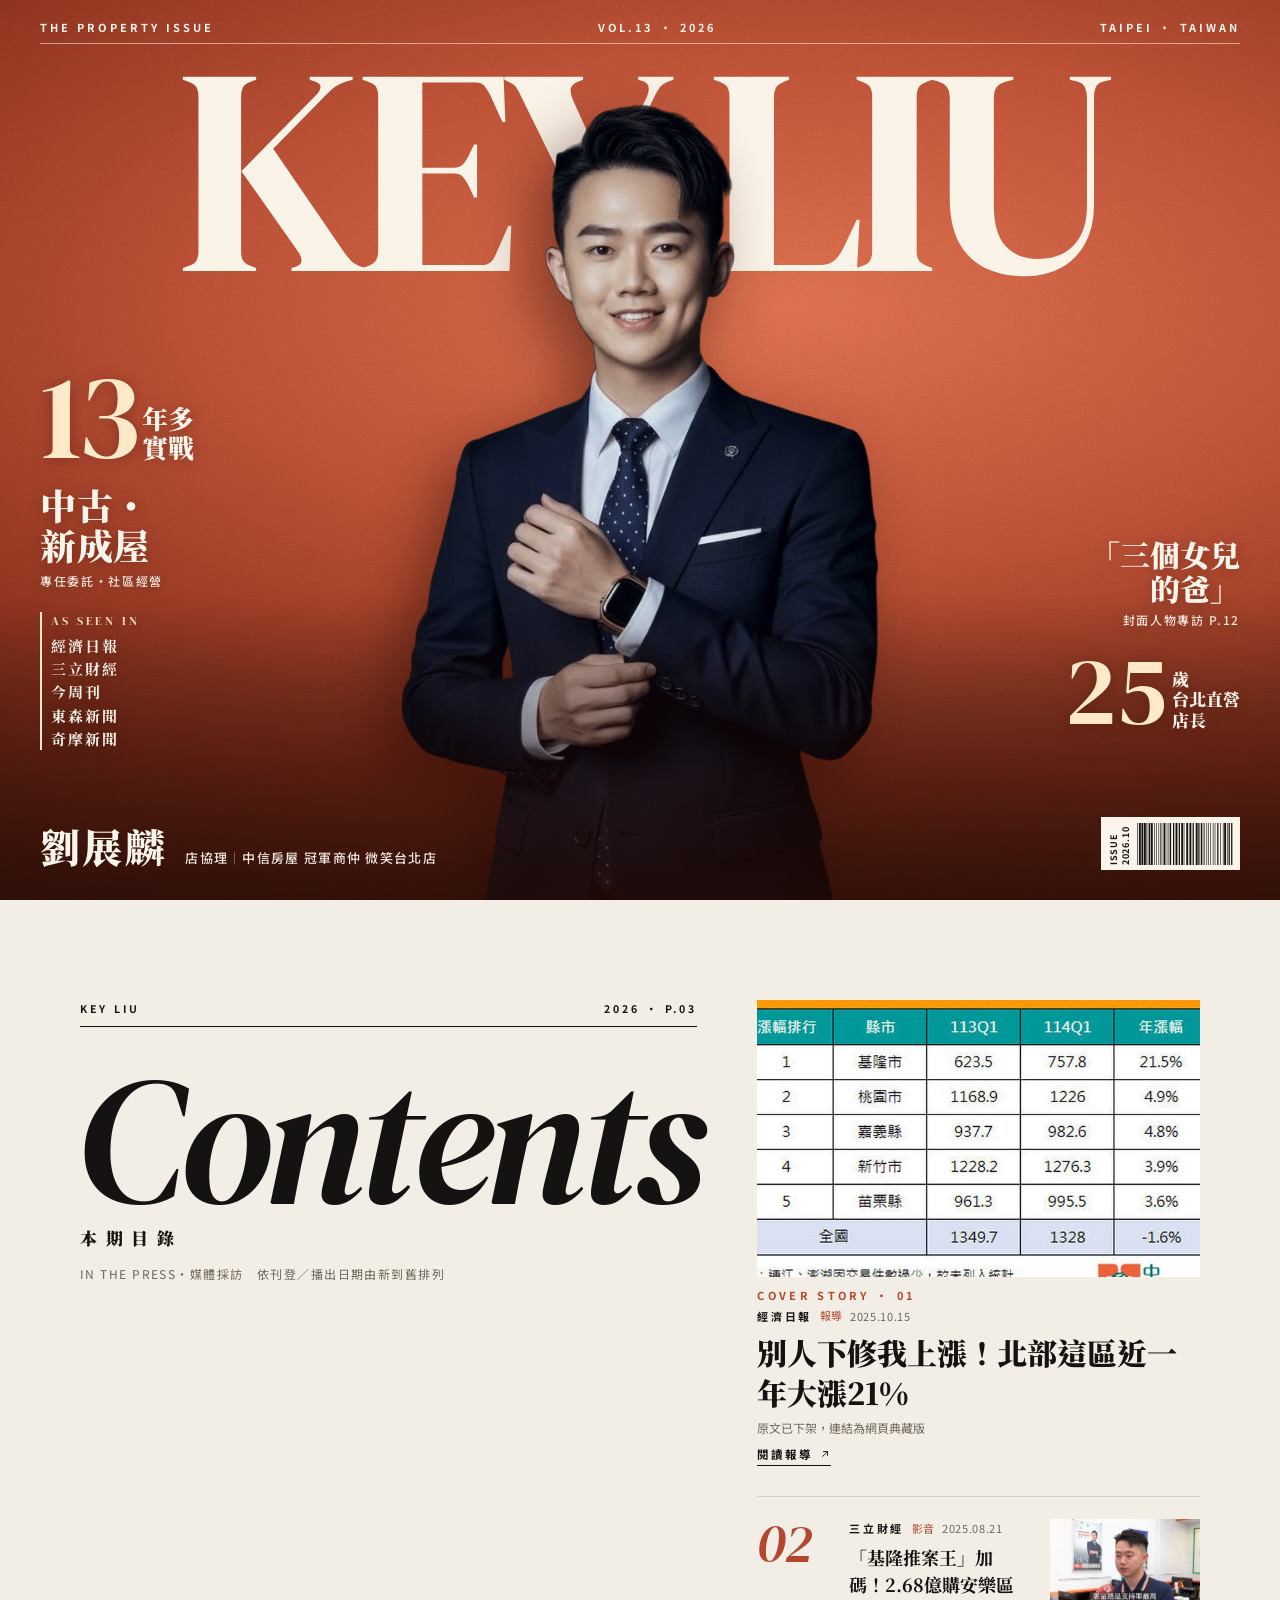
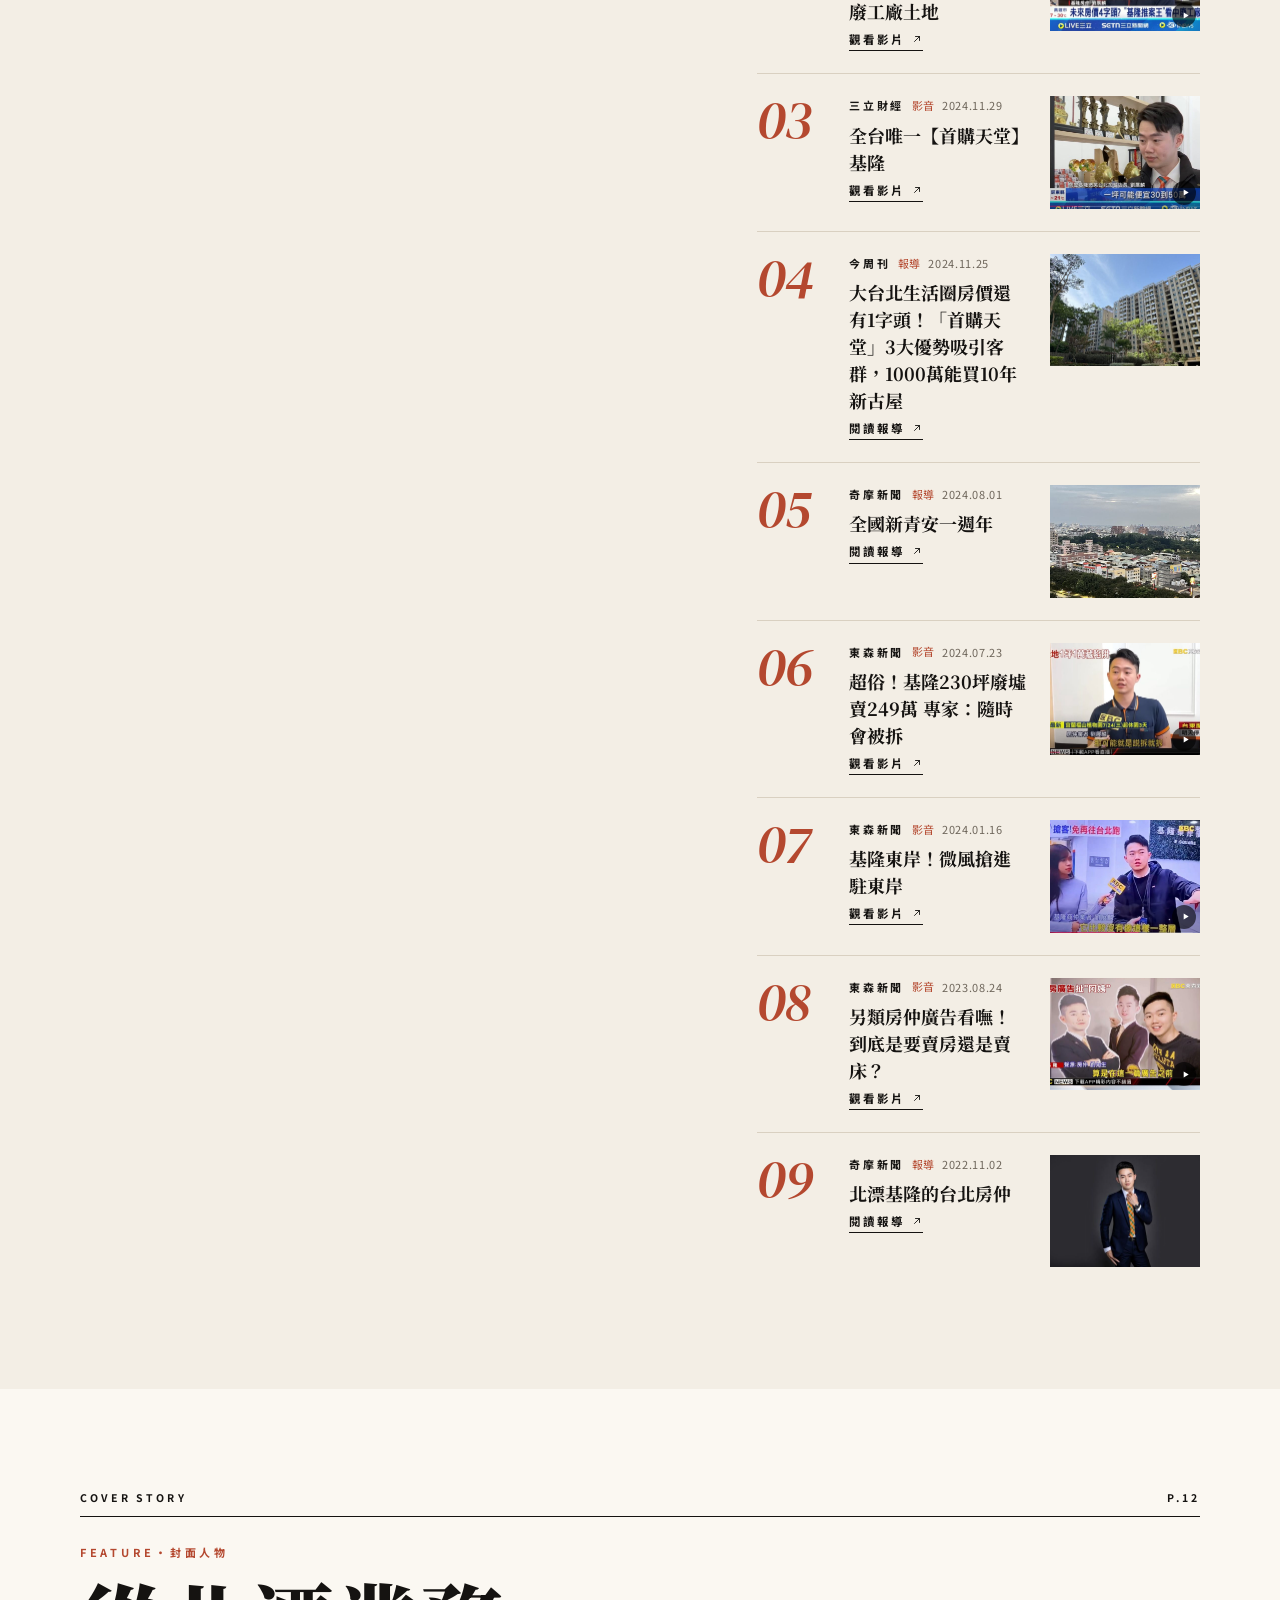
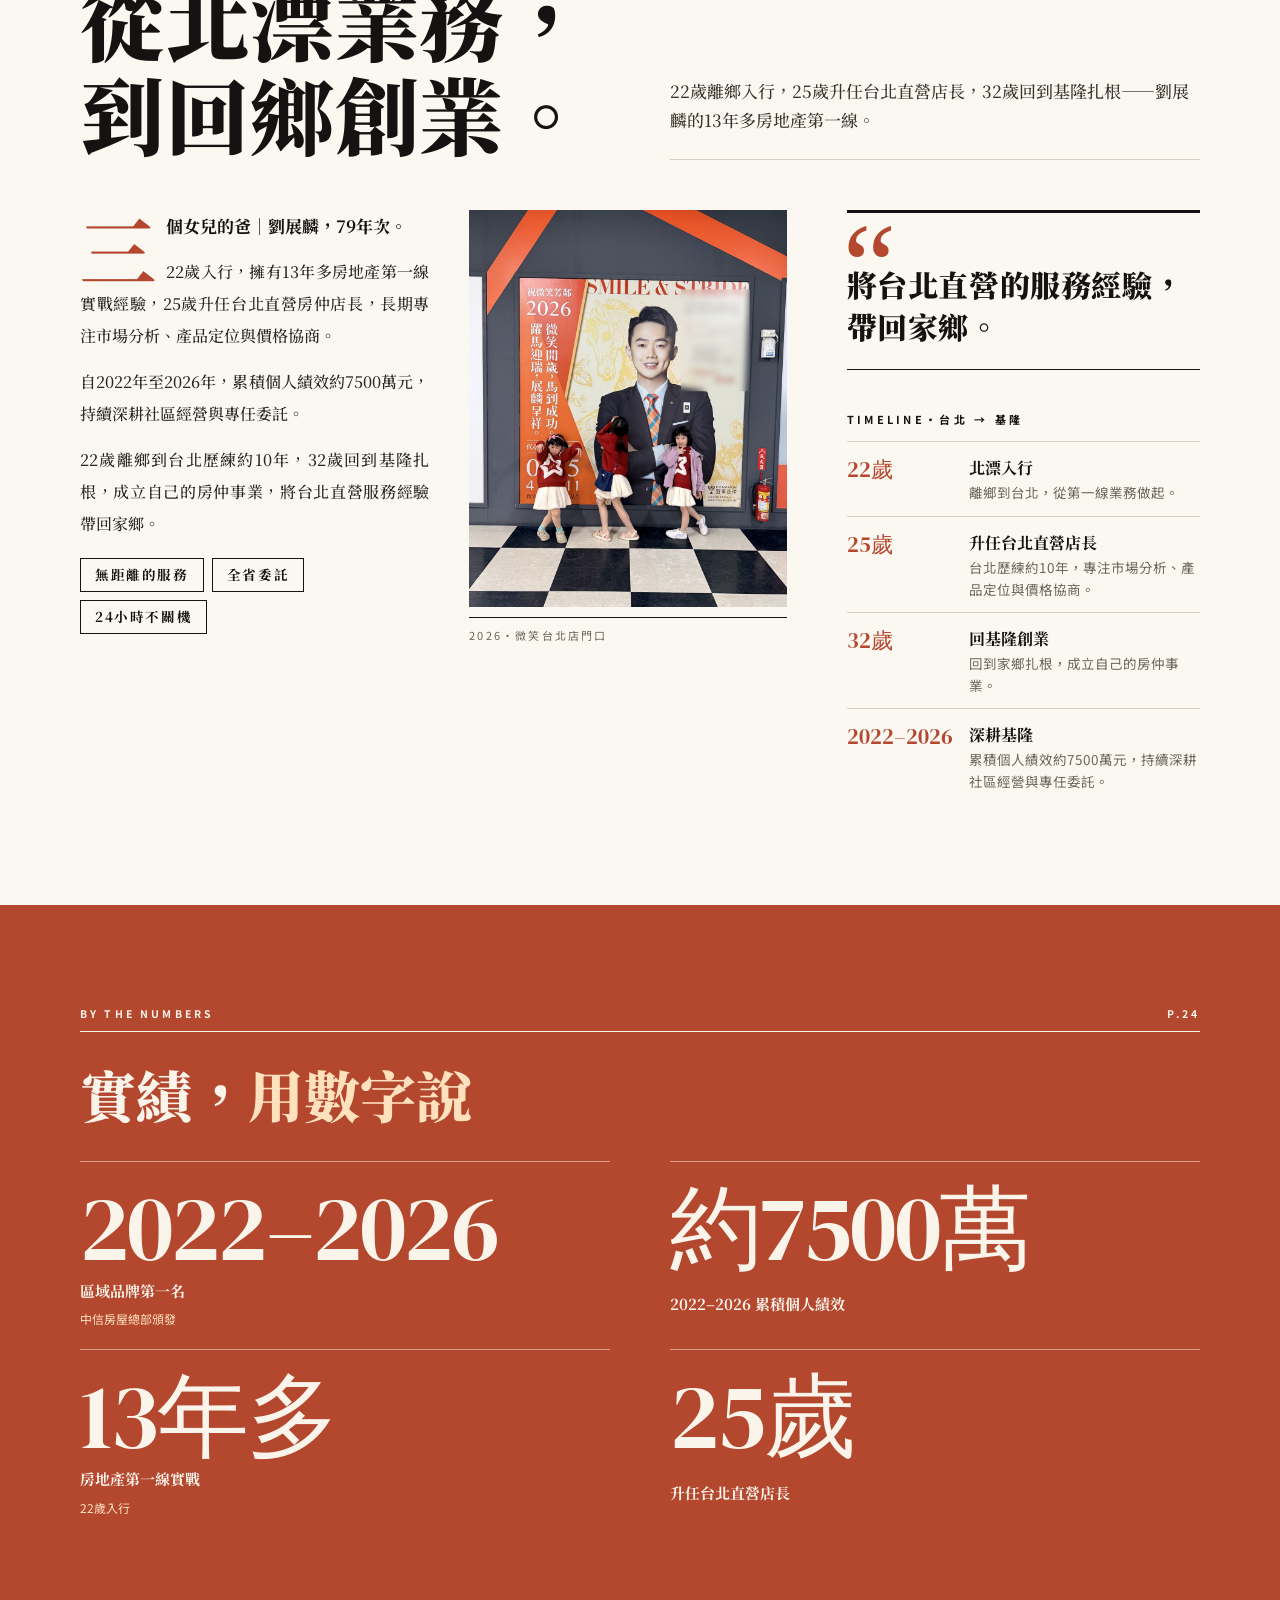
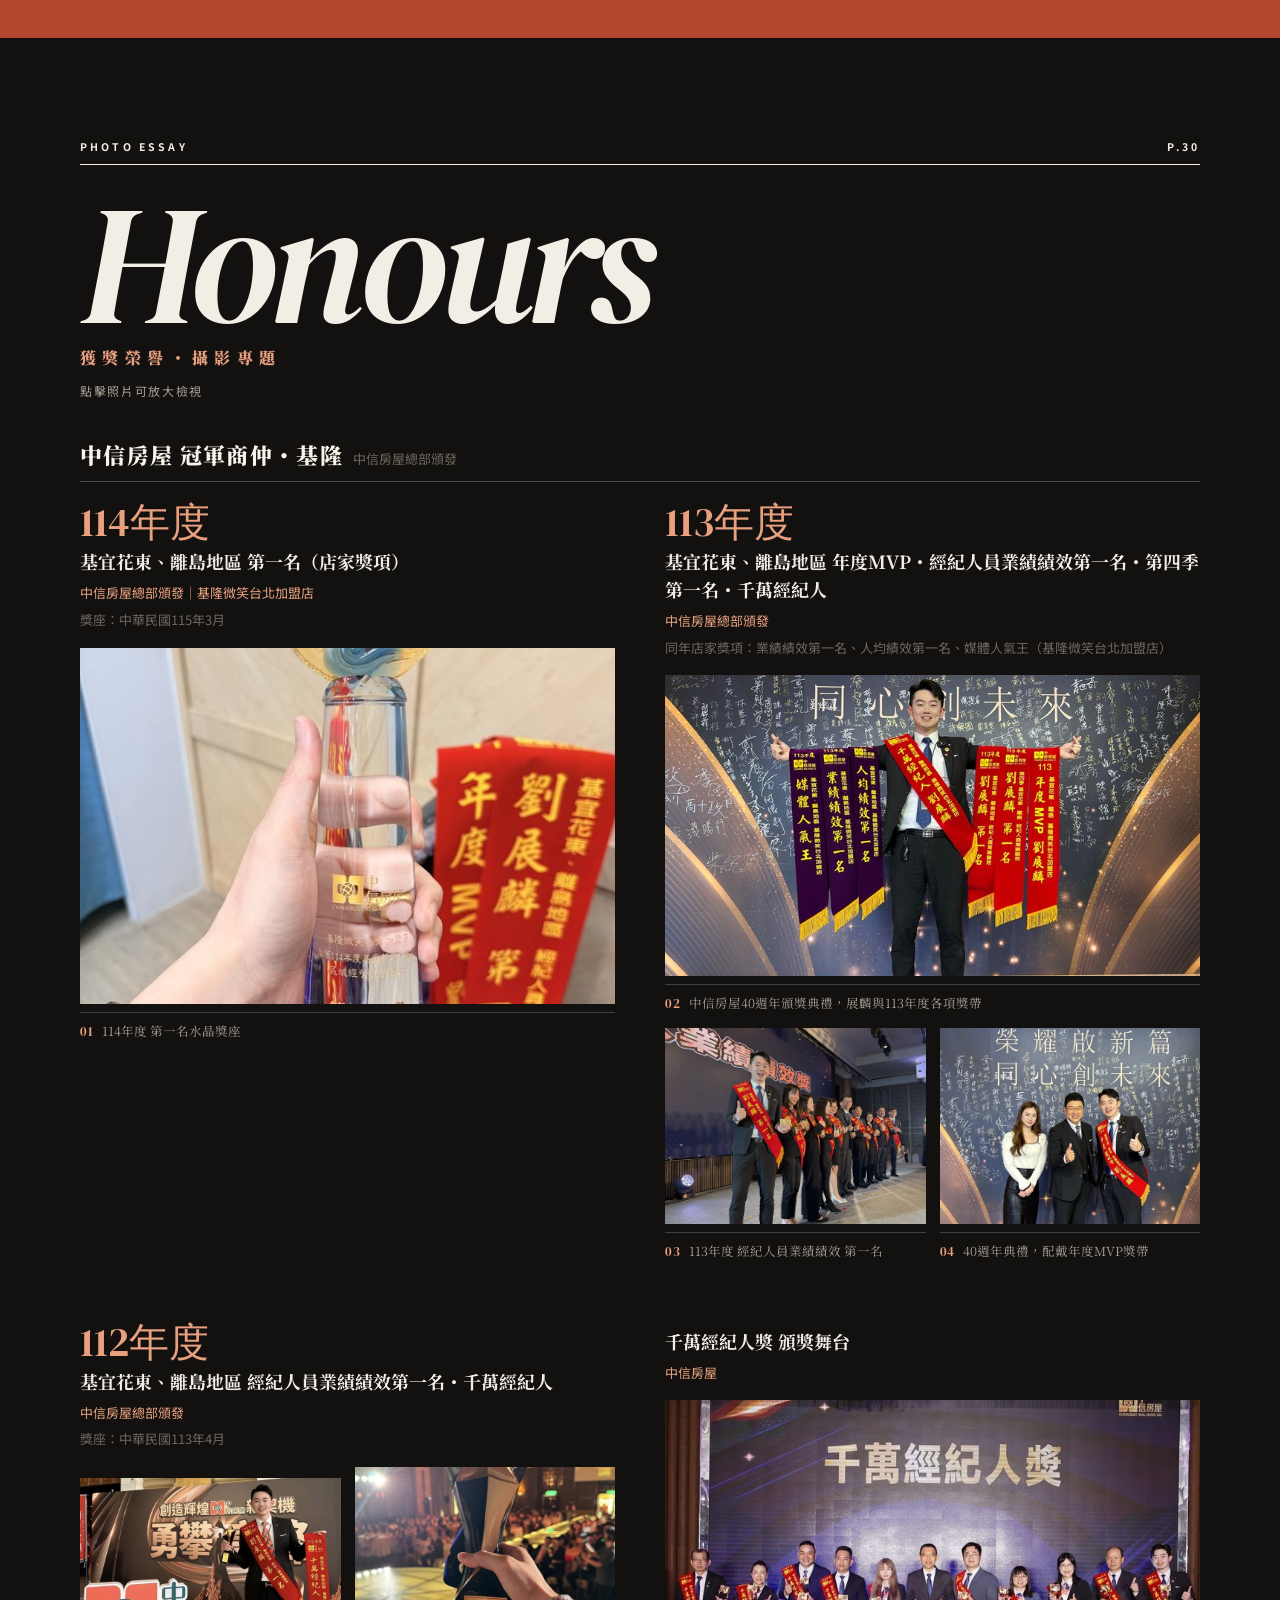
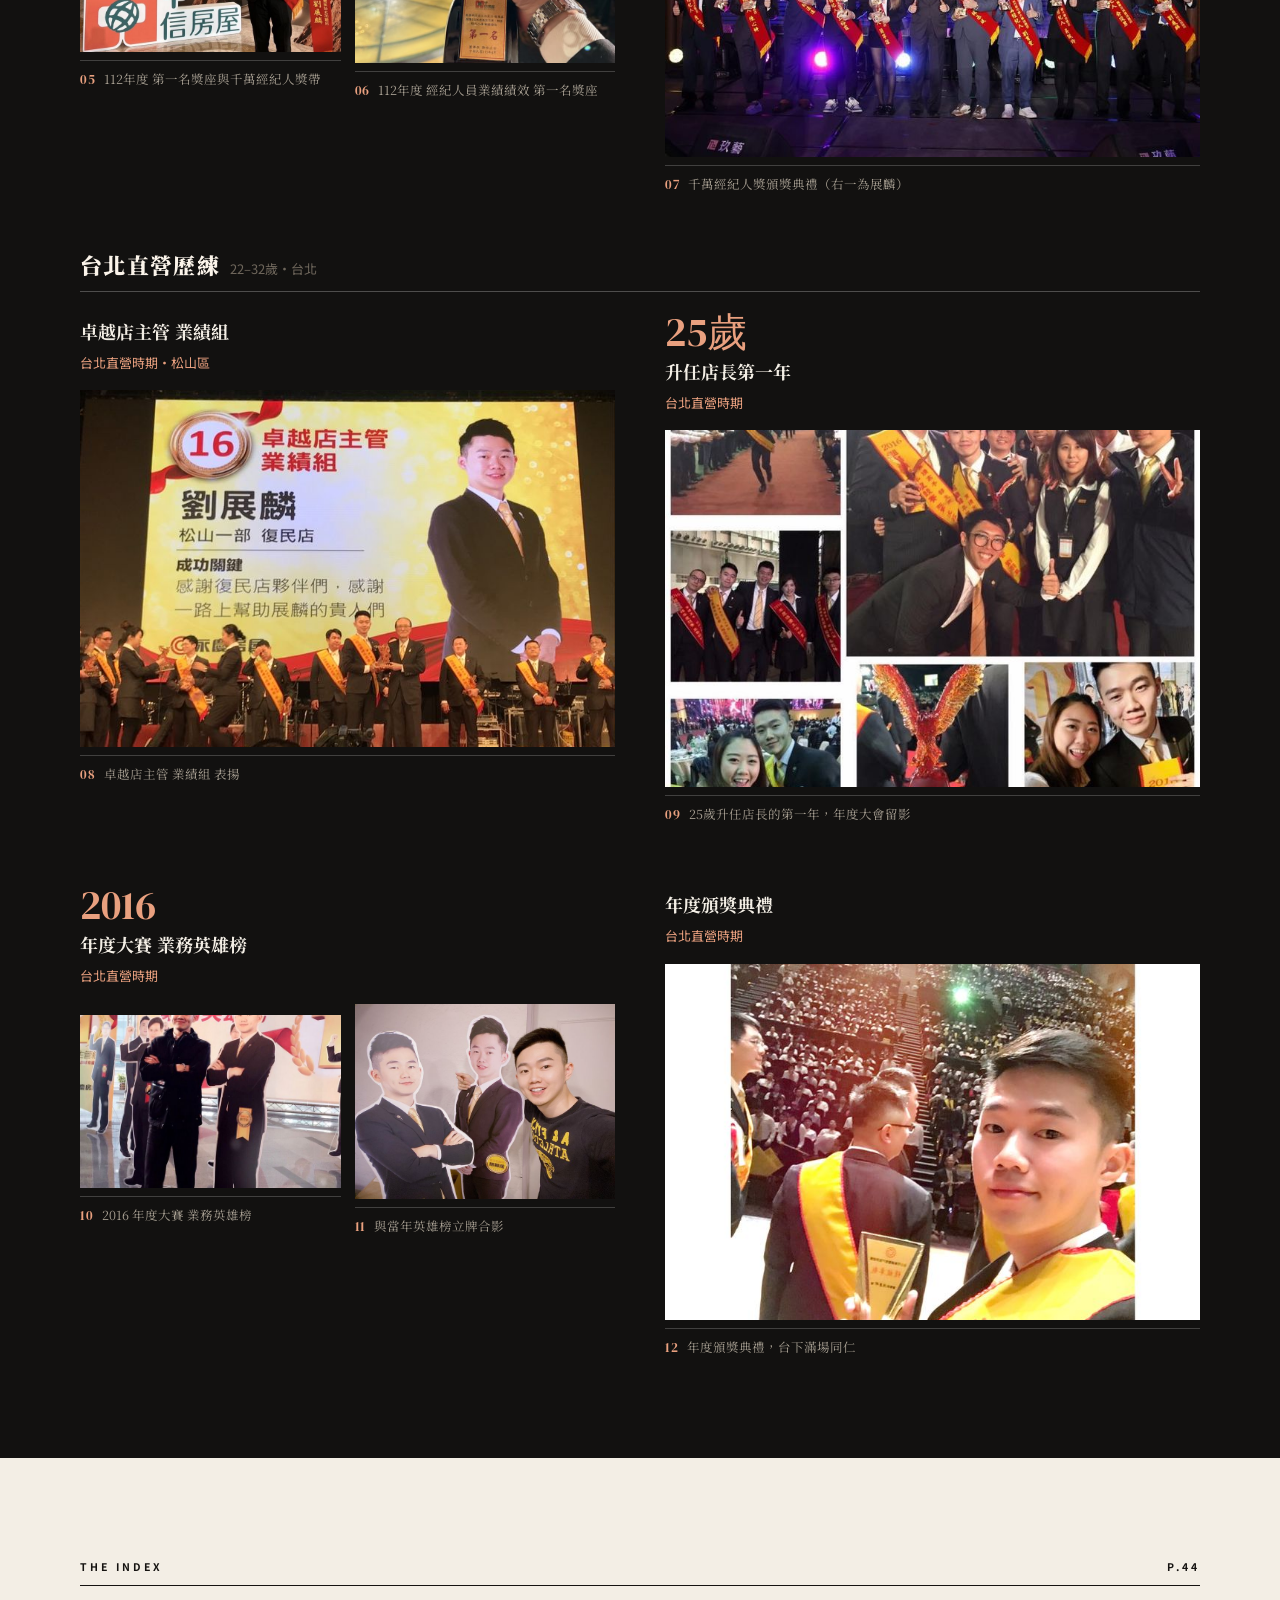
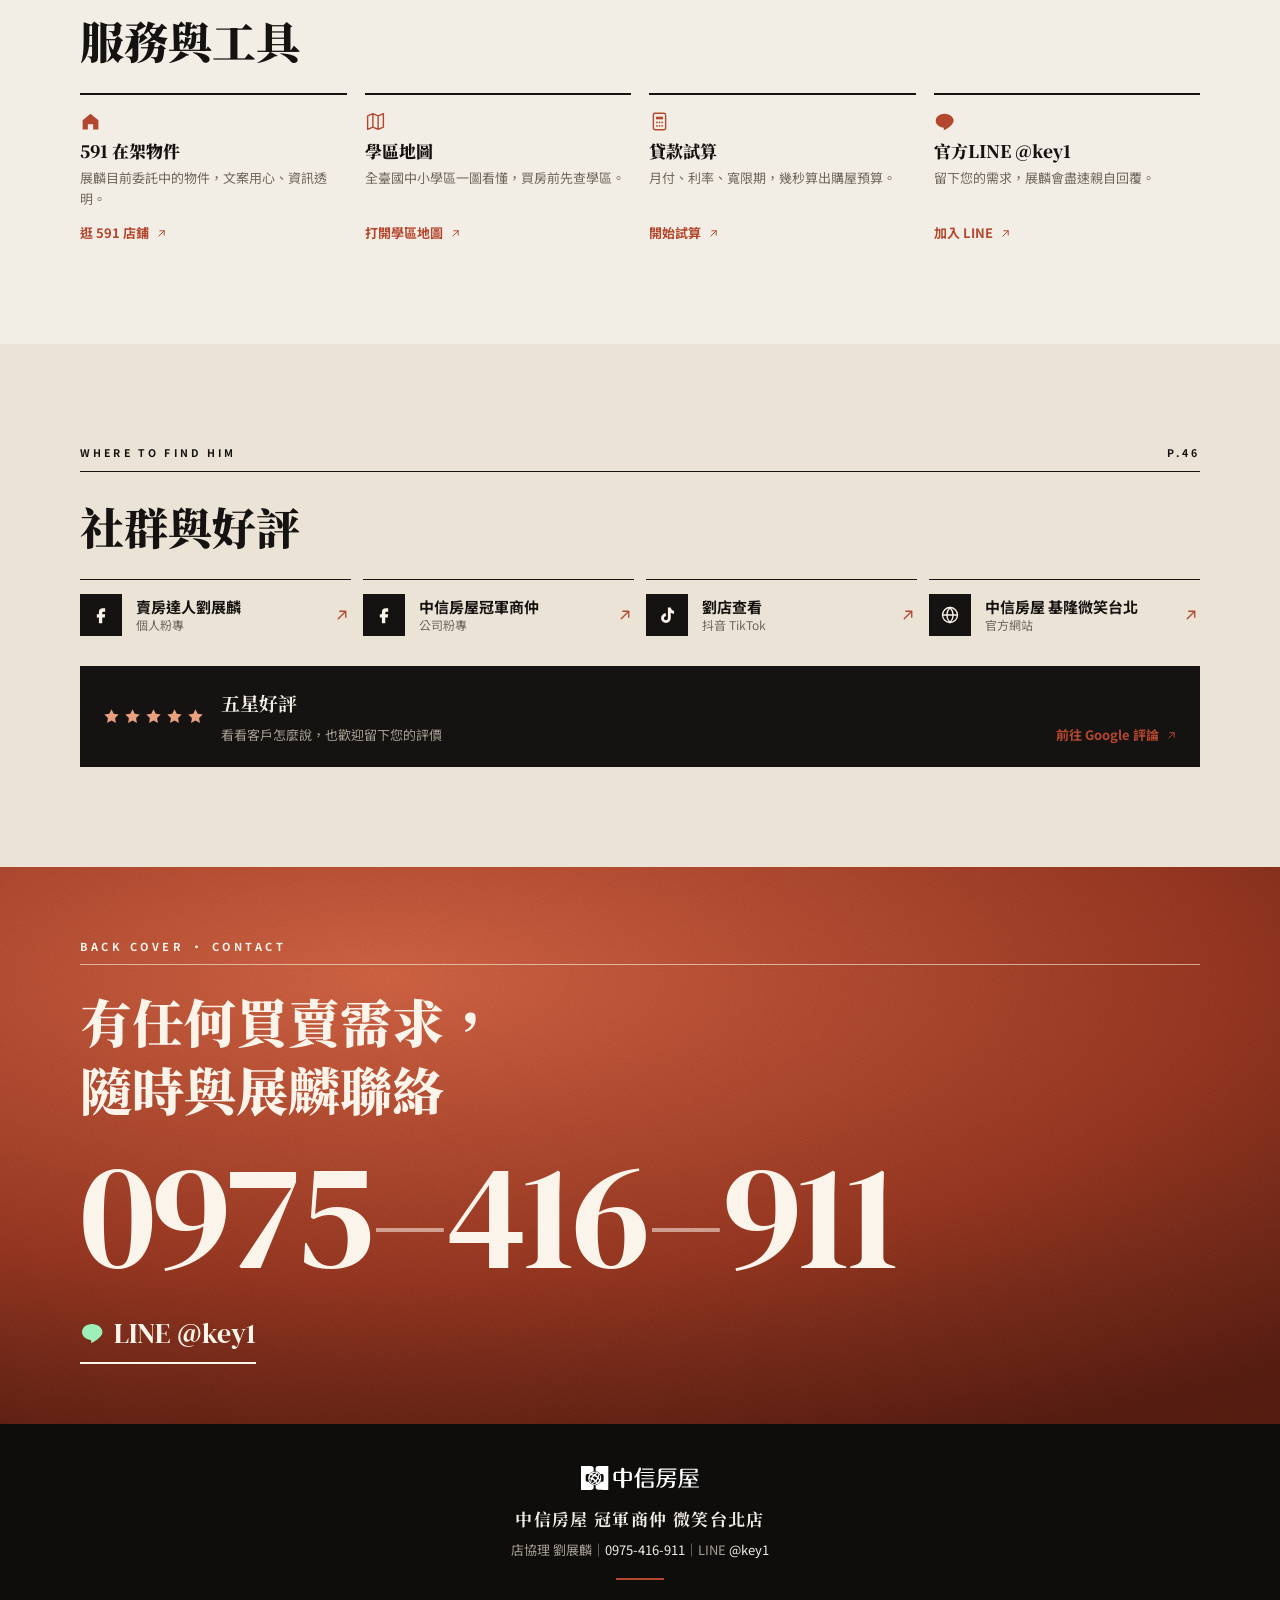
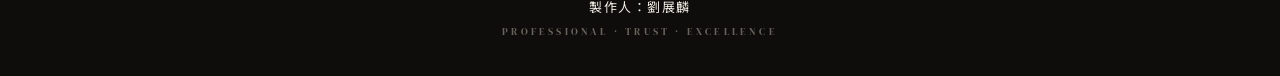
<file: index.html>
<!doctype html>
<html lang="zh-Hant-TW">
<head>
<meta charset="utf-8">
<meta name="viewport" content="width=device-width,initial-scale=1,viewport-fit=cover">
<title>劉展麟｜中信房屋 冠軍商仲 微笑台北店 店協理｜中古・新成屋</title>
<meta name="description" content="劉展麟，中信房屋 冠軍商仲 微笑台北店 店協理。基隆全區・中古・新成屋，13年多房地產第一線實戰。買房、賣房、委託，電話 0975-416-911，LINE @key1。">
<meta name="theme-color" content="#B4482F">
<link rel="canonical" href="https://key121.github.io/key-liu/">
<meta property="og:type" content="website">
<meta property="og:locale" content="zh_TW">
<meta property="og:site_name" content="劉展麟｜中信房屋 冠軍商仲">
<meta property="og:title" content="劉展麟｜中信房屋 冠軍商仲 微笑台北店 店協理">
<meta property="og:description" content="中古・新成屋｜13年多實戰。買房、賣房、委託，一通電話或加 LINE @key1。">
<meta property="og:url" content="https://key121.github.io/key-liu/">
<meta property="og:image" content="https://key121.github.io/key-liu/assets/img/og-cover-mag.jpg">
<meta property="og:image:width" content="1200">
<meta property="og:image:height" content="630">
<meta property="og:image:alt" content="劉展麟 中信房屋 冠軍商仲">
<meta name="twitter:card" content="summary_large_image">
<meta name="twitter:title" content="劉展麟｜中信房屋 冠軍商仲 微笑台北店 店協理">
<meta name="twitter:description" content="中古・新成屋｜13年多實戰。電話 0975-416-911，LINE @key1。">
<meta name="twitter:image" content="https://key121.github.io/key-liu/assets/img/og-cover-mag.jpg">
<link rel="icon" type="image/png" href="assets/img/favicon.png">
<link rel="apple-touch-icon" href="assets/img/apple-touch-icon.png">
<link rel="preconnect" href="https://fonts.googleapis.com">
<link rel="preconnect" href="https://fonts.gstatic.com" crossorigin>
<link href="https://fonts.googleapis.com/css2?family=Noto+Serif+TC:wght@500;700;900&family=Noto+Sans+TC:wght@400;500;700&display=swap" rel="stylesheet">
<link rel="stylesheet" href="css/cover.css">
<link rel="preload" as="image" href="assets/img/key-cutout.webp" type="image/webp">
<script type="application/ld+json">
{"@context":"https://schema.org","@type":"RealEstateAgent","name":"劉展麟","jobTitle":"店協理","worksFor":{"@type":"Organization","name":"中信房屋 冠軍商仲 微笑台北店"},"telephone":"+886-975-416-911","areaServed":["基隆市"],"image":"https://key121.github.io/key-liu/assets/img/key-hero.jpg","url":"https://key121.github.io/key-liu/","sameAs":["https://www.facebook.com/key591","https://www.591.com.tw/broker35638?type=2"]}
</script>
</head>
<body class="v-d">
<header class="topbar">
  <div class="wrap topbar-in">
    <a class="brand" href="#top" aria-label="回到封面"><span class="b-en">KEY LIU</span><span class="b-zh">劉展麟</span></a>
    <nav class="nav" aria-label="主要選單"><a href="#press">目錄</a><a href="#feature">專訪</a><a href="#numbers">實績</a><a href="#awards">榮譽</a><a href="#services">服務</a><a href="#social">社群</a></nav>
    <a class="top-cta" href="https://line.me/R/ti/p/@key1" target="_blank" rel="noopener"><svg viewBox="0 0 24 24" aria-hidden="true"><path d="M12 3C6.5 3 2 6.6 2 11c0 3.9 3.5 7.2 8.3 7.9.3.1.8.2.9.5.1.3.1.7 0 1l-.1.9c0 .3-.2 1 .9.5s6-3.5 8.2-6.1c1.5-1.6 2.2-3.2 2.2-4.8C22.4 6.6 17.5 3 12 3z"/></svg><span>LINE</span></a>
  </div>
</header>
<main id="top">
<section class="cover" aria-label="封面">
  <div class="cv-grain" aria-hidden="true"></div>
  <p class="cv-rail"><span>THE PROPERTY ISSUE</span><span>VOL.13 · 2026</span><span class="hide-s">TAIPEI · TAIWAN</span></p>
  <h1 class="cv-mast"><span aria-hidden="true">KEY LIU</span><span class="sr">劉展麟 KEY LIU</span></h1>
  <div class="cv-fig"><picture class="cut"><source srcset="assets/img/key-cutout.webp" type="image/webp"><img src="assets/img/key-cutout.png" alt="劉展麟 形象照" width="596" height="944" fetchpriority="high"></picture></div>
  <div class="cv-lines cv-left">
    <p class="cl cl-num"><b>13</b><span>年多<br>實戰</span></p>
    <p class="cl cl-svc">中古・<br>新成屋<small>專任委託・社區經營</small></p>
    <p class="cl cl-seen"><small>AS SEEN IN</small>經濟日報<br>三立財經<br>今周刊<br>東森新聞<br>奇摩新聞</p>
  </div>
  <div class="cv-lines cv-right">
    <p class="cl cl-q">「三個女兒<br>的爸」<small>封面人物專訪 P.12</small></p>
    <p class="cl cl-25"><b>25</b><span>歲<br>台北直營<br>店長</span></p>
  </div>
  <div class="cv-foot">
    <p class="cv-name"><span class="nm">劉展麟</span><span class="role">店協理<i>｜</i>中信房屋 冠軍商仲 微笑台北店</span></p>
    <div class="cv-code"><span class="cv-issue">ISSUE<br>2026.10</span><svg class="bc" viewBox="0 0 152 46" preserveAspectRatio="none" aria-hidden="true"><rect x="0" y="0" width="1" height="46"/><rect x="3" y="0" width="3" height="46"/><rect x="7" y="0" width="3" height="46"/><rect x="11" y="0" width="3" height="46"/><rect x="15" y="0" width="1" height="46"/><rect x="17" y="0" width="1" height="46"/><rect x="19" y="0" width="2" height="46"/><rect x="22" y="0" width="3" height="46"/><rect x="27" y="0" width="1" height="46"/><rect x="30" y="0" width="1" height="46"/><rect x="34" y="0" width="1" height="46"/><rect x="37" y="0" width="1" height="46"/><rect x="39" y="0" width="1" height="46"/><rect x="42" y="0" width="3" height="46"/><rect x="47" y="0" width="1" height="46"/><rect x="50" y="0" width="1" height="46"/><rect x="52" y="0" width="2" height="46"/><rect x="57" y="0" width="2" height="46"/><rect x="61" y="0" width="3" height="46"/><rect x="66" y="0" width="2" height="46"/><rect x="70" y="0" width="3" height="46"/><rect x="74" y="0" width="1" height="46"/><rect x="78" y="0" width="3" height="46"/><rect x="83" y="0" width="3" height="46"/><rect x="88" y="0" width="2" height="46"/><rect x="93" y="0" width="3" height="46"/><rect x="97" y="0" width="2" height="46"/><rect x="101" y="0" width="2" height="46"/><rect x="104" y="0" width="1" height="46"/><rect x="106" y="0" width="1" height="46"/><rect x="110" y="0" width="1" height="46"/><rect x="113" y="0" width="1" height="46"/><rect x="116" y="0" width="1" height="46"/><rect x="120" y="0" width="1" height="46"/><rect x="123" y="0" width="1" height="46"/><rect x="127" y="0" width="2" height="46"/><rect x="132" y="0" width="1" height="46"/><rect x="136" y="0" width="1" height="46"/><rect x="138" y="0" width="3" height="46"/><rect x="143" y="0" width="1" height="46"/><rect x="145" y="0" width="2" height="46"/><rect x="149" y="0" width="2" height="46"/></svg></div>
  </div>
</section>

<section class="contents" id="press">
  <div class="wrap">
    <div class="ct-head reveal">
      <p class="folio"><span>KEY LIU</span><span>2026 · P.03</span></p>
      <h2 class="ct-title"><em>Contents</em><span>本期目錄</span></h2>
      <p class="ct-sub">IN THE PRESS・媒體採訪　依刊登／播出日期由新到舊排列</p>
    </div>
    <div class="press-grid" data-render="press"></div>
  </div>
</section>

<section class="feature" id="feature">
  <div class="wrap">
    <div class="ft-head reveal">
      <p class="folio"><span>COVER STORY</span><span>P.12</span></p>
      <p class="ft-kicker">FEATURE・封面人物</p>
      <h2 class="ft-title">從北漂業務，<br>到回鄉創業。</h2>
      <p class="ft-deck">22歲離鄉入行，25歲升任台北直營店長，32歲回到基隆扎根——劉展麟的13年多房地產第一線。</p>
    </div>
    <div class="ft-body">
      <div class="about" data-render="about"></div>
      <blockquote class="pull reveal"><p>將台北直營的服務經驗，<br>帶回家鄉。</p></blockquote>
      <aside class="ft-side reveal"><p class="side-k">TIMELINE・台北 → 基隆</p><ol class="story" data-render="story" aria-label="經歷"></ol></aside>
    </div>
  </div>
</section>

<section class="numbers" id="numbers">
  <div class="wrap">
    <div class="nb-head reveal"><p class="folio"><span>BY THE NUMBERS</span><span>P.24</span></p><h2>實績，<em>用數字說</em></h2></div>
    <div class="stats" data-render="stats"></div>
  </div>
</section>

<section class="essay" id="awards">
  <div class="wrap">
    <div class="es-head reveal">
      <p class="folio"><span>PHOTO ESSAY</span><span>P.30</span></p>
      <h2 class="es-title"><em>Honours</em><span>獲獎榮譽・攝影專題</span></h2>
      <p class="es-sub">點擊照片可放大檢視</p>
    </div>
    <div class="timeline" data-render="awards"></div>
  </div>
</section>

<section class="index" id="services">
  <div class="wrap">
    <div class="ix-head reveal"><p class="folio"><span>THE INDEX</span><span>P.44</span></p><h2>服務與工具</h2></div>
    <div class="svc-grid" data-render="services"></div>
  </div>
</section>

<section class="where" id="social">
  <div class="wrap">
    <div class="ix-head reveal"><p class="folio"><span>WHERE TO FIND HIM</span><span>P.46</span></p><h2>社群與好評</h2></div>
    <div class="social-grid" data-render="social"></div>
    <div data-render="review"></div>
  </div>
</section>

<section class="backcover" aria-label="聯絡展麟">
  <div class="cv-grain" aria-hidden="true"></div>
  <div class="wrap reveal">
    <p class="bk-k">BACK COVER · CONTACT</p>
    <h2>有任何買賣需求，<br>隨時與展麟聯絡</h2>
    <a class="bk-tel" href="tel:0975416911" aria-label="撥打電話 0975-416-911">0975<span>–</span>416<span>–</span>911</a>
    <a class="bk-line" href="https://line.me/R/ti/p/@key1" target="_blank" rel="noopener"><svg viewBox="0 0 24 24" aria-hidden="true"><path d="M12 3C6.5 3 2 6.6 2 11c0 3.9 3.5 7.2 8.3 7.9.3.1.8.2.9.5.1.3.1.7 0 1l-.1.9c0 .3-.2 1 .9.5s6-3.5 8.2-6.1c1.5-1.6 2.2-3.2 2.2-4.8C22.4 6.6 17.5 3 12 3z"/></svg>LINE @key1</a>
  </div>
</section>
</main>

<footer class="footer">
  <div class="wrap">
    <img class="cth" src="assets/cth-lockup-white.svg" alt="中信房屋" width="118" height="24" loading="lazy">
    <p class="f-name">中信房屋 冠軍商仲 微笑台北店</p>
    <p class="f-contact">店協理 劉展麟｜<a href="tel:0975416911">0975-416-911</a>｜LINE <a href="https://line.me/R/ti/p/@key1" target="_blank" rel="noopener">@key1</a></p>
    <span class="gold-rule"></span>
    <p class="credit">製作人：劉展麟</p>
    <p class="micro">PROFESSIONAL · TRUST · EXCELLENCE</p>
  </div>
</footer>

<div class="sticky-bar" role="navigation" aria-label="快速聯絡">
  <a class="sb-tel" href="tel:0975416911"><svg viewBox="0 0 24 24" aria-hidden="true"><path d="M6.6 10.8a15.1 15.1 0 0 0 6.6 6.6l2.2-2.2a1 1 0 0 1 1-.25 11.4 11.4 0 0 0 3.6.57 1 1 0 0 1 1 1V20a1 1 0 0 1-1 1A17 17 0 0 1 3 4a1 1 0 0 1 1-1h3.5a1 1 0 0 1 1 1c0 1.25.2 2.45.57 3.57a1 1 0 0 1-.25 1z"/></svg>撥打 0975-416-911</a>
  <a class="sb-line" href="https://line.me/R/ti/p/@key1" target="_blank" rel="noopener"><svg viewBox="0 0 24 24" aria-hidden="true"><path d="M12 3C6.5 3 2 6.6 2 11c0 3.9 3.5 7.2 8.3 7.9.3.1.8.2.9.5.1.3.1.7 0 1l-.1.9c0 .3-.2 1 .9.5s6-3.5 8.2-6.1c1.5-1.6 2.2-3.2 2.2-4.8C22.4 6.6 17.5 3 12 3z"/></svg>加LINE @key1</a>
</div>

<div class="lightbox" id="lightbox" hidden aria-modal="true" role="dialog" aria-label="照片檢視">
  <button class="lb-close" aria-label="關閉">×</button>
  <button class="lb-prev" aria-label="上一張">‹</button>
  <figure><img alt=""><figcaption></figcaption></figure>
  <button class="lb-next" aria-label="下一張">›</button>
</div>
<noscript><p style="padding:20px;text-align:center">電話 <a href="tel:0975416911">0975-416-911</a>｜LINE <a href="https://line.me/R/ti/p/@key1">@key1</a></p></noscript>
<script src="js/main.js" defer></script>
<script src="js/cover.js" defer></script>
</body>
</html>
</file>
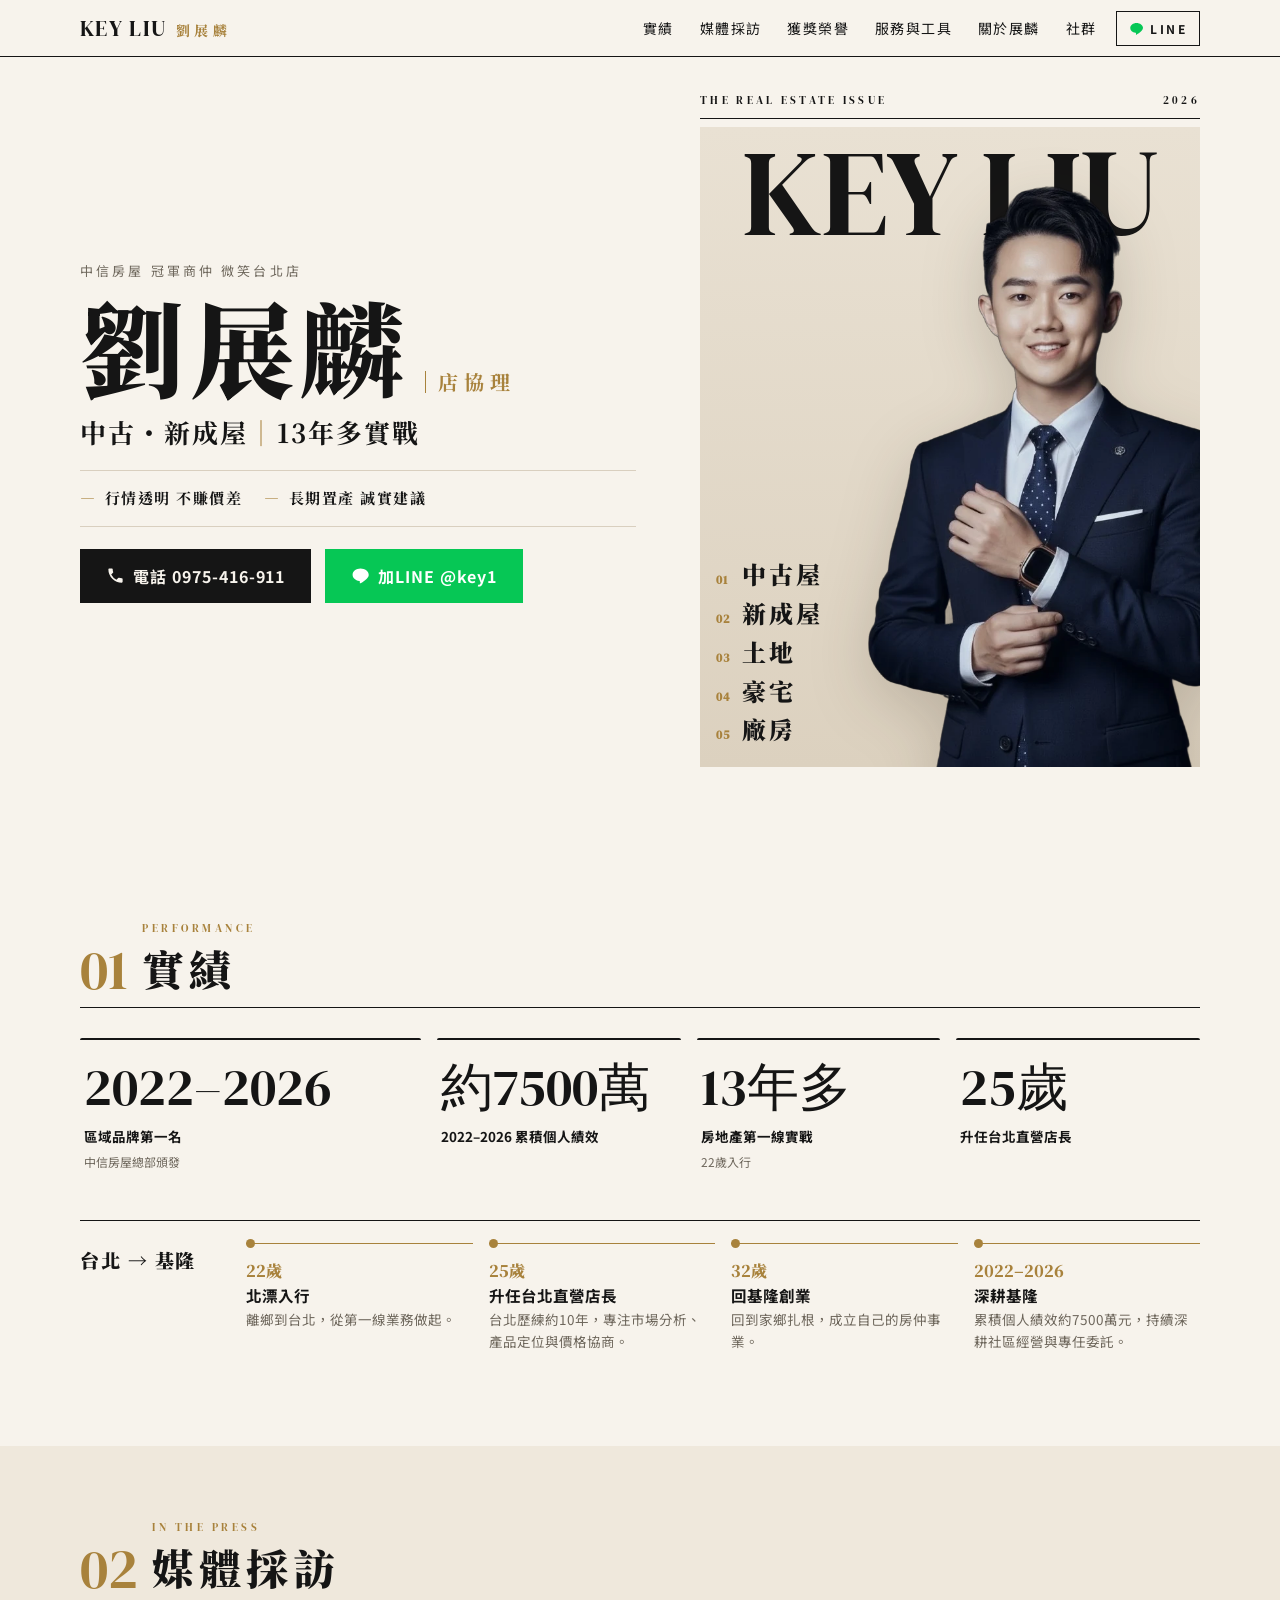
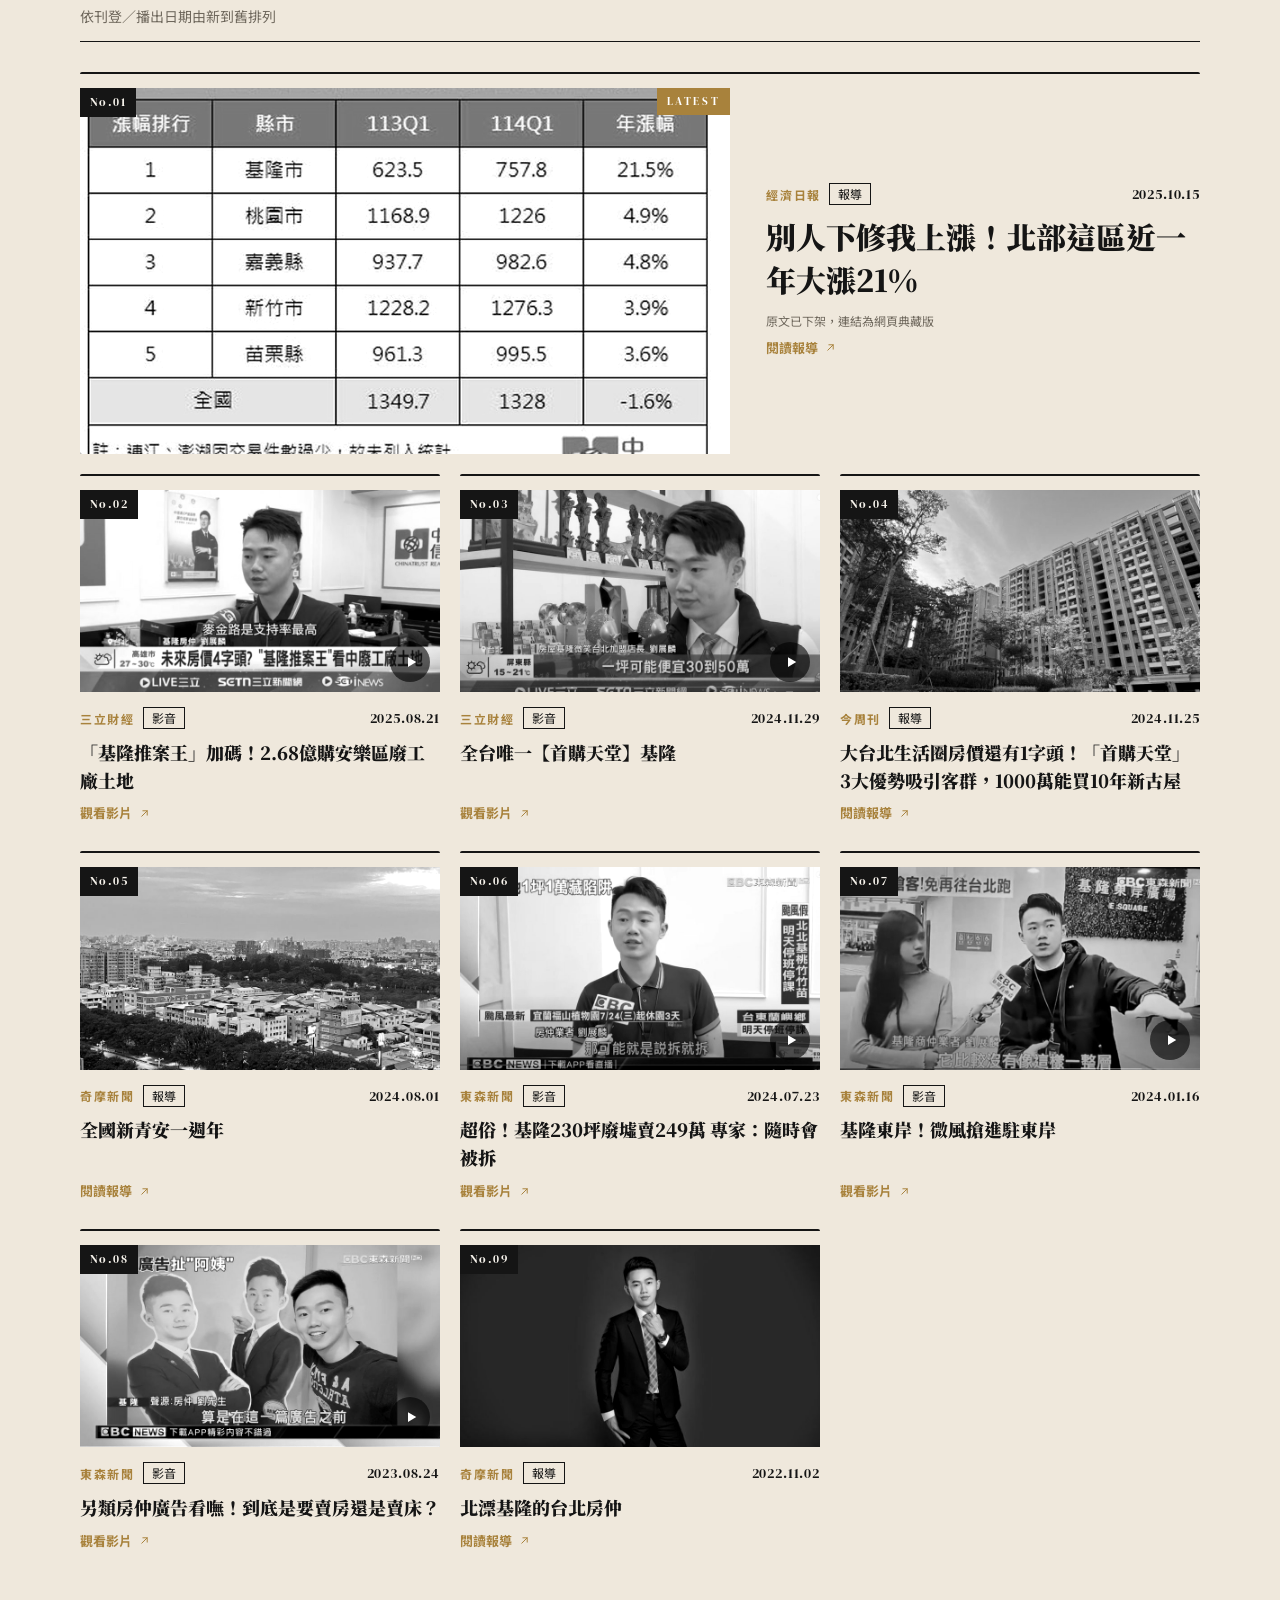
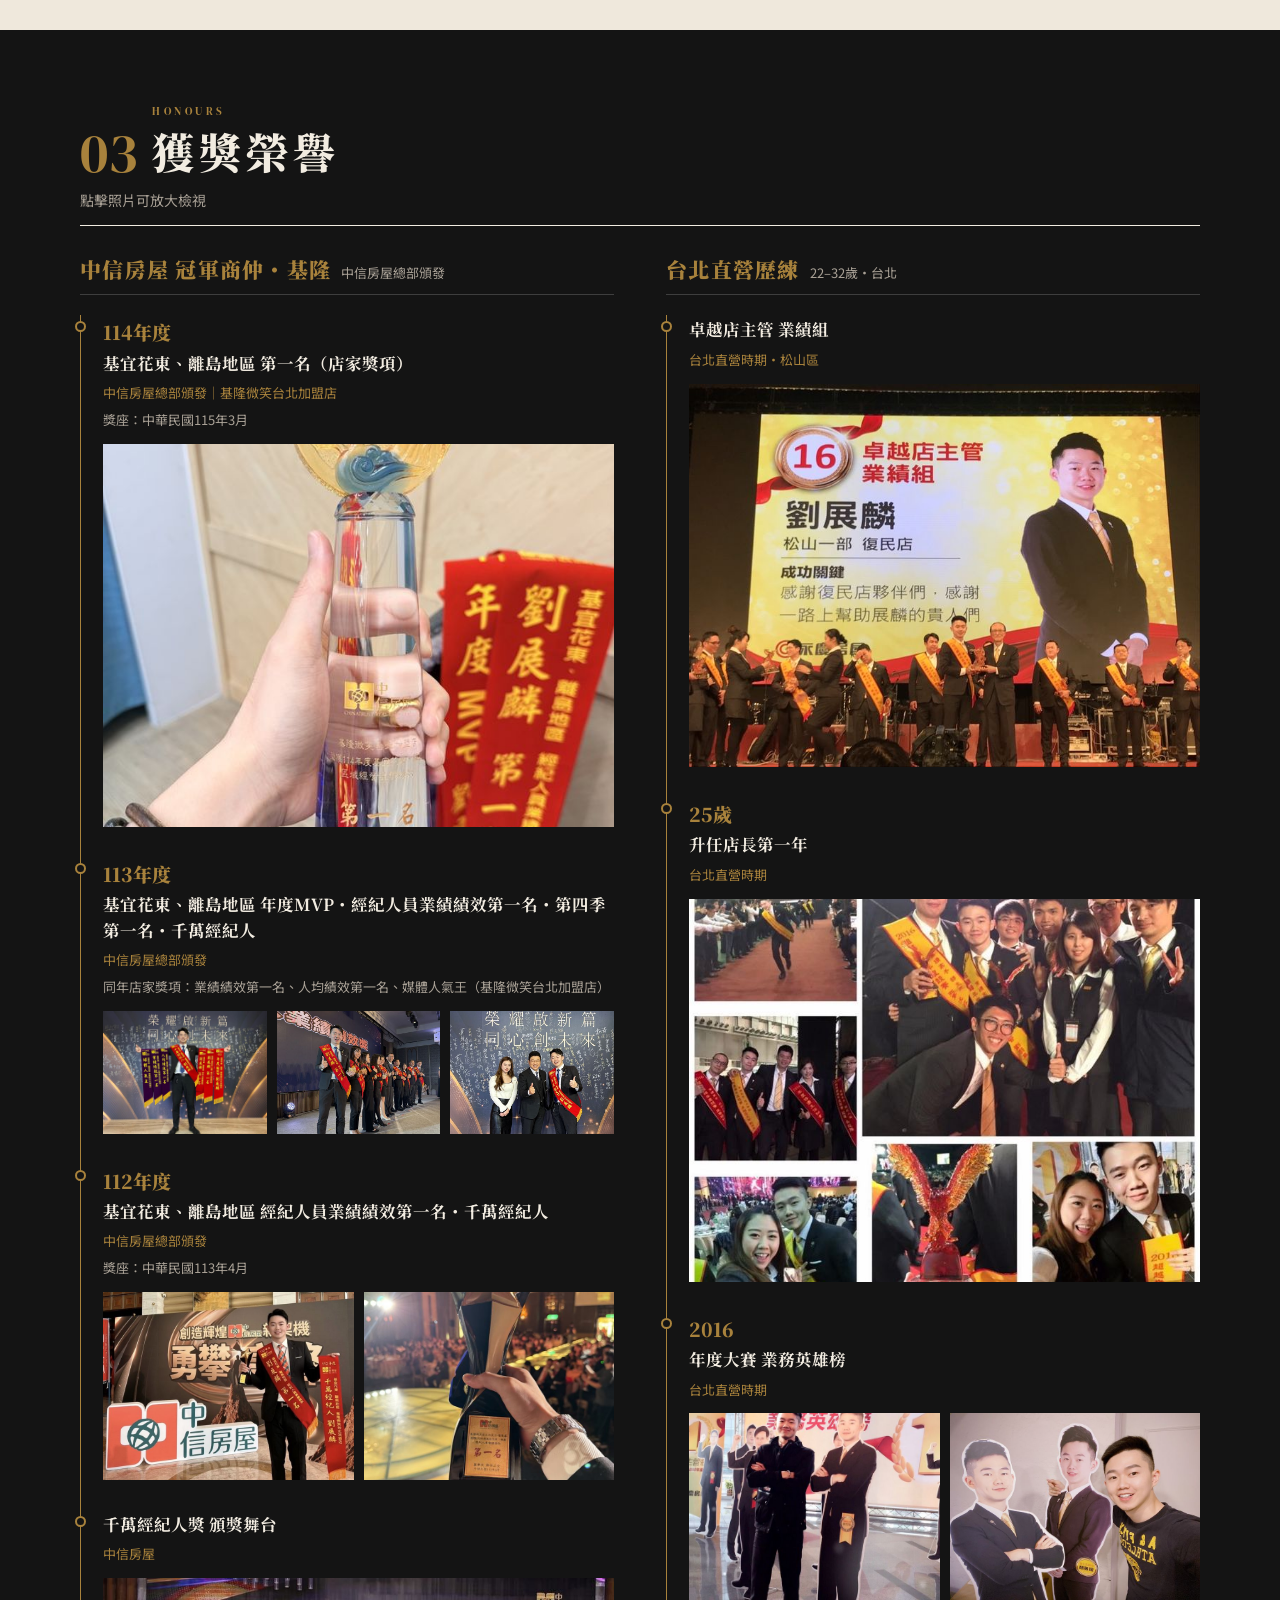
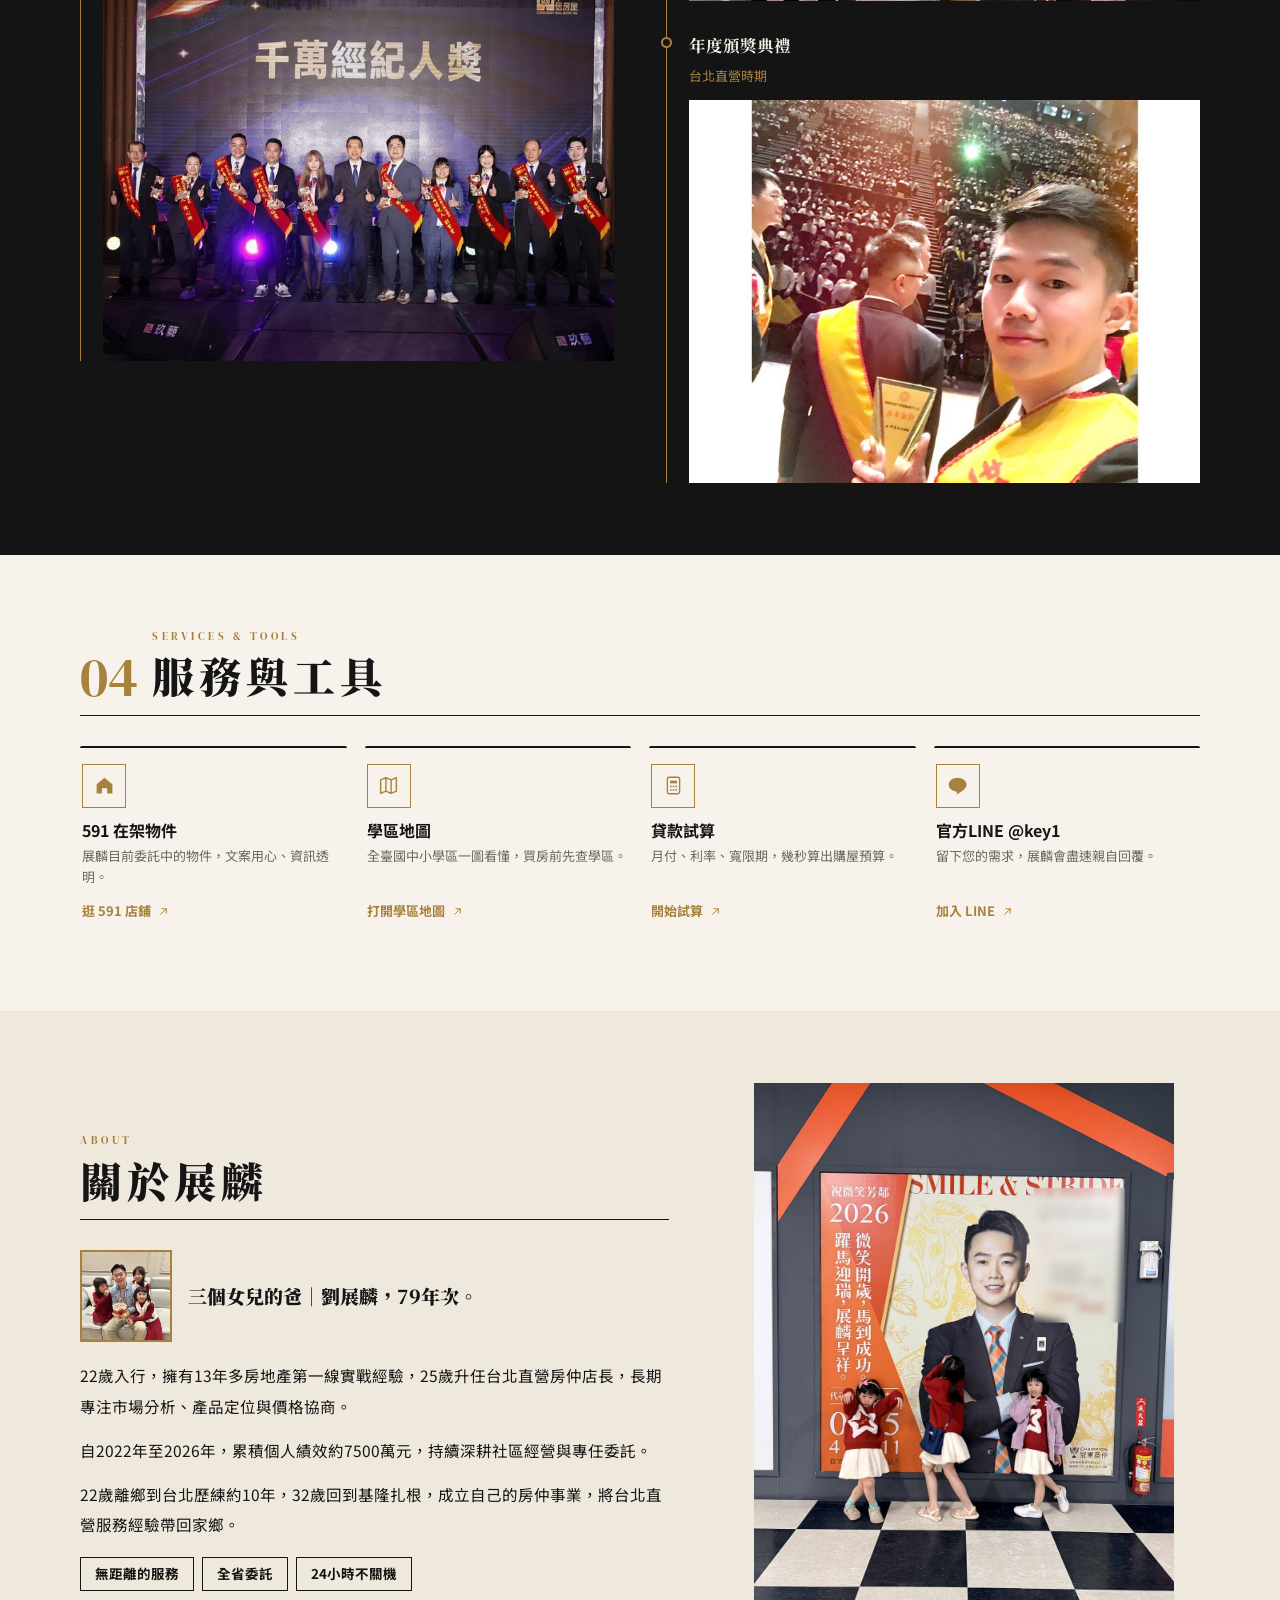
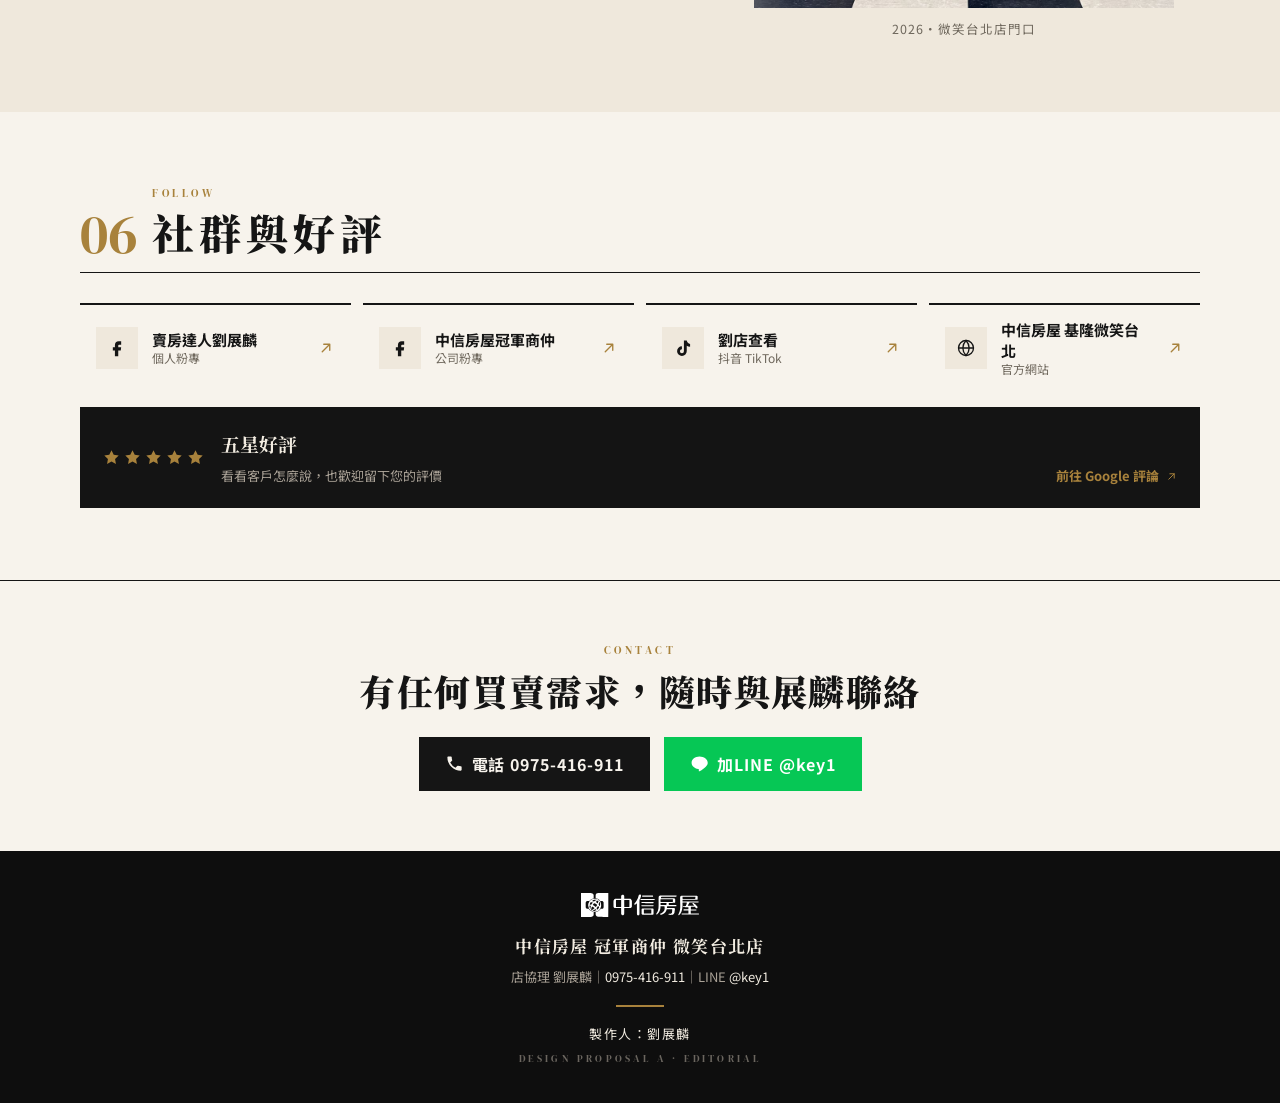
<file: v/a/index.html>
<!doctype html>
<html lang="zh-Hant-TW">
<head>
<meta charset="utf-8">
<meta name="viewport" content="width=device-width,initial-scale=1,viewport-fit=cover">
<meta name="robots" content="noindex,nofollow">
<title>設計提案 A｜雜誌封面｜劉展麟</title>
<meta name="theme-color" content="#F6F1E8">
<link rel="icon" href="../../assets/img/favicon.png">
<link rel="preconnect" href="https://fonts.googleapis.com"><link rel="preconnect" href="https://fonts.gstatic.com" crossorigin>
<link rel="stylesheet" href="https://fonts.googleapis.com/css2?family=Noto+Serif+TC:wght@500;700;900&family=Noto+Sans+TC:wght@400;500;700&display=swap">
<link rel="preload" as="image" href="../../assets/img/key-cutout.webp" type="image/webp">
<link rel="stylesheet" href="../base.css">
<link rel="stylesheet" href="a.css">
</head>
<body class="v-a" data-base="../../">
<header class="topbar">
  <div class="wrap topbar-in">
    <a class="brand" href="#top" aria-label="回到頂端"><span class="b-en">KEY LIU</span><span class="b-zh">劉展麟</span></a>
    <nav class="nav" aria-label="主要選單"><a href="#stats">實績</a><a href="#press">媒體採訪</a><a href="#awards">獲獎榮譽</a><a href="#services">服務與工具</a><a href="#about">關於展麟</a><a href="#social">社群</a></nav>
    <a class="top-cta" href="https://line.me/R/ti/p/@key1" target="_blank" rel="noopener"><svg viewBox="0 0 24 24" aria-hidden="true"><path d="M12 3C6.5 3 2 6.6 2 11c0 3.9 3.5 7.2 8.3 7.9.3.1.8.2.9.5.1.3.1.7 0 1l-.1.9c0 .3-.2 1 .9.5s6-3.5 8.2-6.1c1.5-1.6 2.2-3.2 2.2-4.8C22.4 6.6 17.5 3 12 3z"/></svg><span>LINE</span></a>
  </div>
</header>
<main id="top">
<section class="hero">
  <div class="wrap hero-grid">
    <div class="cover reveal">
      <p class="cover-top"><span>THE REAL ESTATE ISSUE</span><span>2026</span></p>
      <div class="cover-photo">
        <div class="masthead" aria-hidden="true">KEY LIU</div>
        <picture class="cut"><source srcset="../../assets/img/key-cutout.webp" type="image/webp"><img src="../../assets/img/key-cutout.png" alt="劉展麟 形象照" width="596" height="944" fetchpriority="high"></picture>
        <ol class="coverlines" aria-label="服務項目"><li><i>01</i>中古屋</li><li><i>02</i>新成屋</li><li><i>03</i>土地</li><li><i>04</i>豪宅</li><li><i>05</i>廠房</li></ol>
      </div>
    </div>
    <div class="hero-copy reveal">
      <p class="eyebrow">中信房屋 冠軍商仲 微笑台北店</p>
      <h1>劉展麟<small>店協理</small></h1>
      <p class="tagline"><span class="nw">中古・新成屋</span><span class="bar">｜</span><span class="nw">13年多實戰</span></p>
      <ul class="chips"><li>行情透明 不賺價差</li><li>長期置產 誠實建議</li></ul>
      <div class="cta-row">
        <a class="btn btn-tel" href="tel:0975416911" aria-label="撥打電話 0975-416-911"><svg viewBox="0 0 24 24" aria-hidden="true"><path d="M6.6 10.8a15.1 15.1 0 0 0 6.6 6.6l2.2-2.2a1 1 0 0 1 1-.25 11.4 11.4 0 0 0 3.6.57 1 1 0 0 1 1 1V20a1 1 0 0 1-1 1A17 17 0 0 1 3 4a1 1 0 0 1 1-1h3.5a1 1 0 0 1 1 1c0 1.25.2 2.45.57 3.57a1 1 0 0 1-.25 1z"/></svg><span><span class="lbl">電話 </span>0975-416-911</span></a>
        <a class="btn btn-line" href="https://line.me/R/ti/p/@key1" target="_blank" rel="noopener"><svg viewBox="0 0 24 24" aria-hidden="true"><path d="M12 3C6.5 3 2 6.6 2 11c0 3.9 3.5 7.2 8.3 7.9.3.1.8.2.9.5.1.3.1.7 0 1l-.1.9c0 .3-.2 1 .9.5s6-3.5 8.2-6.1c1.5-1.6 2.2-3.2 2.2-4.8C22.4 6.6 17.5 3 12 3z"/></svg><span><span class="lbl">加</span>LINE @key1</span></a>
      </div>
    </div>
  </div>
</section>

<section class="section" id="stats">
  <div class="wrap">
    <div class="sec-head reveal"><span class="num">01</span><span class="kicker">PERFORMANCE</span><h2>實績</h2><span class="gold-rule"></span></div>
    <div class="stats" data-render="stats"></div>
    <ol class="story reveal" data-render="story" aria-label="經歷"></ol>
  </div>
</section>

<section class="section section-alt" id="press">
  <div class="wrap">
    <div class="sec-head reveal"><span class="num">02</span><span class="kicker">IN THE PRESS</span><h2>媒體採訪</h2><span class="gold-rule"></span><p class='sec-sub'>依刊登／播出日期由新到舊排列</p></div>
    <div class="press-grid" data-render="press"></div>
  </div>
</section>

<section class="section section-dark" id="awards">
  <div class="wrap">
    <div class="sec-head reveal"><span class="num">03</span><span class="kicker">HONOURS</span><h2>獲獎榮譽</h2><span class="gold-rule"></span><p class='sec-sub'>點擊照片可放大檢視</p></div>
    <div class="timeline" data-render="awards"></div>
  </div>
</section>

<section class="section" id="services">
  <div class="wrap">
    <div class="sec-head reveal"><span class="num">04</span><span class="kicker">SERVICES &amp; TOOLS</span><h2>服務與工具</h2><span class="gold-rule"></span></div>
    <div class="svc-grid" data-render="services"></div>
  </div>
</section>

<section class="section section-alt" id="about">
  <div class="wrap about" data-render="about"></div>
</section>

<section class="section" id="social">
  <div class="wrap">
    <div class="sec-head reveal"><span class="num">06</span><span class="kicker">FOLLOW</span><h2>社群與好評</h2><span class="gold-rule"></span></div>
    <div class="social-grid" data-render="social"></div>
    <div data-render="review"></div>
  </div>
</section>

<section class="cta-band">
  <div class="wrap reveal">
    <p class="cta-k">CONTACT</p>
    <h2>有任何買賣需求，隨時與展麟聯絡</h2>
    <div class="cta-row">
        <a class="btn btn-tel" href="tel:0975416911" aria-label="撥打電話 0975-416-911"><svg viewBox="0 0 24 24" aria-hidden="true"><path d="M6.6 10.8a15.1 15.1 0 0 0 6.6 6.6l2.2-2.2a1 1 0 0 1 1-.25 11.4 11.4 0 0 0 3.6.57 1 1 0 0 1 1 1V20a1 1 0 0 1-1 1A17 17 0 0 1 3 4a1 1 0 0 1 1-1h3.5a1 1 0 0 1 1 1c0 1.25.2 2.45.57 3.57a1 1 0 0 1-.25 1z"/></svg><span><span class="lbl">電話 </span>0975-416-911</span></a>
        <a class="btn btn-line" href="https://line.me/R/ti/p/@key1" target="_blank" rel="noopener"><svg viewBox="0 0 24 24" aria-hidden="true"><path d="M12 3C6.5 3 2 6.6 2 11c0 3.9 3.5 7.2 8.3 7.9.3.1.8.2.9.5.1.3.1.7 0 1l-.1.9c0 .3-.2 1 .9.5s6-3.5 8.2-6.1c1.5-1.6 2.2-3.2 2.2-4.8C22.4 6.6 17.5 3 12 3z"/></svg><span><span class="lbl">加</span>LINE @key1</span></a>
      </div>
  </div>
</section>
</main>

<footer class="footer">
  <div class="wrap">
    <img class="cth" src="../../assets/cth-lockup-white.svg" alt="中信房屋" width="118" height="24" loading="lazy">
    <p class="f-name">中信房屋 冠軍商仲 微笑台北店</p>
    <p class="f-contact">店協理 劉展麟｜<a href="tel:0975416911">0975-416-911</a>｜LINE <a href="https://line.me/R/ti/p/@key1" target="_blank" rel="noopener">@key1</a></p>
    <span class="gold-rule"></span>
    <p class="credit">製作人：劉展麟</p>
    <p class="micro">DESIGN PROPOSAL A · EDITORIAL</p>
  </div>
</footer>

<div class="sticky-bar" role="navigation" aria-label="快速聯絡">
  <a class="sb-tel" href="tel:0975416911"><svg viewBox="0 0 24 24" aria-hidden="true"><path d="M6.6 10.8a15.1 15.1 0 0 0 6.6 6.6l2.2-2.2a1 1 0 0 1 1-.25 11.4 11.4 0 0 0 3.6.57 1 1 0 0 1 1 1V20a1 1 0 0 1-1 1A17 17 0 0 1 3 4a1 1 0 0 1 1-1h3.5a1 1 0 0 1 1 1c0 1.25.2 2.45.57 3.57a1 1 0 0 1-.25 1z"/></svg>撥打 0975-416-911</a>
  <a class="sb-line" href="https://line.me/R/ti/p/@key1" target="_blank" rel="noopener"><svg viewBox="0 0 24 24" aria-hidden="true"><path d="M12 3C6.5 3 2 6.6 2 11c0 3.9 3.5 7.2 8.3 7.9.3.1.8.2.9.5.1.3.1.7 0 1l-.1.9c0 .3-.2 1 .9.5s6-3.5 8.2-6.1c1.5-1.6 2.2-3.2 2.2-4.8C22.4 6.6 17.5 3 12 3z"/></svg>加LINE @key1</a>
</div>

<div class="lightbox" id="lightbox" hidden aria-modal="true" role="dialog" aria-label="照片檢視">
  <button class="lb-close" aria-label="關閉">×</button>
  <button class="lb-prev" aria-label="上一張">‹</button>
  <figure><img alt=""><figcaption></figcaption></figure>
  <button class="lb-next" aria-label="下一張">›</button>
</div>
<noscript><p style="padding:20px;text-align:center">電話 <a href="tel:0975416911">0975-416-911</a>｜LINE <a href="https://line.me/R/ti/p/@key1">@key1</a></p></noscript>
<script src="../../js/main.js" defer></script>
</body>
</html>
</file>
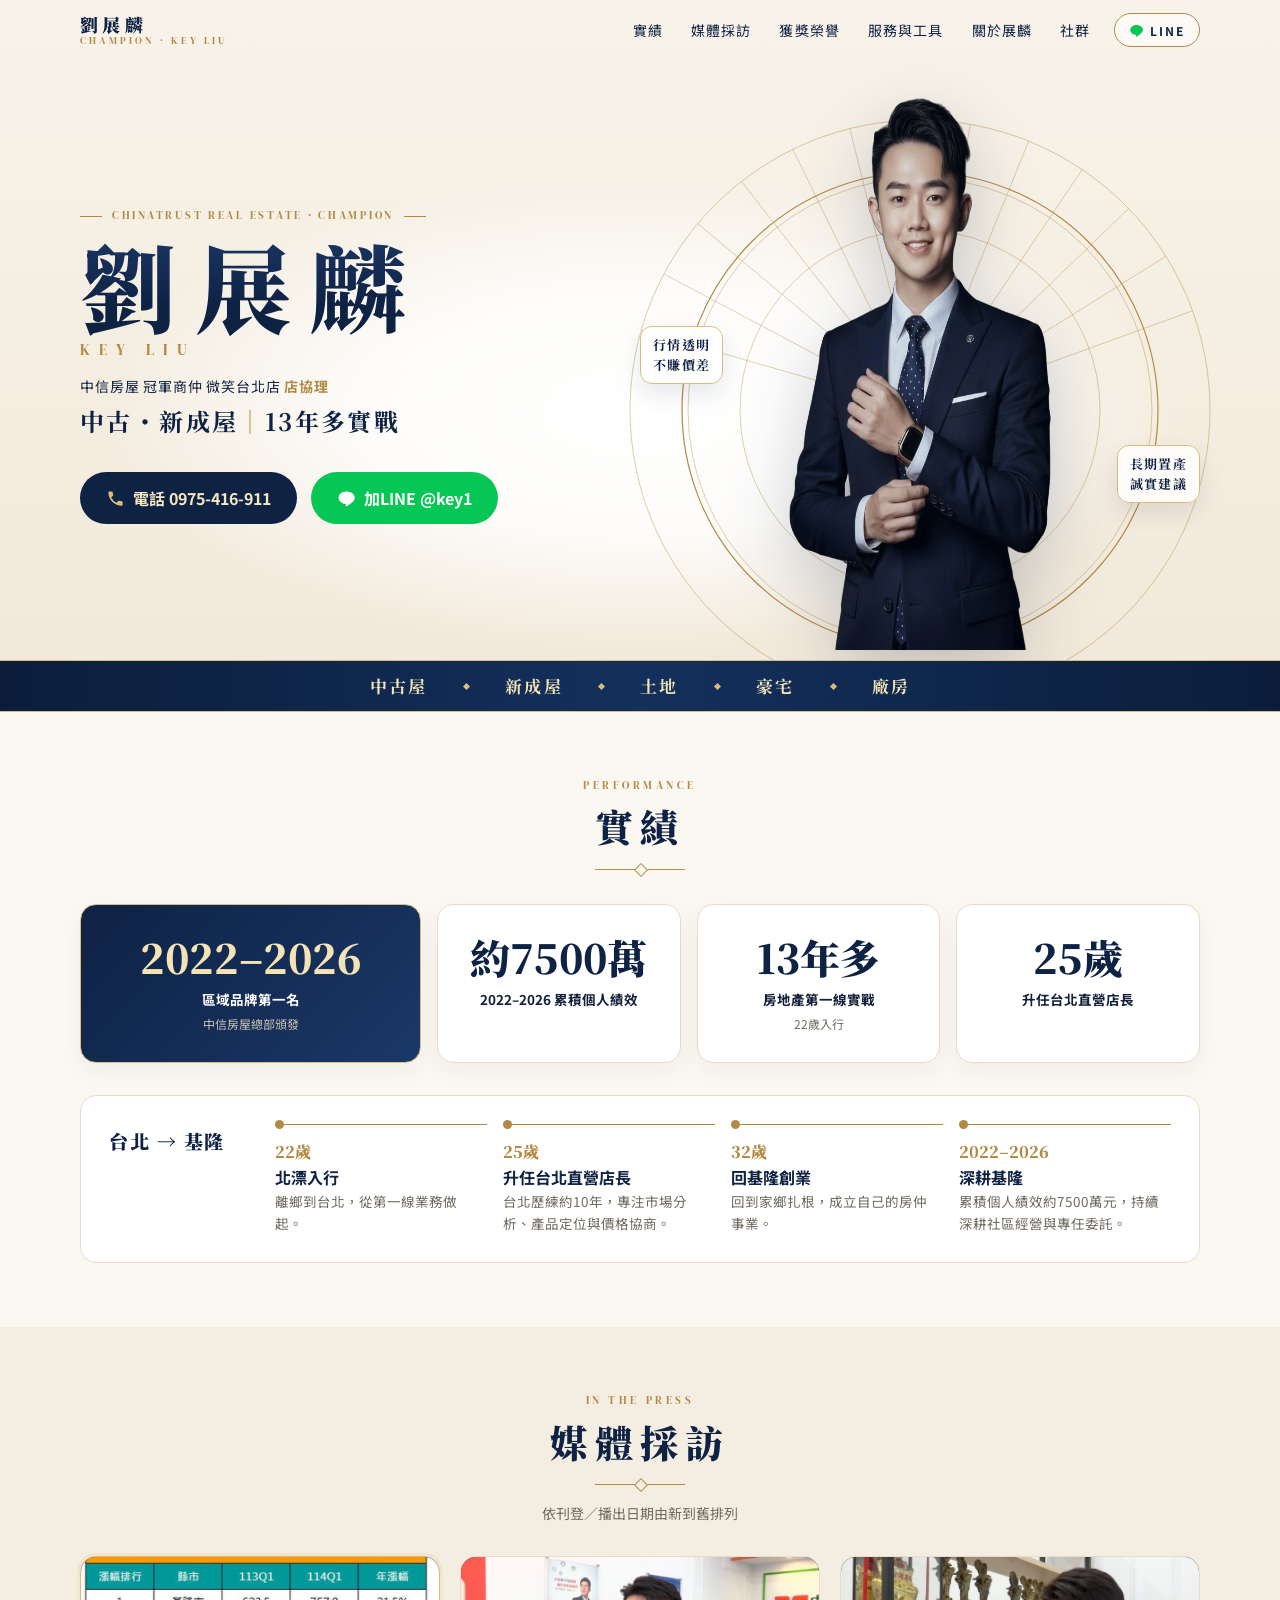
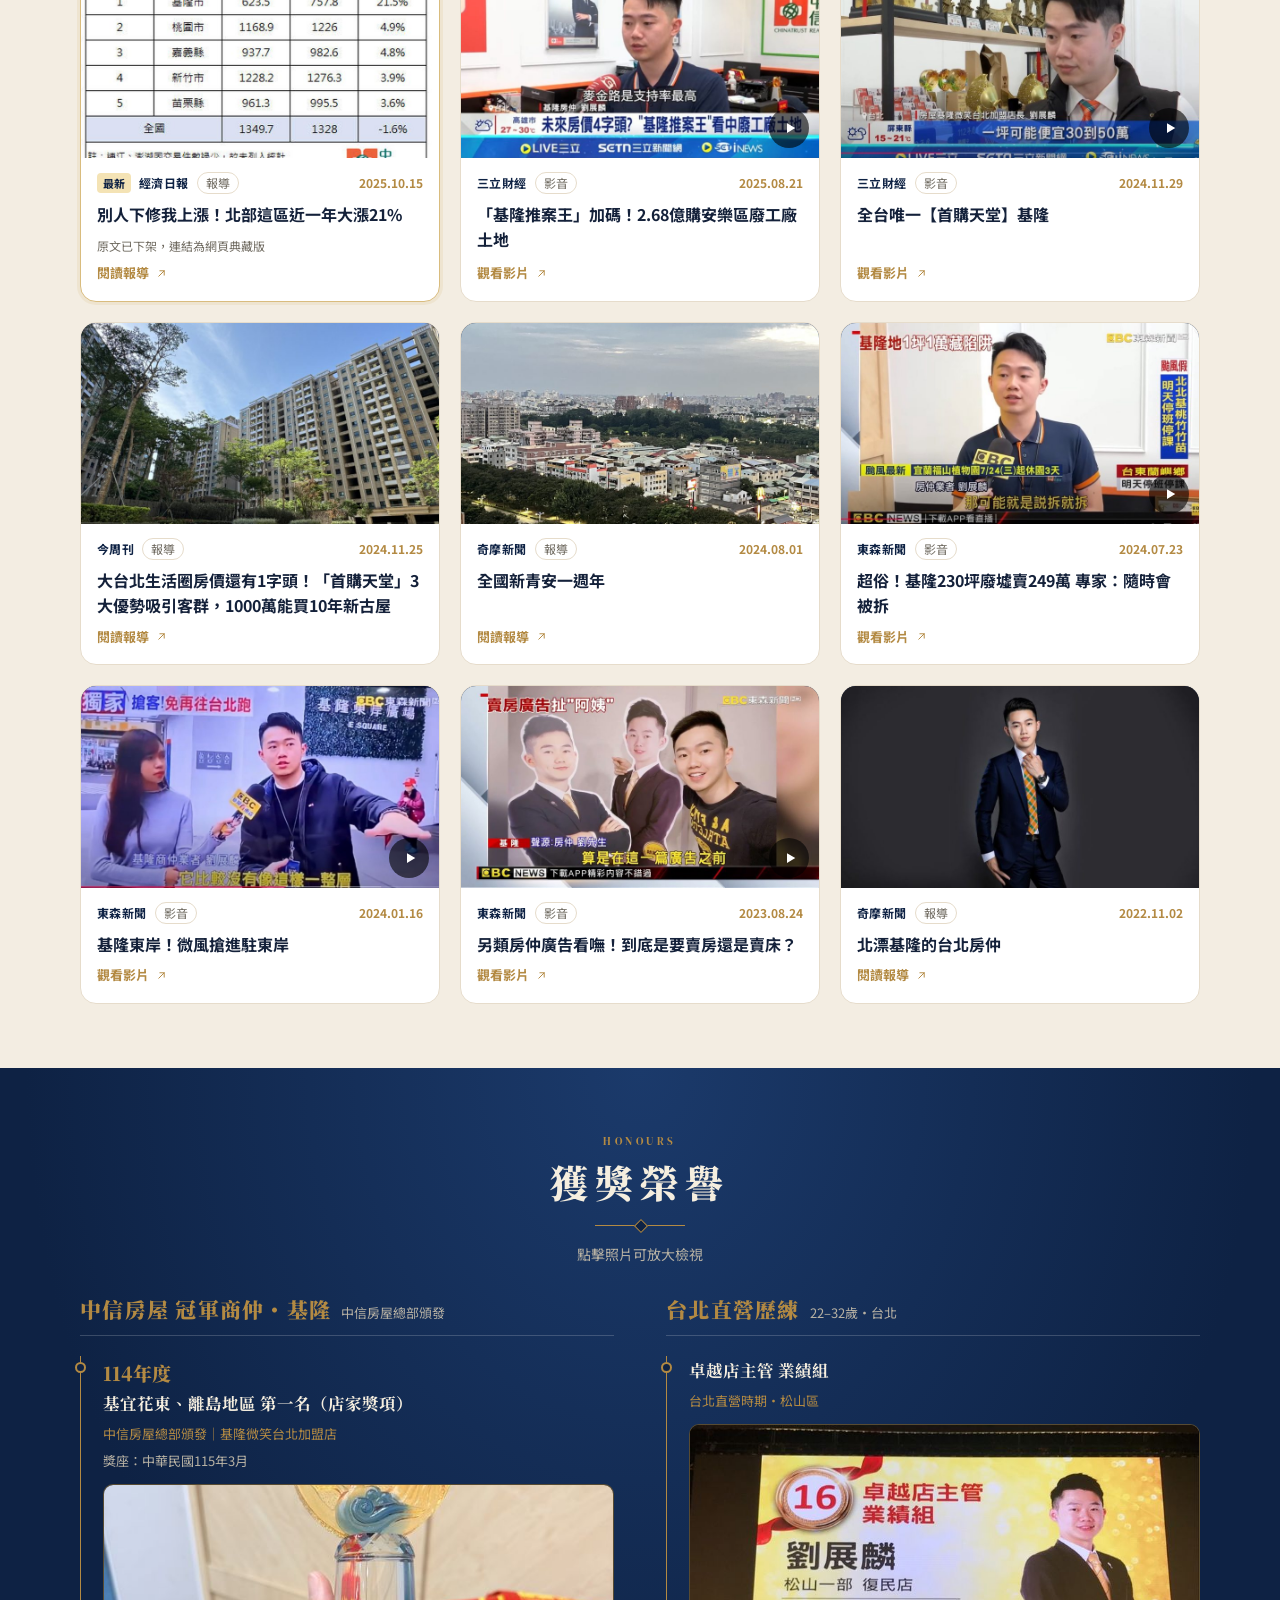
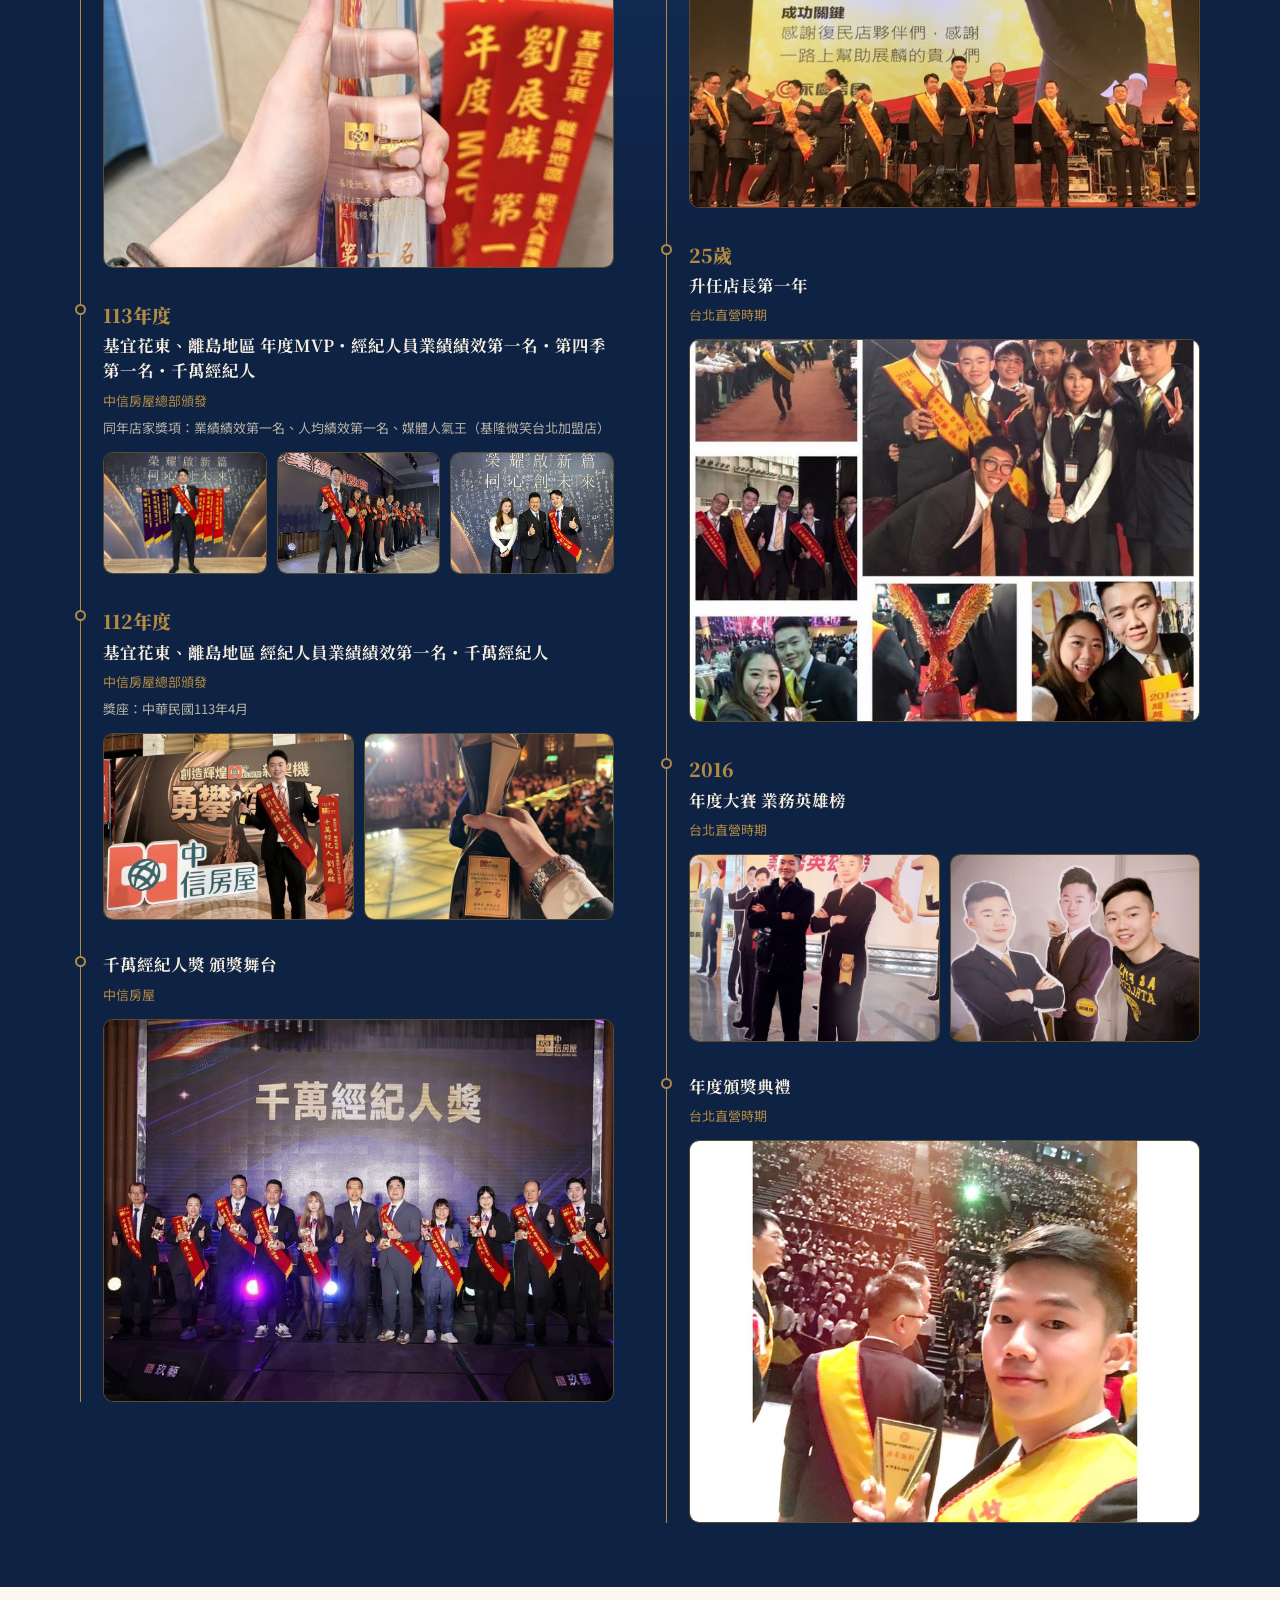
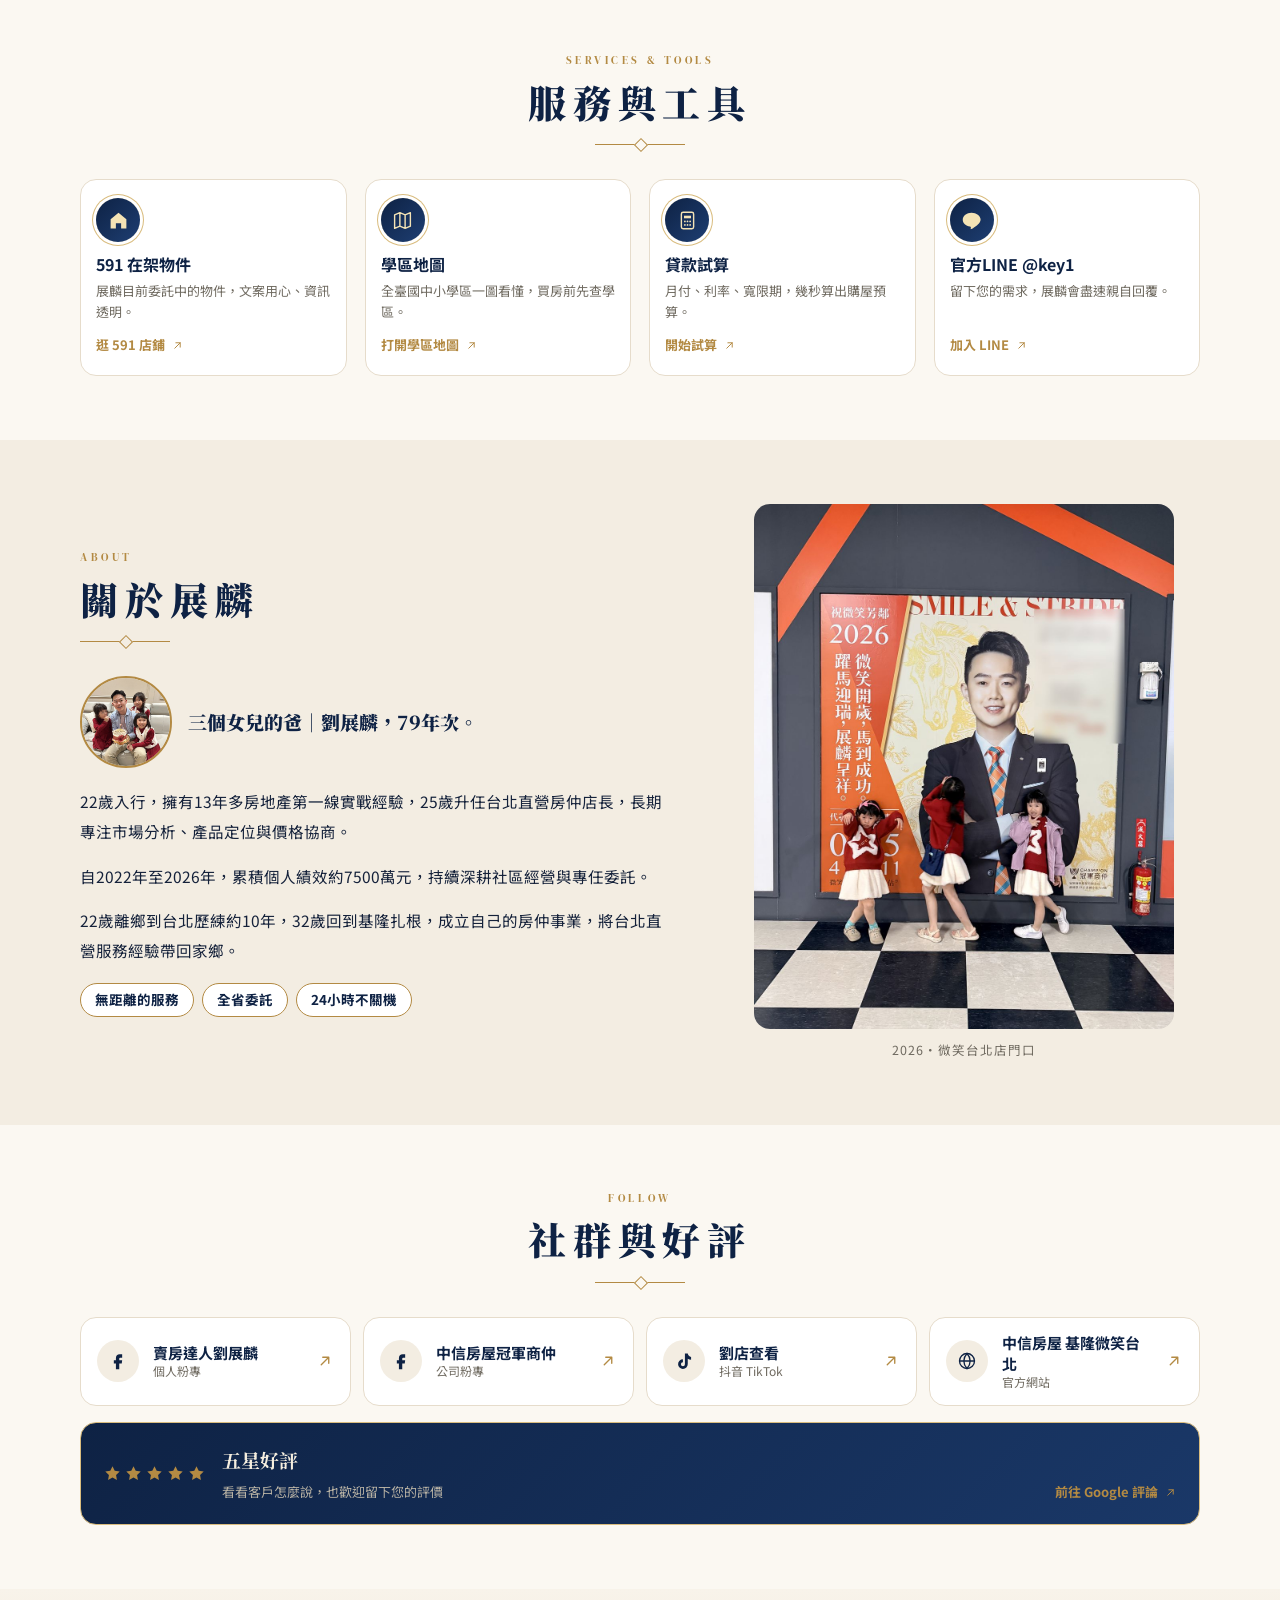
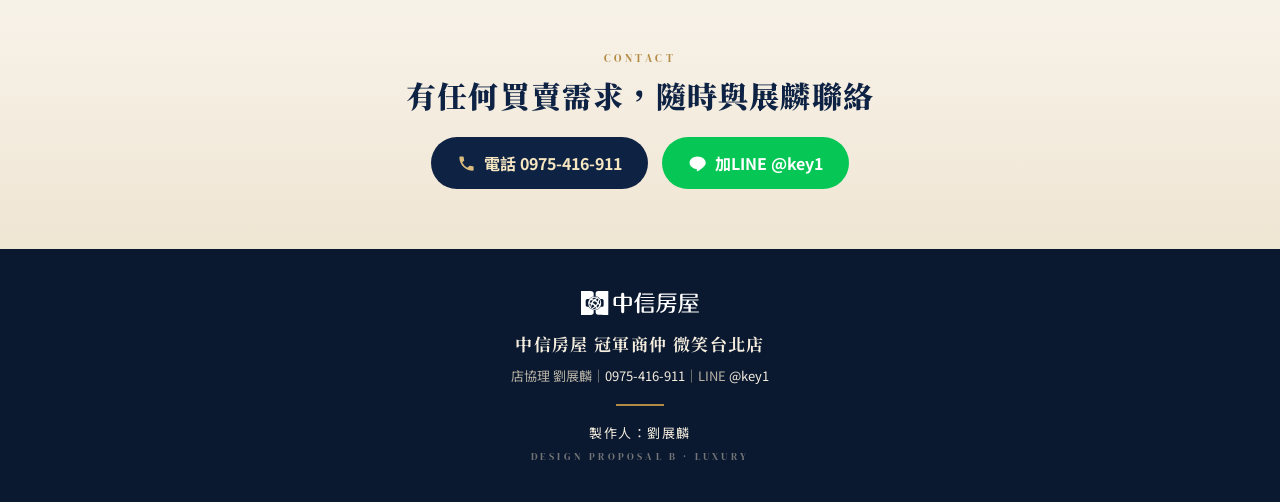
<file: v/b/index.html>
<!doctype html>
<html lang="zh-Hant-TW">
<head>
<meta charset="utf-8">
<meta name="viewport" content="width=device-width,initial-scale=1,viewport-fit=cover">
<meta name="robots" content="noindex,nofollow">
<title>設計提案 B｜深藍精品｜劉展麟</title>
<meta name="theme-color" content="#F7F2E8">
<link rel="icon" href="../../assets/img/favicon.png">
<link rel="preconnect" href="https://fonts.googleapis.com"><link rel="preconnect" href="https://fonts.gstatic.com" crossorigin>
<link rel="stylesheet" href="https://fonts.googleapis.com/css2?family=Noto+Serif+TC:wght@500;700;900&family=Noto+Sans+TC:wght@400;500;700&display=swap">
<link rel="preload" as="image" href="../../assets/img/key-cutout.webp" type="image/webp">
<link rel="stylesheet" href="../base.css">
<link rel="stylesheet" href="b.css">
</head>
<body class="v-b" data-base="../../">
<header class="topbar">
  <div class="wrap topbar-in">
    <a class="brand" href="#top" aria-label="回到頂端"><span class="b-zh">劉展麟</span><span class="b-en">CHAMPION · KEY LIU</span></a>
    <nav class="nav" aria-label="主要選單"><a href="#stats">實績</a><a href="#press">媒體採訪</a><a href="#awards">獲獎榮譽</a><a href="#services">服務與工具</a><a href="#about">關於展麟</a><a href="#social">社群</a></nav>
    <a class="top-cta" href="https://line.me/R/ti/p/@key1" target="_blank" rel="noopener"><svg viewBox="0 0 24 24" aria-hidden="true"><path d="M12 3C6.5 3 2 6.6 2 11c0 3.9 3.5 7.2 8.3 7.9.3.1.8.2.9.5.1.3.1.7 0 1l-.1.9c0 .3-.2 1 .9.5s6-3.5 8.2-6.1c1.5-1.6 2.2-3.2 2.2-4.8C22.4 6.6 17.5 3 12 3z"/></svg><span>LINE</span></a>
  </div>
</header>
<main id="top">
<section class="hero">
  <div class="wrap hero-in">
    <div class="hero-copy reveal">
      <p class="eyebrow"><span class="ln"></span>CHINATRUST REAL ESTATE · CHAMPION<span class="ln"></span></p>
      <h1>劉展麟</h1>
      <p class="en">KEY LIU</p>
      <p class="title">中信房屋 冠軍商仲 微笑台北店 <b>店協理</b></p>
      <p class="tagline"><span class="nw">中古・新成屋</span><span class="bar">｜</span><span class="nw">13年多實戰</span></p>
      <div class="desk-cta"><div class="cta-row">
        <a class="btn btn-tel" href="tel:0975416911" aria-label="撥打電話 0975-416-911"><svg viewBox="0 0 24 24" aria-hidden="true"><path d="M6.6 10.8a15.1 15.1 0 0 0 6.6 6.6l2.2-2.2a1 1 0 0 1 1-.25 11.4 11.4 0 0 0 3.6.57 1 1 0 0 1 1 1V20a1 1 0 0 1-1 1A17 17 0 0 1 3 4a1 1 0 0 1 1-1h3.5a1 1 0 0 1 1 1c0 1.25.2 2.45.57 3.57a1 1 0 0 1-.25 1z"/></svg><span><span class="lbl">電話 </span>0975-416-911</span></a>
        <a class="btn btn-line" href="https://line.me/R/ti/p/@key1" target="_blank" rel="noopener"><svg viewBox="0 0 24 24" aria-hidden="true"><path d="M12 3C6.5 3 2 6.6 2 11c0 3.9 3.5 7.2 8.3 7.9.3.1.8.2.9.5.1.3.1.7 0 1l-.1.9c0 .3-.2 1 .9.5s6-3.5 8.2-6.1c1.5-1.6 2.2-3.2 2.2-4.8C22.4 6.6 17.5 3 12 3z"/></svg><span><span class="lbl">加</span>LINE @key1</span></a>
      </div></div>
    </div>
    <div class="hero-figure reveal">
      <svg class="art" viewBox="0 0 600 600" aria-hidden="true" fill="none" stroke="currentColor">
  <circle cx="300" cy="300" r="290" stroke-width=".8" opacity=".55"/><circle cx="300" cy="300" r="238" stroke-width="1.2"/><circle cx="300" cy="300" r="232" stroke-width=".6" opacity=".7"/><circle cx="300" cy="300" r="180" stroke-width=".8" opacity=".5"/>
  <g stroke-width=".7" opacity=".55"><line x1="300" y1="300" x2="572.5" y2="200.8"/><line x1="300" y1="300" x2="545.9" y2="146.3"/><line x1="300" y1="300" x2="508.6" y2="98.5"/><line x1="300" y1="300" x2="462.2" y2="59.6"/><line x1="300" y1="300" x2="408.6" y2="31.1"/><line x1="300" y1="300" x2="350.4" y2="14.4"/><line x1="300" y1="300" x2="289.9" y2="10.2"/><line x1="300" y1="300" x2="229.8" y2="18.6"/><line x1="300" y1="300" x2="172.9" y2="39.3"/><line x1="300" y1="300" x2="121.5" y2="71.5"/><line x1="300" y1="300" x2="77.8" y2="113.6"/><line x1="300" y1="300" x2="43.9" y2="163.9"/><line x1="300" y1="300" x2="21.2" y2="220.1"/></g>
  <path d="M300 4l7 7-7 7-7-7z" fill="currentColor" stroke="none"/>
</svg>
      <picture class="cut"><source srcset="../../assets/img/key-cutout.webp" type="image/webp"><img src="../../assets/img/key-cutout.png" alt="劉展麟 形象照" width="596" height="944" fetchpriority="high"></picture>
      <p class="float f1">行情透明<br>不賺價差</p>
      <p class="float f2">長期置產<br>誠實建議</p>
    </div>
  </div>
  <div class="ribbon"><ul class="wrap" aria-label="服務項目"><li>中古屋</li><li>新成屋</li><li>土地</li><li>豪宅</li><li>廠房</li></ul></div>
  <div class="wrap mob-cta"><div class="cta-row">
        <a class="btn btn-tel" href="tel:0975416911" aria-label="撥打電話 0975-416-911"><svg viewBox="0 0 24 24" aria-hidden="true"><path d="M6.6 10.8a15.1 15.1 0 0 0 6.6 6.6l2.2-2.2a1 1 0 0 1 1-.25 11.4 11.4 0 0 0 3.6.57 1 1 0 0 1 1 1V20a1 1 0 0 1-1 1A17 17 0 0 1 3 4a1 1 0 0 1 1-1h3.5a1 1 0 0 1 1 1c0 1.25.2 2.45.57 3.57a1 1 0 0 1-.25 1z"/></svg><span><span class="lbl">電話 </span>0975-416-911</span></a>
        <a class="btn btn-line" href="https://line.me/R/ti/p/@key1" target="_blank" rel="noopener"><svg viewBox="0 0 24 24" aria-hidden="true"><path d="M12 3C6.5 3 2 6.6 2 11c0 3.9 3.5 7.2 8.3 7.9.3.1.8.2.9.5.1.3.1.7 0 1l-.1.9c0 .3-.2 1 .9.5s6-3.5 8.2-6.1c1.5-1.6 2.2-3.2 2.2-4.8C22.4 6.6 17.5 3 12 3z"/></svg><span><span class="lbl">加</span>LINE @key1</span></a>
      </div></div>
</section>

<section class="section" id="stats">
  <div class="wrap">
    <div class="sec-head reveal"><span class="num">01</span><span class="kicker">PERFORMANCE</span><h2>實績</h2><span class="gold-rule"></span></div>
    <div class="stats" data-render="stats"></div>
    <ol class="story reveal" data-render="story" aria-label="經歷"></ol>
  </div>
</section>

<section class="section section-alt" id="press">
  <div class="wrap">
    <div class="sec-head reveal"><span class="num">02</span><span class="kicker">IN THE PRESS</span><h2>媒體採訪</h2><span class="gold-rule"></span><p class='sec-sub'>依刊登／播出日期由新到舊排列</p></div>
    <div class="press-grid" data-render="press"></div>
  </div>
</section>

<section class="section section-dark" id="awards">
  <div class="wrap">
    <div class="sec-head reveal"><span class="num">03</span><span class="kicker">HONOURS</span><h2>獲獎榮譽</h2><span class="gold-rule"></span><p class='sec-sub'>點擊照片可放大檢視</p></div>
    <div class="timeline" data-render="awards"></div>
  </div>
</section>

<section class="section" id="services">
  <div class="wrap">
    <div class="sec-head reveal"><span class="num">04</span><span class="kicker">SERVICES &amp; TOOLS</span><h2>服務與工具</h2><span class="gold-rule"></span></div>
    <div class="svc-grid" data-render="services"></div>
  </div>
</section>

<section class="section section-alt" id="about">
  <div class="wrap about" data-render="about"></div>
</section>

<section class="section" id="social">
  <div class="wrap">
    <div class="sec-head reveal"><span class="num">06</span><span class="kicker">FOLLOW</span><h2>社群與好評</h2><span class="gold-rule"></span></div>
    <div class="social-grid" data-render="social"></div>
    <div data-render="review"></div>
  </div>
</section>

<section class="cta-band">
  <div class="wrap reveal">
    <p class="cta-k">CONTACT</p>
    <h2>有任何買賣需求，隨時與展麟聯絡</h2>
    <div class="cta-row">
        <a class="btn btn-tel" href="tel:0975416911" aria-label="撥打電話 0975-416-911"><svg viewBox="0 0 24 24" aria-hidden="true"><path d="M6.6 10.8a15.1 15.1 0 0 0 6.6 6.6l2.2-2.2a1 1 0 0 1 1-.25 11.4 11.4 0 0 0 3.6.57 1 1 0 0 1 1 1V20a1 1 0 0 1-1 1A17 17 0 0 1 3 4a1 1 0 0 1 1-1h3.5a1 1 0 0 1 1 1c0 1.25.2 2.45.57 3.57a1 1 0 0 1-.25 1z"/></svg><span><span class="lbl">電話 </span>0975-416-911</span></a>
        <a class="btn btn-line" href="https://line.me/R/ti/p/@key1" target="_blank" rel="noopener"><svg viewBox="0 0 24 24" aria-hidden="true"><path d="M12 3C6.5 3 2 6.6 2 11c0 3.9 3.5 7.2 8.3 7.9.3.1.8.2.9.5.1.3.1.7 0 1l-.1.9c0 .3-.2 1 .9.5s6-3.5 8.2-6.1c1.5-1.6 2.2-3.2 2.2-4.8C22.4 6.6 17.5 3 12 3z"/></svg><span><span class="lbl">加</span>LINE @key1</span></a>
      </div>
  </div>
</section>
</main>

<footer class="footer">
  <div class="wrap">
    <img class="cth" src="../../assets/cth-lockup-white.svg" alt="中信房屋" width="118" height="24" loading="lazy">
    <p class="f-name">中信房屋 冠軍商仲 微笑台北店</p>
    <p class="f-contact">店協理 劉展麟｜<a href="tel:0975416911">0975-416-911</a>｜LINE <a href="https://line.me/R/ti/p/@key1" target="_blank" rel="noopener">@key1</a></p>
    <span class="gold-rule"></span>
    <p class="credit">製作人：劉展麟</p>
    <p class="micro">DESIGN PROPOSAL B · LUXURY</p>
  </div>
</footer>

<div class="sticky-bar" role="navigation" aria-label="快速聯絡">
  <a class="sb-tel" href="tel:0975416911"><svg viewBox="0 0 24 24" aria-hidden="true"><path d="M6.6 10.8a15.1 15.1 0 0 0 6.6 6.6l2.2-2.2a1 1 0 0 1 1-.25 11.4 11.4 0 0 0 3.6.57 1 1 0 0 1 1 1V20a1 1 0 0 1-1 1A17 17 0 0 1 3 4a1 1 0 0 1 1-1h3.5a1 1 0 0 1 1 1c0 1.25.2 2.45.57 3.57a1 1 0 0 1-.25 1z"/></svg>撥打 0975-416-911</a>
  <a class="sb-line" href="https://line.me/R/ti/p/@key1" target="_blank" rel="noopener"><svg viewBox="0 0 24 24" aria-hidden="true"><path d="M12 3C6.5 3 2 6.6 2 11c0 3.9 3.5 7.2 8.3 7.9.3.1.8.2.9.5.1.3.1.7 0 1l-.1.9c0 .3-.2 1 .9.5s6-3.5 8.2-6.1c1.5-1.6 2.2-3.2 2.2-4.8C22.4 6.6 17.5 3 12 3z"/></svg>加LINE @key1</a>
</div>

<div class="lightbox" id="lightbox" hidden aria-modal="true" role="dialog" aria-label="照片檢視">
  <button class="lb-close" aria-label="關閉">×</button>
  <button class="lb-prev" aria-label="上一張">‹</button>
  <figure><img alt=""><figcaption></figcaption></figure>
  <button class="lb-next" aria-label="下一張">›</button>
</div>
<noscript><p style="padding:20px;text-align:center">電話 <a href="tel:0975416911">0975-416-911</a>｜LINE <a href="https://line.me/R/ti/p/@key1">@key1</a></p></noscript>
<script src="../../js/main.js" defer></script>
</body>
</html>
</file>
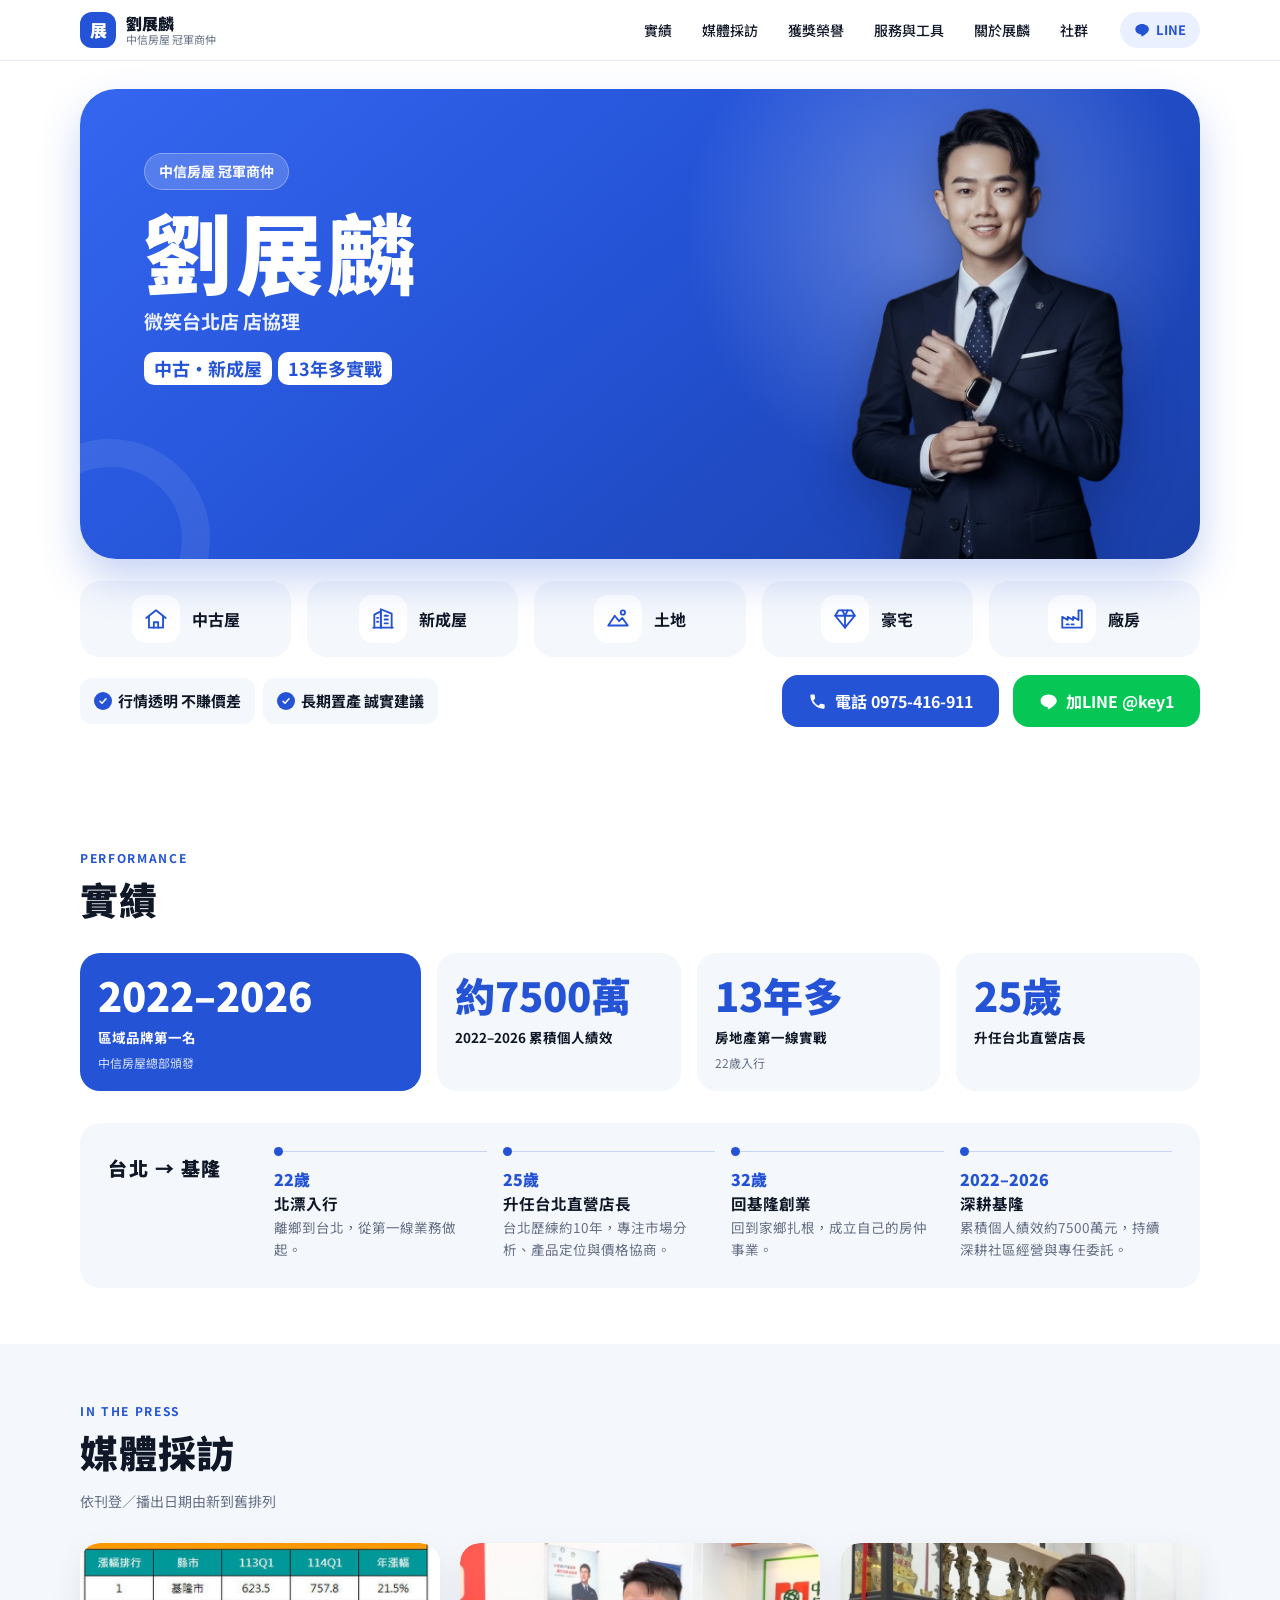
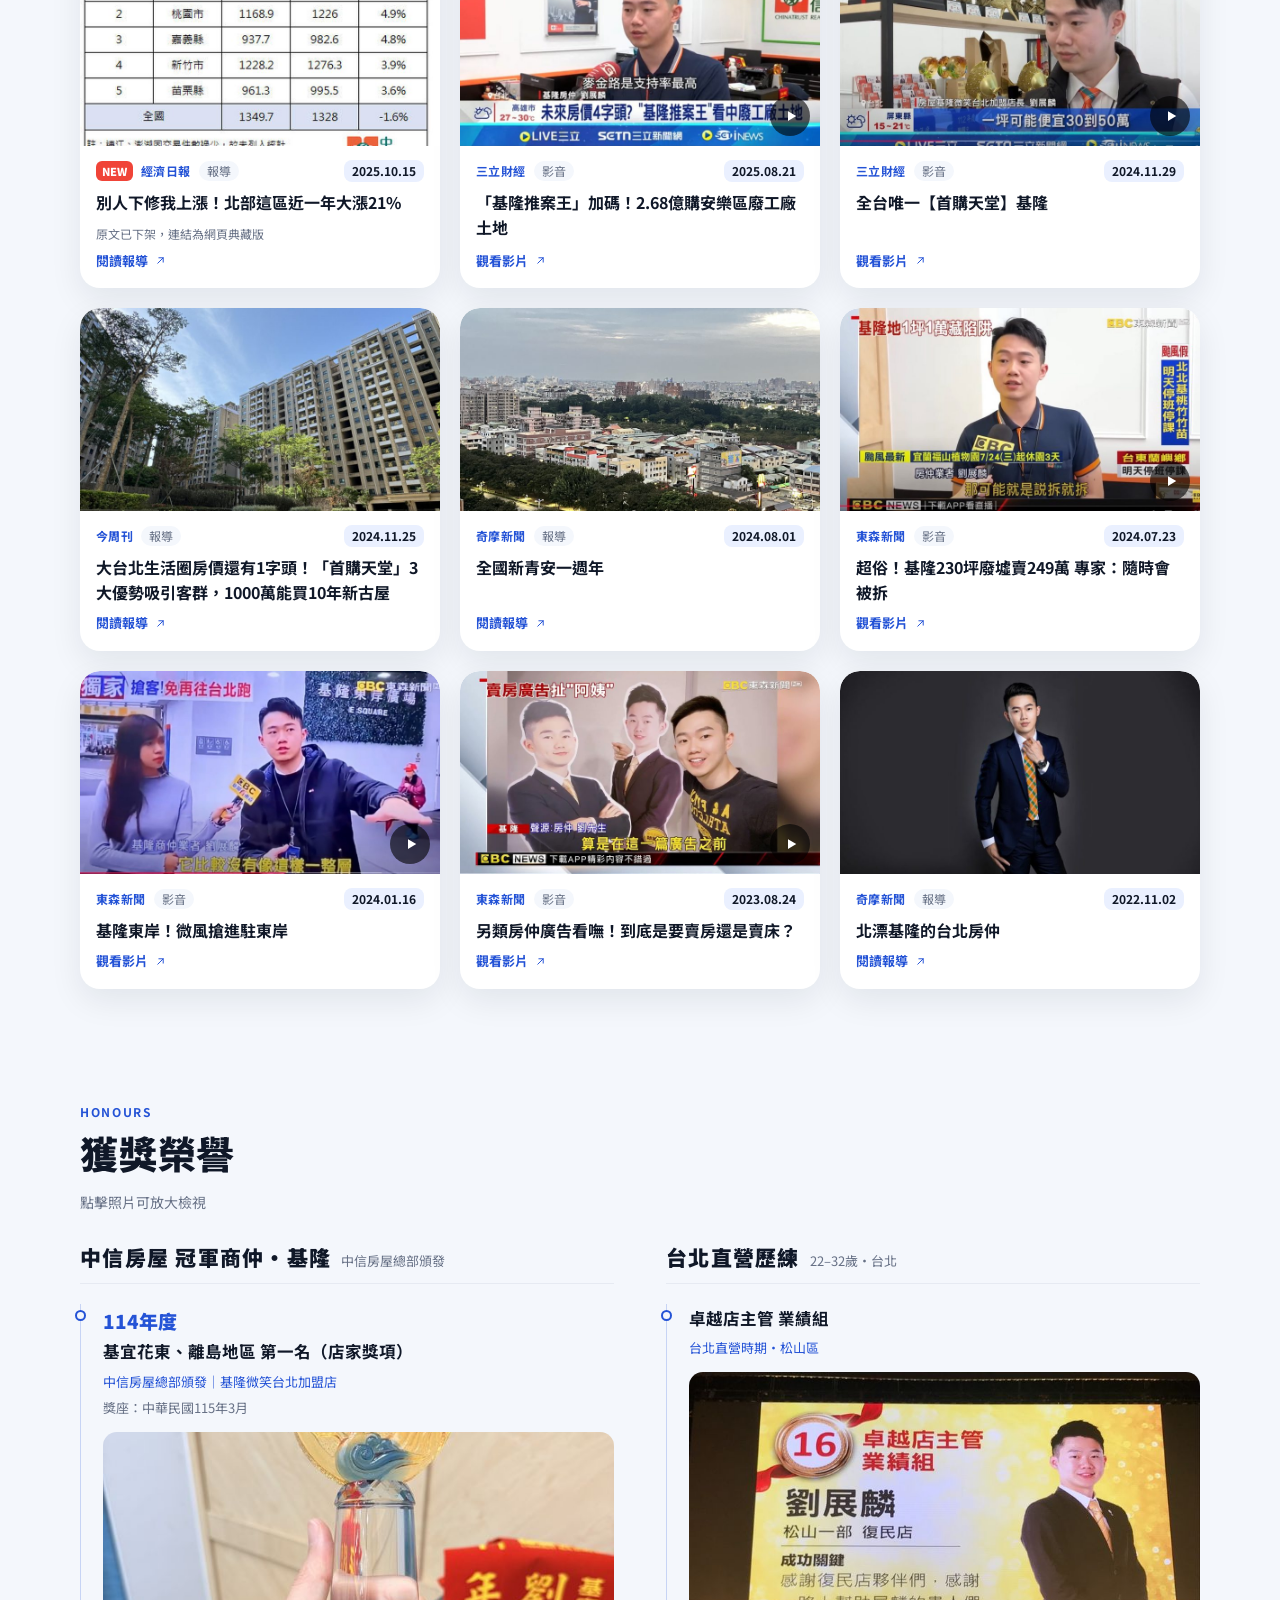
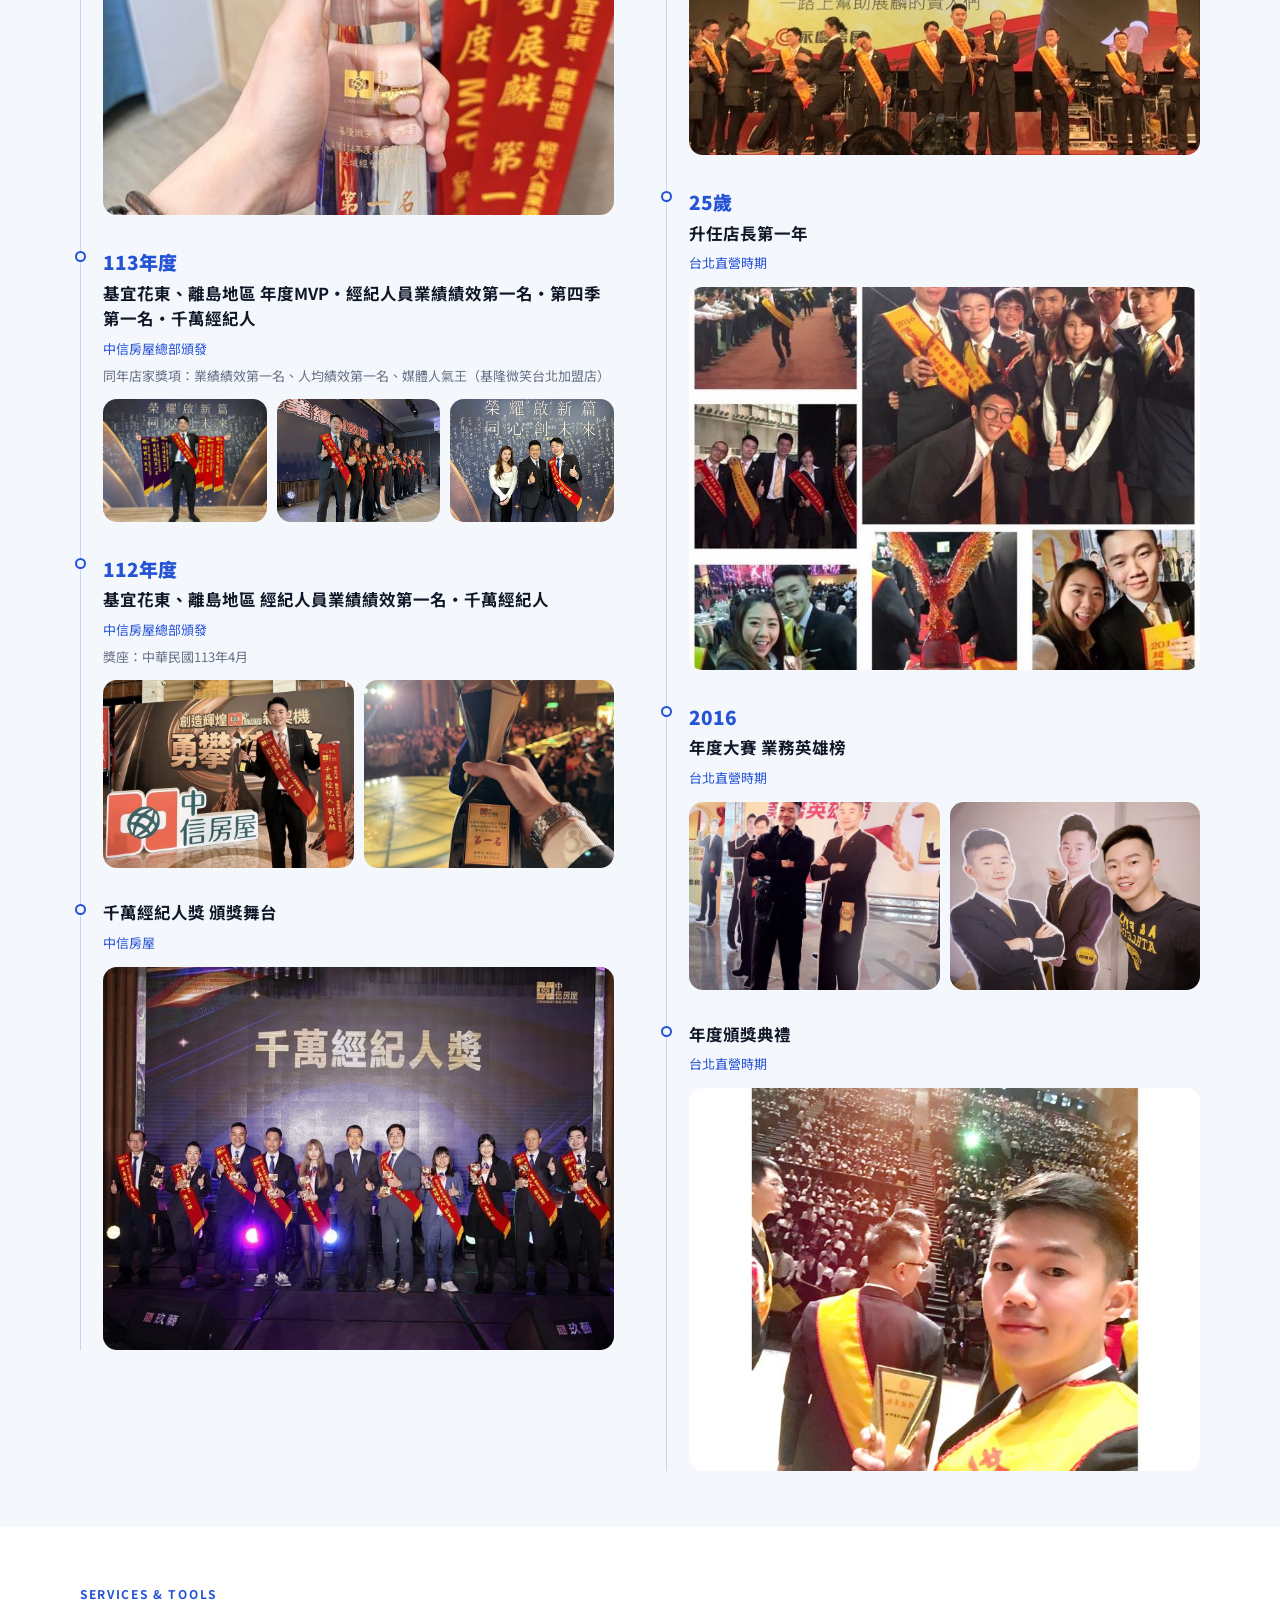
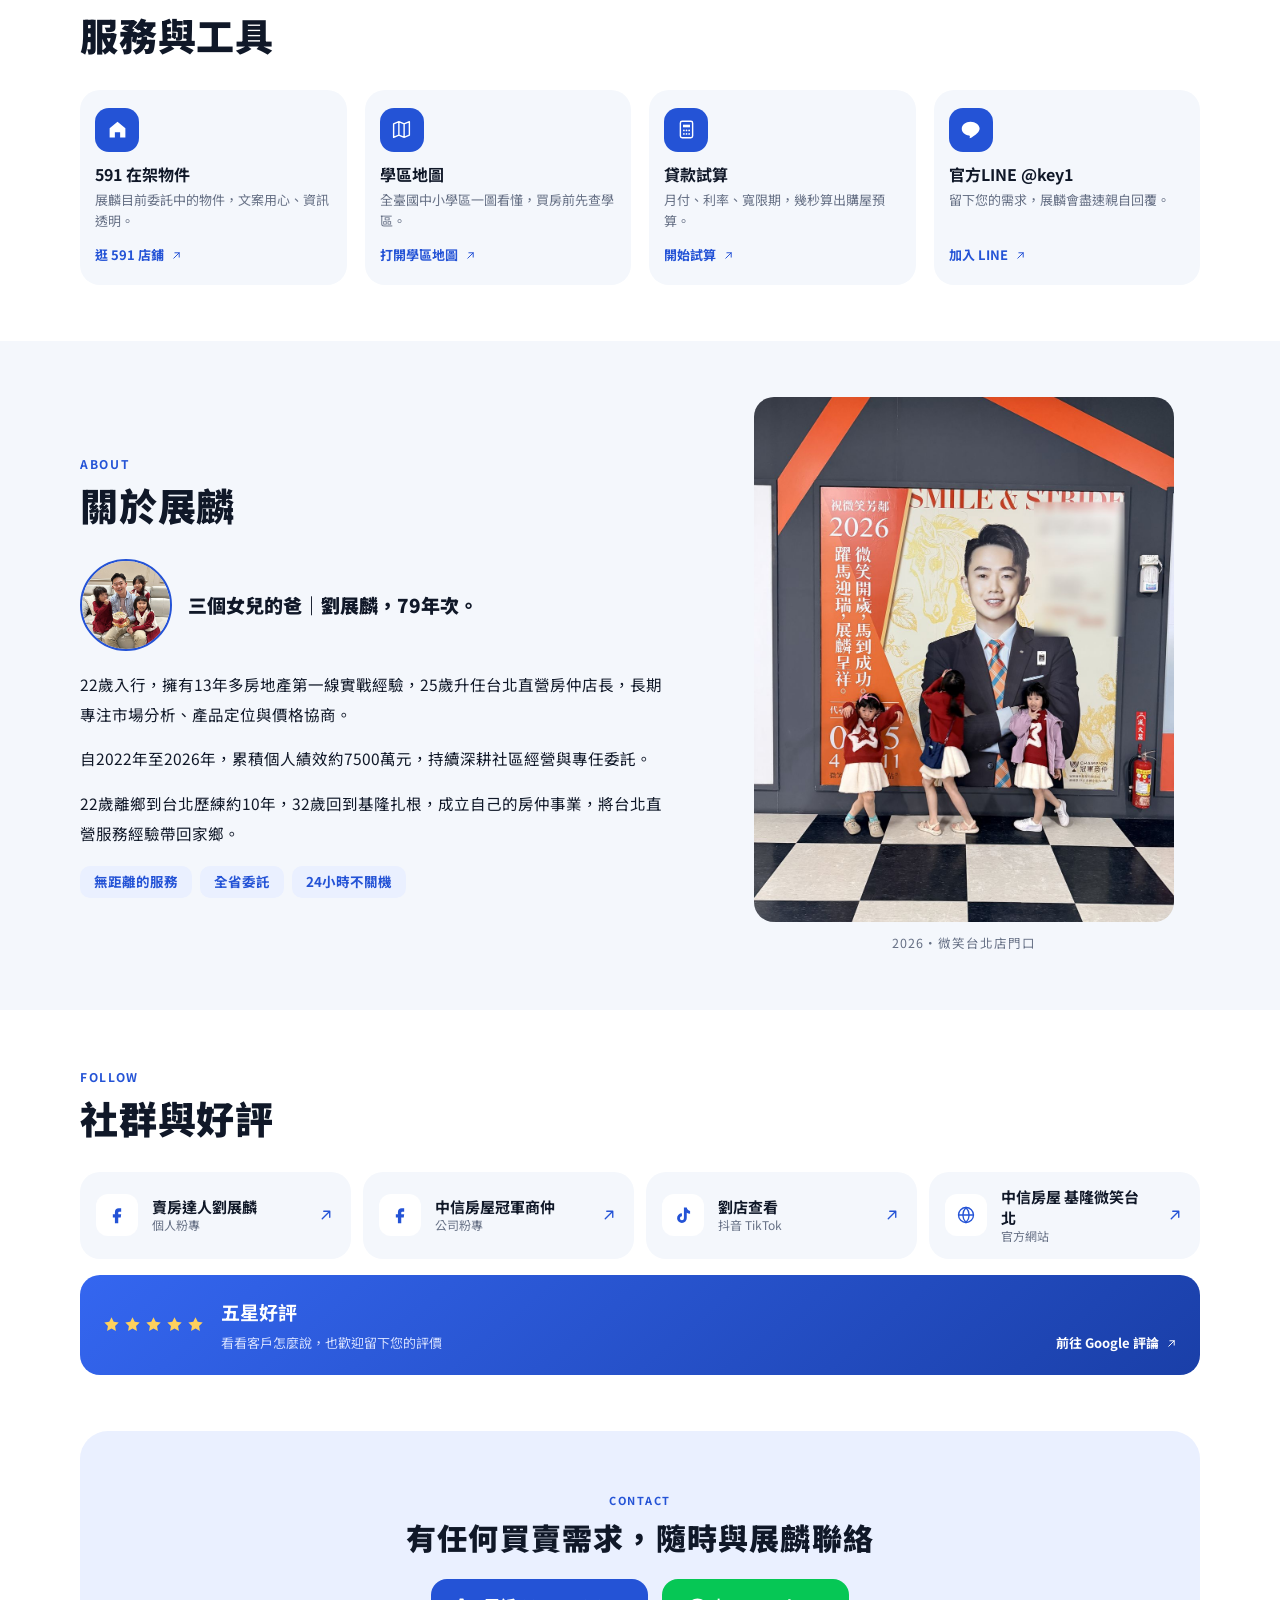
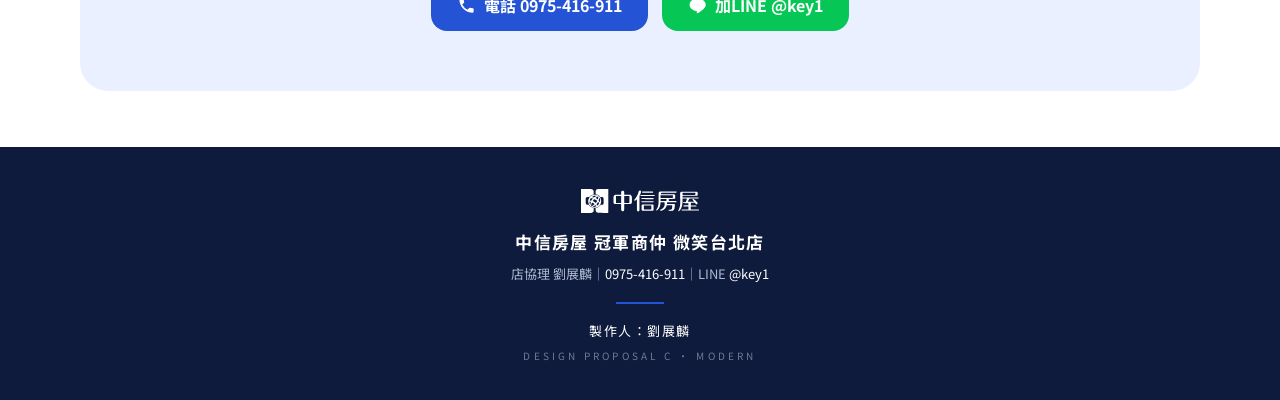
<file: v/c/index.html>
<!doctype html>
<html lang="zh-Hant-TW">
<head>
<meta charset="utf-8">
<meta name="viewport" content="width=device-width,initial-scale=1,viewport-fit=cover">
<meta name="robots" content="noindex,nofollow">
<title>設計提案 C｜清爽現代｜劉展麟</title>
<meta name="theme-color" content="#FFFFFF">
<link rel="icon" href="../../assets/img/favicon.png">
<link rel="preconnect" href="https://fonts.googleapis.com"><link rel="preconnect" href="https://fonts.gstatic.com" crossorigin>
<link rel="stylesheet" href="https://fonts.googleapis.com/css2?family=Noto+Sans+TC:wght@400;500;700;900&display=swap">
<link rel="preload" as="image" href="../../assets/img/key-cutout.webp" type="image/webp">
<link rel="stylesheet" href="../base.css">
<link rel="stylesheet" href="c.css">
</head>
<body class="v-c" data-base="../../">
<header class="topbar">
  <div class="wrap topbar-in">
    <a class="brand" href="#top" aria-label="回到頂端"><span class="b-av">展</span><span class="b-t"><b>劉展麟</b><small>中信房屋 冠軍商仲</small></span></a>
    <nav class="nav" aria-label="主要選單"><a href="#stats">實績</a><a href="#press">媒體採訪</a><a href="#awards">獲獎榮譽</a><a href="#services">服務與工具</a><a href="#about">關於展麟</a><a href="#social">社群</a></nav>
    <a class="top-cta" href="https://line.me/R/ti/p/@key1" target="_blank" rel="noopener"><svg viewBox="0 0 24 24" aria-hidden="true"><path d="M12 3C6.5 3 2 6.6 2 11c0 3.9 3.5 7.2 8.3 7.9.3.1.8.2.9.5.1.3.1.7 0 1l-.1.9c0 .3-.2 1 .9.5s6-3.5 8.2-6.1c1.5-1.6 2.2-3.2 2.2-4.8C22.4 6.6 17.5 3 12 3z"/></svg><span>LINE</span></a>
  </div>
</header>
<main id="top">
<section class="hero">
  <div class="wrap">
    <div class="hero-card reveal">
      <span class="blob b1" aria-hidden="true"></span><span class="blob b2" aria-hidden="true"></span>
      <div class="hc-text">
        <p class="pill">中信房屋 冠軍商仲</p>
        <h1>劉展麟</h1>
        <p class="title"><span class="nw">微笑台北店</span> <span class="nw">店協理</span></p>
        <p class="tagline"><span class="nw">中古・新成屋</span><span class="bar">｜</span><span class="nw">13年多實戰</span></p>
      </div>
      <picture class="cut"><source srcset="../../assets/img/key-cutout.webp" type="image/webp"><img src="../../assets/img/key-cutout.png" alt="劉展麟 形象照" width="596" height="944" fetchpriority="high"></picture>
    </div>
    <ul class="quick reveal" aria-label="服務項目"><li><span class="qi"><svg viewBox="0 0 24 24" aria-hidden="true" fill="none" stroke="currentColor" stroke-width="1.7" stroke-linecap="round" stroke-linejoin="round"><path d="M3 11 12 4l9 7"/><path d="M5.5 9.5V20h13V9.5"/><path d="M10 20v-5h4v5"/></svg></span>中古屋</li><li><span class="qi"><svg viewBox="0 0 24 24" aria-hidden="true" fill="none" stroke="currentColor" stroke-width="1.7" stroke-linecap="round" stroke-linejoin="round"><path d="M4 20V8l6-3v15"/><path d="M10 20V3l10 4v13"/><path d="M3 20h18"/><path d="M13.5 9h3M13.5 12.5h3M13.5 16h3M6.5 11h1M6.5 14.5h1"/></svg></span>新成屋</li><li><span class="qi"><svg viewBox="0 0 24 24" aria-hidden="true" fill="none" stroke="currentColor" stroke-width="1.7" stroke-linecap="round" stroke-linejoin="round"><path d="M3 18 9 9l4 5 3-3 5 7z"/><circle cx="16.5" cy="6" r="2"/></svg></span>土地</li><li><span class="qi"><svg viewBox="0 0 24 24" aria-hidden="true" fill="none" stroke="currentColor" stroke-width="1.7" stroke-linecap="round" stroke-linejoin="round"><path d="M6 4h12l3 5-9 11L3 9z"/><path d="M3 9h18M9.5 4 12 9l2.5-5M12 9v11"/></svg></span>豪宅</li><li><span class="qi"><svg viewBox="0 0 24 24" aria-hidden="true" fill="none" stroke="currentColor" stroke-width="1.7" stroke-linecap="round" stroke-linejoin="round"><path d="M3 20V10l5 3v-3l5 3v-3l5 3V4h3v16z"/><path d="M7 17h2M11.5 17h2"/></svg></span>廠房</li></ul>
    <div class="hero-foot reveal">
      <ul class="checks"><li>行情透明 不賺價差</li><li>長期置產 誠實建議</li></ul>
      <div class="cta-row">
        <a class="btn btn-tel" href="tel:0975416911" aria-label="撥打電話 0975-416-911"><svg viewBox="0 0 24 24" aria-hidden="true"><path d="M6.6 10.8a15.1 15.1 0 0 0 6.6 6.6l2.2-2.2a1 1 0 0 1 1-.25 11.4 11.4 0 0 0 3.6.57 1 1 0 0 1 1 1V20a1 1 0 0 1-1 1A17 17 0 0 1 3 4a1 1 0 0 1 1-1h3.5a1 1 0 0 1 1 1c0 1.25.2 2.45.57 3.57a1 1 0 0 1-.25 1z"/></svg><span><span class="lbl">電話 </span>0975-416-911</span></a>
        <a class="btn btn-line" href="https://line.me/R/ti/p/@key1" target="_blank" rel="noopener"><svg viewBox="0 0 24 24" aria-hidden="true"><path d="M12 3C6.5 3 2 6.6 2 11c0 3.9 3.5 7.2 8.3 7.9.3.1.8.2.9.5.1.3.1.7 0 1l-.1.9c0 .3-.2 1 .9.5s6-3.5 8.2-6.1c1.5-1.6 2.2-3.2 2.2-4.8C22.4 6.6 17.5 3 12 3z"/></svg><span><span class="lbl">加</span>LINE @key1</span></a>
      </div>
    </div>
  </div>
</section>

<section class="section" id="stats">
  <div class="wrap">
    <div class="sec-head reveal"><span class="num">01</span><span class="kicker">PERFORMANCE</span><h2>實績</h2><span class="gold-rule"></span></div>
    <div class="stats" data-render="stats"></div>
    <ol class="story reveal" data-render="story" aria-label="經歷"></ol>
  </div>
</section>

<section class="section section-alt" id="press">
  <div class="wrap">
    <div class="sec-head reveal"><span class="num">02</span><span class="kicker">IN THE PRESS</span><h2>媒體採訪</h2><span class="gold-rule"></span><p class='sec-sub'>依刊登／播出日期由新到舊排列</p></div>
    <div class="press-grid" data-render="press"></div>
  </div>
</section>

<section class="section section-alt" id="awards">
  <div class="wrap">
    <div class="sec-head reveal"><span class="num">03</span><span class="kicker">HONOURS</span><h2>獲獎榮譽</h2><span class="gold-rule"></span><p class='sec-sub'>點擊照片可放大檢視</p></div>
    <div class="timeline" data-render="awards"></div>
  </div>
</section>

<section class="section" id="services">
  <div class="wrap">
    <div class="sec-head reveal"><span class="num">04</span><span class="kicker">SERVICES &amp; TOOLS</span><h2>服務與工具</h2><span class="gold-rule"></span></div>
    <div class="svc-grid" data-render="services"></div>
  </div>
</section>

<section class="section section-alt" id="about">
  <div class="wrap about" data-render="about"></div>
</section>

<section class="section" id="social">
  <div class="wrap">
    <div class="sec-head reveal"><span class="num">06</span><span class="kicker">FOLLOW</span><h2>社群與好評</h2><span class="gold-rule"></span></div>
    <div class="social-grid" data-render="social"></div>
    <div data-render="review"></div>
  </div>
</section>

<section class="cta-band">
  <div class="wrap reveal">
    <p class="cta-k">CONTACT</p>
    <h2>有任何買賣需求，隨時與展麟聯絡</h2>
    <div class="cta-row">
        <a class="btn btn-tel" href="tel:0975416911" aria-label="撥打電話 0975-416-911"><svg viewBox="0 0 24 24" aria-hidden="true"><path d="M6.6 10.8a15.1 15.1 0 0 0 6.6 6.6l2.2-2.2a1 1 0 0 1 1-.25 11.4 11.4 0 0 0 3.6.57 1 1 0 0 1 1 1V20a1 1 0 0 1-1 1A17 17 0 0 1 3 4a1 1 0 0 1 1-1h3.5a1 1 0 0 1 1 1c0 1.25.2 2.45.57 3.57a1 1 0 0 1-.25 1z"/></svg><span><span class="lbl">電話 </span>0975-416-911</span></a>
        <a class="btn btn-line" href="https://line.me/R/ti/p/@key1" target="_blank" rel="noopener"><svg viewBox="0 0 24 24" aria-hidden="true"><path d="M12 3C6.5 3 2 6.6 2 11c0 3.9 3.5 7.2 8.3 7.9.3.1.8.2.9.5.1.3.1.7 0 1l-.1.9c0 .3-.2 1 .9.5s6-3.5 8.2-6.1c1.5-1.6 2.2-3.2 2.2-4.8C22.4 6.6 17.5 3 12 3z"/></svg><span><span class="lbl">加</span>LINE @key1</span></a>
      </div>
  </div>
</section>
</main>

<footer class="footer">
  <div class="wrap">
    <img class="cth" src="../../assets/cth-lockup-white.svg" alt="中信房屋" width="118" height="24" loading="lazy">
    <p class="f-name">中信房屋 冠軍商仲 微笑台北店</p>
    <p class="f-contact">店協理 劉展麟｜<a href="tel:0975416911">0975-416-911</a>｜LINE <a href="https://line.me/R/ti/p/@key1" target="_blank" rel="noopener">@key1</a></p>
    <span class="gold-rule"></span>
    <p class="credit">製作人：劉展麟</p>
    <p class="micro">DESIGN PROPOSAL C · MODERN</p>
  </div>
</footer>

<div class="sticky-bar" role="navigation" aria-label="快速聯絡">
  <a class="sb-tel" href="tel:0975416911"><svg viewBox="0 0 24 24" aria-hidden="true"><path d="M6.6 10.8a15.1 15.1 0 0 0 6.6 6.6l2.2-2.2a1 1 0 0 1 1-.25 11.4 11.4 0 0 0 3.6.57 1 1 0 0 1 1 1V20a1 1 0 0 1-1 1A17 17 0 0 1 3 4a1 1 0 0 1 1-1h3.5a1 1 0 0 1 1 1c0 1.25.2 2.45.57 3.57a1 1 0 0 1-.25 1z"/></svg>撥打 0975-416-911</a>
  <a class="sb-line" href="https://line.me/R/ti/p/@key1" target="_blank" rel="noopener"><svg viewBox="0 0 24 24" aria-hidden="true"><path d="M12 3C6.5 3 2 6.6 2 11c0 3.9 3.5 7.2 8.3 7.9.3.1.8.2.9.5.1.3.1.7 0 1l-.1.9c0 .3-.2 1 .9.5s6-3.5 8.2-6.1c1.5-1.6 2.2-3.2 2.2-4.8C22.4 6.6 17.5 3 12 3z"/></svg>加LINE @key1</a>
</div>

<div class="lightbox" id="lightbox" hidden aria-modal="true" role="dialog" aria-label="照片檢視">
  <button class="lb-close" aria-label="關閉">×</button>
  <button class="lb-prev" aria-label="上一張">‹</button>
  <figure><img alt=""><figcaption></figcaption></figure>
  <button class="lb-next" aria-label="下一張">›</button>
</div>
<noscript><p style="padding:20px;text-align:center">電話 <a href="tel:0975416911">0975-416-911</a>｜LINE <a href="https://line.me/R/ti/p/@key1">@key1</a></p></noscript>
<script src="../../js/main.js" defer></script>
</body>
</html>
</file>
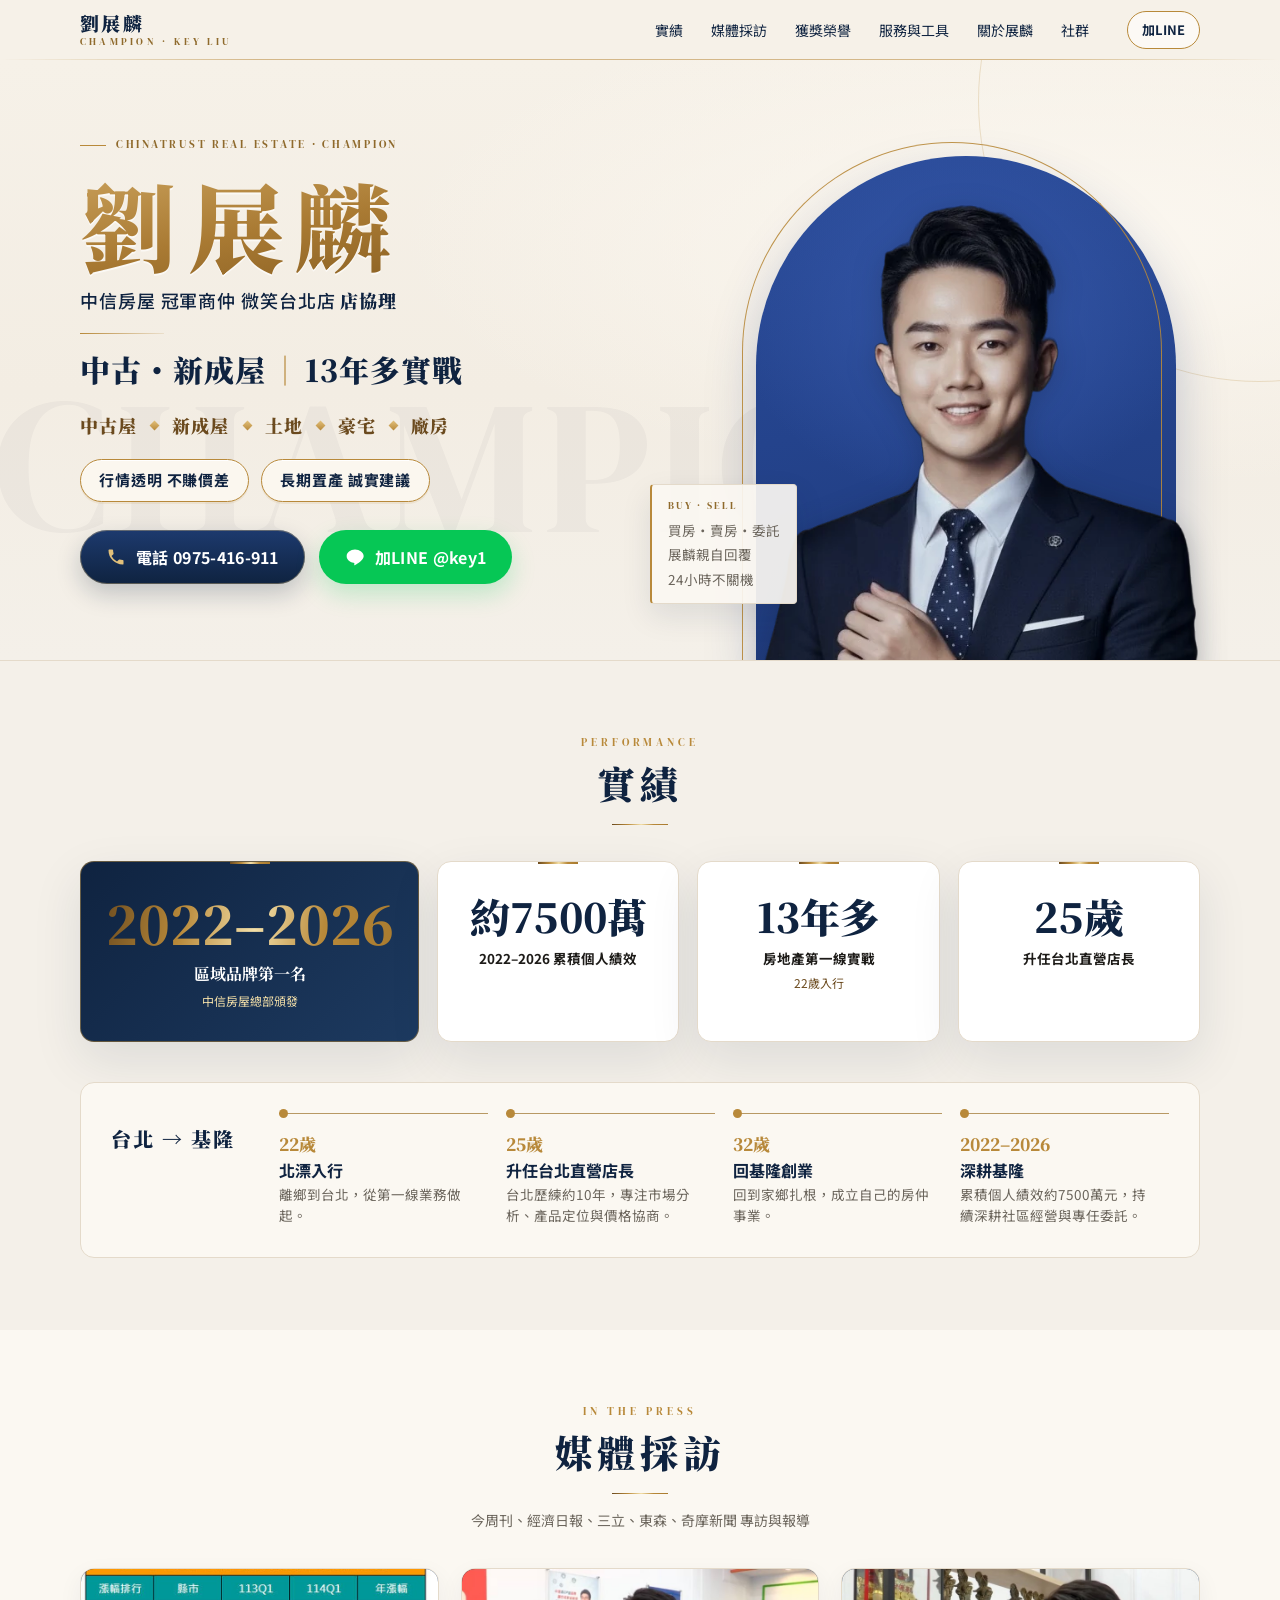
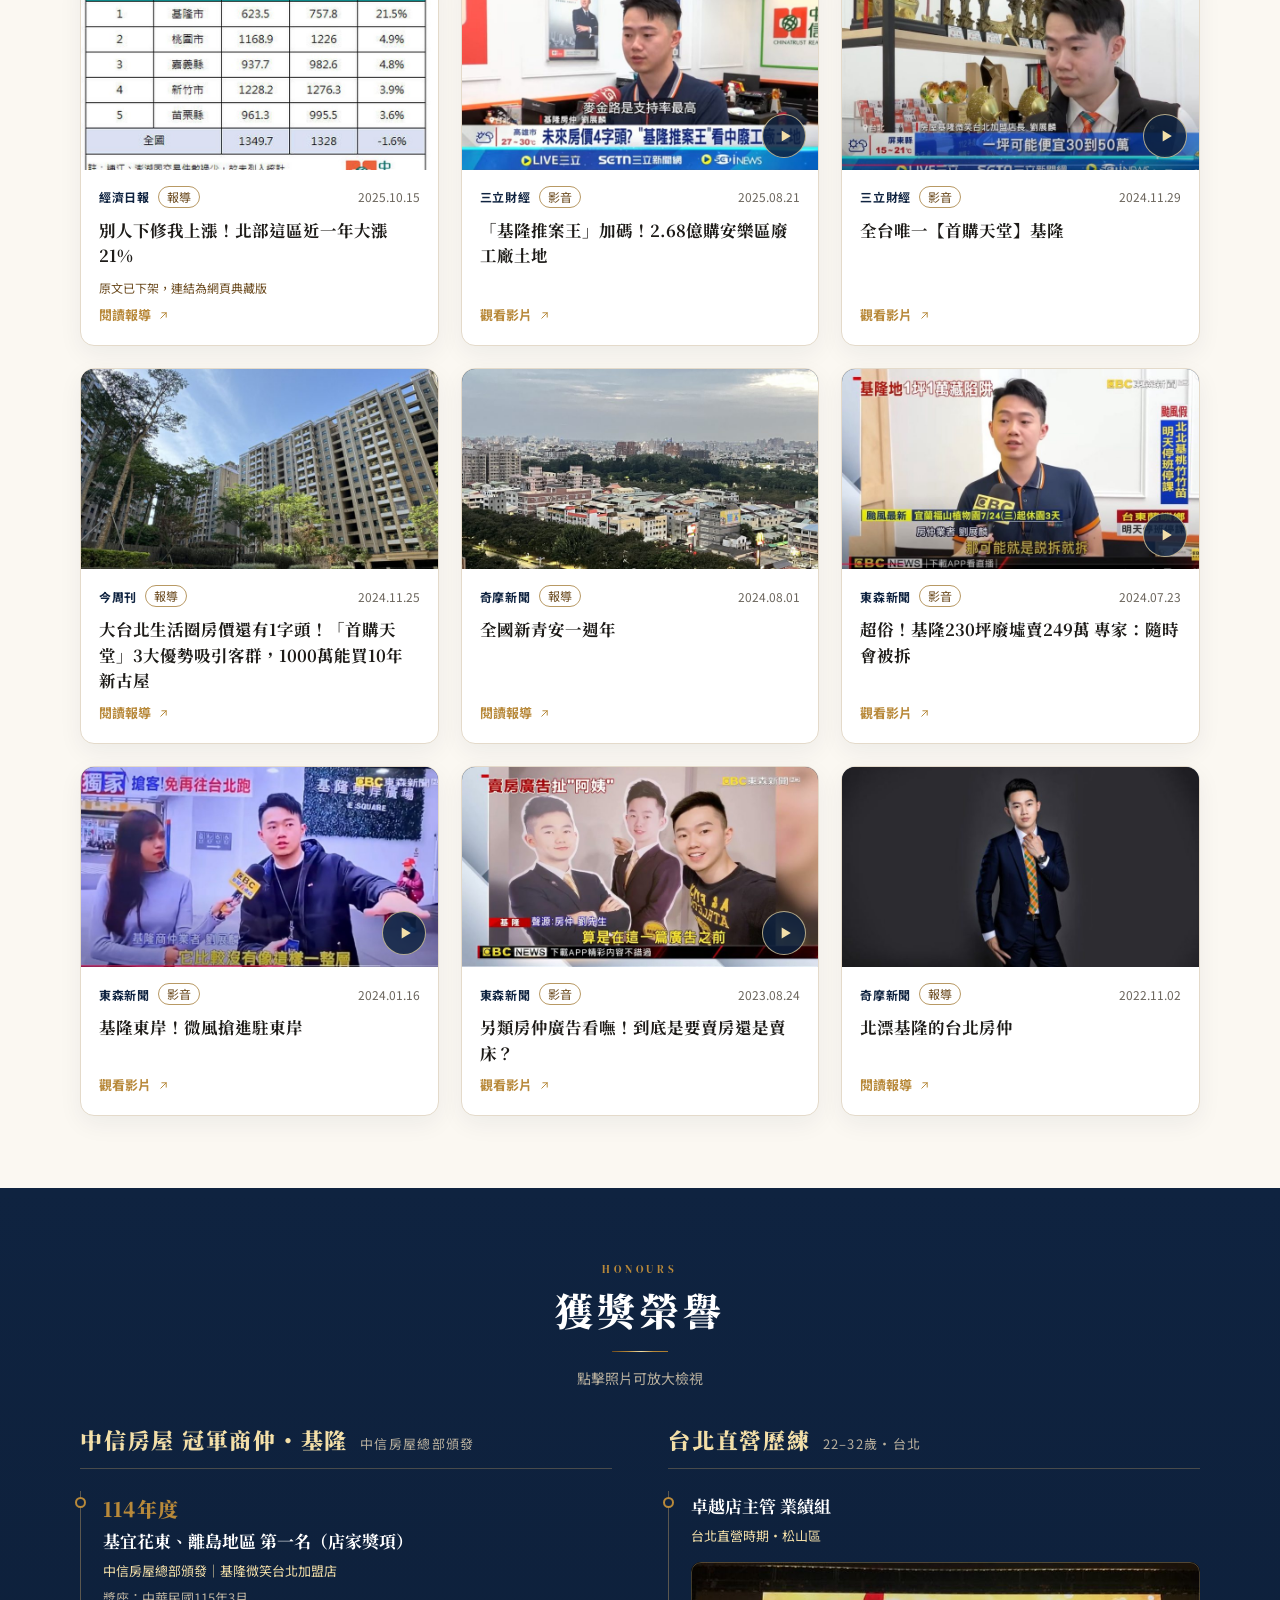
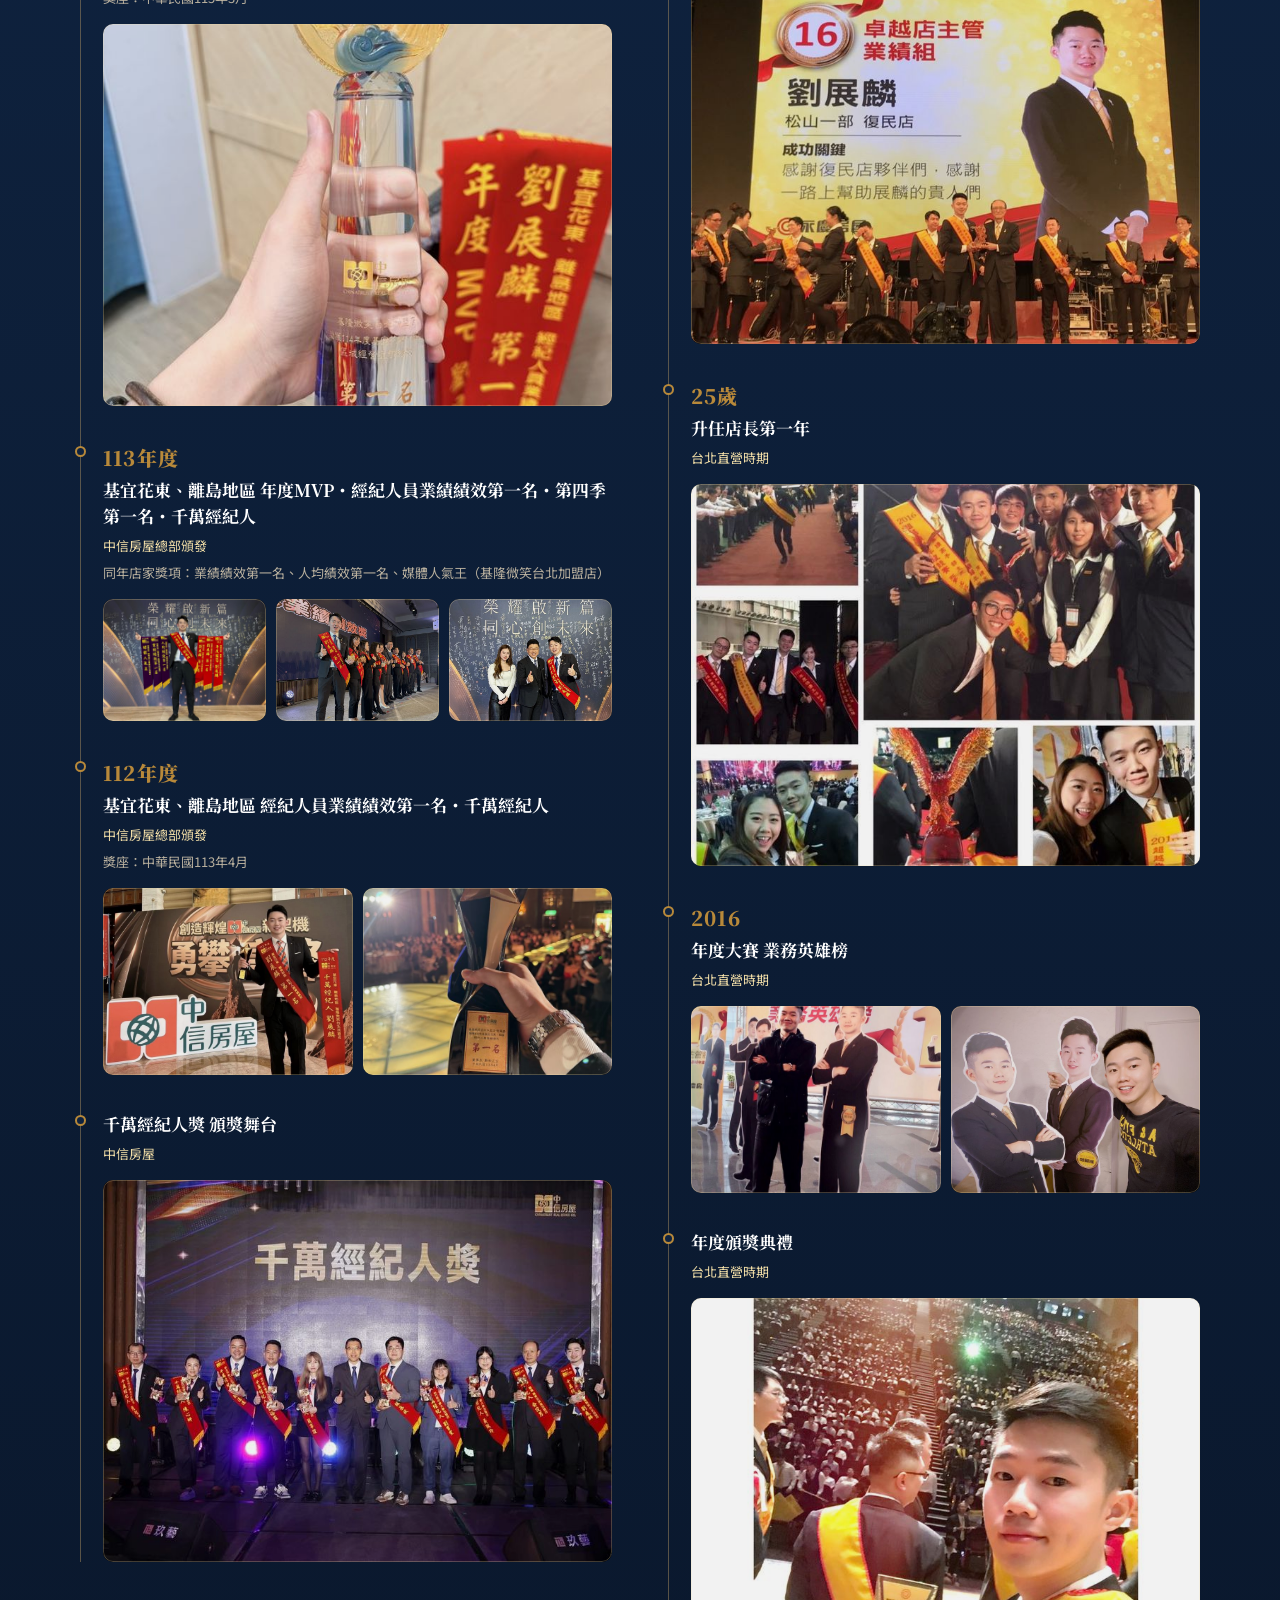
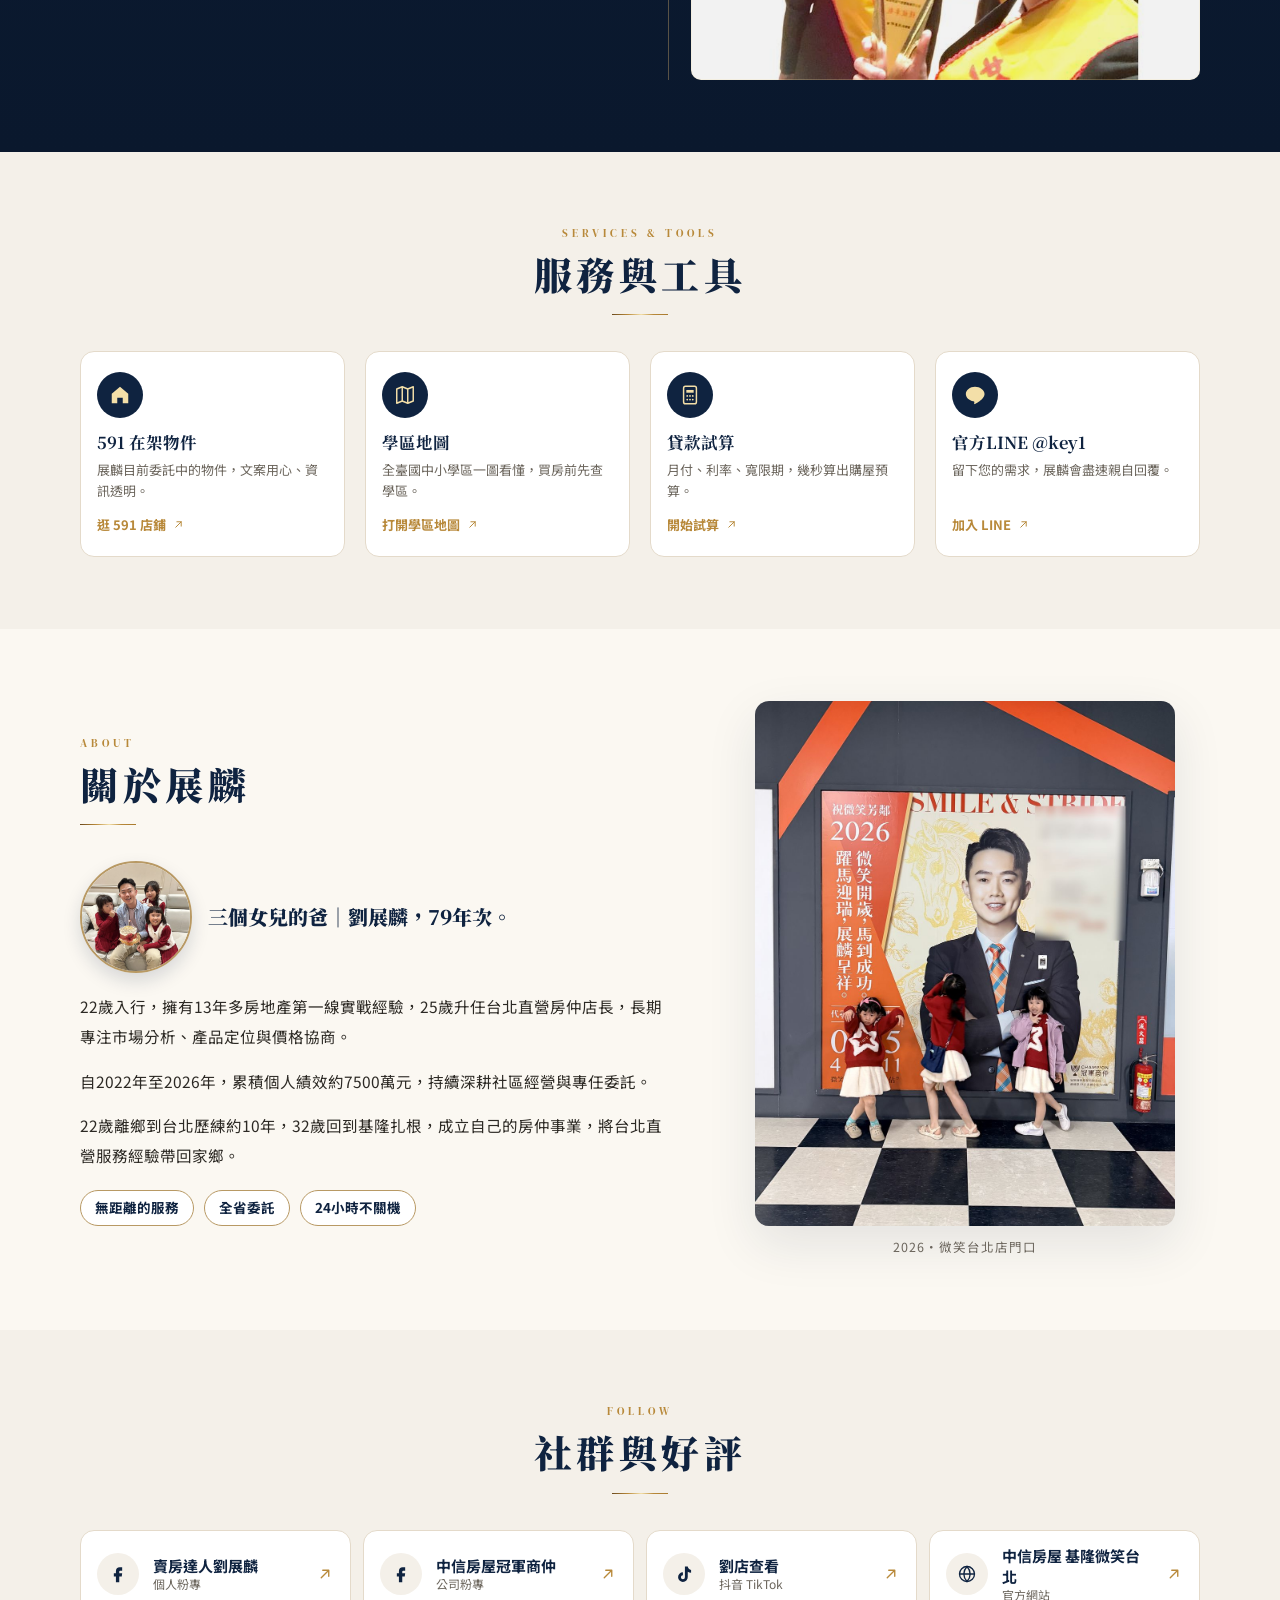
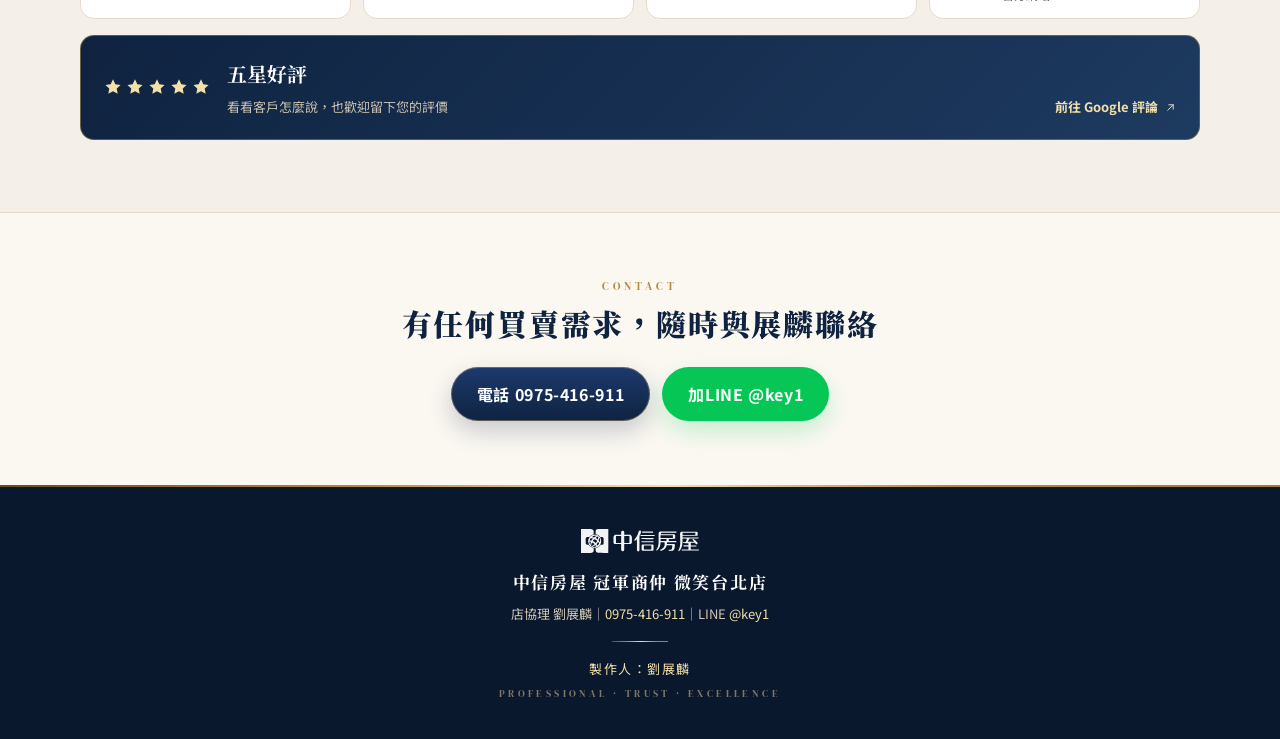
<file: v/classic/index.html>
<!doctype html>
<html lang="zh-Hant-TW">
<head>
<meta charset="utf-8">
<meta name="robots" content="noindex,nofollow">
<meta name="viewport" content="width=device-width,initial-scale=1,viewport-fit=cover">
<title>劉展麟｜中信房屋 冠軍商仲 微笑台北店 店協理｜中古・新成屋</title>
<meta name="description" content="劉展麟，中信房屋 冠軍商仲 微笑台北店 店協理。基隆全區・中古・新成屋，13年多房地產第一線實戰。買房、賣房、委託，電話 0975-416-911，LINE @key1。">
<meta name="theme-color" content="#F3EDE3">
<link rel="canonical" href="https://key121.github.io/key-liu/">
<meta property="og:type" content="website">
<meta property="og:locale" content="zh_TW">
<meta property="og:site_name" content="劉展麟｜中信房屋 冠軍商仲">
<meta property="og:title" content="劉展麟｜中信房屋 冠軍商仲 微笑台北店 店協理">
<meta property="og:description" content="中古・新成屋｜13年多實戰。買房、賣房、委託，一通電話或加 LINE @key1。">
<meta property="og:url" content="https://key121.github.io/key-liu/">
<meta property="og:image" content="https://key121.github.io/key-liu/assets/img/og-cover.jpg">
<meta property="og:image:width" content="1200">
<meta property="og:image:height" content="630">
<meta property="og:image:alt" content="劉展麟 中信房屋 冠軍商仲">
<meta name="twitter:card" content="summary_large_image">
<meta name="twitter:title" content="劉展麟｜中信房屋 冠軍商仲 微笑台北店 店協理">
<meta name="twitter:description" content="中古・新成屋｜13年多實戰。電話 0975-416-911，LINE @key1。">
<meta name="twitter:image" content="https://key121.github.io/key-liu/assets/img/og-cover.jpg">
<link rel="icon" type="image/png" href="../../assets/img/favicon.png">
<link rel="apple-touch-icon" href="../../assets/img/apple-touch-icon.png">
<link rel="preconnect" href="https://fonts.googleapis.com">
<link rel="preconnect" href="https://fonts.gstatic.com" crossorigin>
<link href="https://fonts.googleapis.com/css2?family=Noto+Sans+TC:wght@400;500;700&family=Noto+Serif+TC:wght@500;700;900&display=swap" rel="stylesheet">
<link rel="stylesheet" href="../../css/style.css">
<link rel="preload" as="image" href="../../assets/img/key-cutout.webp" type="image/webp">
</head>
<body data-base="../../">
<header class="topbar" id="top">
  <div class="wrap topbar-in">
    <a class="brand" href="#top" aria-label="回到頂端">
      <span class="brand-zh">劉展麟</span>
      <span class="brand-en">CHAMPION · KEY LIU</span>
    </a>
    <nav class="nav" aria-label="主選單">
      <a href="#stats">實績</a><a href="#press">媒體採訪</a><a href="#awards">獲獎榮譽</a><a href="#services">服務與工具</a><a href="#about">關於展麟</a><a href="#social">社群</a>
    </nav>
    <a class="pill-line" href="https://line.me/R/ti/p/@key1" target="_blank" rel="noopener">加LINE</a>
  </div>
</header>

<main>
<!-- 1. HERO -->
<section class="hero">
  <div class="hero-bg" aria-hidden="true"></div>
  <div class="wrap hero-in">
    <div class="hero-copy reveal">
      <div class="eyebrow"><span class="rule"></span>CHINATRUST REAL ESTATE · CHAMPION</div>
      <h1>劉展麟</h1>
      <p class="title">中信房屋 冠軍商仲 微笑台北店 <b>店協理</b></p>
      <span class="hero-rule" aria-hidden="true"></span>
      <p class="tagline"><span class="nw">中古・新成屋</span><span class="bar">｜</span><span class="nw">13年多實戰</span></p>
      <ul class="svc-row" aria-label="服務項目">
        <li>中古屋</li><li>新成屋</li><li>土地</li><li>豪宅</li><li>廠房</li>
      </ul>
      <ul class="chips">
        <li>行情透明 不賺價差</li><li>長期置產 誠實建議</li>
      </ul>
      <div class="cta-row">
        <a class="btn btn-navy" href="tel:0975416911" aria-label="撥打電話 0975-416-911"><svg viewBox="0 0 24 24" aria-hidden="true"><path d="M6.6 10.8a15.1 15.1 0 0 0 6.6 6.6l2.2-2.2a1 1 0 0 1 1-.25 11.4 11.4 0 0 0 3.6.57 1 1 0 0 1 1 1V20a1 1 0 0 1-1 1A17 17 0 0 1 3 4a1 1 0 0 1 1-1h3.5a1 1 0 0 1 1 1c0 1.25.2 2.45.57 3.57a1 1 0 0 1-.25 1z"/></svg><span><span class="lbl">電話 </span>0975-416-911</span></a>
        <a class="btn btn-line" href="https://line.me/R/ti/p/@key1" target="_blank" rel="noopener"><svg viewBox="0 0 24 24" aria-hidden="true"><path d="M12 3C6.5 3 2 6.6 2 11c0 3.9 3.5 7.2 8.3 7.9.3.1.8.2.9.5.1.3.1.7 0 1l-.1.9c0 .3-.2 1 .9.5s6-3.5 8.2-6.1c1.5-1.6 2.2-3.2 2.2-4.8C22.4 6.6 17.5 3 12 3z"/></svg><span><span class="lbl">加</span>LINE @key1</span></a>
      </div>
    </div>
    <div class="hero-visual reveal">
      <p class="hero-note"><span class="hn-k">BUY · SELL</span>買房・賣房・委託<br>展麟親自回覆<br>24小時不關機</p>
      <div class="arch">
        <picture>
          <source srcset="../../assets/img/key-cutout.webp" type="image/webp">
          <img src="../../assets/img/key-cutout.png" alt="劉展麟 形象照" width="596" height="944" fetchpriority="high">
        </picture>
      </div>
    </div>
  </div>
</section>

<!-- 2. STATS -->
<section class="section" id="stats">
  <div class="wrap">
    <div class="sec-head reveal"><span class="kicker">PERFORMANCE</span><h2>實績</h2><span class="gold-rule"></span></div>
    <div class="stats" data-render="stats"></div>
    <ol class="story reveal" data-render="story" aria-label="台北→基隆"></ol>
  </div>
</section>

<!-- 3. PRESS -->
<section class="section section-alt" id="press">
  <div class="wrap">
    <div class="sec-head reveal"><span class="kicker">IN THE PRESS</span><h2>媒體採訪</h2><span class="gold-rule"></span><p class="sec-sub">今周刊、經濟日報、三立、東森、奇摩新聞 專訪與報導</p></div>
    <div class="press-grid" data-render="press"></div>
  </div>
</section>

<!-- 4. AWARDS -->
<section class="section section-navy" id="awards">
  <div class="wrap">
    <div class="sec-head reveal"><span class="kicker">HONOURS</span><h2>獲獎榮譽</h2><span class="gold-rule"></span><p class="sec-sub">點擊照片可放大檢視</p></div>
    <div class="timeline" data-render="awards"></div>
  </div>
</section>

<!-- 5. SERVICES -->
<section class="section" id="services">
  <div class="wrap">
    <div class="sec-head reveal"><span class="kicker">SERVICES &amp; TOOLS</span><h2>服務與工具</h2><span class="gold-rule"></span></div>
    <div class="svc-grid" data-render="services"></div>
  </div>
</section>

<!-- 6. ABOUT -->
<section class="section section-alt" id="about">
  <div class="wrap about" data-render="about"></div>
</section>

<!-- 7. SOCIAL -->
<section class="section" id="social">
  <div class="wrap">
    <div class="sec-head reveal"><span class="kicker">FOLLOW</span><h2>社群與好評</h2><span class="gold-rule"></span></div>
    <div class="social-grid" data-render="social"></div>
    <div data-render="review"></div>
  </div>
</section>

<!-- CTA -->
<section class="cta-band">
  <div class="wrap cta-band-in reveal">
    <p class="cta-k">CONTACT</p>
    <h2>有任何買賣需求，隨時與展麟聯絡</h2>
    <div class="cta-row center">
      <a class="btn btn-navy" href="tel:0975416911">電話 0975-416-911</a>
      <a class="btn btn-line" href="https://line.me/R/ti/p/@key1" target="_blank" rel="noopener">加LINE @key1</a>
    </div>
  </div>
</section>
</main>

<footer class="footer">
  <div class="wrap footer-in">
    <img class="cth" src="../../assets/cth-lockup-white.svg" alt="中信房屋" width="118" height="24" loading="lazy">
    <p class="f-name">中信房屋 冠軍商仲 微笑台北店</p>
    <p class="f-contact">店協理 劉展麟｜<a href="tel:0975416911">0975-416-911</a>｜LINE <a href="https://line.me/R/ti/p/@key1" target="_blank" rel="noopener">@key1</a></p>
    <span class="gold-rule"></span>
    <p class="credit">製作人：劉展麟</p>
    <p class="micro">PROFESSIONAL · TRUST · EXCELLENCE</p>
  </div>
</footer>

<!-- mobile sticky contact bar -->
<div class="sticky-bar" role="navigation" aria-label="快速聯絡">
  <a class="sb-tel" href="tel:0975416911"><svg viewBox="0 0 24 24" aria-hidden="true"><path d="M6.6 10.8a15.1 15.1 0 0 0 6.6 6.6l2.2-2.2a1 1 0 0 1 1-.25 11.4 11.4 0 0 0 3.6.57 1 1 0 0 1 1 1V20a1 1 0 0 1-1 1A17 17 0 0 1 3 4a1 1 0 0 1 1-1h3.5a1 1 0 0 1 1 1c0 1.25.2 2.45.57 3.57a1 1 0 0 1-.25 1z"/></svg>撥打電話</a>
  <a class="sb-line" href="https://line.me/R/ti/p/@key1" target="_blank" rel="noopener"><svg viewBox="0 0 24 24" aria-hidden="true"><path d="M12 3C6.5 3 2 6.6 2 11c0 3.9 3.5 7.2 8.3 7.9.3.1.8.2.9.5.1.3.1.7 0 1l-.1.9c0 .3-.2 1 .9.5s6-3.5 8.2-6.1c1.5-1.6 2.2-3.2 2.2-4.8C22.4 6.6 17.5 3 12 3z"/></svg>加LINE @key1</a>
</div>

<!-- lightbox -->
<div class="lightbox" id="lightbox" hidden aria-modal="true" role="dialog" aria-label="照片檢視">
  <button class="lb-close" aria-label="關閉">×</button>
  <button class="lb-prev" aria-label="上一張">‹</button>
  <figure><img alt=""><figcaption></figcaption></figure>
  <button class="lb-next" aria-label="下一張">›</button>
</div>

<noscript><p style="padding:20px;text-align:center">請開啟 JavaScript 以瀏覽完整內容。電話 <a href="tel:0975416911">0975-416-911</a>｜LINE <a href="https://line.me/R/ti/p/@key1">@key1</a></p></noscript>
<script src="../../js/main.js" defer></script>
</body>
</html>
</file>
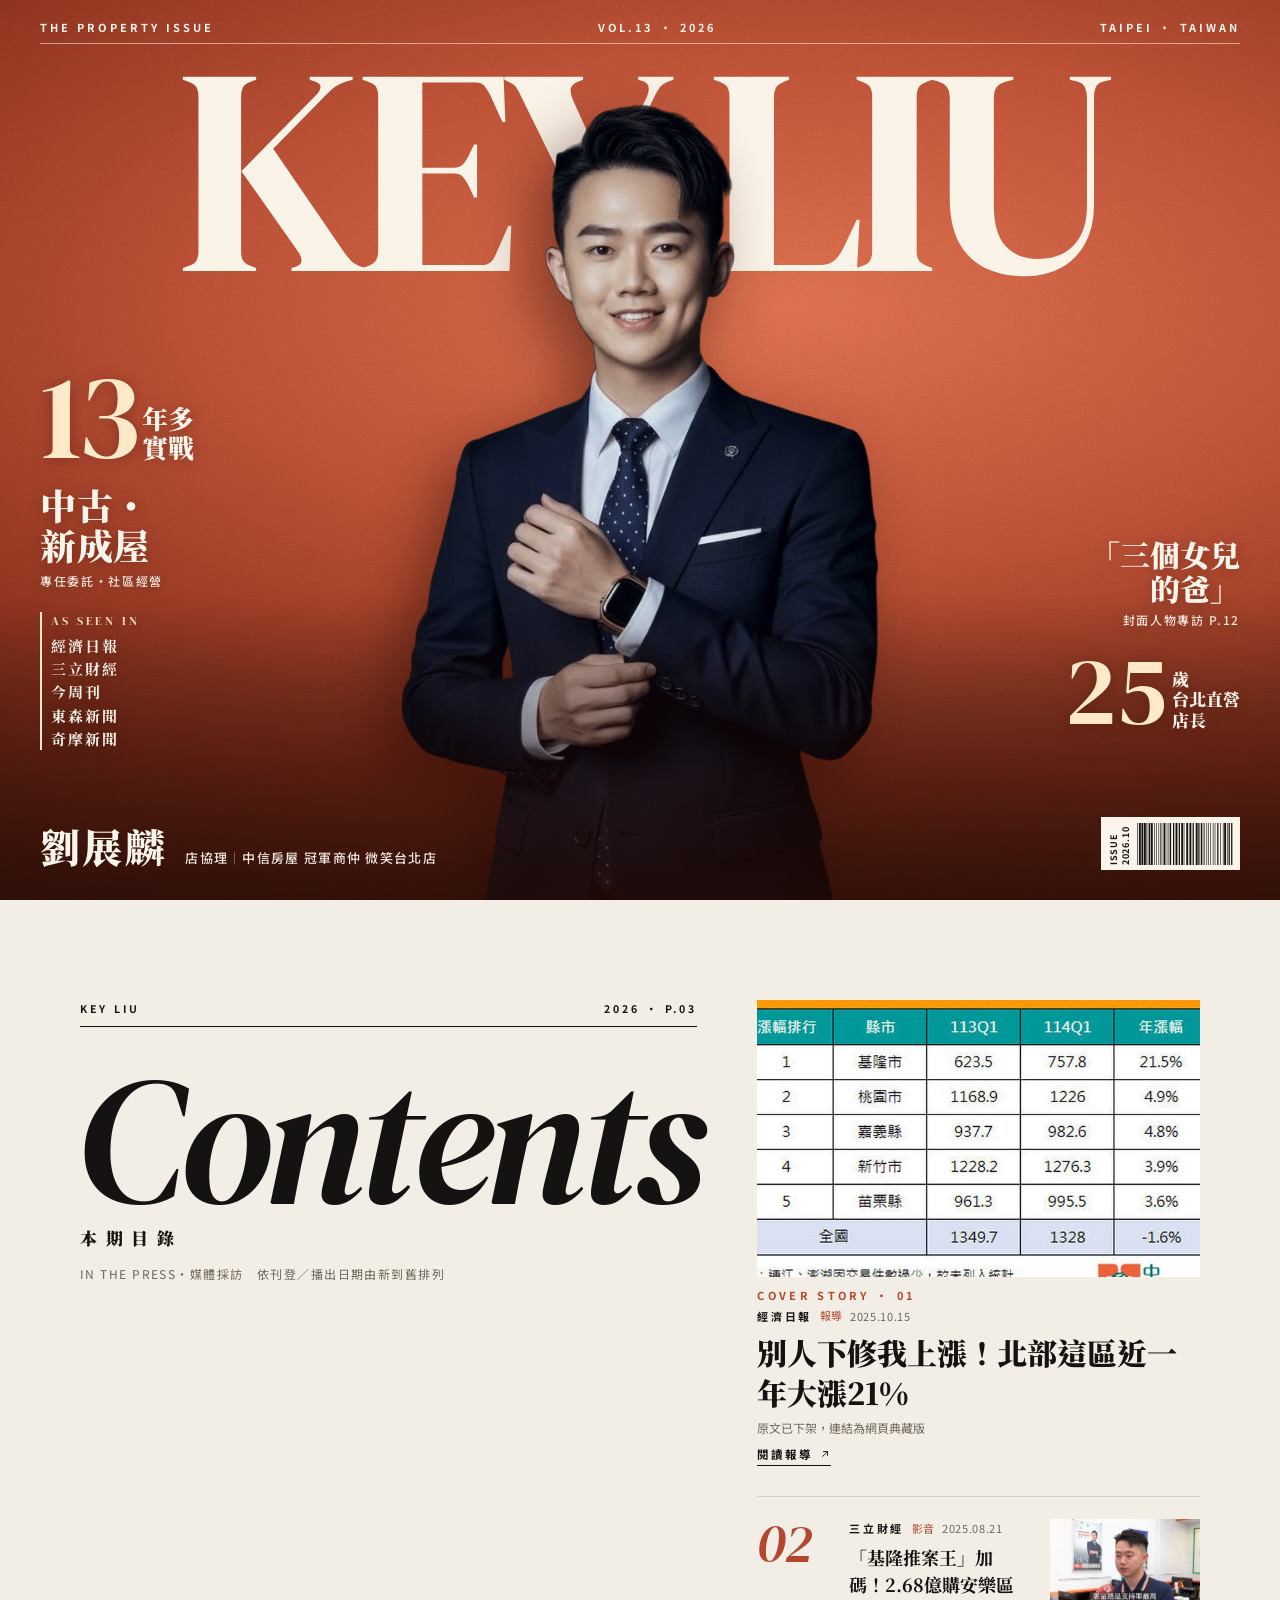
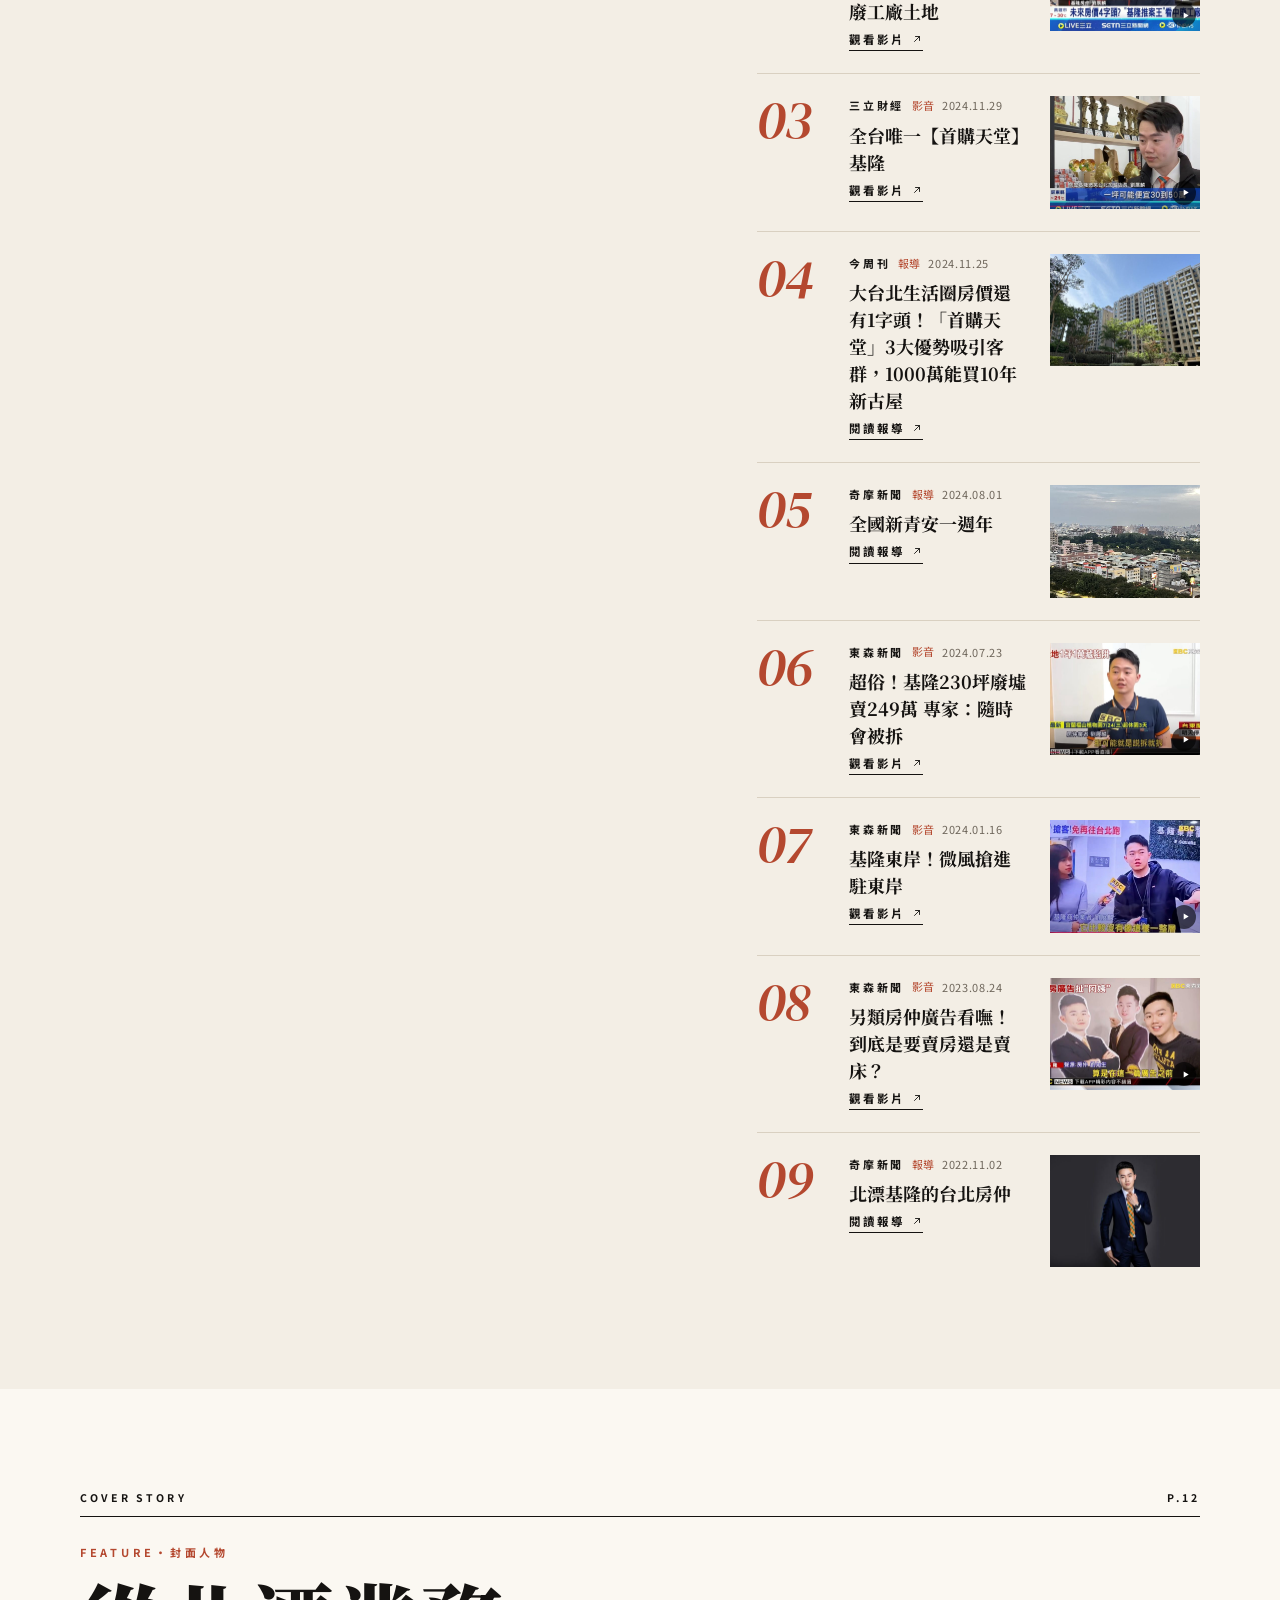
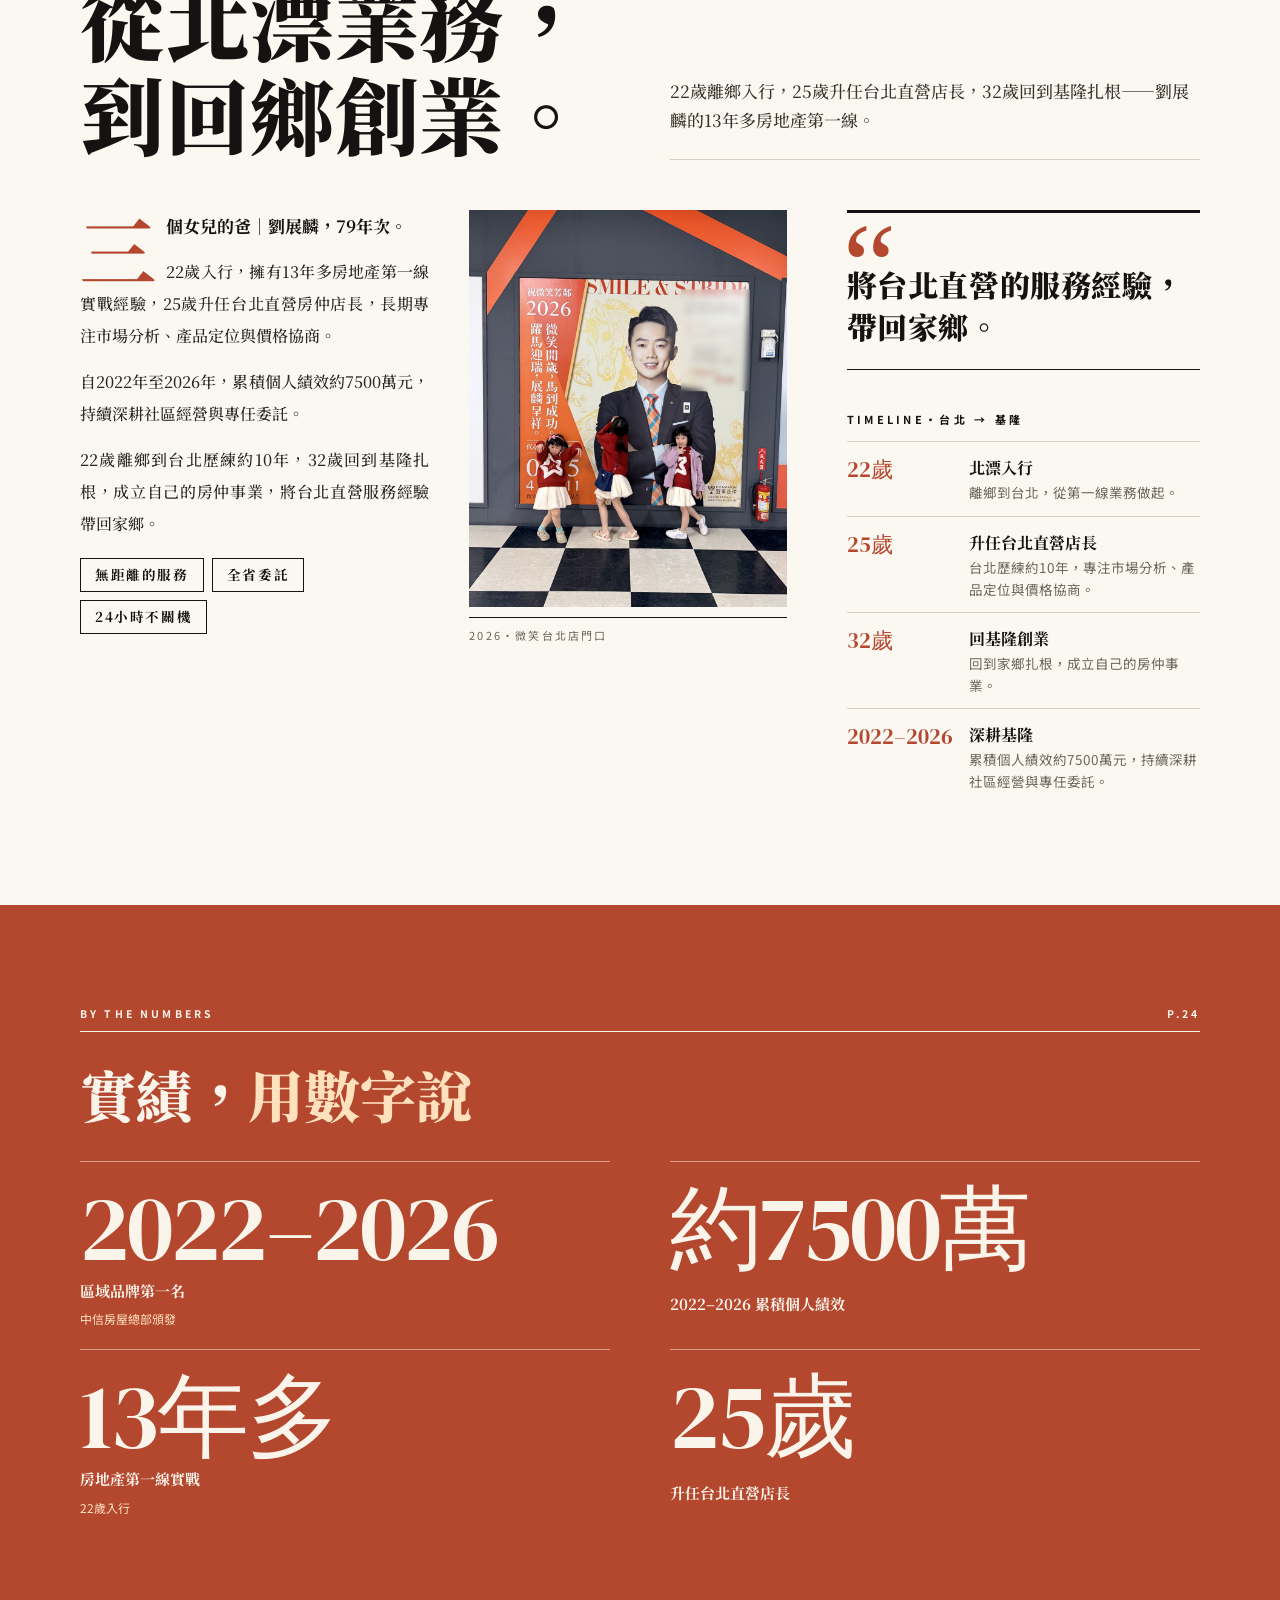
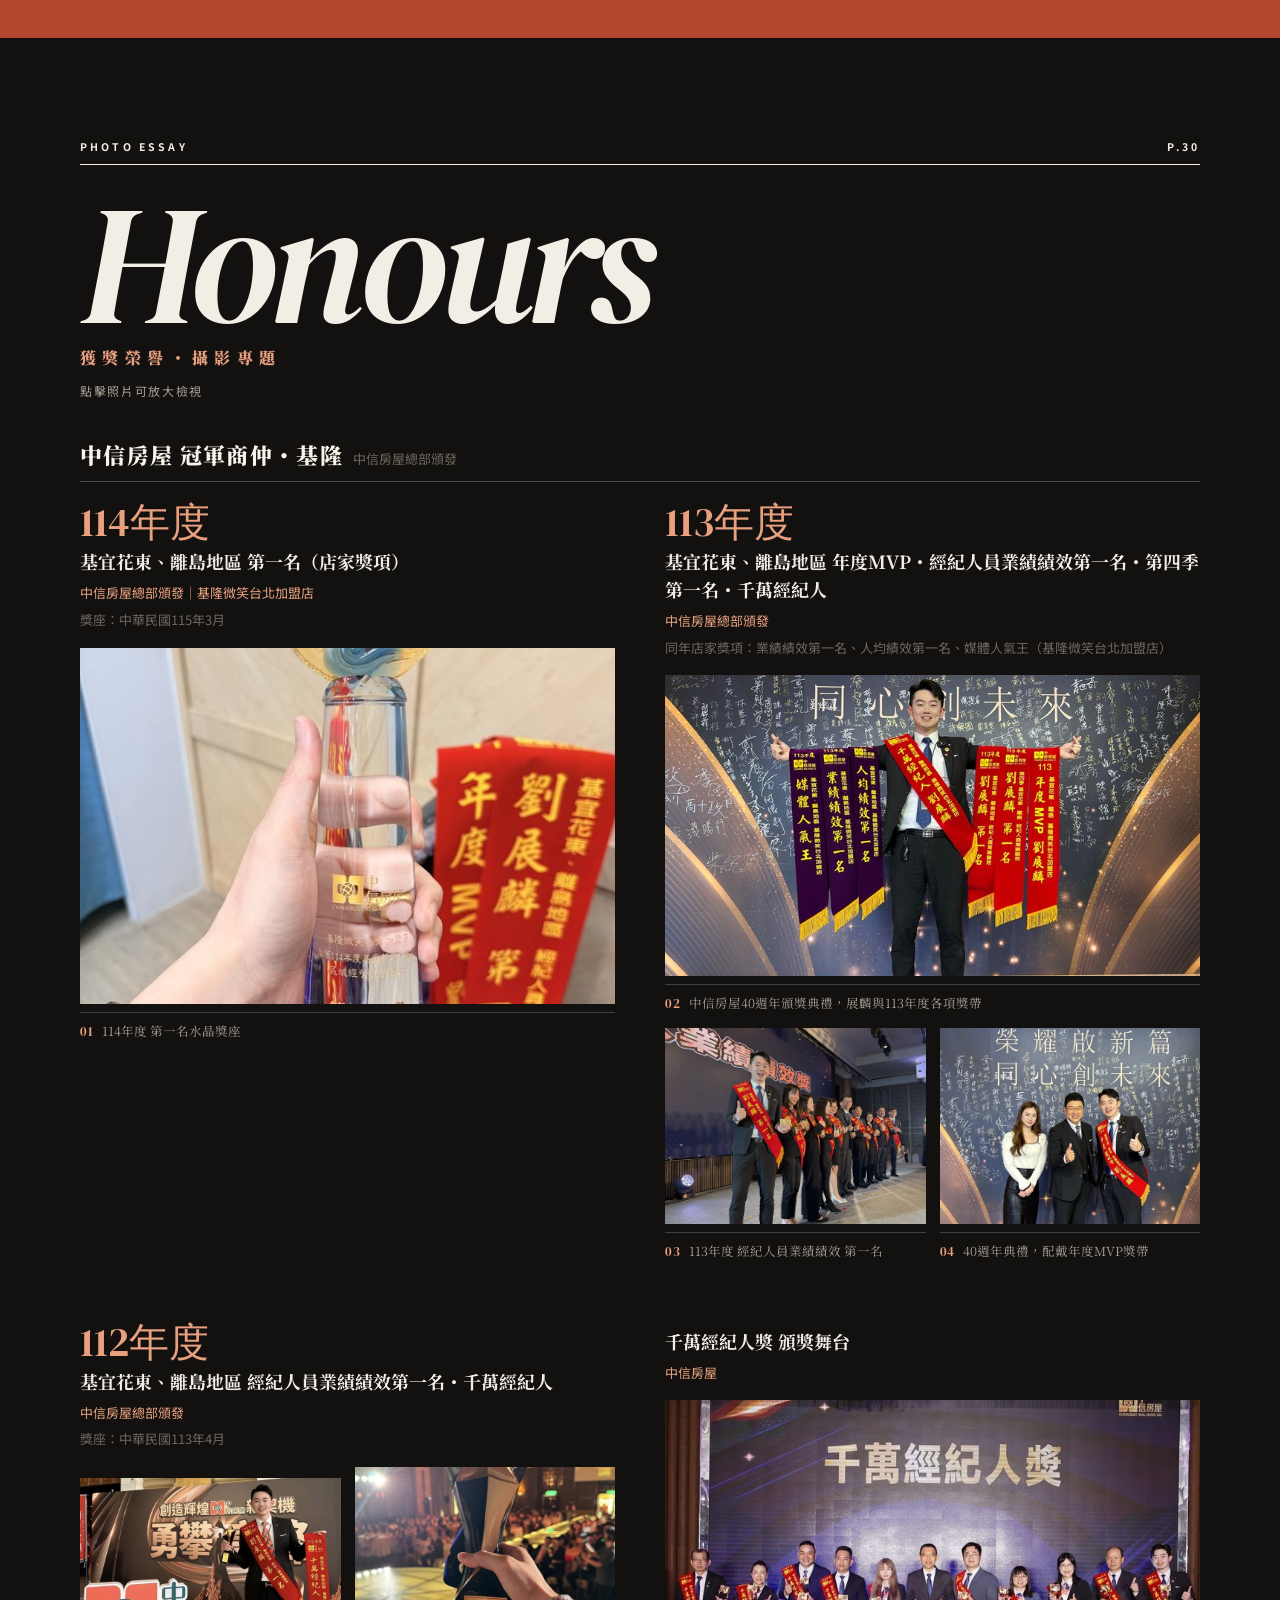
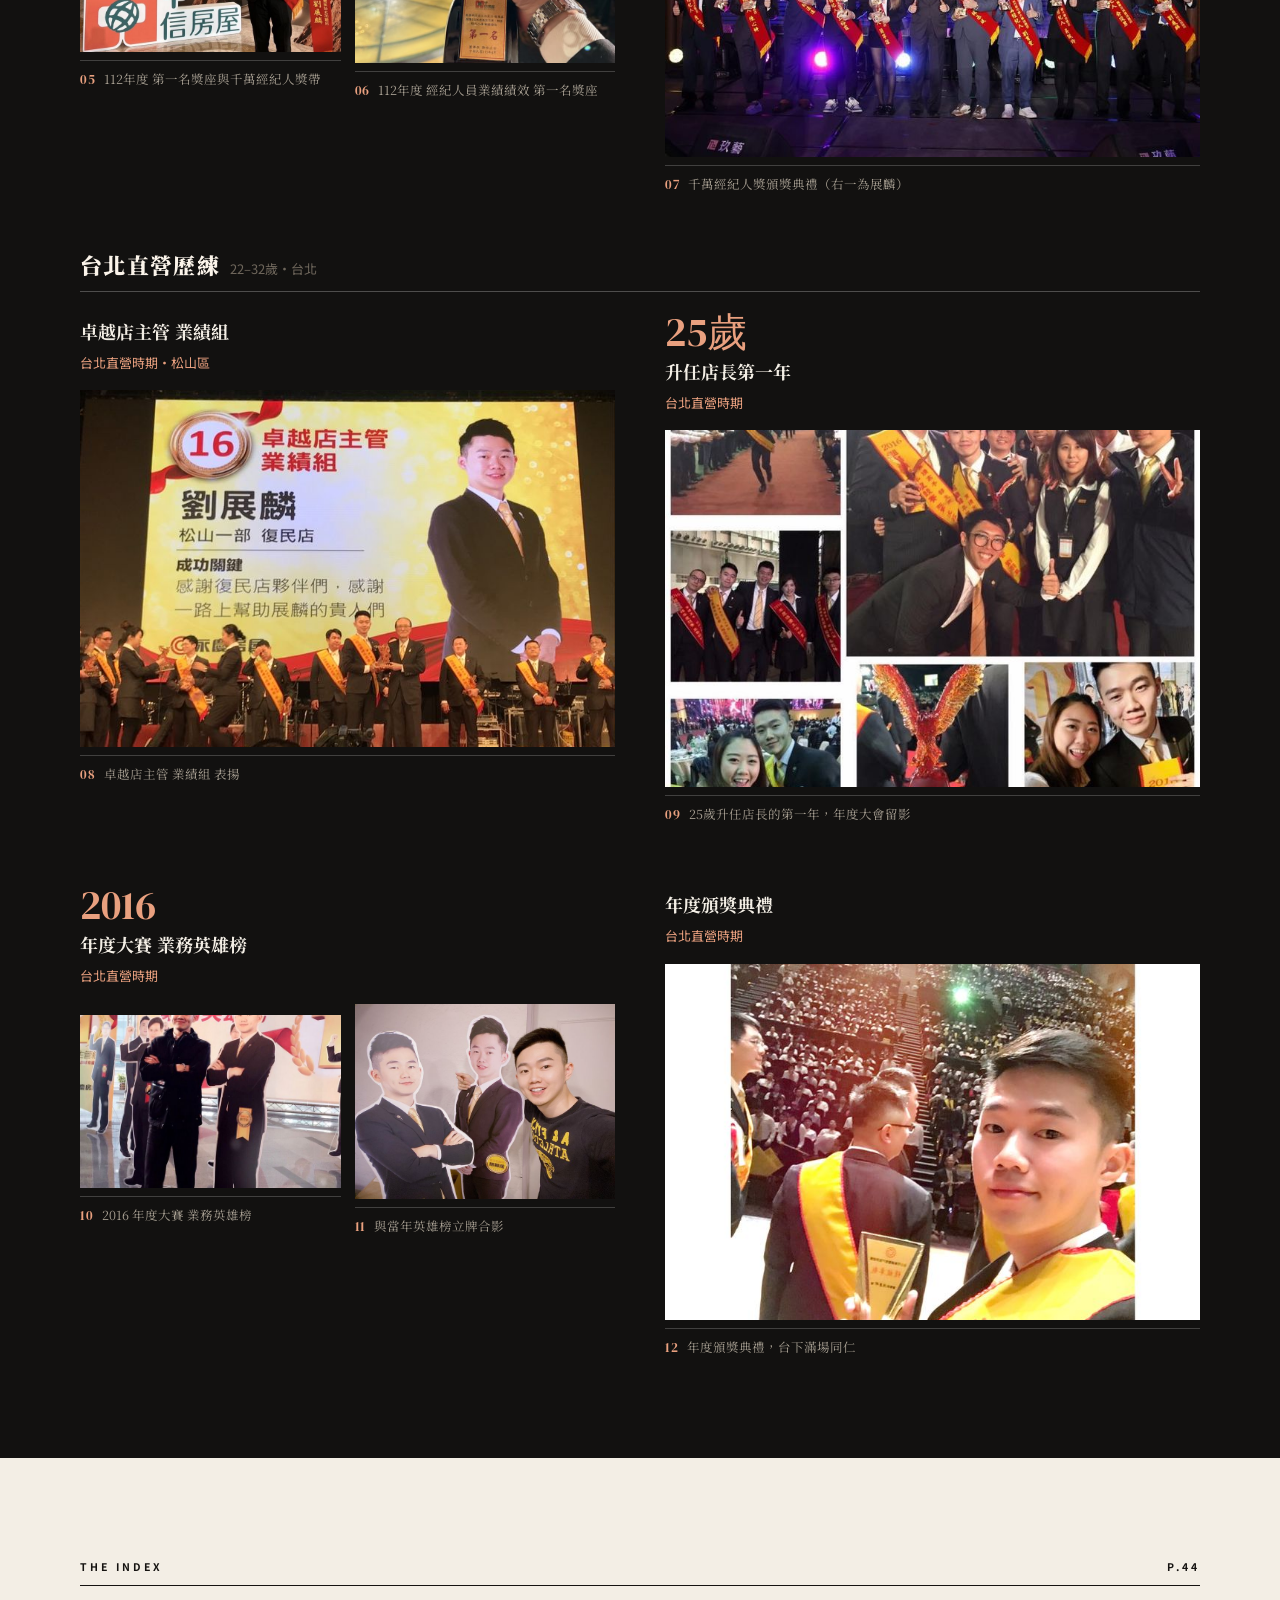
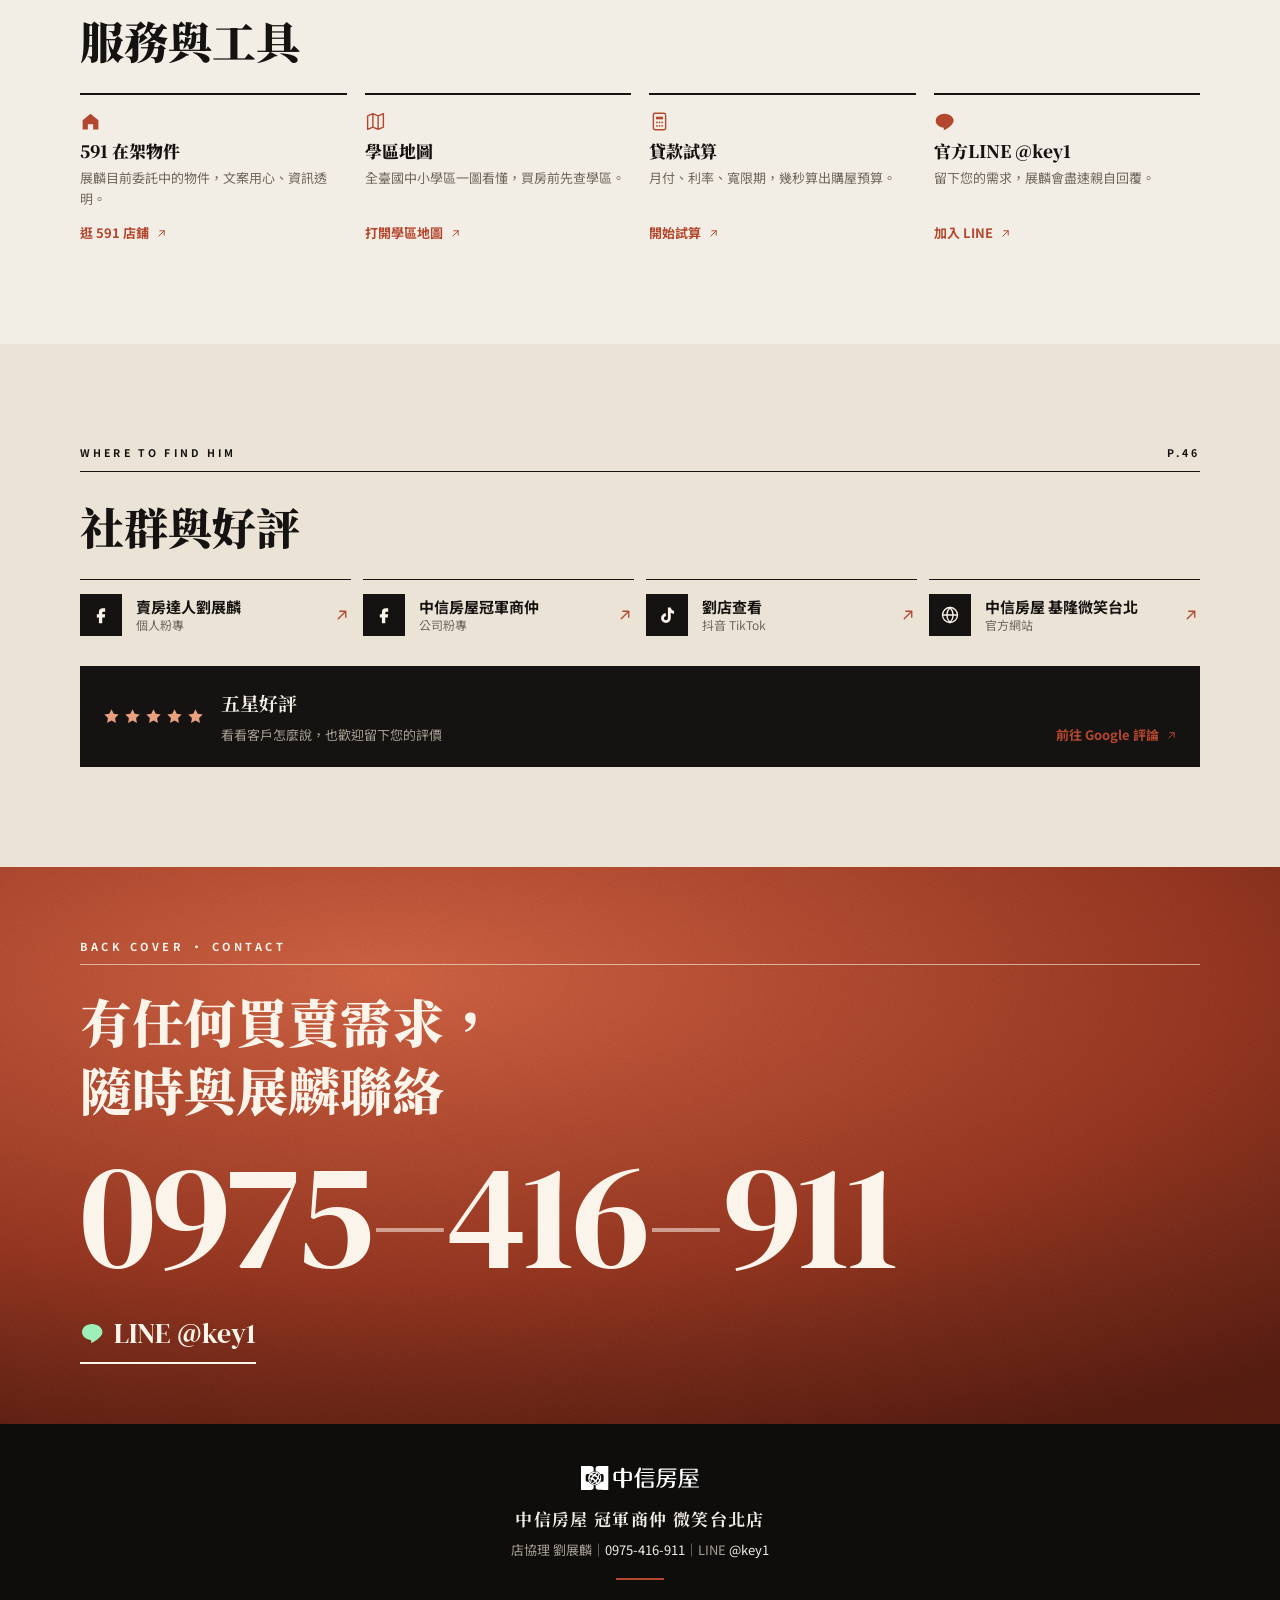
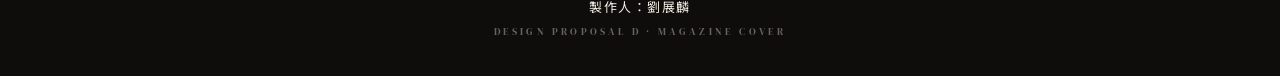
<file: v/d/index.html>
<!doctype html>
<html lang="zh-Hant-TW">
<head>
<meta charset="utf-8">
<meta name="viewport" content="width=device-width,initial-scale=1,viewport-fit=cover">
<meta name="robots" content="noindex,nofollow">
<title>設計提案 D｜雜誌封面｜劉展麟</title>
<meta name="theme-color" content="#B4482F">
<link rel="icon" href="../../assets/img/favicon.png">
<link rel="preconnect" href="https://fonts.googleapis.com"><link rel="preconnect" href="https://fonts.gstatic.com" crossorigin>
<link rel="stylesheet" href="https://fonts.googleapis.com/css2?family=Noto+Serif+TC:wght@500;700;900&family=Noto+Sans+TC:wght@400;500;700&display=swap">
<link rel="preload" as="image" href="../../assets/img/key-cutout.webp" type="image/webp">
<link rel="stylesheet" href="../base.css">
<link rel="stylesheet" href="d.css">
</head>
<body class="v-d" data-base="../../">
<header class="topbar">
  <div class="wrap topbar-in">
    <a class="brand" href="#top" aria-label="回到封面"><span class="b-en">KEY LIU</span><span class="b-zh">劉展麟</span></a>
    <nav class="nav" aria-label="主要選單"><a href="#press">目錄</a><a href="#feature">專訪</a><a href="#numbers">實績</a><a href="#awards">榮譽</a><a href="#services">服務</a><a href="#social">社群</a></nav>
    <a class="top-cta" href="https://line.me/R/ti/p/@key1" target="_blank" rel="noopener"><svg viewBox="0 0 24 24" aria-hidden="true"><path d="M12 3C6.5 3 2 6.6 2 11c0 3.9 3.5 7.2 8.3 7.9.3.1.8.2.9.5.1.3.1.7 0 1l-.1.9c0 .3-.2 1 .9.5s6-3.5 8.2-6.1c1.5-1.6 2.2-3.2 2.2-4.8C22.4 6.6 17.5 3 12 3z"/></svg><span>LINE</span></a>
  </div>
</header>
<main id="top">
<section class="cover" aria-label="封面">
  <div class="cv-grain" aria-hidden="true"></div>
  <p class="cv-rail"><span>THE PROPERTY ISSUE</span><span>VOL.13 · 2026</span><span class="hide-s">TAIPEI · TAIWAN</span></p>
  <h1 class="cv-mast"><span aria-hidden="true">KEY LIU</span><span class="sr">劉展麟 KEY LIU</span></h1>
  <div class="cv-fig"><picture class="cut"><source srcset="../../assets/img/key-cutout.webp" type="image/webp"><img src="../../assets/img/key-cutout.png" alt="劉展麟 形象照" width="596" height="944" fetchpriority="high"></picture></div>
  <div class="cv-lines cv-left">
    <p class="cl cl-num"><b>13</b><span>年多<br>實戰</span></p>
    <p class="cl cl-svc">中古・<br>新成屋<small>專任委託・社區經營</small></p>
    <p class="cl cl-seen"><small>AS SEEN IN</small>經濟日報<br>三立財經<br>今周刊<br>東森新聞<br>奇摩新聞</p>
  </div>
  <div class="cv-lines cv-right">
    <p class="cl cl-q">「三個女兒<br>的爸」<small>封面人物專訪 P.12</small></p>
    <p class="cl cl-25"><b>25</b><span>歲<br>台北直營<br>店長</span></p>
  </div>
  <div class="cv-foot">
    <p class="cv-name"><span class="nm">劉展麟</span><span class="role">店協理<i>｜</i>中信房屋 冠軍商仲 微笑台北店</span></p>
    <div class="cv-code"><span class="cv-issue">ISSUE<br>2026.10</span><svg class="bc" viewBox="0 0 152 46" preserveAspectRatio="none" aria-hidden="true"><rect x="0" y="0" width="1" height="46"/><rect x="3" y="0" width="3" height="46"/><rect x="7" y="0" width="3" height="46"/><rect x="11" y="0" width="3" height="46"/><rect x="15" y="0" width="1" height="46"/><rect x="17" y="0" width="1" height="46"/><rect x="19" y="0" width="2" height="46"/><rect x="22" y="0" width="3" height="46"/><rect x="27" y="0" width="1" height="46"/><rect x="30" y="0" width="1" height="46"/><rect x="34" y="0" width="1" height="46"/><rect x="37" y="0" width="1" height="46"/><rect x="39" y="0" width="1" height="46"/><rect x="42" y="0" width="3" height="46"/><rect x="47" y="0" width="1" height="46"/><rect x="50" y="0" width="1" height="46"/><rect x="52" y="0" width="2" height="46"/><rect x="57" y="0" width="2" height="46"/><rect x="61" y="0" width="3" height="46"/><rect x="66" y="0" width="2" height="46"/><rect x="70" y="0" width="3" height="46"/><rect x="74" y="0" width="1" height="46"/><rect x="78" y="0" width="3" height="46"/><rect x="83" y="0" width="3" height="46"/><rect x="88" y="0" width="2" height="46"/><rect x="93" y="0" width="3" height="46"/><rect x="97" y="0" width="2" height="46"/><rect x="101" y="0" width="2" height="46"/><rect x="104" y="0" width="1" height="46"/><rect x="106" y="0" width="1" height="46"/><rect x="110" y="0" width="1" height="46"/><rect x="113" y="0" width="1" height="46"/><rect x="116" y="0" width="1" height="46"/><rect x="120" y="0" width="1" height="46"/><rect x="123" y="0" width="1" height="46"/><rect x="127" y="0" width="2" height="46"/><rect x="132" y="0" width="1" height="46"/><rect x="136" y="0" width="1" height="46"/><rect x="138" y="0" width="3" height="46"/><rect x="143" y="0" width="1" height="46"/><rect x="145" y="0" width="2" height="46"/><rect x="149" y="0" width="2" height="46"/></svg></div>
  </div>
</section>

<section class="contents" id="press">
  <div class="wrap">
    <div class="ct-head reveal">
      <p class="folio"><span>KEY LIU</span><span>2026 · P.03</span></p>
      <h2 class="ct-title"><em>Contents</em><span>本期目錄</span></h2>
      <p class="ct-sub">IN THE PRESS・媒體採訪　依刊登／播出日期由新到舊排列</p>
    </div>
    <div class="press-grid" data-render="press"></div>
  </div>
</section>

<section class="feature" id="feature">
  <div class="wrap">
    <div class="ft-head reveal">
      <p class="folio"><span>COVER STORY</span><span>P.12</span></p>
      <p class="ft-kicker">FEATURE・封面人物</p>
      <h2 class="ft-title">從北漂業務，<br>到回鄉創業。</h2>
      <p class="ft-deck">22歲離鄉入行，25歲升任台北直營店長，32歲回到基隆扎根——劉展麟的13年多房地產第一線。</p>
    </div>
    <div class="ft-body">
      <div class="about" data-render="about"></div>
      <blockquote class="pull reveal"><p>將台北直營的服務經驗，<br>帶回家鄉。</p></blockquote>
      <aside class="ft-side reveal"><p class="side-k">TIMELINE・台北 → 基隆</p><ol class="story" data-render="story" aria-label="經歷"></ol></aside>
    </div>
  </div>
</section>

<section class="numbers" id="numbers">
  <div class="wrap">
    <div class="nb-head reveal"><p class="folio"><span>BY THE NUMBERS</span><span>P.24</span></p><h2>實績，<em>用數字說</em></h2></div>
    <div class="stats" data-render="stats"></div>
  </div>
</section>

<section class="essay" id="awards">
  <div class="wrap">
    <div class="es-head reveal">
      <p class="folio"><span>PHOTO ESSAY</span><span>P.30</span></p>
      <h2 class="es-title"><em>Honours</em><span>獲獎榮譽・攝影專題</span></h2>
      <p class="es-sub">點擊照片可放大檢視</p>
    </div>
    <div class="timeline" data-render="awards"></div>
  </div>
</section>

<section class="index" id="services">
  <div class="wrap">
    <div class="ix-head reveal"><p class="folio"><span>THE INDEX</span><span>P.44</span></p><h2>服務與工具</h2></div>
    <div class="svc-grid" data-render="services"></div>
  </div>
</section>

<section class="where" id="social">
  <div class="wrap">
    <div class="ix-head reveal"><p class="folio"><span>WHERE TO FIND HIM</span><span>P.46</span></p><h2>社群與好評</h2></div>
    <div class="social-grid" data-render="social"></div>
    <div data-render="review"></div>
  </div>
</section>

<section class="backcover" aria-label="聯絡展麟">
  <div class="cv-grain" aria-hidden="true"></div>
  <div class="wrap reveal">
    <p class="bk-k">BACK COVER · CONTACT</p>
    <h2>有任何買賣需求，<br>隨時與展麟聯絡</h2>
    <a class="bk-tel" href="tel:0975416911" aria-label="撥打電話 0975-416-911">0975<span>–</span>416<span>–</span>911</a>
    <a class="bk-line" href="https://line.me/R/ti/p/@key1" target="_blank" rel="noopener"><svg viewBox="0 0 24 24" aria-hidden="true"><path d="M12 3C6.5 3 2 6.6 2 11c0 3.9 3.5 7.2 8.3 7.9.3.1.8.2.9.5.1.3.1.7 0 1l-.1.9c0 .3-.2 1 .9.5s6-3.5 8.2-6.1c1.5-1.6 2.2-3.2 2.2-4.8C22.4 6.6 17.5 3 12 3z"/></svg>LINE @key1</a>
  </div>
</section>
</main>

<footer class="footer">
  <div class="wrap">
    <img class="cth" src="../../assets/cth-lockup-white.svg" alt="中信房屋" width="118" height="24" loading="lazy">
    <p class="f-name">中信房屋 冠軍商仲 微笑台北店</p>
    <p class="f-contact">店協理 劉展麟｜<a href="tel:0975416911">0975-416-911</a>｜LINE <a href="https://line.me/R/ti/p/@key1" target="_blank" rel="noopener">@key1</a></p>
    <span class="gold-rule"></span>
    <p class="credit">製作人：劉展麟</p>
    <p class="micro">DESIGN PROPOSAL D · MAGAZINE COVER</p>
  </div>
</footer>

<div class="sticky-bar" role="navigation" aria-label="快速聯絡">
  <a class="sb-tel" href="tel:0975416911"><svg viewBox="0 0 24 24" aria-hidden="true"><path d="M6.6 10.8a15.1 15.1 0 0 0 6.6 6.6l2.2-2.2a1 1 0 0 1 1-.25 11.4 11.4 0 0 0 3.6.57 1 1 0 0 1 1 1V20a1 1 0 0 1-1 1A17 17 0 0 1 3 4a1 1 0 0 1 1-1h3.5a1 1 0 0 1 1 1c0 1.25.2 2.45.57 3.57a1 1 0 0 1-.25 1z"/></svg>撥打 0975-416-911</a>
  <a class="sb-line" href="https://line.me/R/ti/p/@key1" target="_blank" rel="noopener"><svg viewBox="0 0 24 24" aria-hidden="true"><path d="M12 3C6.5 3 2 6.6 2 11c0 3.9 3.5 7.2 8.3 7.9.3.1.8.2.9.5.1.3.1.7 0 1l-.1.9c0 .3-.2 1 .9.5s6-3.5 8.2-6.1c1.5-1.6 2.2-3.2 2.2-4.8C22.4 6.6 17.5 3 12 3z"/></svg>加LINE @key1</a>
</div>

<div class="lightbox" id="lightbox" hidden aria-modal="true" role="dialog" aria-label="照片檢視">
  <button class="lb-close" aria-label="關閉">×</button>
  <button class="lb-prev" aria-label="上一張">‹</button>
  <figure><img alt=""><figcaption></figcaption></figure>
  <button class="lb-next" aria-label="下一張">›</button>
</div>
<noscript><p style="padding:20px;text-align:center">電話 <a href="tel:0975416911">0975-416-911</a>｜LINE <a href="https://line.me/R/ti/p/@key1">@key1</a></p></noscript>
<script src="../../js/main.js" defer></script>
<script src="d.js" defer></script>
</body>
</html>
</file>
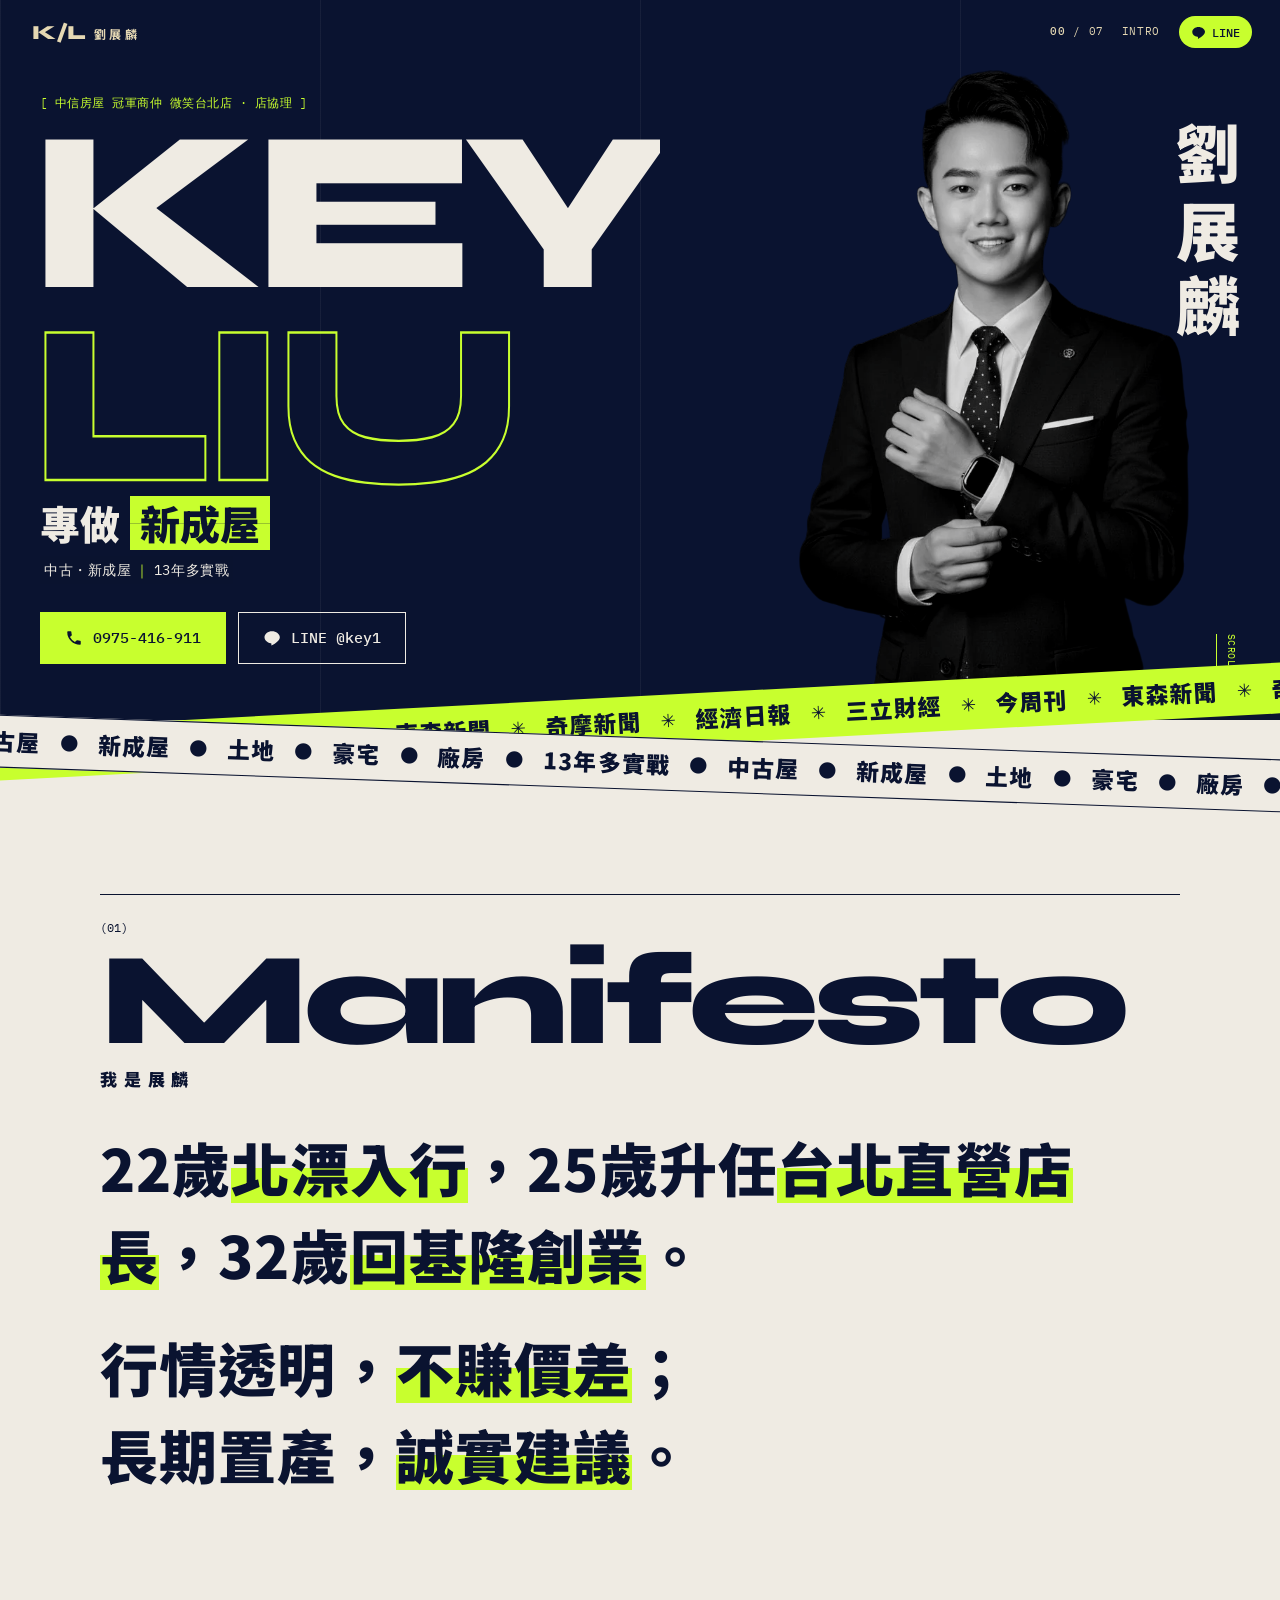
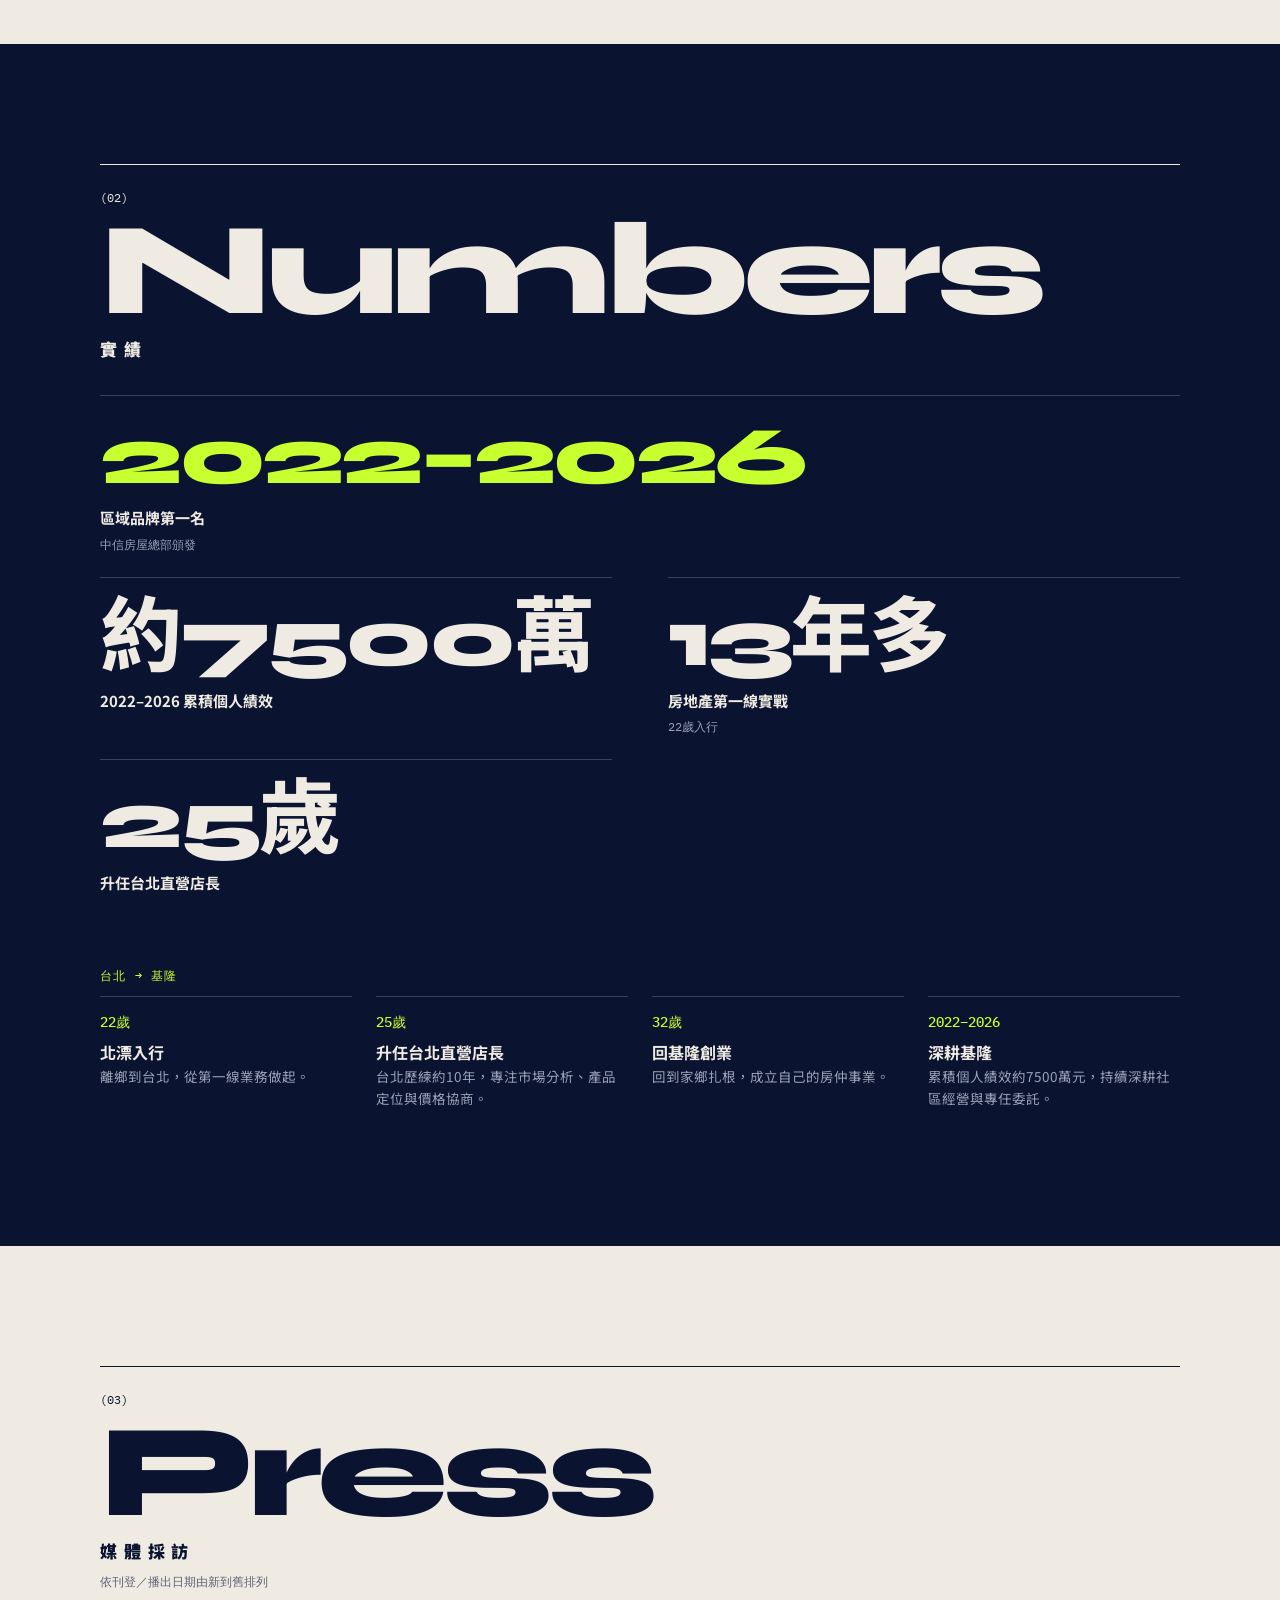
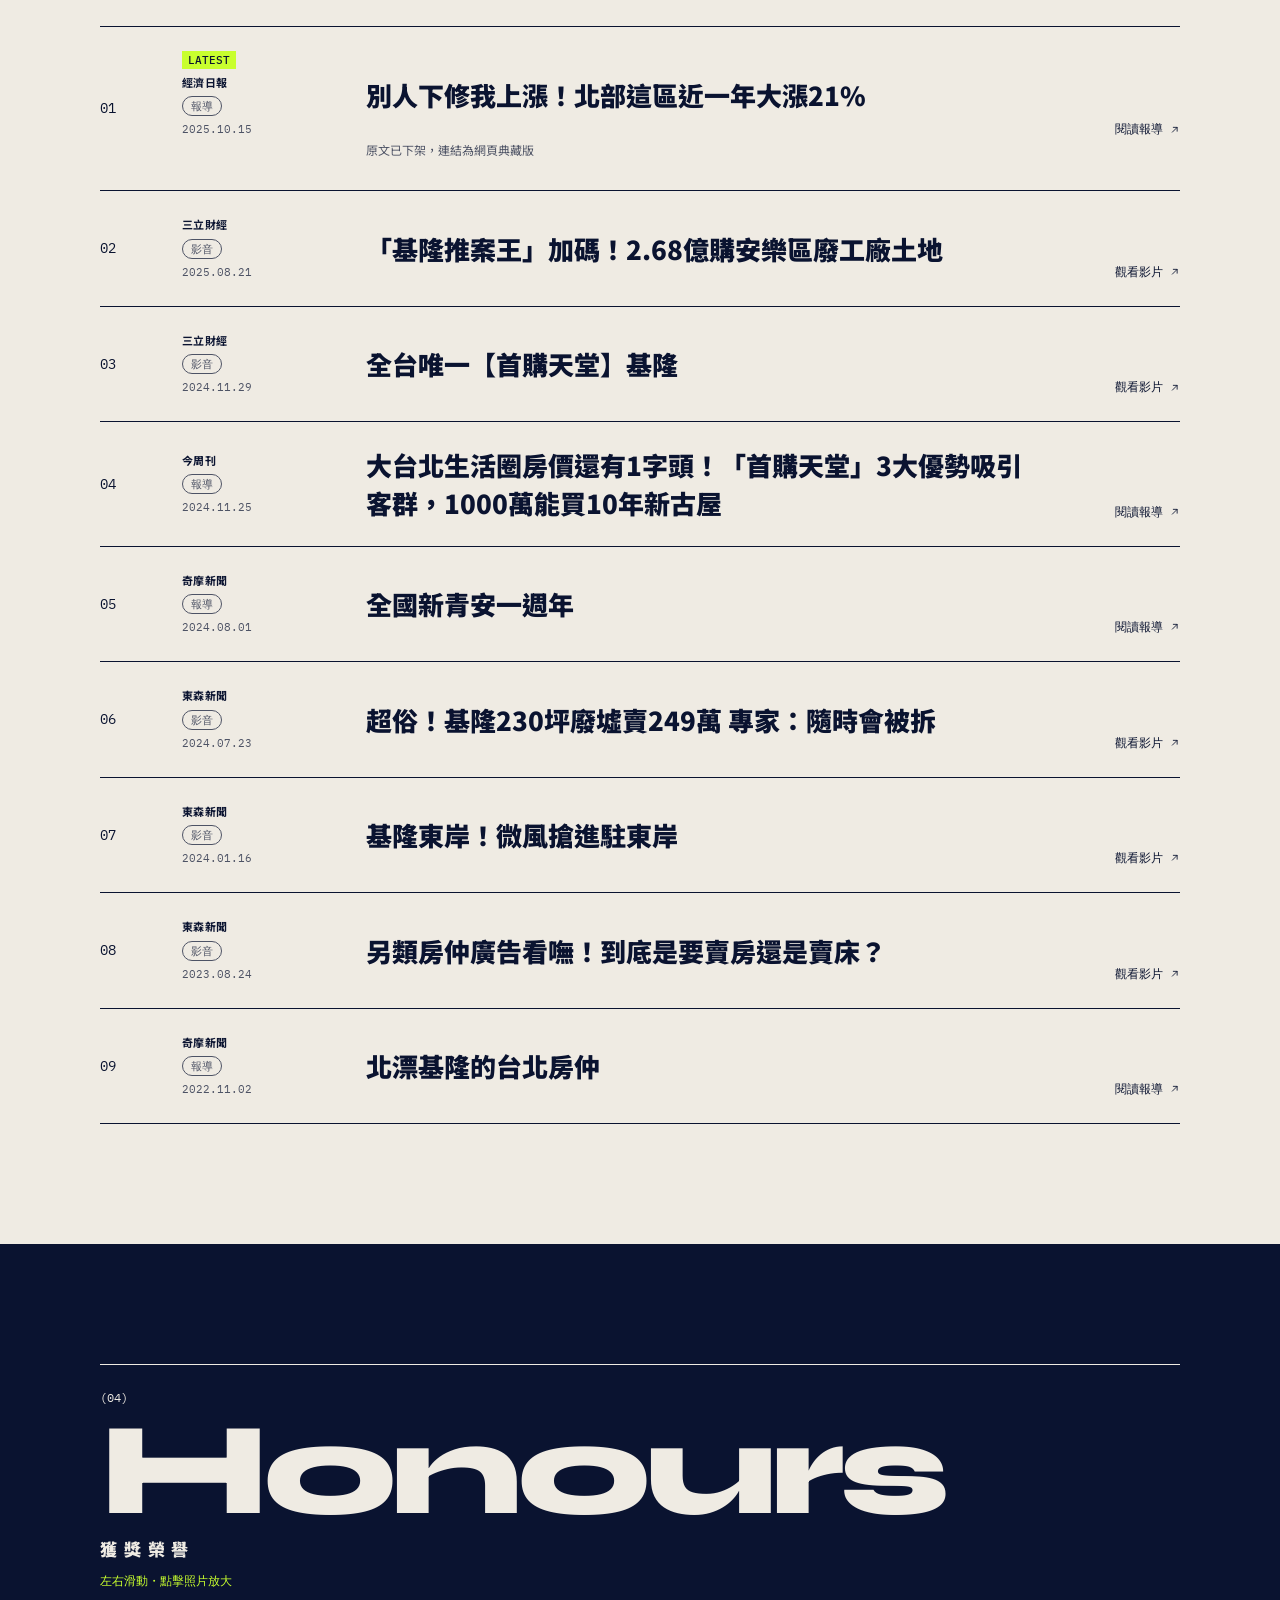
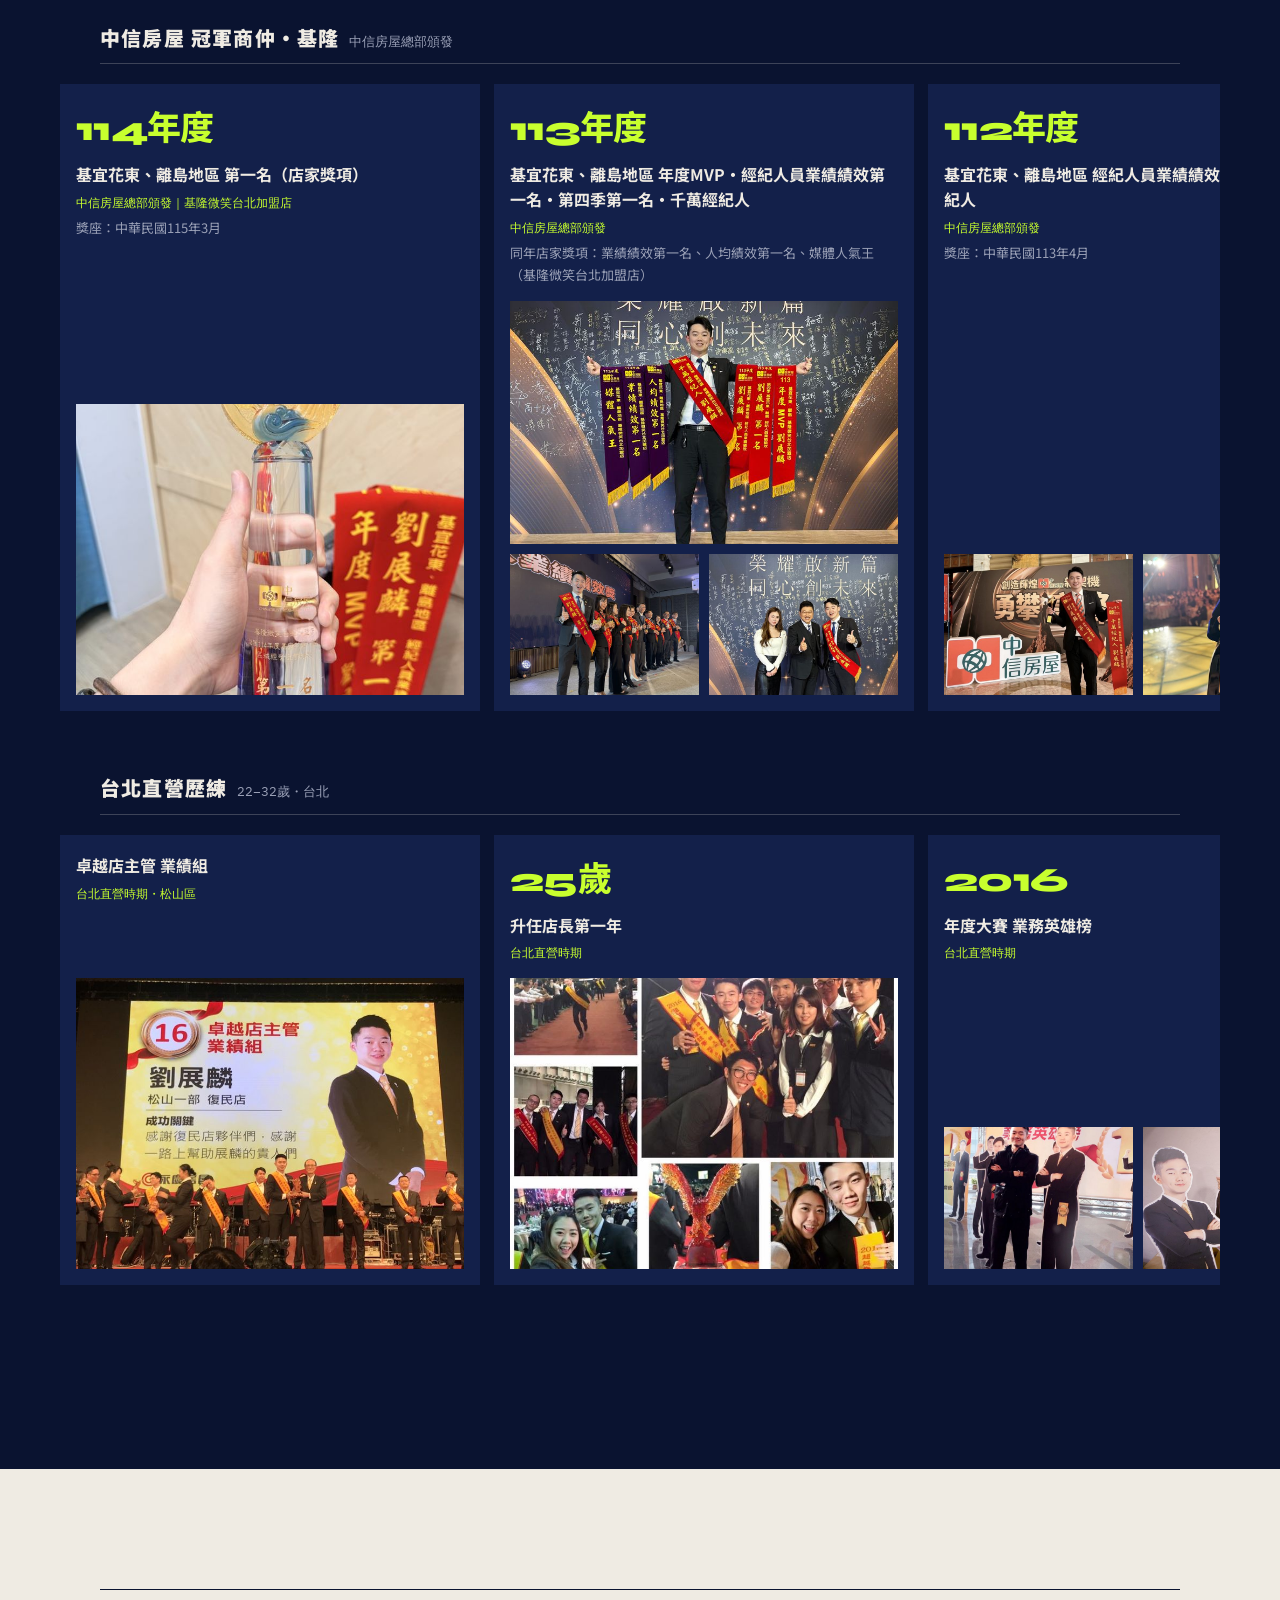
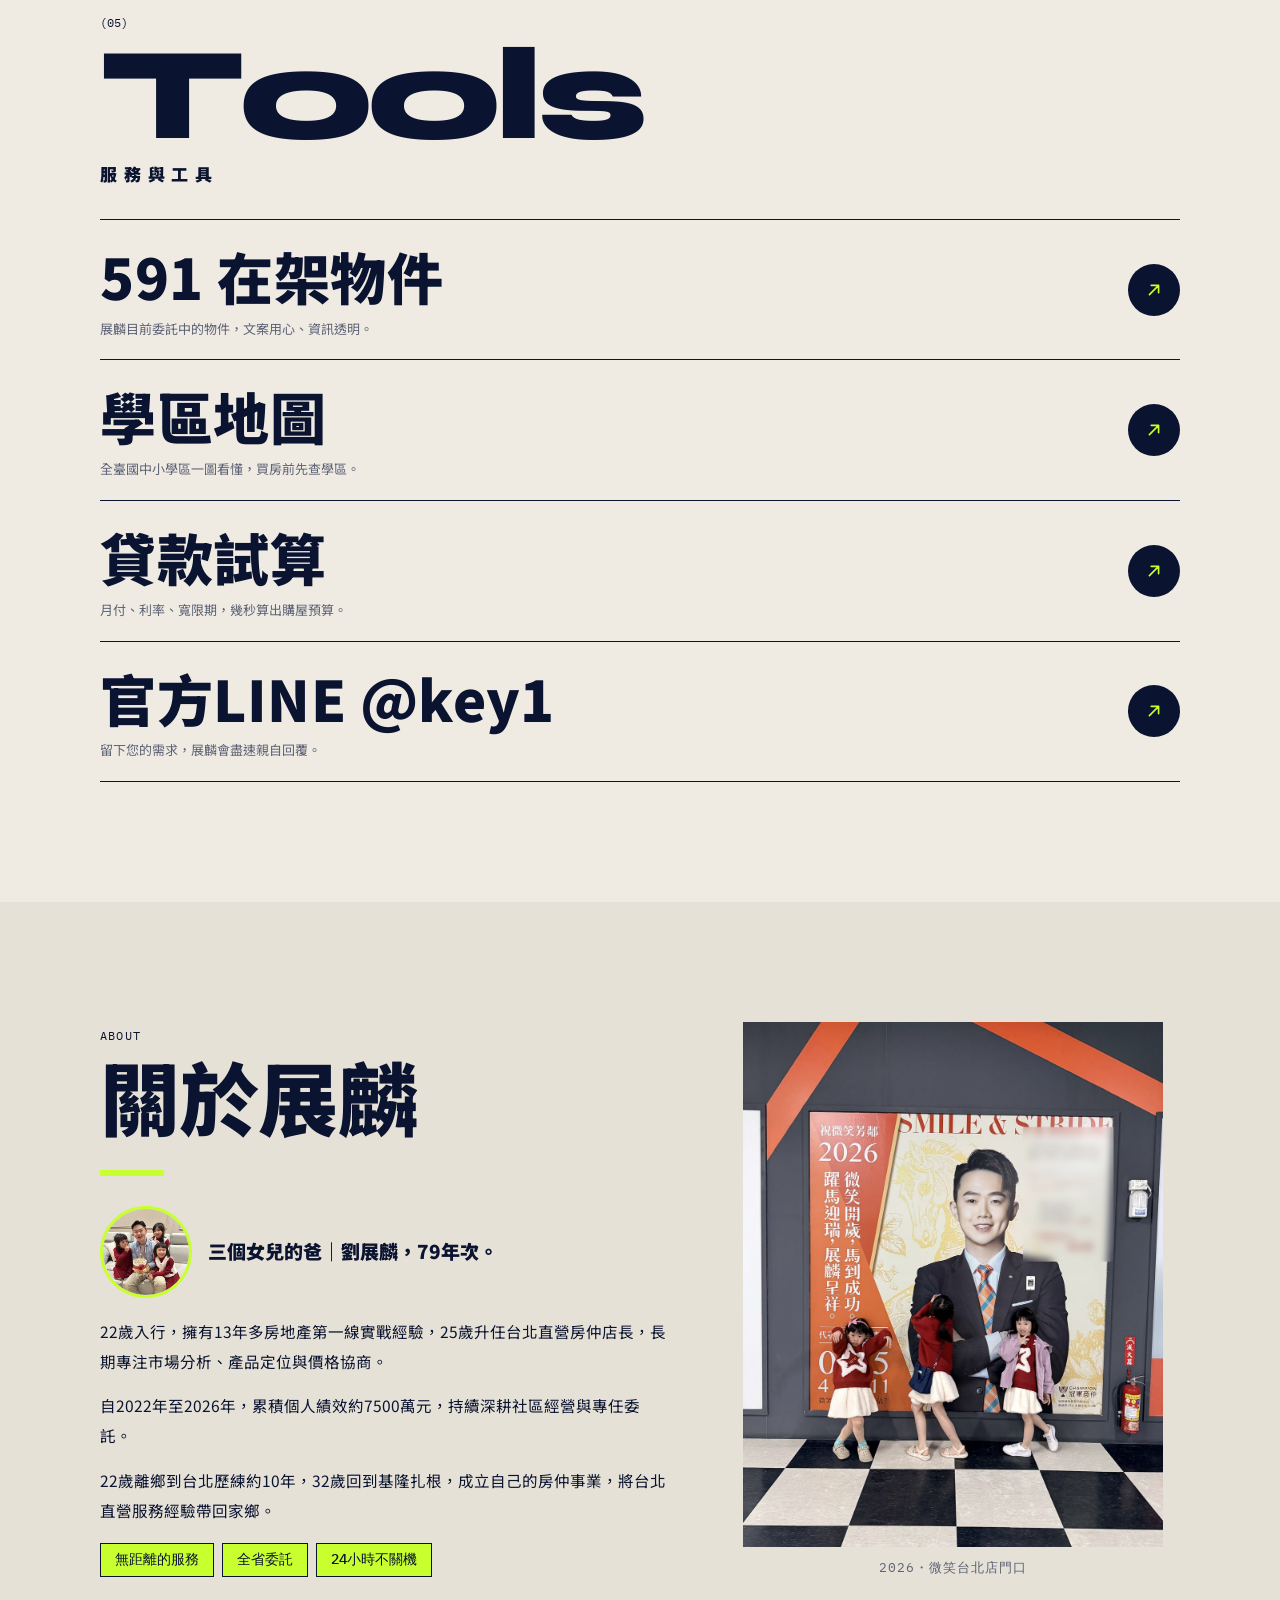
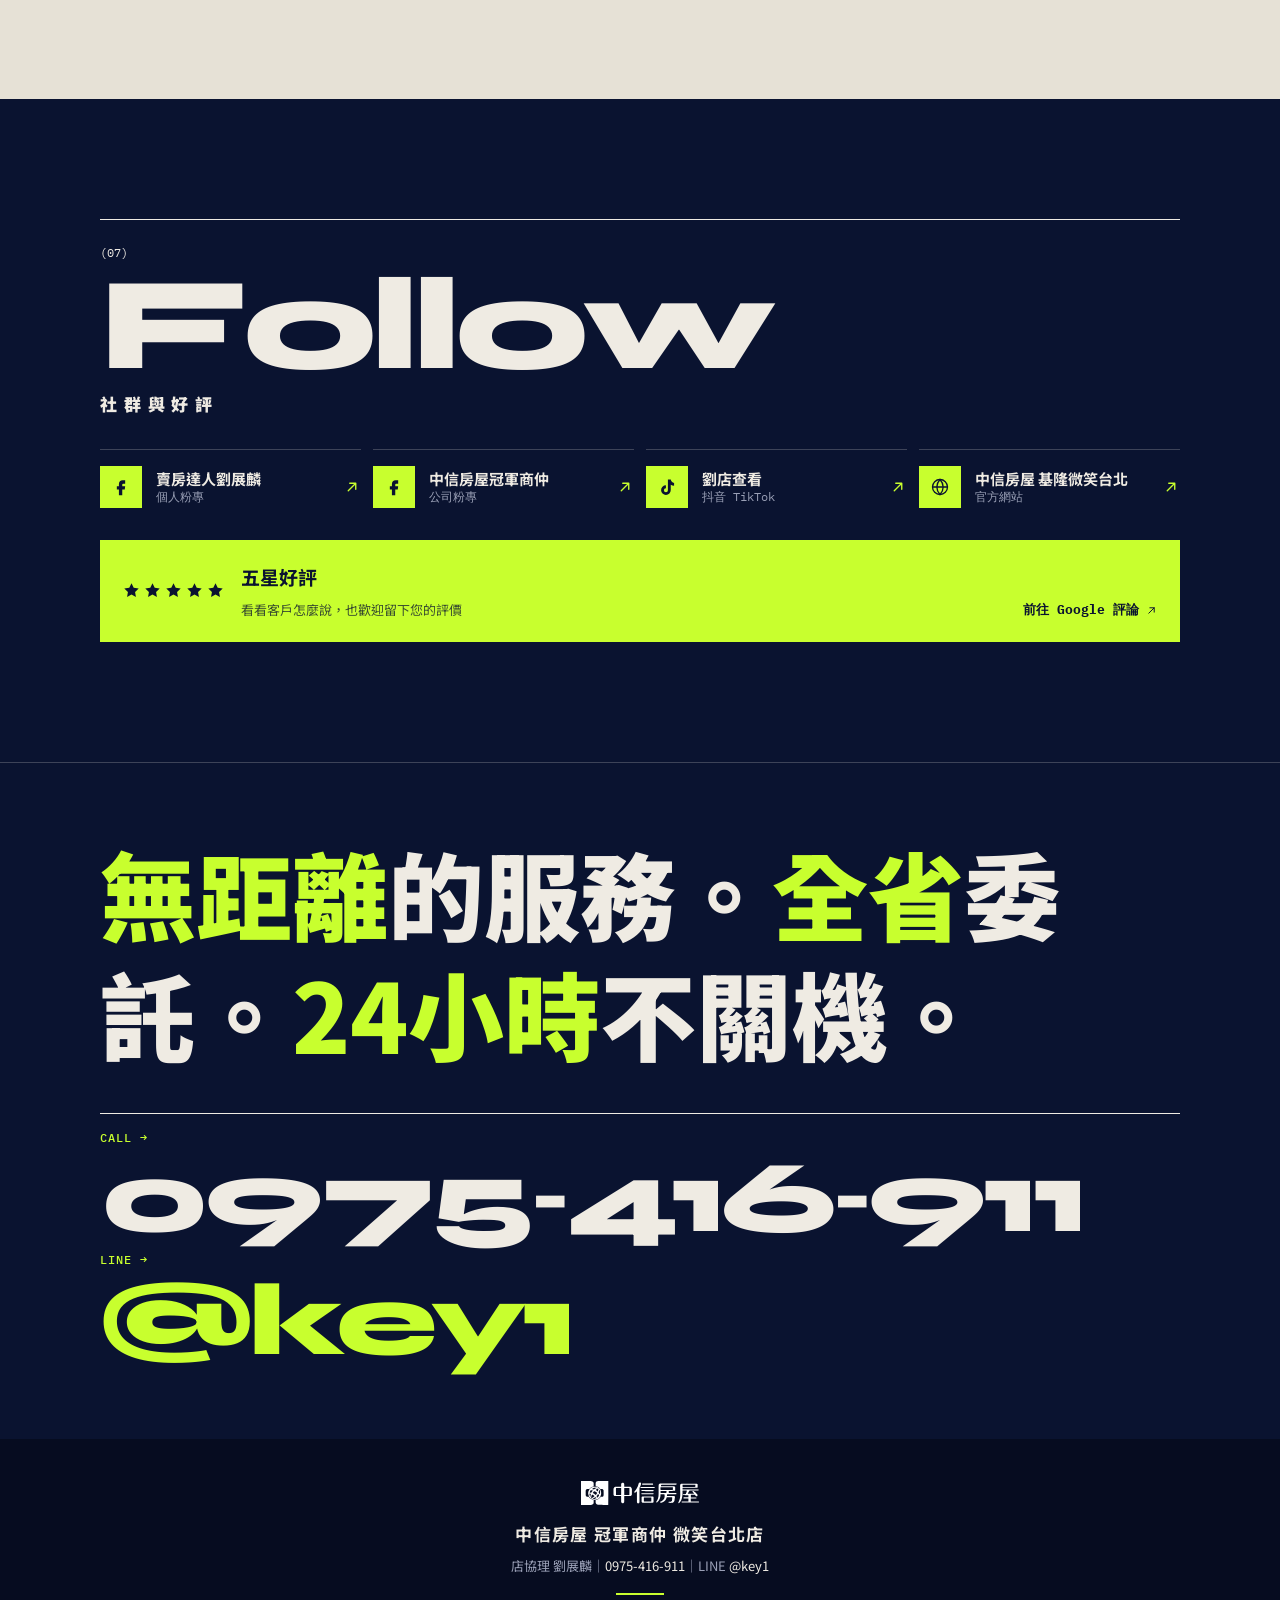
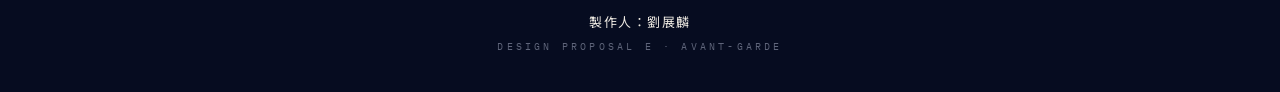
<file: v/e/index.html>
<!doctype html>
<html lang="zh-Hant-TW">
<head>
<meta charset="utf-8">
<meta name="viewport" content="width=device-width,initial-scale=1,viewport-fit=cover">
<meta name="robots" content="noindex,nofollow">
<title>設計提案 E｜前衛｜劉展麟</title>
<meta name="theme-color" content="#0A1330">
<link rel="icon" href="../../assets/img/favicon.png">
<link rel="preconnect" href="https://fonts.googleapis.com"><link rel="preconnect" href="https://fonts.gstatic.com" crossorigin>
<link rel="stylesheet" href="https://fonts.googleapis.com/css2?family=Syne:wght@700;800&family=IBM+Plex+Mono:wght@500&family=Noto+Sans+TC:wght@400;500;700;900&display=swap">
<link rel="preload" as="image" href="../../assets/img/key-cutout.webp" type="image/webp">
<link rel="stylesheet" href="../base.css">
<link rel="stylesheet" href="e.css">
</head>
<body class="v-e" data-base="../../">
<div class="e-progress" aria-hidden="true"><i></i></div>
<header class="e-bar">
  <a class="e-brand" href="#top" aria-label="回到頂端">K/L<span>劉展麟</span></a>
  <p class="e-idx" aria-hidden="true"><b>00</b> / 07 <span>INTRO</span></p>
</header>
<a class="e-line" href="https://line.me/R/ti/p/@key1" target="_blank" rel="noopener"><svg viewBox="0 0 24 24" aria-hidden="true"><path d="M12 3C6.5 3 2 6.6 2 11c0 3.9 3.5 7.2 8.3 7.9.3.1.8.2.9.5.1.3.1.7 0 1l-.1.9c0 .3-.2 1 .9.5s6-3.5 8.2-6.1c1.5-1.6 2.2-3.2 2.2-4.8C22.4 6.6 17.5 3 12 3z"/></svg><span>LINE</span></a>
<main id="top">
<section class="e-hero" data-idx="00" data-label="INTRO">
  <div class="e-fig" aria-hidden="true"><picture class="cut"><source srcset="../../assets/img/key-cutout.webp" type="image/webp"><img src="../../assets/img/key-cutout.png" alt="" width="596" height="944" fetchpriority="high"></picture></div>
  <p class="e-tag mono">[ 中信房屋 冠軍商仲 微笑台北店 · 店協理 ]</p>
  <h1 class="e-title"><span class="sr">劉展麟 KEY LIU</span><span class="t1 split" aria-hidden="true">KEY</span><span class="t2 split" aria-hidden="true">LIU</span></h1>
  <p class="e-vert" aria-hidden="true">劉展麟</p>
  <p class="e-flap"><span class="fl-pre">專做</span><span class="flap" aria-live="off"><span class="fw on">中古屋</span><span class="fw">新成屋</span><span class="fw">土地</span><span class="fw">豪宅</span><span class="fw">廠房</span></span></p>
  <p class="e-tl mono"><span class="nw">中古・新成屋</span><span class="bar">｜</span><span class="nw">13年多實戰</span></p>
  <div class="e-cta">
    <a class="ebtn ebtn-tel" href="tel:0975416911" aria-label="撥打電話 0975-416-911"><svg viewBox="0 0 24 24" aria-hidden="true"><path d="M6.6 10.8a15.1 15.1 0 0 0 6.6 6.6l2.2-2.2a1 1 0 0 1 1-.25 11.4 11.4 0 0 0 3.6.57 1 1 0 0 1 1 1V20a1 1 0 0 1-1 1A17 17 0 0 1 3 4a1 1 0 0 1 1-1h3.5a1 1 0 0 1 1 1c0 1.25.2 2.45.57 3.57a1 1 0 0 1-.25 1z"/></svg><span>0975-416-911</span></a>
    <a class="ebtn ebtn-line" href="https://line.me/R/ti/p/@key1" target="_blank" rel="noopener"><svg viewBox="0 0 24 24" aria-hidden="true"><path d="M12 3C6.5 3 2 6.6 2 11c0 3.9 3.5 7.2 8.3 7.9.3.1.8.2.9.5.1.3.1.7 0 1l-.1.9c0 .3-.2 1 .9.5s6-3.5 8.2-6.1c1.5-1.6 2.2-3.2 2.2-4.8C22.4 6.6 17.5 3 12 3z"/></svg><span>LINE @key1</span></a>
  </div>
  <a class="e-cue mono" href="#manifesto">SCROLL<i></i></a>
</section>

<div class="mq mq-a" aria-hidden="true"><div class="mq-track"><div class="mq-run"><span>經濟日報</span><i aria-hidden="true">✳</i><span>三立財經</span><i aria-hidden="true">✳</i><span>今周刊</span><i aria-hidden="true">✳</i><span>東森新聞</span><i aria-hidden="true">✳</i><span>奇摩新聞</span><i aria-hidden="true">✳</i></div><div class="mq-run" aria-hidden="true"><span>經濟日報</span><i aria-hidden="true">✳</i><span>三立財經</span><i aria-hidden="true">✳</i><span>今周刊</span><i aria-hidden="true">✳</i><span>東森新聞</span><i aria-hidden="true">✳</i><span>奇摩新聞</span><i aria-hidden="true">✳</i></div></div></div>
<div class="mq mq-b" aria-hidden="true"><div class="mq-track"><div class="mq-run"><span>中古屋</span><i aria-hidden="true">●</i><span>新成屋</span><i aria-hidden="true">●</i><span>土地</span><i aria-hidden="true">●</i><span>豪宅</span><i aria-hidden="true">●</i><span>廠房</span><i aria-hidden="true">●</i><span>13年多實戰</span><i aria-hidden="true">●</i></div><div class="mq-run" aria-hidden="true"><span>中古屋</span><i aria-hidden="true">●</i><span>新成屋</span><i aria-hidden="true">●</i><span>土地</span><i aria-hidden="true">●</i><span>豪宅</span><i aria-hidden="true">●</i><span>廠房</span><i aria-hidden="true">●</i><span>13年多實戰</span><i aria-hidden="true">●</i></div></div></div>

<section class="e-sec e-mani" id="manifesto" data-idx="01" data-label="MANIFESTO">
  <div class="wrap">
    <header class="e-head reveal"><span class="e-num">01</span><h2><span class="e-en">Manifesto</span><span class="e-zh">我是展麟</span></h2></header>
    <p class="mani reveal">22歲<mark>北漂入行</mark>，25歲升任<mark>台北直營店長</mark>，32歲<mark>回基隆創業</mark>。</p>
    <p class="mani reveal">行情透明，<mark>不賺價差</mark>；<br>長期置產，<mark>誠實建議</mark>。</p>
  </div>
</section>

<section class="e-sec e-num-sec" id="stats" data-idx="02" data-label="NUMBERS">
  <div class="wrap">
    <header class="e-head reveal"><span class="e-num">02</span><h2><span class="e-en">Numbers</span><span class="e-zh">實績</span></h2></header>
    <div class="stats" data-render="stats"></div>
    <ol class="story reveal" data-render="story" aria-label="經歷"></ol>
  </div>
</section>

<section class="e-sec e-press" id="press" data-idx="03" data-label="PRESS">
  <div class="wrap">
    <header class="e-head reveal"><span class="e-num">03</span><h2><span class="e-en">Press</span><span class="e-zh">媒體採訪</span></h2><p class=e-sub>依刊登／播出日期由新到舊排列</p></header>
    <div class="press-grid" data-render="press"></div>
  </div>
  <div class="e-peek" aria-hidden="true"><img alt=""></div>
</section>

<section class="e-sec e-aw" id="awards" data-idx="04" data-label="HONOURS">
  <div class="wrap">
    <header class="e-head reveal"><span class="e-num">04</span><h2><span class="e-en">Honours</span><span class="e-zh">獲獎榮譽</span></h2><p class=e-sub>左右滑動・點擊照片放大</p></header>
    <div class="timeline" data-render="awards"></div>
  </div>
</section>

<section class="e-sec e-svc" id="services" data-idx="05" data-label="TOOLS">
  <div class="wrap">
    <header class="e-head reveal"><span class="e-num">05</span><h2><span class="e-en">Tools</span><span class="e-zh">服務與工具</span></h2></header>
    <div class="svc-grid" data-render="services"></div>
  </div>
</section>

<section class="e-sec e-about" id="about" data-idx="06" data-label="ABOUT">
  <div class="wrap about" data-render="about"></div>
</section>

<section class="e-sec e-soc" id="social" data-idx="07" data-label="FOLLOW">
  <div class="wrap">
    <header class="e-head reveal"><span class="e-num">07</span><h2><span class="e-en">Follow</span><span class="e-zh">社群與好評</span></h2></header>
    <div class="social-grid" data-render="social"></div>
    <div data-render="review"></div>
  </div>
</section>

<section class="e-end" aria-label="聯絡展麟">
  <div class="wrap">
    <p class="e-quote reveal"><span>無距離</span><span>的服務。</span><span>全省</span><span>委託。</span><span>24小時</span><span>不關機。</span></p>
    <div class="e-big">
      <a class="big-tel" href="tel:0975416911" aria-label="撥打電話 0975-416-911"><small class="mono">CALL →</small>0975<span class="hy">‑</span><br class="m">416‑911</a>
      <a class="big-line" href="https://line.me/R/ti/p/@key1" target="_blank" rel="noopener"><small class="mono">LINE →</small>@key1</a>
    </div>
  </div>
</section>
</main>

<footer class="footer">
  <div class="wrap">
    <img class="cth" src="../../assets/cth-lockup-white.svg" alt="中信房屋" width="118" height="24" loading="lazy">
    <p class="f-name">中信房屋 冠軍商仲 微笑台北店</p>
    <p class="f-contact">店協理 劉展麟｜<a href="tel:0975416911">0975-416-911</a>｜LINE <a href="https://line.me/R/ti/p/@key1" target="_blank" rel="noopener">@key1</a></p>
    <span class="gold-rule"></span>
    <p class="credit">製作人：劉展麟</p>
    <p class="micro">DESIGN PROPOSAL E · AVANT-GARDE</p>
  </div>
</footer>

<div class="sticky-bar" role="navigation" aria-label="快速聯絡">
  <a class="sb-tel" href="tel:0975416911"><svg viewBox="0 0 24 24" aria-hidden="true"><path d="M6.6 10.8a15.1 15.1 0 0 0 6.6 6.6l2.2-2.2a1 1 0 0 1 1-.25 11.4 11.4 0 0 0 3.6.57 1 1 0 0 1 1 1V20a1 1 0 0 1-1 1A17 17 0 0 1 3 4a1 1 0 0 1 1-1h3.5a1 1 0 0 1 1 1c0 1.25.2 2.45.57 3.57a1 1 0 0 1-.25 1z"/></svg>撥打 0975-416-911</a>
  <a class="sb-line" href="https://line.me/R/ti/p/@key1" target="_blank" rel="noopener"><svg viewBox="0 0 24 24" aria-hidden="true"><path d="M12 3C6.5 3 2 6.6 2 11c0 3.9 3.5 7.2 8.3 7.9.3.1.8.2.9.5.1.3.1.7 0 1l-.1.9c0 .3-.2 1 .9.5s6-3.5 8.2-6.1c1.5-1.6 2.2-3.2 2.2-4.8C22.4 6.6 17.5 3 12 3z"/></svg>加LINE @key1</a>
</div>

<div class="lightbox" id="lightbox" hidden aria-modal="true" role="dialog" aria-label="照片檢視">
  <button class="lb-close" aria-label="關閉">×</button>
  <button class="lb-prev" aria-label="上一張">‹</button>
  <figure><img alt=""><figcaption></figcaption></figure>
  <button class="lb-next" aria-label="下一張">›</button>
</div>
<noscript><p style="padding:20px;text-align:center">電話 <a href="tel:0975416911">0975-416-911</a>｜LINE <a href="https://line.me/R/ti/p/@key1">@key1</a></p></noscript>
<script src="../../js/main.js" defer></script>
<script src="e.js" defer></script>
</body>
</html>
</file>
<file: css/cover.css>
/* 主站：雜誌封面版（由 v/base.css + v/d/d.css 合併） */
/* 設計提案共用基底（僅供 /v/a /v/b /v/c 參考頁使用）— 顏色字體由各版本變數覆寫 */
@font-face{font-family:"DM Serif Display";src:url(../assets/dmserif-latin.woff2) format("woff2");font-display:swap}
:root{
  --bg:#fff;--bg-alt:#F7F7F7;--card:#fff;--ink:#1b1b1b;--muted:#6b6b6b;--line:#e6e6e6;
  --accent:#B8893A;--accent-2:#0F2340;--on-accent:#fff;
  --dark:#0F2340;--dark-2:#0a182d;--on-dark:#F3EEE3;--on-dark-muted:#B9B09E;
  --r:14px;--shadow:0 14px 40px rgba(0,0,0,.08);
  --head:"Noto Serif TC",serif;--body:"Noto Sans TC","PingFang TC","Microsoft JhengHei",system-ui,sans-serif;--en:"DM Serif Display",Georgia,serif;
  --tel-bg:#0F2340;--tel-ink:#fff;--line-green:#06C755;
  --ease:cubic-bezier(.2,.7,.2,1)
}
*{box-sizing:border-box}
html{scroll-behavior:smooth;scroll-padding-top:68px;-webkit-text-size-adjust:100%}
body{margin:0;font-family:var(--body);color:var(--ink);background:var(--bg);line-height:1.75;-webkit-font-smoothing:antialiased;overflow-x:hidden}
img{max-width:100%;display:block}
a{color:inherit;text-decoration:none}
h1,h2,h3,h4{font-family:var(--head);margin:0;line-height:1.3}
svg{fill:currentColor}
.ic{width:1em;height:1em;flex:none}
.wrap{max-width:1160px;margin:0 auto;padding:0 20px}
.btn{white-space:nowrap;display:inline-flex;align-items:center;justify-content:center;gap:8px;height:52px;padding:0 24px;border-radius:999px;font-weight:700;font-size:16px;transition:transform .25s var(--ease)}
.btn svg{width:19px;height:19px;flex:none}
.btn:hover{transform:translateY(-2px)}
.btn-tel{background:var(--tel-bg);color:var(--tel-ink)}
.btn-line{background:var(--line-green);color:#fff}
.cta-row{display:grid;grid-template-columns:1fr 1fr;gap:10px}
.cta-row .btn{padding:0 10px;font-size:15px}
.lbl{display:none}
@media (min-width:900px){.cta-row{display:flex;gap:14px}.cta-row .btn{padding:0 26px;font-size:16px}.lbl{display:inline}}

/* sections */
.section{padding:64px 0}
.section-alt{background:var(--bg-alt)}
.section-dark{background:var(--dark);color:var(--on-dark)}
.sec-head{margin-bottom:30px}
.sec-head .num{display:none}
.kicker{display:block;font-family:var(--en);font-size:11px;letter-spacing:.32em;color:var(--accent)}
.sec-head h2{font-size:clamp(26px,6.4vw,38px);font-weight:900;letter-spacing:.08em;margin-top:6px;color:var(--accent-2)}
.section-dark .sec-head h2{color:var(--on-dark)}
.gold-rule{display:block;width:48px;height:2px;background:var(--accent);margin:14px 0 0}
.sec-sub{color:var(--muted);font-size:14px;margin:12px 0 0}
.section-dark .sec-sub{color:var(--on-dark-muted)}

/* stats */
.stats{display:grid;grid-template-columns:1fr 1fr;gap:12px}
.stat{background:var(--card);border:1px solid var(--line);border-radius:var(--r);padding:20px 14px;text-align:center}
.stat-big{font-family:var(--head);font-weight:900;font-size:clamp(25px,7vw,40px);color:var(--accent-2);line-height:1.2}
.stat-label{font-size:13.5px;font-weight:700;margin-top:8px;line-height:1.5}
.stat-note{font-size:12px;color:var(--muted);margin-top:4px}
.stat.feature{grid-column:1/-1}
.stats .stat:last-child:nth-child(4){grid-column:1/-1}
@media (min-width:900px){.stats{grid-template-columns:1.4fr 1fr 1fr 1fr;gap:16px}.stat.feature,.stats .stat:last-child:nth-child(4){grid-column:auto}.stat{padding:28px 18px}}
.story{list-style:none;margin:32px 0 0;padding:22px 18px;border:1px solid var(--line);border-radius:var(--r);background:var(--card);display:grid;gap:16px}
.story-head{font-family:var(--head);font-weight:900;font-size:19px;color:var(--accent-2);letter-spacing:.08em}
.story li:not(.story-head){display:grid;position:relative;padding-left:16px;border-left:1px solid var(--accent)}
.story li:not(.story-head)::before{content:"";position:absolute;left:-5px;top:6px;width:9px;height:9px;border-radius:50%;background:var(--accent)}
.s-age{font-family:var(--head);font-weight:900;color:var(--accent);font-size:16px;line-height:1.4}
.s-title{font-weight:700;color:var(--accent-2)}
.s-desc{font-size:13.5px;color:var(--muted);line-height:1.6}
@media (min-width:900px){.story{grid-template-columns:150px repeat(4,1fr);padding:28px}.story li:not(.story-head){display:block;border-left:0;border-top:1px solid var(--accent);padding:16px 10px 0 0}.story li:not(.story-head)::before{left:0;top:-5px}.s-age,.s-title,.s-desc{display:block}}

/* press */
.press-grid{display:grid;gap:16px}
@media (min-width:640px){.press-grid{grid-template-columns:1fr 1fr}}
@media (min-width:1000px){.press-grid{grid-template-columns:repeat(3,1fr);gap:20px}}
.press-card{display:flex;flex-direction:column;background:var(--card);border:1px solid var(--line);border-radius:var(--r);overflow:hidden;transition:transform .35s var(--ease),box-shadow .35s}
.press-card:hover{transform:translateY(-3px);box-shadow:var(--shadow)}
.press-media{position:relative;aspect-ratio:16/9;background:var(--dark);overflow:hidden}
.press-media img{position:absolute;inset:0;width:100%;height:100%;object-fit:cover}
.press-fallback{position:absolute;inset:0;display:flex;align-items:center;justify-content:center;font-family:var(--head);font-weight:900;font-size:24px;letter-spacing:.2em;color:var(--on-dark)}
.play{position:absolute;right:10px;bottom:10px;width:40px;height:40px;border-radius:50%;background:rgba(0,0,0,.6);display:flex;align-items:center;justify-content:center;color:#fff}
.play svg{width:18px;height:18px;margin-left:2px}
.press-body{padding:14px 16px 16px;display:flex;flex-direction:column;flex:1}
.press-meta{display:flex;align-items:center;gap:8px;font-size:12px}
.outlet{font-weight:700;color:var(--accent-2);letter-spacing:.04em}
.tag{border:1px solid var(--line);color:var(--muted);border-radius:999px;padding:0 8px;line-height:20px}
.date{color:var(--muted);margin-left:auto;font-variant-numeric:tabular-nums}
.press-card h3{font-size:16px;font-weight:700;margin:8px 0;line-height:1.55;font-family:var(--body)}
.press-note{font-size:12px;color:var(--muted);margin:0 0 6px}
.more{margin-top:auto;display:inline-flex;align-items:center;gap:6px;font-size:13px;font-weight:700;color:var(--accent)}

/* awards */
.timeline{display:grid;gap:40px}
.era-head{display:flex;flex-wrap:wrap;align-items:baseline;gap:10px;margin-bottom:20px;padding-bottom:10px;border-bottom:1px solid var(--line)}
.section-dark .era-head{border-color:rgba(255,255,255,.18)}
.era-head h3{font-size:21px;font-weight:900;letter-spacing:.06em;color:var(--accent-2)}
.section-dark .era-head h3{color:var(--accent)}
.era-head span{font-size:13px;color:var(--muted)}
.section-dark .era-head span{color:var(--on-dark-muted)}
.tl{list-style:none;margin:0;padding:0 0 0 22px;border-left:1px solid var(--accent);display:grid;gap:30px}
.tl-item{position:relative}
.tl-dot{position:absolute;left:-28px;top:6px;width:11px;height:11px;border-radius:50%;background:var(--bg);border:2px solid var(--accent)}
.section-dark .tl-dot{background:var(--dark)}
.tl-year{font-family:var(--head);font-weight:900;font-size:19px;color:var(--accent)}
.tl-item h4{font-size:16.5px;font-weight:700;margin-top:2px;line-height:1.55}
.tl-org{font-size:13px;color:var(--accent);margin:6px 0 0}
.tl-detail{font-size:13px;color:var(--muted);margin:4px 0 0}
.section-dark .tl-detail{color:var(--on-dark-muted)}
.tl-photos{display:grid;gap:10px;margin-top:12px;grid-template-columns:repeat(2,1fr)}
.tl-photos.n1{grid-template-columns:1fr;max-width:520px}
.tl-photo{padding:0;border:0;background:#000;border-radius:10px;overflow:hidden;cursor:zoom-in;aspect-ratio:4/3}
.tl-photos.n3 .tl-photo:first-child{grid-column:1/-1;aspect-ratio:16/10}
.tl-photo img{width:100%;height:100%;object-fit:cover}
@media (min-width:900px){.timeline{grid-template-columns:1fr 1fr;gap:52px}.tl-photos.n3{grid-template-columns:repeat(3,1fr)}.tl-photos.n3 .tl-photo:first-child{grid-column:auto;aspect-ratio:4/3}}

/* services */
.svc-grid{display:grid;gap:12px;grid-template-columns:1fr 1fr}
@media (min-width:900px){.svc-grid{grid-template-columns:repeat(4,1fr);gap:18px}}
.svc{display:flex;flex-direction:column;background:var(--card);border:1px solid var(--line);border-radius:var(--r);padding:18px 15px;transition:transform .3s var(--ease),box-shadow .3s}
.svc:hover{transform:translateY(-3px);box-shadow:var(--shadow)}
.svc-ic{width:44px;height:44px;border-radius:50%;display:flex;align-items:center;justify-content:center;background:var(--accent-2);color:var(--on-accent);margin-bottom:12px}
.svc-ic svg{width:21px;height:21px}
.svc h3{font-size:16px;font-weight:700;color:var(--accent-2);font-family:var(--body)}
.svc p{font-size:13px;color:var(--muted);margin:6px 0 12px;line-height:1.6}

/* about */
.about{display:grid;gap:30px;align-items:center}
.about-text p{margin:0 0 14px;font-size:15.5px;line-height:1.95}
.about-lead{display:flex;align-items:center;gap:16px;margin:4px 0 18px}
.fam{margin:0;flex:none;width:92px;height:92px;border-radius:50%;overflow:hidden;border:2px solid var(--accent)}
.fam img{width:100%;height:100%;object-fit:cover;object-position:50% 35%}
.about-text p.lead{font-family:var(--head);font-weight:900;font-size:19px;color:var(--accent-2);margin:0;line-height:1.5}
.promises{list-style:none;padding:0;margin:18px 0 0;display:flex;flex-wrap:wrap;gap:8px}
.promises li{font-size:13.5px;font-weight:700;color:var(--accent-2);border:1px solid var(--accent);border-radius:999px;padding:4px 14px;background:var(--card)}
.about-photo{margin:0;justify-self:center;max-width:420px;width:100%}
.about-photo img{border-radius:var(--r);aspect-ratio:4/5;object-fit:cover;object-position:50% 60%}
.about-photo figcaption{font-size:12.5px;color:var(--muted);text-align:center;margin-top:10px;letter-spacing:.08em}
@media (min-width:900px){.about{grid-template-columns:1.25fr 1fr;gap:60px}}

/* social */
.social-grid{display:grid;gap:12px}
@media (min-width:640px){.social-grid{grid-template-columns:1fr 1fr}}
@media (min-width:1000px){.social-grid{grid-template-columns:repeat(4,1fr)}}
.soc{display:flex;align-items:center;gap:14px;background:var(--card);border:1px solid var(--line);border-radius:var(--r);padding:14px 16px}
.soc-ic{width:42px;height:42px;flex:none;border-radius:50%;display:flex;align-items:center;justify-content:center;background:var(--bg-alt);color:var(--accent-2)}
.soc-ic svg{width:20px;height:20px}
.soc-t{display:flex;flex-direction:column;line-height:1.4;min-width:0}
.soc-t b{font-size:15px;color:var(--accent-2)}
.soc-t small{font-size:12px;color:var(--muted)}
.ic.go{margin-left:auto;color:var(--accent);width:18px;height:18px}
.review{margin-top:16px;display:grid;grid-template-columns:auto 1fr;gap:6px 16px;align-items:center;background:var(--dark);color:var(--on-dark);border-radius:var(--r);padding:20px 22px}
.review .stars{display:flex;gap:2px;color:var(--accent)}
.review .stars svg{width:19px;height:19px}
.review b{font-family:var(--head);font-size:19px;display:block}
.review small{font-size:13px;color:var(--on-dark-muted)}
.review .more{grid-column:1/-1}
@media (min-width:900px){.review{grid-template-columns:auto 1fr auto}.review .more{grid-column:auto}}

/* cta + footer */
.cta-band{padding:60px 0;text-align:center}
.cta-k{font-family:var(--en);letter-spacing:.32em;font-size:11px;color:var(--accent);margin:0}
.cta-band h2{font-size:clamp(21px,5vw,30px);font-weight:900;color:var(--accent-2);margin:8px 0 22px;letter-spacing:.04em}
.cta-band .cta-row{max-width:520px;margin:0 auto}
@media (min-width:900px){.cta-band .cta-row{justify-content:center}}
.footer{background:var(--dark-2);color:var(--on-dark-muted);text-align:center;padding:42px 0 calc(100px + env(safe-area-inset-bottom))}
@media (min-width:900px){.footer{padding-bottom:36px}}
.footer .cth{margin:0 auto 14px;height:24px;width:auto}
.f-name{font-family:var(--head);font-weight:700;color:var(--on-dark);font-size:17px;letter-spacing:.08em;margin:0}
.f-contact{font-size:13px;margin:6px 0 0}
.f-contact a{color:var(--on-dark)}
.footer .gold-rule{margin:16px auto 0}
.credit{font-size:13px;color:var(--on-dark);margin:16px 0 4px;letter-spacing:.12em}
.micro{font-family:var(--en);font-size:10px;letter-spacing:.32em;opacity:.6;margin:0}

/* sticky bar */
.sticky-bar{position:fixed;left:0;right:0;bottom:0;z-index:60;display:grid;grid-template-columns:1fr 1fr;gap:10px;padding:10px 12px calc(10px + env(safe-area-inset-bottom))}
.sticky-bar a{display:flex;align-items:center;justify-content:center;gap:8px;height:46px;border-radius:999px;font-weight:700;font-size:15px}
.sticky-bar svg{width:18px;height:18px}
.sb-tel{background:var(--tel-bg);color:var(--tel-ink)}
.sb-line{background:var(--line-green);color:#fff}
@media (min-width:900px){.sticky-bar{display:none}}

/* lightbox */
.lightbox{position:fixed;inset:0;z-index:100;background:rgba(8,10,14,.94);display:flex;align-items:center;justify-content:center;padding:56px 12px}
.lightbox[hidden]{display:none}
.lightbox figure{margin:0;max-width:min(1100px,100%);max-height:100%;display:flex;flex-direction:column;align-items:center}
.lightbox img{max-height:calc(100vh - 150px);width:auto;max-width:100%;border-radius:8px;object-fit:contain}
.lightbox figcaption{color:#eee;font-size:14px;margin-top:12px;text-align:center}
.lightbox button{position:absolute;background:rgba(255,255,255,.1);color:#fff;border:1px solid rgba(255,255,255,.3);width:44px;height:44px;border-radius:50%;font-size:26px;line-height:1;cursor:pointer}
.lb-close{top:12px;right:12px}.lb-prev{left:10px;top:50%;transform:translateY(-50%)}.lb-next{right:10px;top:50%;transform:translateY(-50%)}
body.lb-open{overflow:hidden}

.reveal{opacity:0;transform:translateY(16px);transition:opacity .8s var(--ease),transform .8s var(--ease)}
.reveal.in{opacity:1;transform:none}
@media (prefers-reduced-motion:reduce){.reveal{opacity:1;transform:none;transition:none}html{scroll-behavior:auto}}
:focus-visible{outline:2px solid var(--accent);outline-offset:2px}

/* 設計提案 D：雜誌封面（僅供參考，不對外連結） */
@font-face{font-family:"DM Serif Display";font-style:italic;src:url(../assets/dmserif-latin-italic.woff2) format("woff2");font-display:swap}
:root{
  --bg:#F3EEE5;--bg-alt:#EAE3D6;--card:#FBF8F2;--ink:#151311;--muted:#6E665B;--line:#D9D0C1;
  --accent:#B4482F;--accent-2:#151311;--on-accent:#fff;
  --dark:#141210;--dark-2:#0E0D0C;--on-dark:#F3EEE5;--on-dark-muted:#A79F92;
  --terra:#B4482F;--r:0px;--tel-bg:#0F2340;
  --head:"Noto Serif TC",serif;--en:"DM Serif Display",Georgia,serif;
  --grain:url("data:image/svg+xml,%3Csvg xmlns='http://www.w3.org/2000/svg' width='160' height='160'%3E%3Cfilter id='n'%3E%3CfeTurbulence type='fractalNoise' baseFrequency='.85' numOctaves='3' stitchTiles='stitch'/%3E%3CfeColorMatrix values='0 0 0 0 0 0 0 0 0 0 0 0 0 0 0 0 0 0 .55 0'/%3E%3C/filter%3E%3Crect width='100%25' height='100%25' filter='url(%23n)'/%3E%3C/svg%3E")
}
.sr{position:absolute;width:1px;height:1px;overflow:hidden;clip:rect(0 0 0 0);white-space:nowrap}
.v-d em{font-style:italic}

/* topbar: appears after the cover */
.topbar{position:fixed;top:0;left:0;right:0;z-index:50;background:rgba(243,238,229,.94);backdrop-filter:blur(8px);border-bottom:1px solid var(--ink);transform:translateY(-101%);transition:transform .4s var(--ease)}
body.past-cover .topbar{transform:none}
.topbar-in{display:flex;align-items:center;gap:16px;height:54px}
.brand{display:flex;align-items:baseline;gap:10px}
.b-en{font-family:var(--en);font-size:24px;letter-spacing:-.02em;line-height:1}
.b-zh{font-family:var(--head);font-weight:700;font-size:13px;letter-spacing:.3em;color:var(--terra)}
.nav{display:none}
.top-cta{margin-left:auto;display:inline-flex;align-items:center;gap:6px;height:34px;padding:0 14px;border:1px solid var(--ink);font-size:12px;font-weight:700;letter-spacing:.2em}
.top-cta svg{width:15px;height:15px;color:var(--line-green)}
@media (min-width:900px){.nav{display:flex;gap:26px;margin-left:auto;font-size:14px;letter-spacing:.12em}.nav a:hover{color:var(--terra)}.top-cta{margin-left:10px}}

/* ============ COVER ============ */
.cover{position:relative;height:100vh;height:100svh;min-height:640px;max-height:1100px;overflow:hidden;color:#FBF4EA;
  background:radial-gradient(120% 75% at 62% 34%,#E07C58 0%,#C25A3C 38%,#93351F 72%,#5E1F12 100%)}
.cv-grain{position:absolute;inset:0;background:var(--grain);opacity:.32;mix-blend-mode:overlay;pointer-events:none;z-index:4}
.cover::after{content:"";position:absolute;left:0;right:0;bottom:0;height:34%;background:linear-gradient(to top,rgba(40,12,6,.78),rgba(40,12,6,0));z-index:3;pointer-events:none}
.cv-rail{position:absolute;z-index:5;top:12px;left:16px;right:16px;margin:0;display:flex;justify-content:space-between;font-family:var(--body);font-size:10px;font-weight:700;letter-spacing:.28em;border-bottom:1px solid rgba(251,244,234,.55);padding-bottom:6px}
.cv-rail .hide-s{display:none}
.cv-mast{position:absolute;z-index:1;top:30px;left:0;right:0;margin:0;text-align:center;font-family:var(--en);font-weight:400;font-size:28.5vw;line-height:.86;letter-spacing:-.045em;color:#FBF4EA;white-space:nowrap}
.cv-fig{position:absolute;z-index:2;bottom:0;left:50%;height:86%;transform:translateX(-36%)}
.cv-fig .cut,.cv-fig img{height:100%;width:auto;max-width:none}
.cv-fig img{filter:drop-shadow(-18px 24px 30px rgba(50,12,4,.45)) contrast(1.04)}
.cv-lines{position:absolute;z-index:5;margin:0}
.cl{margin:0;font-family:var(--head);font-weight:900;line-height:1.12;text-shadow:0 1px 14px rgba(60,15,5,.35)}
.cl small{display:block;font-family:var(--body);font-weight:500;font-size:10.5px;letter-spacing:.14em;margin-top:6px;opacity:.92;line-height:1.5}
.cv-left{left:16px;top:calc(30px + 27vw);width:39%;display:grid;gap:16px}
.cl-num{display:flex;align-items:flex-end;gap:6px}
.cl-num b{font-family:var(--en);font-weight:400;font-size:84px;line-height:.78;letter-spacing:-.04em;color:#FFE9C9}
.cl-num span{font-size:20px;line-height:1.1;padding-bottom:2px}
.cl-svc{font-size:25px;letter-spacing:.02em}
.cl-seen{font-size:13px;font-weight:700;letter-spacing:.14em;line-height:1.55;border-left:2px solid #FFE9C9;padding-left:9px}
.cl-seen small{font-family:var(--en);font-size:12px;letter-spacing:.24em;margin:0 0 4px;color:#FFE9C9}
.cv-right{right:14px;top:56%;width:31%;text-align:right;display:grid;gap:14px}
.cl-q{font-size:18px;font-style:normal}
.cl-25{display:flex;justify-content:flex-end;align-items:flex-end;gap:5px}
.cl-25 b{font-family:var(--en);font-weight:400;font-size:58px;line-height:.8;color:#FFE9C9}
.cl-25 span{font-size:13px;line-height:1.2;text-align:left}
.cv-foot{position:absolute;z-index:5;left:16px;right:16px;bottom:calc(78px + env(safe-area-inset-bottom));display:flex;align-items:flex-end;justify-content:space-between;gap:10px}
.cv-name{margin:0;display:flex;flex-direction:column}
.cv-name .nm{font-family:var(--head);font-weight:900;font-size:44px;line-height:1;letter-spacing:.06em}
.cv-name .role{font-size:11px;letter-spacing:.1em;margin-top:8px;font-weight:500;opacity:.95}
.cv-name .role i{font-style:normal;opacity:.6}
.cv-code{flex:none;display:flex;align-items:flex-end;gap:6px;background:#FBF4EA;color:#151311;padding:6px 7px 5px}
.cv-issue{font-size:8px;font-weight:700;letter-spacing:.1em;line-height:1.3;writing-mode:vertical-rl;transform:rotate(180deg)}
.bc{width:66px;height:34px;display:block;fill:#151311}
@media (min-width:600px){.cv-mast{font-size:27vw}.cv-left{top:calc(30px + 25vw)}}
@media (min-width:900px){
  .cover{min-height:720px}
  .cv-rail{top:18px;left:40px;right:40px;font-size:11px}.cv-rail .hide-s{display:inline}
  .cv-mast{top:42px;font-size:min(23vw,300px)}
  .cv-fig{height:90%;transform:translateX(-50%)}
  .cv-left{left:40px;top:auto;bottom:150px;width:300px;gap:22px}
  .cl-num b{font-size:120px}.cl-num span{font-size:26px}
  .cl-svc{font-size:36px}
  .cl-seen{font-size:15px}
  .cv-right{right:40px;top:auto;bottom:170px;width:260px;gap:24px}
  .cl-q{font-size:30px}.cl small{font-size:12px}
  .cl-25 b{font-size:96px}.cl-25 span{font-size:17px}
  .cv-foot{left:40px;right:40px;bottom:30px}
  .cv-name{flex-direction:row;align-items:baseline;gap:18px}.cv-name .nm{font-size:40px}.cv-name .role{font-size:13px}
  .bc{width:96px;height:42px}.cv-issue{font-size:9px}
}

/* folio line shared by inside pages */
.folio{display:flex;justify-content:space-between;margin:0 0 26px;padding-bottom:8px;border-bottom:1px solid var(--ink);font-size:10.5px;font-weight:700;letter-spacing:.3em}
.section-pad,.contents,.feature,.numbers,.essay,.index,.where{padding:64px 0}
@media (min-width:900px){.contents,.feature,.numbers,.essay,.index,.where{padding:100px 0}}

/* ============ CONTENTS (press) ============ */
.contents{background:var(--bg)}
.ct-title{display:flex;flex-direction:column;font-weight:400}
.ct-title em{font-family:var(--en);font-size:clamp(76px,22vw,180px);line-height:.82;letter-spacing:-.04em;margin-left:-4px}
.ct-title span{font-family:var(--head);font-weight:900;font-size:17px;letter-spacing:.5em;margin-top:12px}
.ct-sub{font-size:12px;letter-spacing:.12em;color:var(--muted);margin:14px 0 30px}
.v-d .press-grid{display:block;counter-reset:pg}
.v-d .press-card{counter-increment:pg;display:grid;grid-template-columns:52px 1fr 86px;gap:0 14px;align-items:start;background:none;border:0;border-top:1px solid var(--line);border-radius:0;padding:16px 0;overflow:visible}
.v-d .press-card:hover{transform:none;box-shadow:none}
.v-d .press-card::before{content:counter(pg,decimal-leading-zero);grid-column:1;grid-row:1;font-family:var(--en);font-style:italic;font-size:40px;line-height:.9;color:var(--terra);letter-spacing:-.03em}
.v-d .press-media{grid-column:3;grid-row:1;aspect-ratio:4/3;border-radius:0;background:var(--ink)}
.v-d .press-fallback{font-size:12px;letter-spacing:.1em}
.v-d .play{width:24px;height:24px;right:4px;bottom:4px}.v-d .play svg{width:11px;height:11px}
.v-d .press-body{grid-column:2;grid-row:1;padding:0}
.v-d .press-meta{flex-wrap:wrap;gap:4px 8px}
.v-d .outlet{font-size:11px;letter-spacing:.24em;color:var(--ink)}
.v-d .tag{border:0;padding:0;font-size:11px;color:var(--terra);line-height:1.6}
.v-d .date{margin-left:0;font-size:11px;letter-spacing:.06em}
.v-d .press-card h3{font-family:var(--head);font-weight:700;font-size:16px;line-height:1.5;margin:6px 0 4px}
.v-d .press-note{font-size:12px}
.v-d .press-card .more{font-size:11.5px;letter-spacing:.16em;color:var(--ink);border-bottom:1px solid var(--ink);align-self:flex-start;padding-bottom:1px}
.v-d .press-card .more svg{width:12px;height:12px}
/* the newest story becomes the cover story of the contents page */
.v-d .press-card.is-latest{grid-template-columns:1fr;padding:0 0 22px;border-top:0;margin-bottom:8px}
.v-d .press-card.is-latest::before{content:"COVER STORY · " counter(pg,decimal-leading-zero);grid-row:2;font-family:var(--body);font-style:normal;font-size:11px;font-weight:700;letter-spacing:.3em;margin:14px 0 6px}
.v-d .press-card.is-latest .press-media{grid-column:1;grid-row:1;aspect-ratio:16/10}
.v-d .press-card.is-latest .press-body{grid-column:1;grid-row:3}
.v-d .press-card.is-latest h3{font-size:24px;font-weight:900;line-height:1.35}
@media (min-width:900px){
  .contents .wrap{display:grid;grid-template-columns:5fr 7fr;gap:0 60px}
  .ct-head{grid-column:1;position:sticky;top:90px;align-self:start}
  .contents .press-grid{grid-column:2}
  .contents .folio{margin-bottom:40px}
  .v-d .press-card{grid-template-columns:70px 1fr 150px;gap:0 22px;padding:22px 0}
  .v-d .press-card::before{font-size:54px}
  .v-d .press-card h3{font-size:18px}
  .v-d .press-card.is-latest h3{font-size:30px}
}

/* ============ FEATURE (bio) ============ */
.feature{background:var(--card)}
.ft-kicker{font-size:11px;font-weight:700;letter-spacing:.34em;color:var(--terra);margin:0 0 10px}
.ft-title{font-family:var(--head);font-weight:900;font-size:clamp(38px,11vw,84px);line-height:1.12;letter-spacing:.01em}
.ft-deck{font-family:var(--head);font-weight:500;font-size:17px;line-height:1.75;color:#3a342d;margin:18px 0 0;max-width:640px;padding-bottom:24px;border-bottom:1px solid var(--line)}
.ft-body{margin-top:28px;display:grid;gap:30px}
.v-d .about{display:grid;gap:26px}
.v-d .about .sec-head{display:none}
.v-d .about-lead{display:block;margin:0 0 14px}
.v-d .fam{display:none}
.v-d .about-text p{font-family:var(--head);font-weight:500;font-size:16px;line-height:2;color:#2a2621;text-align:justify}
.v-d .about-text p.lead{font-weight:700;font-size:17px;color:var(--ink);line-height:1.9}
.v-d .about-text p.lead::first-letter{float:left;font-family:var(--head);font-weight:900;font-size:76px;line-height:.9;margin:6px 10px 0 0;color:var(--terra)}
.v-d .promises li{border-radius:0;border-color:var(--ink);background:none;font-family:var(--head);letter-spacing:.12em}
.v-d .about-photo{max-width:none}
.v-d .about-photo img{border-radius:0;aspect-ratio:4/5}
.v-d .about-photo figcaption{text-align:left;font-size:11px;letter-spacing:.2em;border-top:1px solid var(--ink);padding-top:8px}
.pull{margin:0;padding:50px 0 22px;border-top:3px solid var(--ink);border-bottom:1px solid var(--ink);position:relative}
.pull::before{content:"“";position:absolute;left:-4px;top:-8px;font-family:var(--en);font-size:120px;line-height:1;color:var(--terra)}
.pull p{margin:0;font-family:var(--head);font-weight:900;font-size:clamp(24px,7vw,42px);line-height:1.4;letter-spacing:.02em}
.side-k{font-size:11px;font-weight:700;letter-spacing:.3em;margin:0 0 12px}
.v-d .story{margin:0;border:0;border-radius:0;padding:0;background:none;gap:0}
.v-d .story-head{display:none}
.v-d .story li:not(.story-head){border-left:0;border-top:1px solid var(--line);padding:12px 0 12px 0;grid-template-columns:96px 1fr;column-gap:12px}
.v-d .story li:not(.story-head)::before{display:none}
.v-d .s-age{font-family:var(--en);font-weight:400;font-size:22px;color:var(--terra);grid-row:span 2}
.v-d .s-title{font-family:var(--head)}
@media (min-width:900px){
  .ft-head{display:grid;grid-template-columns:1fr 1fr;column-gap:60px}
  .ft-head .folio,.ft-head .ft-kicker{grid-column:1/-1}
  .ft-deck{align-self:end;margin:0}
  .ft-body{grid-template-columns:2fr 1fr;gap:40px 60px;margin-top:50px}
  .v-d .about{grid-column:1;grid-row:1/3;grid-template-columns:1.1fr 1fr;gap:40px;align-items:start}
  .pull{grid-column:2;grid-row:1}
  .pull p{font-size:30px}
  .ft-side{grid-column:2;grid-row:2}
  .v-d .story{display:block}
  .v-d .story li:not(.story-head){display:grid;grid-template-columns:110px 1fr}
}

/* ============ NUMBERS ============ */
.numbers{background:var(--terra);color:#FBF4EA;position:relative}
.numbers .folio{border-color:#FBF4EA}
.nb-head h2{font-family:var(--head);font-weight:900;font-size:clamp(30px,8vw,56px);margin-bottom:30px}
.nb-head h2 em{font-family:var(--head);font-style:normal;color:#FFE1BE}
.v-d .stats{grid-template-columns:1fr;gap:0}
.v-d .stat{background:none;border:0;border-top:1px solid rgba(251,244,234,.5);border-radius:0;padding:20px 0;text-align:left;display:grid;grid-template-columns:1fr;gap:6px}
.v-d .stat-big{font-family:var(--en);font-weight:400;color:#FBF4EA;font-size:clamp(44px,13vw,92px);line-height:1;letter-spacing:-.02em;white-space:nowrap}
.v-d .stat-label{font-family:var(--head);font-size:15px;margin:0}
.v-d .stat-note{color:#FFE1BE;margin:0}
@media (min-width:900px){.v-d .stats{grid-template-columns:1fr 1fr;column-gap:60px}.v-d .stat.feature,.v-d .stats .stat:last-child:nth-child(4){grid-column:auto}}

/* ============ PHOTO ESSAY (awards) ============ */
.essay{background:#121110;color:var(--on-dark)}
.essay .folio{border-color:var(--on-dark)}
.es-title{display:flex;flex-direction:column;font-weight:400}
.es-title em{font-family:var(--en);font-size:clamp(70px,20vw,170px);line-height:.85;letter-spacing:-.04em}
.es-title span{font-family:var(--head);font-weight:900;font-size:16px;letter-spacing:.4em;margin-top:12px;color:#E9A07F}
.es-sub{font-size:12px;color:var(--on-dark-muted);letter-spacing:.14em;margin:12px 0 40px}
.v-d .timeline{grid-template-columns:1fr;gap:56px}
.v-d .era-head{border-color:rgba(255,255,255,.25)}
.v-d .era-head h3{font-family:var(--head);color:#FBF4EA;font-size:22px}
.v-d .tl{border:0;padding:0;gap:46px}
.v-d .tl-dot{display:none}
.v-d .tl-year{font-family:var(--en);font-weight:400;font-size:40px;color:#E9A07F;line-height:1}
.v-d .tl-item h4{font-family:var(--head);font-size:18px;line-height:1.55;margin-top:6px}
.v-d .tl-org{color:#E9A07F}
.v-d .tl-photos{gap:14px;margin-top:16px;grid-template-columns:1fr}
.v-d .tl-photos.n1{max-width:none}
.v-d .tl-photo{border-radius:0;aspect-ratio:auto;display:block;text-align:left;background:none;color:inherit;position:relative}
.v-d .tl-photo img{aspect-ratio:3/2;height:auto}
.v-d .tl-photos.n3 .tl-photo:first-child{aspect-ratio:auto}
.v-d .tl-photos.n2 .tl-photo:nth-child(2) img,.v-d .tl-photos.n3 .tl-photo:not(:first-child) img{aspect-ratio:4/3}
.v-d .cap{display:block;font-family:var(--head);font-size:12.5px;line-height:1.6;color:var(--on-dark-muted);padding:8px 0 0;border-top:1px solid rgba(255,255,255,.2);margin-top:8px}
.v-d .cap b{color:#E9A07F;font-family:var(--en);font-weight:400;margin-right:8px;letter-spacing:.06em}
@media (min-width:640px){.v-d .tl-photos.n2,.v-d .tl-photos.n3{grid-template-columns:1fr 1fr}.v-d .tl-photos.n3 .tl-photo:first-child{grid-column:1/-1}.v-d .tl-photos.n3 .tl-photo:first-child img{aspect-ratio:16/9}}
@media (min-width:900px){.v-d .timeline{grid-template-columns:1fr}.v-d .tl{grid-template-columns:1fr 1fr;gap:60px 50px}.v-d .tl-photos.n3{grid-template-columns:1fr 1fr}.v-d .tl-photos.n3 .tl-photo:first-child{grid-column:1/-1;aspect-ratio:auto}}

/* ============ INDEX (services) / WHERE (social) ============ */
.index{background:var(--bg)}.where{background:var(--bg-alt)}
.ix-head h2{font-family:var(--head);font-weight:900;font-size:clamp(28px,7vw,44px);margin-bottom:24px}
.v-d .svc{border-radius:0;border:0;border-top:2px solid var(--ink);background:none;padding:16px 0 0}
.v-d .svc:hover{transform:none;box-shadow:none}
.v-d .svc-ic{border-radius:0;background:none;color:var(--terra);width:auto;height:auto;justify-content:flex-start;margin-bottom:8px}
.v-d .svc h3{font-family:var(--head);font-weight:900;font-size:17px;color:var(--ink)}
.v-d .svc .more,.v-d .review .more{color:var(--terra)}
.v-d .soc{border-radius:0;background:none;border:0;border-top:1px solid var(--ink);padding:14px 0}
.v-d .soc-ic{background:var(--ink);color:#FBF4EA;border-radius:0}
.v-d .soc-t b{color:var(--ink)}
.v-d .ic.go{color:var(--terra)}
.v-d .review{border-radius:0;background:var(--ink)}
.v-d .review .stars{color:#E9A07F}

/* ============ BACK COVER ============ */
.backcover{position:relative;overflow:hidden;background:radial-gradient(110% 90% at 30% 20%,#D06A48,#9C3A23 60%,#5E1F12);color:#FBF4EA;padding:70px 0 60px;text-align:left}
.bk-k{font-size:11px;font-weight:700;letter-spacing:.32em;margin:0;border-bottom:1px solid rgba(251,244,234,.6);padding-bottom:8px}
.backcover h2{font-family:var(--head);font-weight:900;font-size:clamp(28px,8vw,52px);line-height:1.3;margin:22px 0 18px}
.bk-tel{display:block;font-family:var(--en);font-size:clamp(54px,17vw,150px);line-height:1;letter-spacing:-.03em;white-space:nowrap}
.bk-tel span{opacity:.55}
.bk-line{display:inline-flex;align-items:center;gap:10px;margin-top:18px;font-family:var(--en);font-size:28px;border-bottom:2px solid #FBF4EA;padding-bottom:4px}
.bk-line svg{width:24px;height:24px;color:#9CF0B8}
.backcover .wrap{position:relative;z-index:5}

/* footer + sticky */
.v-d .footer{background:#0E0D0C}
.v-d .gold-rule{background:var(--terra)}
.v-d .sticky-bar{background:linear-gradient(to top,rgba(14,13,12,.55),rgba(14,13,12,0))}
.v-d .sticky-bar a{border-radius:0;letter-spacing:.04em}
.v-d .btn{border-radius:0}
</file>
<file: v/base.css>
/* 設計提案共用基底（僅供 /v/a /v/b /v/c 參考頁使用）— 顏色字體由各版本變數覆寫 */
@font-face{font-family:"DM Serif Display";src:url(../assets/dmserif-latin.woff2) format("woff2");font-display:swap}
:root{
  --bg:#fff;--bg-alt:#F7F7F7;--card:#fff;--ink:#1b1b1b;--muted:#6b6b6b;--line:#e6e6e6;
  --accent:#B8893A;--accent-2:#0F2340;--on-accent:#fff;
  --dark:#0F2340;--dark-2:#0a182d;--on-dark:#F3EEE3;--on-dark-muted:#B9B09E;
  --r:14px;--shadow:0 14px 40px rgba(0,0,0,.08);
  --head:"Noto Serif TC",serif;--body:"Noto Sans TC","PingFang TC","Microsoft JhengHei",system-ui,sans-serif;--en:"DM Serif Display",Georgia,serif;
  --tel-bg:#0F2340;--tel-ink:#fff;--line-green:#06C755;
  --ease:cubic-bezier(.2,.7,.2,1)
}
*{box-sizing:border-box}
html{scroll-behavior:smooth;scroll-padding-top:68px;-webkit-text-size-adjust:100%}
body{margin:0;font-family:var(--body);color:var(--ink);background:var(--bg);line-height:1.75;-webkit-font-smoothing:antialiased;overflow-x:hidden}
img{max-width:100%;display:block}
a{color:inherit;text-decoration:none}
h1,h2,h3,h4{font-family:var(--head);margin:0;line-height:1.3}
svg{fill:currentColor}
.ic{width:1em;height:1em;flex:none}
.wrap{max-width:1160px;margin:0 auto;padding:0 20px}
.btn{white-space:nowrap;display:inline-flex;align-items:center;justify-content:center;gap:8px;height:52px;padding:0 24px;border-radius:999px;font-weight:700;font-size:16px;transition:transform .25s var(--ease)}
.btn svg{width:19px;height:19px;flex:none}
.btn:hover{transform:translateY(-2px)}
.btn-tel{background:var(--tel-bg);color:var(--tel-ink)}
.btn-line{background:var(--line-green);color:#fff}
.cta-row{display:grid;grid-template-columns:1fr 1fr;gap:10px}
.cta-row .btn{padding:0 10px;font-size:15px}
.lbl{display:none}
@media (min-width:900px){.cta-row{display:flex;gap:14px}.cta-row .btn{padding:0 26px;font-size:16px}.lbl{display:inline}}

/* sections */
.section{padding:64px 0}
.section-alt{background:var(--bg-alt)}
.section-dark{background:var(--dark);color:var(--on-dark)}
.sec-head{margin-bottom:30px}
.sec-head .num{display:none}
.kicker{display:block;font-family:var(--en);font-size:11px;letter-spacing:.32em;color:var(--accent)}
.sec-head h2{font-size:clamp(26px,6.4vw,38px);font-weight:900;letter-spacing:.08em;margin-top:6px;color:var(--accent-2)}
.section-dark .sec-head h2{color:var(--on-dark)}
.gold-rule{display:block;width:48px;height:2px;background:var(--accent);margin:14px 0 0}
.sec-sub{color:var(--muted);font-size:14px;margin:12px 0 0}
.section-dark .sec-sub{color:var(--on-dark-muted)}

/* stats */
.stats{display:grid;grid-template-columns:1fr 1fr;gap:12px}
.stat{background:var(--card);border:1px solid var(--line);border-radius:var(--r);padding:20px 14px;text-align:center}
.stat-big{font-family:var(--head);font-weight:900;font-size:clamp(25px,7vw,40px);color:var(--accent-2);line-height:1.2}
.stat-label{font-size:13.5px;font-weight:700;margin-top:8px;line-height:1.5}
.stat-note{font-size:12px;color:var(--muted);margin-top:4px}
.stat.feature{grid-column:1/-1}
.stats .stat:last-child:nth-child(4){grid-column:1/-1}
@media (min-width:900px){.stats{grid-template-columns:1.4fr 1fr 1fr 1fr;gap:16px}.stat.feature,.stats .stat:last-child:nth-child(4){grid-column:auto}.stat{padding:28px 18px}}
.story{list-style:none;margin:32px 0 0;padding:22px 18px;border:1px solid var(--line);border-radius:var(--r);background:var(--card);display:grid;gap:16px}
.story-head{font-family:var(--head);font-weight:900;font-size:19px;color:var(--accent-2);letter-spacing:.08em}
.story li:not(.story-head){display:grid;position:relative;padding-left:16px;border-left:1px solid var(--accent)}
.story li:not(.story-head)::before{content:"";position:absolute;left:-5px;top:6px;width:9px;height:9px;border-radius:50%;background:var(--accent)}
.s-age{font-family:var(--head);font-weight:900;color:var(--accent);font-size:16px;line-height:1.4}
.s-title{font-weight:700;color:var(--accent-2)}
.s-desc{font-size:13.5px;color:var(--muted);line-height:1.6}
@media (min-width:900px){.story{grid-template-columns:150px repeat(4,1fr);padding:28px}.story li:not(.story-head){display:block;border-left:0;border-top:1px solid var(--accent);padding:16px 10px 0 0}.story li:not(.story-head)::before{left:0;top:-5px}.s-age,.s-title,.s-desc{display:block}}

/* press */
.press-grid{display:grid;gap:16px}
@media (min-width:640px){.press-grid{grid-template-columns:1fr 1fr}}
@media (min-width:1000px){.press-grid{grid-template-columns:repeat(3,1fr);gap:20px}}
.press-card{display:flex;flex-direction:column;background:var(--card);border:1px solid var(--line);border-radius:var(--r);overflow:hidden;transition:transform .35s var(--ease),box-shadow .35s}
.press-card:hover{transform:translateY(-3px);box-shadow:var(--shadow)}
.press-media{position:relative;aspect-ratio:16/9;background:var(--dark);overflow:hidden}
.press-media img{position:absolute;inset:0;width:100%;height:100%;object-fit:cover}
.press-fallback{position:absolute;inset:0;display:flex;align-items:center;justify-content:center;font-family:var(--head);font-weight:900;font-size:24px;letter-spacing:.2em;color:var(--on-dark)}
.play{position:absolute;right:10px;bottom:10px;width:40px;height:40px;border-radius:50%;background:rgba(0,0,0,.6);display:flex;align-items:center;justify-content:center;color:#fff}
.play svg{width:18px;height:18px;margin-left:2px}
.press-body{padding:14px 16px 16px;display:flex;flex-direction:column;flex:1}
.press-meta{display:flex;align-items:center;gap:8px;font-size:12px}
.outlet{font-weight:700;color:var(--accent-2);letter-spacing:.04em}
.tag{border:1px solid var(--line);color:var(--muted);border-radius:999px;padding:0 8px;line-height:20px}
.date{color:var(--muted);margin-left:auto;font-variant-numeric:tabular-nums}
.press-card h3{font-size:16px;font-weight:700;margin:8px 0;line-height:1.55;font-family:var(--body)}
.press-note{font-size:12px;color:var(--muted);margin:0 0 6px}
.more{margin-top:auto;display:inline-flex;align-items:center;gap:6px;font-size:13px;font-weight:700;color:var(--accent)}

/* awards */
.timeline{display:grid;gap:40px}
.era-head{display:flex;flex-wrap:wrap;align-items:baseline;gap:10px;margin-bottom:20px;padding-bottom:10px;border-bottom:1px solid var(--line)}
.section-dark .era-head{border-color:rgba(255,255,255,.18)}
.era-head h3{font-size:21px;font-weight:900;letter-spacing:.06em;color:var(--accent-2)}
.section-dark .era-head h3{color:var(--accent)}
.era-head span{font-size:13px;color:var(--muted)}
.section-dark .era-head span{color:var(--on-dark-muted)}
.tl{list-style:none;margin:0;padding:0 0 0 22px;border-left:1px solid var(--accent);display:grid;gap:30px}
.tl-item{position:relative}
.tl-dot{position:absolute;left:-28px;top:6px;width:11px;height:11px;border-radius:50%;background:var(--bg);border:2px solid var(--accent)}
.section-dark .tl-dot{background:var(--dark)}
.tl-year{font-family:var(--head);font-weight:900;font-size:19px;color:var(--accent)}
.tl-item h4{font-size:16.5px;font-weight:700;margin-top:2px;line-height:1.55}
.tl-org{font-size:13px;color:var(--accent);margin:6px 0 0}
.tl-detail{font-size:13px;color:var(--muted);margin:4px 0 0}
.section-dark .tl-detail{color:var(--on-dark-muted)}
.tl-photos{display:grid;gap:10px;margin-top:12px;grid-template-columns:repeat(2,1fr)}
.tl-photos.n1{grid-template-columns:1fr;max-width:520px}
.tl-photo{padding:0;border:0;background:#000;border-radius:10px;overflow:hidden;cursor:zoom-in;aspect-ratio:4/3}
.tl-photos.n3 .tl-photo:first-child{grid-column:1/-1;aspect-ratio:16/10}
.tl-photo img{width:100%;height:100%;object-fit:cover}
@media (min-width:900px){.timeline{grid-template-columns:1fr 1fr;gap:52px}.tl-photos.n3{grid-template-columns:repeat(3,1fr)}.tl-photos.n3 .tl-photo:first-child{grid-column:auto;aspect-ratio:4/3}}

/* services */
.svc-grid{display:grid;gap:12px;grid-template-columns:1fr 1fr}
@media (min-width:900px){.svc-grid{grid-template-columns:repeat(4,1fr);gap:18px}}
.svc{display:flex;flex-direction:column;background:var(--card);border:1px solid var(--line);border-radius:var(--r);padding:18px 15px;transition:transform .3s var(--ease),box-shadow .3s}
.svc:hover{transform:translateY(-3px);box-shadow:var(--shadow)}
.svc-ic{width:44px;height:44px;border-radius:50%;display:flex;align-items:center;justify-content:center;background:var(--accent-2);color:var(--on-accent);margin-bottom:12px}
.svc-ic svg{width:21px;height:21px}
.svc h3{font-size:16px;font-weight:700;color:var(--accent-2);font-family:var(--body)}
.svc p{font-size:13px;color:var(--muted);margin:6px 0 12px;line-height:1.6}

/* about */
.about{display:grid;gap:30px;align-items:center}
.about-text p{margin:0 0 14px;font-size:15.5px;line-height:1.95}
.about-lead{display:flex;align-items:center;gap:16px;margin:4px 0 18px}
.fam{margin:0;flex:none;width:92px;height:92px;border-radius:50%;overflow:hidden;border:2px solid var(--accent)}
.fam img{width:100%;height:100%;object-fit:cover;object-position:50% 35%}
.about-text p.lead{font-family:var(--head);font-weight:900;font-size:19px;color:var(--accent-2);margin:0;line-height:1.5}
.promises{list-style:none;padding:0;margin:18px 0 0;display:flex;flex-wrap:wrap;gap:8px}
.promises li{font-size:13.5px;font-weight:700;color:var(--accent-2);border:1px solid var(--accent);border-radius:999px;padding:4px 14px;background:var(--card)}
.about-photo{margin:0;justify-self:center;max-width:420px;width:100%}
.about-photo img{border-radius:var(--r);aspect-ratio:4/5;object-fit:cover;object-position:50% 60%}
.about-photo figcaption{font-size:12.5px;color:var(--muted);text-align:center;margin-top:10px;letter-spacing:.08em}
@media (min-width:900px){.about{grid-template-columns:1.25fr 1fr;gap:60px}}

/* social */
.social-grid{display:grid;gap:12px}
@media (min-width:640px){.social-grid{grid-template-columns:1fr 1fr}}
@media (min-width:1000px){.social-grid{grid-template-columns:repeat(4,1fr)}}
.soc{display:flex;align-items:center;gap:14px;background:var(--card);border:1px solid var(--line);border-radius:var(--r);padding:14px 16px}
.soc-ic{width:42px;height:42px;flex:none;border-radius:50%;display:flex;align-items:center;justify-content:center;background:var(--bg-alt);color:var(--accent-2)}
.soc-ic svg{width:20px;height:20px}
.soc-t{display:flex;flex-direction:column;line-height:1.4;min-width:0}
.soc-t b{font-size:15px;color:var(--accent-2)}
.soc-t small{font-size:12px;color:var(--muted)}
.ic.go{margin-left:auto;color:var(--accent);width:18px;height:18px}
.review{margin-top:16px;display:grid;grid-template-columns:auto 1fr;gap:6px 16px;align-items:center;background:var(--dark);color:var(--on-dark);border-radius:var(--r);padding:20px 22px}
.review .stars{display:flex;gap:2px;color:var(--accent)}
.review .stars svg{width:19px;height:19px}
.review b{font-family:var(--head);font-size:19px;display:block}
.review small{font-size:13px;color:var(--on-dark-muted)}
.review .more{grid-column:1/-1}
@media (min-width:900px){.review{grid-template-columns:auto 1fr auto}.review .more{grid-column:auto}}

/* cta + footer */
.cta-band{padding:60px 0;text-align:center}
.cta-k{font-family:var(--en);letter-spacing:.32em;font-size:11px;color:var(--accent);margin:0}
.cta-band h2{font-size:clamp(21px,5vw,30px);font-weight:900;color:var(--accent-2);margin:8px 0 22px;letter-spacing:.04em}
.cta-band .cta-row{max-width:520px;margin:0 auto}
@media (min-width:900px){.cta-band .cta-row{justify-content:center}}
.footer{background:var(--dark-2);color:var(--on-dark-muted);text-align:center;padding:42px 0 calc(100px + env(safe-area-inset-bottom))}
@media (min-width:900px){.footer{padding-bottom:36px}}
.footer .cth{margin:0 auto 14px;height:24px;width:auto}
.f-name{font-family:var(--head);font-weight:700;color:var(--on-dark);font-size:17px;letter-spacing:.08em;margin:0}
.f-contact{font-size:13px;margin:6px 0 0}
.f-contact a{color:var(--on-dark)}
.footer .gold-rule{margin:16px auto 0}
.credit{font-size:13px;color:var(--on-dark);margin:16px 0 4px;letter-spacing:.12em}
.micro{font-family:var(--en);font-size:10px;letter-spacing:.32em;opacity:.6;margin:0}

/* sticky bar */
.sticky-bar{position:fixed;left:0;right:0;bottom:0;z-index:60;display:grid;grid-template-columns:1fr 1fr;gap:10px;padding:10px 12px calc(10px + env(safe-area-inset-bottom))}
.sticky-bar a{display:flex;align-items:center;justify-content:center;gap:8px;height:46px;border-radius:999px;font-weight:700;font-size:15px}
.sticky-bar svg{width:18px;height:18px}
.sb-tel{background:var(--tel-bg);color:var(--tel-ink)}
.sb-line{background:var(--line-green);color:#fff}
@media (min-width:900px){.sticky-bar{display:none}}

/* lightbox */
.lightbox{position:fixed;inset:0;z-index:100;background:rgba(8,10,14,.94);display:flex;align-items:center;justify-content:center;padding:56px 12px}
.lightbox[hidden]{display:none}
.lightbox figure{margin:0;max-width:min(1100px,100%);max-height:100%;display:flex;flex-direction:column;align-items:center}
.lightbox img{max-height:calc(100vh - 150px);width:auto;max-width:100%;border-radius:8px;object-fit:contain}
.lightbox figcaption{color:#eee;font-size:14px;margin-top:12px;text-align:center}
.lightbox button{position:absolute;background:rgba(255,255,255,.1);color:#fff;border:1px solid rgba(255,255,255,.3);width:44px;height:44px;border-radius:50%;font-size:26px;line-height:1;cursor:pointer}
.lb-close{top:12px;right:12px}.lb-prev{left:10px;top:50%;transform:translateY(-50%)}.lb-next{right:10px;top:50%;transform:translateY(-50%)}
body.lb-open{overflow:hidden}

.reveal{opacity:0;transform:translateY(16px);transition:opacity .8s var(--ease),transform .8s var(--ease)}
.reveal.in{opacity:1;transform:none}
@media (prefers-reduced-motion:reduce){.reveal{opacity:1;transform:none;transition:none}html{scroll-behavior:auto}}
:focus-visible{outline:2px solid var(--accent);outline-offset:2px}
</file>
<file: v/a/a.css>
/* 提案 A｜雜誌封面 EDITORIAL — 黑 / 象牙白 / 金，大襯線字、留白、雜誌式版面 */
:root{
  --bg:#F7F3EC;--bg-alt:#EFE8DC;--card:#FBF8F2;--ink:#151515;--muted:#6E675C;--line:#D9CFBF;
  --accent:#A8823C;--accent-2:#151515;--on-accent:#F7F3EC;
  --dark:#141414;--dark-2:#0E0E0E;--on-dark:#F2ECE1;--on-dark-muted:#A9A196;
  --r:2px;--shadow:0 18px 40px rgba(20,20,20,.10);
  --head:"Noto Serif TC",serif;--tel-bg:#151515;--tel-ink:#F7F3EC
}
body{font-size:15.5px}
.btn{border-radius:0;height:54px;letter-spacing:.06em}
/* topbar */
.topbar{position:sticky;top:0;z-index:50;background:rgba(247,243,236,.94);backdrop-filter:blur(8px);border-bottom:1px solid var(--ink)}
.topbar-in{height:56px;display:flex;align-items:center;gap:20px}
.brand{display:flex;align-items:baseline;gap:10px}
.b-en{font-family:var(--en);font-size:22px;letter-spacing:.06em}
.b-zh{font-family:var(--head);font-weight:700;font-size:14px;letter-spacing:.3em;color:var(--accent)}
.nav{display:none;margin-left:auto;gap:26px;font-size:14px;letter-spacing:.1em}
.nav a:hover{color:var(--accent)}
.top-cta{margin-left:auto;display:inline-flex;align-items:center;gap:6px;font-size:12px;font-weight:700;letter-spacing:.2em;border:1px solid var(--ink);padding:6px 12px}
.top-cta svg{width:15px;height:15px;color:var(--line-green)}
@media (min-width:900px){.nav{display:flex}.top-cta{margin-left:0}}

/* HERO：封面 */
.hero{padding:18px 0 46px}
.hero-grid{display:grid;gap:26px}
.cover-top{display:flex;justify-content:space-between;font-family:var(--en);font-size:11px;letter-spacing:.3em;margin:0 0 8px;padding-bottom:8px;border-bottom:1px solid var(--ink)}
.cover-photo{position:relative;height:clamp(440px,122vw,560px);background:linear-gradient(180deg,#E9E1D3 0%,#DCD1BF 100%);overflow:hidden}
.masthead{position:absolute;left:0;right:0;top:2px;z-index:1;text-align:center;font-family:var(--en);font-size:clamp(76px,24vw,150px);line-height:.95;letter-spacing:-.01em;color:#151515;white-space:nowrap}
.cover-photo .cut{position:absolute;z-index:2;bottom:-4%;right:-9%;width:78%;}
.cover-photo .cut img{width:100%;height:auto;filter:drop-shadow(0 18px 30px rgba(40,30,15,.18))}
.coverlines{position:absolute;z-index:3;left:16px;bottom:20px;list-style:none;margin:0;padding:0;display:grid;gap:4px}
.coverlines li{font-family:var(--head);font-weight:900;font-size:clamp(19px,5.4vw,24px);letter-spacing:.12em;line-height:1.45;color:#151515;display:flex;align-items:baseline;gap:8px}
.coverlines i{font-style:normal;font-family:var(--en);font-size:12px;letter-spacing:.1em;color:var(--accent);width:18px}
.hero-copy{padding-top:4px}
.eyebrow{font-size:13px;letter-spacing:.24em;color:var(--muted);margin:0}
.hero h1{font-weight:900;font-size:clamp(56px,16vw,104px);letter-spacing:.06em;line-height:1.1;margin:6px 0 6px;display:flex;align-items:baseline;gap:14px;flex-wrap:wrap}
.hero h1 small{font-size:clamp(16px,4.4vw,20px);font-weight:700;letter-spacing:.3em;color:var(--accent);border-left:1px solid var(--accent);padding-left:12px}
.tagline{font-family:var(--head);font-weight:700;font-size:clamp(18px,5vw,26px);letter-spacing:.08em;margin:0 0 16px;display:flex;flex-wrap:wrap}
.tagline .nw{white-space:nowrap}.tagline .bar{color:var(--accent)}
.chips{list-style:none;margin:0 0 22px;padding:14px 0;display:flex;flex-wrap:wrap;gap:6px 22px;border-top:1px solid var(--line);border-bottom:1px solid var(--line)}
.chips li{font-family:var(--head);font-size:15px;font-weight:700;letter-spacing:.1em}
.chips li::before{content:"—";color:var(--accent);margin-right:8px}
@media (min-width:900px){
  .hero{padding:34px 0 80px}
  .hero-grid{grid-template-columns:1fr 500px;gap:64px;align-items:center}
  .cover{order:2}.hero-copy{order:1}
  .cover-photo{height:640px}
  .masthead{font-size:122px;top:8px}
}

/* 區塊標題：雜誌欄目 */
.section{padding:72px 0}
.sec-head{display:grid;grid-template-columns:auto 1fr;align-items:end;column-gap:14px;border-bottom:1px solid currentColor;padding-bottom:12px}
.sec-head .num{display:block;grid-row:1/3;font-family:var(--en);font-size:56px;line-height:.9;color:var(--accent)}
.sec-head .kicker{grid-column:2}
.sec-head h2{grid-column:2;font-size:clamp(28px,7vw,42px);letter-spacing:.12em;margin-top:2px}
.sec-head .gold-rule{display:none}
.sec-sub{grid-column:1/-1;margin-top:10px}
.about .sec-head{grid-template-columns:1fr}.about .sec-head>*{grid-column:1 !important}
.stat{border:0;border-top:2px solid var(--ink);background:transparent;text-align:left;padding:16px 4px}
.stat-big{font-family:var(--en);font-weight:400;font-size:clamp(34px,10vw,52px)}
.story{border:0;border-top:1px solid var(--ink);background:transparent;border-radius:0;padding:22px 0}

/* 媒體採訪：雜誌式網格 */
.press-card{border:0;border-top:2px solid var(--ink);background:transparent;padding-top:14px}
.press-card:hover{transform:none;box-shadow:none}
.press-media{border-radius:0}
.press-media img{filter:grayscale(1) contrast(1.05);transition:filter .4s}
.press-card:hover .press-media img{filter:none}
.press-body{padding:14px 0 6px}
.outlet{color:var(--accent);letter-spacing:.14em}
.tag{border-radius:0;border-color:var(--ink);color:var(--ink)}
.date{font-family:var(--en);font-size:14px;color:var(--ink);letter-spacing:.06em}
.press-card h3{font-family:var(--head);font-weight:900;font-size:18px}
.press-grid{counter-reset:p}
.press-card .press-media::before{counter-increment:p;content:"No." counter(p,decimal-leading-zero);position:absolute;z-index:2;left:0;top:0;background:var(--ink);color:#F7F3EC;font-family:var(--en);font-size:12px;letter-spacing:.12em;padding:4px 10px}
.press-card.is-latest h3{font-size:clamp(20px,5.6vw,30px);line-height:1.45}
.press-card.is-latest .press-media::after{content:"LATEST";position:absolute;z-index:2;right:0;top:0;background:var(--accent);color:#fff;font-family:var(--en);font-size:11px;letter-spacing:.24em;padding:4px 10px}
@media (min-width:640px){.press-card.is-latest{grid-column:1/-1}}
@media (min-width:1000px){.press-card.is-latest{display:grid;grid-template-columns:1.5fr 1fr;gap:36px;align-items:center}.press-card.is-latest .press-body{padding:0}}

/* 其他區塊 */
.section-dark .tl-photo{border-radius:0}
.tl-photo{border-radius:0}
.svc{border:0;border-top:2px solid var(--ink);background:transparent;padding:16px 2px}
.svc:hover{transform:none;box-shadow:none}
.svc-ic{border-radius:0;background:transparent;color:var(--accent);border:1px solid var(--accent)}
.fam{border-radius:0}
.promises li{border-radius:0;background:transparent;border-color:var(--ink)}
.about-photo img{border-radius:0}
.soc{border:0;border-top:2px solid var(--ink);background:transparent;border-radius:0}
.soc-ic{border-radius:0}
.review{border-radius:0}
.cta-band{border-top:1px solid var(--ink)}
.cta-band h2{font-size:clamp(24px,6vw,36px)}
.sticky-bar{background:rgba(247,243,236,.96);border-top:1px solid var(--ink)}
.sticky-bar a{border-radius:0}
</file>
<file: v/b/b.css>
/* 提案 B｜深藍精品 LUXURY — 深海軍藍 × 香檳金，明亮聚光、金色線條，不用暗色框照 */
:root{
  --bg:#FBF8F2;--bg-alt:#F3EDE2;--card:#fff;--ink:#14213A;--muted:#6F6A60;--line:#E6DCCB;
  --accent:#B38A43;--accent-2:#0E2244;--on-accent:#F6E7C1;
  --dark:#0E2244;--dark-2:#0A1830;--on-dark:#F5EEDF;--on-dark-muted:#B8B2A4;
  --champ:#D9BC7E;--champ-hi:#F4E3B5;
  --r:16px;--shadow:0 20px 44px rgba(14,34,68,.12);
  --tel-bg:#0E2244;--tel-ink:#F6E7C1
}
.btn-tel svg,.sb-tel svg{color:var(--champ)}
/* topbar */
.topbar{position:absolute;top:0;left:0;right:0;z-index:50}
.topbar-in{height:60px;display:flex;align-items:center;gap:24px}
.brand{display:flex;flex-direction:column;line-height:1.15}
.b-zh{font-family:var(--head);font-weight:900;font-size:18px;letter-spacing:.24em;color:var(--accent-2)}
.b-en{font-family:var(--en);font-size:10px;letter-spacing:.3em;color:var(--accent)}
.nav{display:none;margin-left:auto;gap:28px;font-size:14px;color:var(--accent-2);letter-spacing:.08em}
.nav a:hover{color:var(--accent)}
.top-cta{margin-left:auto;display:inline-flex;align-items:center;gap:6px;height:34px;padding:0 14px;border-radius:999px;border:1px solid var(--accent);color:var(--accent-2);font-size:12px;font-weight:700;letter-spacing:.16em;background:rgba(255,255,255,.6)}
.top-cta svg{width:15px;height:15px;color:var(--line-green)}
@media (min-width:900px){.nav{display:flex}.top-cta{margin-left:0}}

/* HERO：明亮聚光 */
.hero{position:relative;overflow:hidden;padding-top:72px;background:
  radial-gradient(60% 48% at 50% 58%,#FFFFFF 0%,rgba(255,255,255,.85) 35%,rgba(255,255,255,0) 70%),
  linear-gradient(180deg,#F8F3EA 0%,#F1E8D8 100%)}
.hero-in{display:grid;position:relative}
.hero-copy{text-align:center;position:relative;z-index:3}
.eyebrow{display:inline-flex;align-items:center;gap:10px;font-family:var(--en);font-size:10.5px;letter-spacing:.26em;color:var(--accent);margin:4px 0 6px;white-space:nowrap}
.eyebrow .ln{width:22px;height:1px;background:var(--accent)}
.hero h1{font-weight:900;font-size:clamp(50px,14.5vw,96px);letter-spacing:.2em;padding-left:.2em;line-height:1.1;color:var(--accent-2);
  background:linear-gradient(180deg,#1B3766 0%,#0E2244 70%);-webkit-background-clip:text;background-clip:text;-webkit-text-fill-color:transparent}
.hero .en{font-family:var(--en);font-size:15px;letter-spacing:.6em;padding-left:.6em;color:var(--accent);margin:0}
.title{font-size:14px;color:var(--accent-2);margin:10px 0 2px;letter-spacing:.06em}
.title b{color:var(--accent)}
.tagline{font-family:var(--head);font-weight:700;font-size:clamp(17px,4.8vw,24px);letter-spacing:.1em;color:var(--accent-2);margin:2px 0 0;display:flex;flex-wrap:wrap;justify-content:center}
.tagline .nw{white-space:nowrap}.tagline .bar{color:var(--accent)}
.desk-cta{display:none}
.hero-figure{position:relative;height:clamp(330px,92vw,420px);margin:6px -20px 0;z-index:2}
.art{fill:none;position:absolute;z-index:1;left:50%;top:4%;width:min(118vw,560px);height:auto;transform:translateX(-50%);color:var(--accent)}
.hero-figure .cut{position:absolute;left:50%;bottom:0;transform:translateX(-50%);height:104%;z-index:2}
.hero-figure .cut img{height:100%;width:auto;filter:drop-shadow(0 22px 34px rgba(14,34,68,.22))}
.float{position:absolute;z-index:3;margin:0;font-family:var(--head);font-weight:700;font-size:13px;line-height:1.55;letter-spacing:.1em;color:var(--accent-2);background:rgba(255,255,255,.82);backdrop-filter:blur(6px);border:1px solid var(--champ);border-radius:12px;padding:8px 12px;box-shadow:0 10px 24px rgba(14,34,68,.10)}
.f1{left:14px;top:34%}.f2{right:14px;top:58%}
.ribbon{position:relative;z-index:4;background:linear-gradient(90deg,#0B1D3B,#13305C 50%,#0B1D3B);border-top:1px solid var(--champ);border-bottom:1px solid var(--champ)}
.ribbon ul{list-style:none;margin:0 auto;display:flex;justify-content:space-between;align-items:center;height:50px}
.ribbon li{font-family:var(--head);font-weight:700;font-size:clamp(14px,4vw,17px);letter-spacing:.14em;color:var(--champ-hi);display:flex;align-items:center;gap:0}
.ribbon li+li::before{content:"";width:5px;height:5px;background:var(--champ);transform:rotate(45deg);margin-right:clamp(10px,3.4vw,24px)}
.ribbon li+li{margin-left:0}
.mob-cta{display:none}
@media (min-width:900px){
  .hero{padding-top:60px}
  .hero-in{grid-template-columns:1fr 1fr;align-items:center;min-height:600px}
  .hero-copy{text-align:left}
  .hero h1{padding-left:0}.hero .en{padding-left:0}
  .tagline{justify-content:flex-start}
  .desk-cta{display:block;margin-top:30px}
  .mob-cta{display:none}
  .hero-figure{height:540px;margin:40px 0 0}
  .art{width:600px;top:0}
  .f1{left:0;top:40%}.f2{right:0;top:62%}
  .ribbon ul{justify-content:center;gap:0}
  .ribbon li+li::before{margin:0 36px}
}

/* 區塊：精品細節 */
.sec-head{text-align:center}
.sec-head .gold-rule{margin:14px auto 0;width:90px;height:9px;background:none;position:relative}
.sec-head .gold-rule::before{content:"";position:absolute;left:0;right:0;top:4px;height:1px;background:var(--accent)}
.sec-head .gold-rule::after{content:"";position:absolute;left:50%;top:0;width:8px;height:8px;margin-left:-4px;background:var(--bg);border:1px solid var(--accent);transform:rotate(45deg)}
.section-alt .sec-head .gold-rule::after{background:var(--bg-alt)}
.section-dark .sec-head .gold-rule::after{background:var(--dark)}
.about .sec-head{text-align:left}.about .sec-head .gold-rule{margin-left:0}
.sec-head h2{letter-spacing:.18em}
.stat{border-color:var(--line);box-shadow:0 8px 24px rgba(14,34,68,.05)}
.stat.feature{background:linear-gradient(135deg,#0E2244,#1A3868);border:1px solid var(--champ)}
.stat.feature .stat-big{color:var(--champ-hi)}.stat.feature .stat-label{color:#fff}.stat.feature .stat-note{color:#C9C2B2}
.press-card{border-color:var(--line)}
.press-card.is-latest{border:1px solid var(--champ);box-shadow:0 0 0 3px rgba(217,188,126,.18)}
.press-card.is-latest .press-meta::before{content:"最新";font-size:11px;font-weight:700;color:var(--accent-2);background:var(--champ-hi);border-radius:4px;padding:0 6px;line-height:20px}
.date{color:var(--accent);font-weight:700}
.section-dark{background:radial-gradient(80% 60% at 50% 0%,#1B3A6B 0%,#0E2244 60%)}
.section-dark .tl-photo{border:1px solid rgba(217,188,126,.4)}
.svc-ic{background:linear-gradient(135deg,#0E2244,#1E3E72);color:var(--champ-hi);box-shadow:0 0 0 3px #fff,0 0 0 4px var(--champ)}
.review{background:linear-gradient(135deg,#0E2244,#1A3868);border:1px solid var(--champ)}
.cta-band{background:linear-gradient(180deg,#F8F3EA,#EFE5D3)}
.sticky-bar{background:rgba(251,248,242,.95);backdrop-filter:blur(8px);border-top:1px solid var(--line)}
</file>
<file: v/c/c.css>
/* 提案 C｜清爽現代 MODERN — 白底 × 皇家藍，圓角卡片、粗黑體、App 風格圖示 */
:root{
  --bg:#FFFFFF;--bg-alt:#F4F7FC;--card:#fff;--ink:#101828;--muted:#667085;--line:#E6EAF2;
  --accent:#2453D6;--accent-2:#101828;--on-accent:#fff;--blue:#2453D6;--blue-2:#1A3FA8;--blue-soft:#EAF0FF;
  --dark:#F4F7FC;--dark-2:#0F1B3D;--on-dark:#fff;--on-dark-muted:#AEB8D0;
  --r:20px;--shadow:0 12px 32px rgba(16,24,40,.08);
  --head:"Noto Sans TC",system-ui,sans-serif;--en:"Noto Sans TC",system-ui,sans-serif;
  --tel-bg:#2453D6;--tel-ink:#fff
}
body{font-size:15.5px}
.kicker{font-family:var(--body);font-weight:700;font-size:12px;letter-spacing:.14em;color:var(--blue)}
.sec-head h2{font-weight:900;letter-spacing:.02em}
.sec-head .gold-rule{display:none}
/* app bar */
.topbar{position:sticky;top:0;z-index:50;background:rgba(255,255,255,.9);backdrop-filter:blur(10px);border-bottom:1px solid var(--line)}
.topbar-in{height:60px;display:flex;align-items:center;gap:20px}
.brand{display:flex;align-items:center;gap:10px}
.b-av{width:36px;height:36px;border-radius:12px;background:var(--blue);color:#fff;font-weight:900;font-size:17px;display:flex;align-items:center;justify-content:center}
.b-t{display:flex;flex-direction:column;line-height:1.2}
.b-t b{font-size:16px;font-weight:900}
.b-t small{font-size:11px;color:var(--muted)}
.nav{display:none;margin-left:auto;gap:6px;font-size:14px;font-weight:500}
.nav a{padding:7px 12px;border-radius:999px}
.nav a:hover{background:var(--blue-soft);color:var(--blue)}
.top-cta{margin-left:auto;display:inline-flex;align-items:center;gap:6px;height:36px;padding:0 14px;border-radius:999px;background:var(--blue-soft);color:var(--blue);font-size:13px;font-weight:700}
.top-cta svg{width:16px;height:16px}
@media (min-width:900px){.nav{display:flex}.top-cta{margin-left:0}}

/* HERO */
.hero{padding:16px 0 40px}
.hero-card{position:relative;overflow:hidden;border-radius:28px;background:linear-gradient(140deg,#3466F0 0%,#2453D6 45%,#1A3FA8 100%);color:#fff;height:clamp(330px,92vw,400px);box-shadow:0 20px 40px rgba(36,83,214,.25)}
.blob{position:absolute;border-radius:50%;pointer-events:none}
.b1{width:300px;height:300px;right:-90px;top:-60px;background:radial-gradient(circle,rgba(255,255,255,.28),rgba(255,255,255,0) 70%)}
.b2{width:200px;height:200px;left:-70px;bottom:-80px;border:28px solid rgba(255,255,255,.08)}
.hc-text{position:relative;z-index:3;padding:24px 0 0 22px;max-width:58%}
.pill{display:inline-block;margin:0 0 12px;font-size:12px;font-weight:700;background:rgba(255,255,255,.18);border:1px solid rgba(255,255,255,.3);padding:3px 10px;border-radius:999px;white-space:nowrap}
.hero h1{font-family:var(--head);font-weight:900;font-size:clamp(42px,12vw,72px);line-height:1.1;letter-spacing:.04em}
.title{margin:6px 0 14px;font-size:15px;font-weight:700;opacity:.92}
.nw{white-space:nowrap}
.tagline{margin:0;font-weight:700;font-size:14px;line-height:1.5;display:flex;flex-direction:column;gap:6px;align-items:flex-start}
.tagline .nw{background:#fff;color:var(--blue);border-radius:10px;padding:3px 10px}
.tagline .bar{display:none}
.hero-card .cut{position:absolute;z-index:2;right:-6%;bottom:-2px;height:96%}
.hero-card .cut img{height:100%;width:auto;filter:drop-shadow(0 16px 26px rgba(10,20,60,.35))}
.quick{list-style:none;margin:16px 0 0;padding:0;display:grid;grid-template-columns:repeat(5,1fr);gap:8px}
.quick li{display:flex;flex-direction:column;align-items:center;gap:6px;font-size:13px;font-weight:700;color:var(--ink);text-align:center}
.qi{width:100%;aspect-ratio:1;max-width:62px;border-radius:18px;background:var(--blue-soft);color:var(--blue);display:flex;align-items:center;justify-content:center}
.qi svg{width:26px;height:26px;fill:none}
.hero-foot{margin-top:18px;display:grid;gap:14px}
.checks{list-style:none;margin:0;padding:0;display:flex;flex-wrap:wrap;gap:8px}
.checks li{display:flex;align-items:center;gap:6px;font-size:13.5px;font-weight:700;background:var(--bg-alt);border-radius:12px;padding:8px 12px}
.checks li::before{content:"";width:18px;height:18px;border-radius:50%;background:var(--blue) url("data:image/svg+xml,%3Csvg xmlns='http://www.w3.org/2000/svg' viewBox='0 0 24 24' fill='none' stroke='white' stroke-width='3' stroke-linecap='round' stroke-linejoin='round'%3E%3Cpath d='M6 12.5l4 4 8-9'/%3E%3C/svg%3E") center/12px no-repeat;flex:none}
.btn{border-radius:16px}
@media (min-width:900px){
  .hero{padding:28px 0 64px}
  .hero-card{height:470px;border-radius:36px}
  .hc-text{padding:64px 0 0 64px}
  .pill{font-size:14px;padding:5px 14px}
  .title{font-size:19px}
  .hero h1{font-size:88px}
  .checks li{font-size:15px;padding:10px 14px}
  .tagline{font-size:18px;flex-direction:row}
  .hero-card .cut{right:6%;height:98%}
  .b1{width:520px;height:520px;right:0;top:-120px}
  .quick{grid-template-columns:repeat(5,1fr);gap:16px;margin-top:22px}
  .quick li{flex-direction:row;justify-content:center;gap:12px;background:var(--bg-alt);border-radius:20px;padding:14px;font-size:16px}
  .qi{width:48px;max-width:none;border-radius:14px;background:#fff}
  .hero-foot{grid-template-columns:1fr auto;align-items:center}
}

/* 區塊：圓角卡片 */
.section{padding:56px 0}
.stat{border:0;background:var(--bg-alt);text-align:left;padding:18px}
.stat-big{font-family:var(--head);color:var(--blue)}
.stat.feature{background:var(--blue)}.stat.feature .stat-big,.stat.feature .stat-label{color:#fff}.stat.feature .stat-note{color:#D6E0FF}
.story{border:0;background:var(--bg-alt)}
.story li:not(.story-head){border-color:#C7D4F5}
.story li:not(.story-head)::before,.section .story li::before{background:var(--blue)}
.s-age{color:var(--blue);font-family:var(--head)}
.press-card{border:0;box-shadow:var(--shadow)}
.press-media{border-radius:var(--r) var(--r) 0 0}
.press-card.is-latest .press-meta::before{content:"NEW";font-size:11px;font-weight:900;color:#fff;background:#F04438;border-radius:6px;padding:0 6px;line-height:20px}
.outlet{color:var(--blue)}
.tag{background:var(--bg-alt);border:0}
.date{font-weight:700;color:var(--ink);background:var(--blue-soft);border-radius:8px;padding:0 8px;line-height:22px}
.press-card h3{font-weight:700}
.more{color:var(--blue)}
#awards{background:var(--bg-alt)}
.era-head h3{color:var(--ink);font-family:var(--head)}
.tl{border-color:#C7D4F5}
.tl-dot{background:var(--bg-alt);border-color:var(--blue)}
.tl-year{color:var(--blue);font-family:var(--head)}
.tl-org{color:var(--blue)}
.tl-photo{border-radius:14px}
.svc{border:0;background:var(--bg-alt)}
.svc-ic{border-radius:14px;background:var(--blue)}
.svc h3{color:var(--ink)}
.fam{border-color:var(--blue)}
.about-text p.lead{font-family:var(--head);color:var(--ink)}
.promises li{border:0;background:var(--blue-soft);color:var(--blue);border-radius:10px}
.soc{border:0;background:var(--bg-alt)}
.soc-ic{background:#fff;color:var(--blue);border-radius:12px}
.ic.go{color:var(--blue)}
.review{background:linear-gradient(140deg,#3466F0,#1A3FA8);color:#fff}
.review .stars{color:#FFD15C}.review small{color:#D6E0FF}.review .more{color:#fff}
.cta-band{margin:0 20px 40px;border-radius:28px;background:var(--blue-soft)}
@media (min-width:1200px){.cta-band{max-width:1120px;margin:0 auto 56px}}
.cta-k{color:var(--blue);font-weight:700;letter-spacing:.16em}
.footer{background:#0F1B3D}
.sticky-bar{background:rgba(255,255,255,.94);backdrop-filter:blur(10px);border-top:1px solid var(--line)}
.sticky-bar a{border-radius:14px}
</file>
<file: css/style.css>
/* 劉展麟 — CHAMPION 冠軍商仲 CIS：深海軍藍 × 香檳金 × 象牙白 */
@font-face{font-family:"DM Serif Display";src:url(../assets/dmserif-latin.woff2) format("woff2");font-display:swap}
:root{
  --navy:#0F2340;--navy2:#183453;--navy3:#0a182d;
  --gold:#B8893A;--gold-deep:#8F6A2C;--gold-soft:#B89964;--gold-hi:#F3DFA8;--brown:#6B4A1E;
  --cream:#F4F0E9;--ivory:#FBF8F2;--ink:#1d1b18;--muted:#6B655C;--line:#E4DACA;
  --line-green:#06C755;
  --gold-ink:linear-gradient(170deg,#C9A05A 0%,#A97A33 45%,#7E561C 100%);
  --metal:linear-gradient(100deg,#6B4A1E 0%,#B8893A 28%,#F3DFA8 52%,#B8893A 74%,#A87A2E 100%);
  --serif:"Noto Serif TC","Songti TC",serif;--sans:"Noto Sans TC","PingFang TC","Microsoft JhengHei",system-ui,sans-serif;
  --en:"DM Serif Display","Noto Serif TC",Georgia,serif;
  --r:14px;--shadow:0 18px 50px rgba(15,35,64,.10);--ease:cubic-bezier(.2,.7,.2,1)
}
*{box-sizing:border-box}
html{scroll-behavior:smooth;scroll-padding-top:72px;-webkit-text-size-adjust:100%}
body{margin:0;font-family:var(--sans);color:var(--ink);background:var(--cream);line-height:1.75;-webkit-font-smoothing:antialiased}
img{max-width:100%;display:block}
a{color:inherit;text-decoration:none}
h1,h2,h3,h4{font-family:var(--serif);margin:0;line-height:1.3}
.wrap{max-width:1160px;margin:0 auto;padding:0 20px}
svg{fill:currentColor}
.ic{width:1em;height:1em;flex:none}

/* top bar — light cream, translucent */
.topbar{position:sticky;top:0;z-index:50;background:rgba(246,241,232,.86);backdrop-filter:saturate(140%) blur(12px);-webkit-backdrop-filter:saturate(140%) blur(12px);color:var(--navy);transition:box-shadow .3s,background .3s}
.topbar::after{content:"";position:absolute;left:0;right:0;bottom:0;height:1px;background:linear-gradient(90deg,rgba(184,137,58,0) 0%,rgba(184,137,58,.55) 20%,rgba(184,137,58,.55) 80%,rgba(184,137,58,0) 100%)}
.scrolled .topbar{background:rgba(246,241,232,.95);box-shadow:0 8px 24px rgba(15,35,64,.08)}
.topbar-in{display:flex;align-items:center;gap:18px;height:60px}
.brand{display:flex;flex-direction:column;line-height:1}
.brand-zh{font-family:var(--serif);font-weight:900;font-size:19px;letter-spacing:.12em;color:var(--navy)}
.brand-en{font-family:var(--en);font-size:9.5px;letter-spacing:.34em;margin-top:5px;color:var(--gold-deep)}
.nav{display:none;margin-left:auto;gap:4px}
.nav a{font-size:14px;padding:6px 12px;border-radius:999px;color:var(--navy);transition:color .2s,background .2s}
.nav a:hover{color:var(--navy);background:rgba(15,35,64,.06)}
.pill-line{margin-left:auto;font-size:13px;font-weight:700;padding:7px 14px;border-radius:999px;border:1px solid var(--gold);color:var(--navy);background:rgba(255,255,255,.55)}
@media (min-width:900px){.nav{display:flex}.pill-line{margin-left:8px}}

/* hero — warm ivory × navy × gold (v2) */
.hero{position:relative;overflow:hidden;color:var(--navy);background:radial-gradient(90% 70% at 85% 30%,#FBF7F0 0%,rgba(251,247,240,0) 60%),linear-gradient(180deg,#F6F1E8 0%,#F3EDE3 55%,var(--cream) 100%);border-bottom:1px solid var(--line)}
.hero-bg{position:absolute;inset:0;pointer-events:none}
.hero-bg::before{content:"";position:absolute;width:560px;height:560px;border-radius:50%;border:1px solid rgba(184,137,58,.22);right:-260px;top:-240px}
.hero-bg::after{content:"CHAMPION";position:absolute;left:-6px;top:40%;font-family:var(--en);font-size:clamp(84px,15vw,190px);color:rgba(15,35,64,.035);letter-spacing:.04em;white-space:nowrap}
.hero-in{position:relative;display:grid;gap:22px;padding-top:26px;padding-bottom:0}
.hero-copy{text-align:left}
.eyebrow{display:flex;align-items:center;gap:10px;font-family:var(--en);font-size:10.5px;letter-spacing:.26em;color:var(--gold-deep)}
.eyebrow .rule{width:26px;height:1px;background:var(--gold)}
.hero h1{font-size:clamp(52px,14vw,92px);font-weight:900;letter-spacing:.12em;line-height:1.15;margin:10px 0 6px;background:var(--gold-ink);-webkit-background-clip:text;background-clip:text;color:transparent;filter:drop-shadow(0 2px 0 rgba(255,255,255,.6))}
.title{margin:0;font-size:15px;font-weight:500;color:var(--navy);letter-spacing:.05em}
.title b{color:var(--navy);font-weight:900;font-family:var(--serif)}
.hero-rule{display:block;width:84px;height:1.5px;margin:16px 0 14px;background:linear-gradient(90deg,var(--gold) 0%,rgba(184,137,58,.15) 100%)}
.tagline{font-family:var(--serif);font-weight:900;font-size:clamp(17px,4.7vw,28px);color:var(--navy);margin:0 0 14px;letter-spacing:.03em;line-height:1.45}
.tagline .nw{white-space:nowrap}
.tagline .bar{color:var(--gold);margin:0 .15em;font-weight:500}
.svc-row{list-style:none;margin:0 0 14px;padding:0;display:flex;flex-wrap:wrap;align-items:center;row-gap:4px;font-family:var(--serif);font-weight:900;font-size:15.5px;letter-spacing:.06em;color:var(--brown)}
.svc-row li{display:flex;align-items:center;white-space:nowrap}
.svc-row li+li::before{content:"";width:6px;height:6px;margin:0 11px;transform:rotate(45deg);background:linear-gradient(135deg,#E2C07A,var(--gold));flex:none}
.chips{list-style:none;margin:0 0 20px;padding:0;display:flex;flex-wrap:wrap;gap:8px}
.chips li{font-size:13.5px;font-weight:700;letter-spacing:.06em;color:var(--navy);background:#FBF7EF;border:1px solid var(--gold);border-radius:999px;padding:5px 14px;box-shadow:0 2px 0 rgba(184,137,58,.12),inset 0 1px 0 #fff;white-space:nowrap}
.cta-row{display:flex;flex-direction:column;gap:12px;max-width:380px;margin:0 auto}
.hero .cta-row{display:grid;grid-template-columns:1fr 1fr;gap:10px;max-width:none;margin:0}
.btn{white-space:nowrap;display:inline-flex;align-items:center;justify-content:center;gap:10px;height:54px;padding:0 26px;border-radius:999px;font-weight:700;font-size:16px;letter-spacing:.04em;transition:transform .25s var(--ease),box-shadow .25s,filter .25s}
.btn svg{width:20px;height:20px;flex:none}
.btn:hover{transform:translateY(-2px)}
.btn-gold{background:var(--metal);color:var(--navy);box-shadow:0 10px 26px rgba(184,137,58,.35)}
.btn-navy{background:linear-gradient(180deg,#1D3A6E 0%,var(--navy) 100%);color:#fff;box-shadow:0 10px 24px rgba(15,35,64,.22),inset 0 0 0 1px rgba(226,192,122,.35)}
.btn-navy svg{color:#E2C07A}
.btn-line{background:var(--line-green);color:#fff;box-shadow:0 10px 24px rgba(6,199,85,.22)}
.hero .btn{height:50px;padding:0 10px;font-size:15px;gap:7px;letter-spacing:.02em}
.hero .btn svg{width:18px;height:18px}
.hero .lbl{display:none}
/* photo: royal-navy arch, gold outline, offset right, bleeding off the bottom */
.hero-visual{position:relative;display:grid;grid-template-columns:1fr auto;align-items:end;gap:14px;margin-top:6px}
.hero-note{margin:0 0 30px;font-size:12.5px;white-space:nowrap;line-height:1.8;color:var(--muted);border-left:1.5px solid var(--gold);padding-left:12px}
.hn-k{display:block;font-family:var(--en);font-size:9.5px;letter-spacing:.24em;color:var(--gold-deep);margin-bottom:4px}
.arch{position:relative;width:min(52vw,220px);aspect-ratio:10/12;margin-right:20px;border-radius:999px 999px 0 0;background:radial-gradient(80% 55% at 50% 30%,#3557A8 0%,rgba(53,87,168,0) 70%),linear-gradient(170deg,#2B4C9A 0%,#24438C 50%,#1F3A7A 100%);box-shadow:0 24px 50px rgba(31,58,122,.25)}
.arch::before{content:"";position:absolute;left:-9px;right:9px;top:-9px;bottom:0;border:1.5px solid var(--gold);border-bottom:0;border-radius:999px 999px 0 0;pointer-events:none;opacity:.9}
.arch picture{position:absolute;left:50%;top:7%;width:118%;transform:translateX(-50%);display:block}
.arch img{width:100%;height:auto;filter:drop-shadow(0 6px 14px rgba(8,18,40,.25))}
@media (min-width:600px){.arch{width:260px}.hero-note{font-size:13.5px}}
@media (min-width:900px){
  .cta-row{flex-direction:row;max-width:none;margin:0}
  .hero-in{grid-template-columns:1fr 470px;align-items:end;gap:48px;padding-top:56px;min-height:600px}
  .hero-copy{align-self:center;padding-bottom:56px}
  .hero h1{font-size:96px;margin-top:14px}
  .title{font-size:18px}
  .tagline{font-size:30px;margin-bottom:18px}
  .svc-row{font-size:18px;margin-bottom:18px}
  .svc-row li+li::before{margin:0 14px;width:7px;height:7px}
  .chips{gap:12px;margin-bottom:28px}
  .chips li{font-size:15px;padding:7px 18px}
  .hero .cta-row{display:flex;gap:14px}
  .hero .btn{height:54px;padding:0 26px;font-size:16px;gap:10px}
  .hero .btn svg{width:20px;height:20px}
  .hero .lbl{display:inline}
  .hero-visual{grid-template-columns:1fr;justify-items:end;margin-top:0}
  .hero-note{position:absolute;left:-30px;bottom:56px;z-index:2;background:rgba(251,248,242,.92);border:1px solid var(--line);border-left:2px solid var(--gold);border-radius:4px;padding:12px 16px;box-shadow:0 12px 30px rgba(15,35,64,.10);margin:0;max-width:200px}
  .arch{width:380px;margin-right:24px}
  .arch::before{left:-14px;right:14px;top:-14px}
}
@media (min-width:1100px){.hero-in{grid-template-columns:1fr 520px}.arch{width:420px}}

/* sections */
.section{padding:72px 0}
.section-alt{background:var(--ivory)}
.section-navy{background:linear-gradient(180deg,var(--navy) 0%,var(--navy3) 100%);color:#F1EADB}
.sec-head{text-align:center;margin-bottom:36px}
.sec-head.left{text-align:left}
.kicker{display:block;font-family:var(--en);font-size:11px;letter-spacing:.36em;color:var(--gold)}
.sec-head h2{font-size:clamp(28px,6vw,38px);font-weight:900;letter-spacing:.12em;margin-top:6px;color:var(--navy)}
.section-navy .sec-head h2{color:#fff}
.gold-rule{display:block;width:56px;height:1px;background:var(--metal);margin:16px auto 0}
.sec-head.left .gold-rule{margin-left:0}
.sec-sub{color:var(--muted);font-size:14px;margin:14px 0 0}
.section-navy .sec-sub{color:#B9B09E}

/* stats */
.stats{display:grid;grid-template-columns:1fr 1fr;gap:12px}
.stat{background:#fff;border:1px solid var(--line);border-radius:var(--r);padding:22px 16px;text-align:center;position:relative;box-shadow:var(--shadow)}
.stat::before{content:"";position:absolute;top:0;left:50%;width:40px;height:2px;transform:translateX(-50%);background:var(--metal)}
.stat-big{font-family:var(--serif);font-weight:900;font-size:clamp(26px,7vw,40px);color:var(--navy);line-height:1.2}
.stat-label{font-size:13.5px;font-weight:700;color:var(--ink);margin-top:8px;line-height:1.5}
.stat-note{font-size:12px;color:var(--brown);margin-top:4px}
.stats .stat:last-child:nth-child(4){grid-column:1/-1}
.stat.feature{grid-column:1/-1;background:linear-gradient(135deg,var(--navy) 0%,#1d3a60 100%);border-color:rgba(184,137,58,.5)}
.stat.feature .stat-big{background:var(--metal);-webkit-background-clip:text;background-clip:text;color:transparent;font-size:clamp(34px,9vw,52px)}
.stat.feature .stat-label{color:#fff;font-size:16px;font-family:var(--serif)}
.stat.feature .stat-note{color:var(--gold-hi)}
@media (min-width:900px){.stats{grid-template-columns:1.4fr 1fr 1fr 1fr;gap:18px}.stat.feature,.stats .stat:last-child:nth-child(4){grid-column:auto}.stat{padding:30px 18px}}

.story{list-style:none;margin:40px 0 0;padding:26px 20px;border:1px solid var(--line);border-radius:var(--r);background:var(--ivory);display:grid;gap:18px;position:relative}
.story-head{font-family:var(--serif);font-weight:900;font-size:20px;color:var(--navy);letter-spacing:.1em}
.story li:not(.story-head){display:grid;grid-template-columns:1fr;position:relative;padding-left:16px;border-left:1px solid var(--gold-soft)}
.story li:not(.story-head)::before{content:"";position:absolute;left:-5px;top:8px;width:9px;height:9px;border-radius:50%;background:var(--gold)}
.s-age{font-family:var(--serif);font-weight:900;color:var(--gold);font-size:17px;line-height:1.4}
.story li:not(.story-head)::before{top:6px}
.s-title{font-weight:700;color:var(--navy)}
.s-desc{font-size:13.5px;color:var(--muted);line-height:1.6}
@media (min-width:900px){
  .story{grid-template-columns:150px repeat(4,1fr);align-items:start;padding:30px}
  .story li:not(.story-head){display:block;border-left:0;border-top:1px solid var(--gold-soft);padding:18px 10px 0 0}
  .story li:not(.story-head)::before{left:0;top:-5px}
  .s-age,.s-title,.s-desc{display:block}
  .story-head{padding-top:8px}
}

/* press */
.press-grid{display:grid;gap:18px}
@media (min-width:640px){.press-grid{grid-template-columns:1fr 1fr}}
@media (min-width:1000px){.press-grid{grid-template-columns:repeat(3,1fr);gap:22px}}
.press-card{display:flex;flex-direction:column;background:#fff;border:1px solid var(--line);border-radius:var(--r);overflow:hidden;box-shadow:0 8px 24px rgba(15,35,64,.06);transition:transform .35s var(--ease),box-shadow .35s}
.press-card:hover{transform:translateY(-4px);box-shadow:0 22px 44px rgba(15,35,64,.14)}
.press-media{position:relative;aspect-ratio:16/9;background:linear-gradient(135deg,var(--navy),#22426a);overflow:hidden}
.press-media img{position:absolute;inset:0;width:100%;height:100%;object-fit:cover;transition:transform .6s var(--ease)}
.press-card:hover .press-media img{transform:scale(1.04)}
.press-fallback{position:absolute;inset:0;display:flex;align-items:center;justify-content:center;font-family:var(--serif);font-weight:900;font-size:26px;letter-spacing:.2em;color:var(--gold-hi)}
.play{position:absolute;right:12px;bottom:12px;width:44px;height:44px;border-radius:50%;background:rgba(15,35,64,.85);border:1px solid rgba(243,223,168,.7);display:flex;align-items:center;justify-content:center;color:var(--gold-hi)}
.play svg{width:20px;height:20px;margin-left:2px}
.press-body{padding:16px 18px 18px;display:flex;flex-direction:column;flex:1}
.press-meta{display:flex;align-items:center;gap:8px;font-size:12px}
.outlet{font-weight:700;color:var(--navy);letter-spacing:.06em}
.tag{border:1px solid var(--gold-soft);color:var(--brown);border-radius:999px;padding:0 8px;line-height:20px}
.date{color:var(--muted);margin-left:auto}
.press-card h3{font-size:16.5px;font-weight:700;color:var(--ink);margin:10px 0 8px;line-height:1.55}
.press-note{font-size:12px;color:var(--brown);margin:0 0 6px}
.more{margin-top:auto;display:inline-flex;align-items:center;gap:6px;font-size:13px;font-weight:700;color:var(--gold)}

/* awards timeline */
.timeline{display:grid;gap:44px}
.era-head{display:flex;flex-wrap:wrap;align-items:baseline;gap:12px;margin-bottom:22px;padding-bottom:12px;border-bottom:1px solid rgba(184,153,100,.35)}
.era-head h3{font-size:22px;font-weight:900;color:var(--gold-hi);letter-spacing:.08em}
.era-head span{font-size:13px;color:#B9B09E;letter-spacing:.1em}
.tl{list-style:none;margin:0;padding:0 0 0 22px;border-left:1px solid rgba(184,153,100,.45);display:grid;gap:34px}
.tl-item{position:relative}
.tl-dot{position:absolute;left:-28px;top:6px;width:11px;height:11px;border-radius:50%;background:var(--navy);border:2px solid var(--gold)}
.tl-year{font-family:var(--serif);font-weight:900;font-size:20px;color:var(--gold);letter-spacing:.06em}
.tl-item h4{font-size:17px;font-weight:700;color:#fff;margin-top:2px;line-height:1.55}
.tl-org{font-size:13px;color:var(--gold-hi);margin:6px 0 0}
.tl-detail{font-size:13px;color:#B9B09E;margin:4px 0 0}
.tl-photos{display:grid;gap:10px;margin-top:14px;grid-template-columns:repeat(2,1fr)}
.tl-photos.n1{grid-template-columns:1fr;max-width:520px}
.tl-photo{padding:0;border:0;background:#000;border-radius:10px;overflow:hidden;cursor:zoom-in;aspect-ratio:4/3;position:relative;outline-offset:3px}
.tl-photos.n3 .tl-photo:first-child{grid-column:1/-1;aspect-ratio:16/10}
.tl-photo img{width:100%;height:100%;object-fit:cover;transition:transform .6s var(--ease),opacity .3s;opacity:.95}
.tl-photo:hover img{transform:scale(1.05);opacity:1}
.tl-photo::after{content:"";position:absolute;inset:0;border:1px solid rgba(243,223,168,.25);border-radius:inherit;pointer-events:none}
@media (min-width:900px){
  .timeline{grid-template-columns:1fr 1fr;gap:56px}
  .tl-photos.n3{grid-template-columns:repeat(3,1fr)}
  .tl-photos.n3 .tl-photo:first-child{grid-column:auto;aspect-ratio:4/3}
}

/* services */
.svc-grid{display:grid;gap:14px;grid-template-columns:1fr 1fr}
@media (min-width:900px){.svc-grid{grid-template-columns:repeat(4,1fr);gap:20px}}
.svc{display:flex;flex-direction:column;background:#fff;border:1px solid var(--line);border-radius:var(--r);padding:20px 16px;transition:transform .35s var(--ease),box-shadow .35s,border-color .35s}
.svc:hover{transform:translateY(-4px);box-shadow:var(--shadow);border-color:var(--gold-soft)}
.svc-ic{width:46px;height:46px;border-radius:50%;display:flex;align-items:center;justify-content:center;background:var(--navy);color:var(--gold-hi);margin-bottom:14px}
.svc-ic svg{width:22px;height:22px}
.svc h3{font-size:16.5px;font-weight:700;color:var(--navy)}
.svc p{font-size:13px;color:var(--muted);margin:6px 0 12px;line-height:1.6}

/* about */
.about{display:grid;gap:32px;align-items:center}
.about-text p{margin:0 0 14px;font-size:15.5px;line-height:1.95;color:#2c2924}
.about-lead{display:flex;align-items:center;gap:16px;margin:4px 0 18px}
.fam{margin:0;flex:none;width:96px;height:96px;border-radius:50%;overflow:hidden;border:2px solid var(--gold-soft);box-shadow:0 8px 18px rgba(15,35,64,.15)}
.fam img{width:100%;height:100%;object-fit:cover;object-position:50% 35%}
.about-text p.lead{font-family:var(--serif);font-weight:900;font-size:20px;color:var(--navy);margin:0;line-height:1.5}
.promises{list-style:none;padding:0;margin:20px 0 0;display:flex;flex-wrap:wrap;gap:10px}
.promises li{font-size:13.5px;font-weight:700;color:var(--navy);border:1px solid var(--gold-soft);border-radius:999px;padding:5px 14px;background:#fff}
.about-photo{margin:0;justify-self:center;max-width:420px;width:100%}
.about-photo img{border-radius:var(--r);aspect-ratio:4/5;object-fit:cover;object-position:50% 60%;box-shadow:var(--shadow)}
.about-photo figcaption{font-size:12.5px;color:var(--muted);text-align:center;margin-top:10px;letter-spacing:.08em}
@media (min-width:900px){.about{grid-template-columns:1.25fr 1fr;gap:64px}.fam{width:112px;height:112px}}

/* social */
.social-grid{display:grid;gap:12px}
@media (min-width:640px){.social-grid{grid-template-columns:1fr 1fr}}
@media (min-width:1000px){.social-grid{grid-template-columns:repeat(4,1fr)}}
.soc{display:flex;align-items:center;gap:14px;background:#fff;border:1px solid var(--line);border-radius:var(--r);padding:14px 16px;transition:border-color .3s,transform .3s var(--ease)}
.soc:hover{border-color:var(--gold-soft);transform:translateY(-2px)}
.soc-ic{width:42px;height:42px;flex:none;border-radius:50%;display:flex;align-items:center;justify-content:center;background:var(--cream);color:var(--navy)}
.soc-ic svg{width:20px;height:20px}
.soc-t{display:flex;flex-direction:column;line-height:1.4;min-width:0}
.soc-t b{font-size:15px;color:var(--navy)}
.soc-t small{font-size:12px;color:var(--muted)}
.ic.go{margin-left:auto;color:var(--gold);width:18px;height:18px}
.review{margin-top:16px;display:grid;grid-template-columns:auto 1fr;gap:6px 16px;align-items:center;background:linear-gradient(135deg,var(--navy),#1d3a60);color:#fff;border-radius:var(--r);padding:20px 22px;border:1px solid rgba(184,137,58,.5)}
.review .stars{display:flex;gap:2px;color:var(--gold-hi)}
.review .stars svg{width:20px;height:20px}
.review b{font-family:var(--serif);font-size:20px;display:block}
.review small{font-size:13px;color:#C9C0AE}
.review .more{grid-column:1/-1;color:var(--gold-hi)}
@media (min-width:900px){.review{grid-template-columns:auto 1fr auto}.review .more{grid-column:auto}}

/* cta band + footer */
.cta-band{background:var(--ivory);padding:64px 0;text-align:center;border-top:1px solid var(--line)}
.cta-k{font-family:var(--en);letter-spacing:.36em;font-size:11px;color:var(--gold);margin:0}
.cta-band h2{font-size:clamp(22px,5vw,30px);font-weight:900;color:var(--navy);margin:8px 0 24px;letter-spacing:.06em}
.cta-row.center{margin:0 auto}
@media (min-width:900px){.cta-row.center{justify-content:center}}
.footer{background:var(--navy3);color:#CFC6B4;text-align:center;padding:44px 0 calc(100px + env(safe-area-inset-bottom));position:relative}
@media (min-width:900px){.footer{padding-bottom:36px}}
.footer::before{content:"";position:absolute;left:0;right:0;top:0;height:2px;background:var(--metal)}
.footer .cth{margin:0 auto 14px;height:24px;width:auto;opacity:.95}
.f-name{font-family:var(--serif);font-weight:700;color:#fff;font-size:17px;letter-spacing:.1em;margin:0}
.f-contact{font-size:13px;margin:6px 0 0}
.f-contact a{color:var(--gold-hi)}
.credit{font-size:13px;color:var(--gold-hi);margin:16px 0 4px;letter-spacing:.12em}
.micro{font-family:var(--en);font-size:10px;letter-spacing:.34em;color:#7f7869;margin:0}

/* sticky bar (mobile) */
.sticky-bar{position:fixed;left:0;right:0;bottom:0;z-index:60;display:grid;grid-template-columns:1fr 1fr;gap:10px;padding:10px 12px calc(10px + env(safe-area-inset-bottom));background:rgba(246,241,232,.94);backdrop-filter:blur(10px);-webkit-backdrop-filter:blur(10px);border-top:1px solid rgba(184,137,58,.45);box-shadow:0 -8px 24px rgba(15,35,64,.08)}
.sticky-bar a{display:flex;align-items:center;justify-content:center;gap:8px;height:46px;border-radius:999px;font-weight:700;font-size:15px}
.sticky-bar svg{width:18px;height:18px}
.sb-tel{background:linear-gradient(180deg,#1D3A6E 0%,var(--navy) 100%);color:#fff}
.sb-tel svg{color:#E2C07A}
.sb-line{background:var(--line-green);color:#fff}
@media (min-width:900px){.sticky-bar{display:none}}

/* lightbox */
.lightbox{position:fixed;inset:0;z-index:100;background:rgba(6,14,27,.94);display:flex;align-items:center;justify-content:center;padding:56px 12px}
.lightbox[hidden]{display:none}
.lightbox figure{margin:0;max-width:min(1100px,100%);max-height:100%;display:flex;flex-direction:column;align-items:center}
.lightbox img{max-height:calc(100vh - 150px);width:auto;max-width:100%;border-radius:8px;object-fit:contain}
.lightbox figcaption{color:#EADFC6;font-size:14px;margin-top:12px;text-align:center}
.lightbox button{position:absolute;background:rgba(255,255,255,.08);color:#fff;border:1px solid rgba(243,223,168,.4);width:44px;height:44px;border-radius:50%;font-size:26px;line-height:1;cursor:pointer}
.lb-close{top:12px;right:12px}
.lb-prev{left:10px;top:50%;transform:translateY(-50%)}
.lb-next{right:10px;top:50%;transform:translateY(-50%)}
body.lb-open{overflow:hidden}

/* motion */
.reveal{opacity:0;transform:translateY(18px);transition:opacity .8s var(--ease),transform .8s var(--ease)}
.reveal.in{opacity:1;transform:none}
@media (prefers-reduced-motion:reduce){.reveal{opacity:1;transform:none;transition:none}html{scroll-behavior:auto}}
:focus-visible{outline:2px solid var(--gold);outline-offset:2px}
</file>
<file: v/d/d.css>
/* 設計提案 D：雜誌封面（僅供參考，不對外連結） */
@font-face{font-family:"DM Serif Display";font-style:italic;src:url(../../assets/dmserif-latin-italic.woff2) format("woff2");font-display:swap}
:root{
  --bg:#F3EEE5;--bg-alt:#EAE3D6;--card:#FBF8F2;--ink:#151311;--muted:#6E665B;--line:#D9D0C1;
  --accent:#B4482F;--accent-2:#151311;--on-accent:#fff;
  --dark:#141210;--dark-2:#0E0D0C;--on-dark:#F3EEE5;--on-dark-muted:#A79F92;
  --terra:#B4482F;--r:0px;--tel-bg:#0F2340;
  --head:"Noto Serif TC",serif;--en:"DM Serif Display",Georgia,serif;
  --grain:url("data:image/svg+xml,%3Csvg xmlns='http://www.w3.org/2000/svg' width='160' height='160'%3E%3Cfilter id='n'%3E%3CfeTurbulence type='fractalNoise' baseFrequency='.85' numOctaves='3' stitchTiles='stitch'/%3E%3CfeColorMatrix values='0 0 0 0 0 0 0 0 0 0 0 0 0 0 0 0 0 0 .55 0'/%3E%3C/filter%3E%3Crect width='100%25' height='100%25' filter='url(%23n)'/%3E%3C/svg%3E")
}
.sr{position:absolute;width:1px;height:1px;overflow:hidden;clip:rect(0 0 0 0);white-space:nowrap}
.v-d em{font-style:italic}

/* topbar: appears after the cover */
.topbar{position:fixed;top:0;left:0;right:0;z-index:50;background:rgba(243,238,229,.94);backdrop-filter:blur(8px);border-bottom:1px solid var(--ink);transform:translateY(-101%);transition:transform .4s var(--ease)}
body.past-cover .topbar{transform:none}
.topbar-in{display:flex;align-items:center;gap:16px;height:54px}
.brand{display:flex;align-items:baseline;gap:10px}
.b-en{font-family:var(--en);font-size:24px;letter-spacing:-.02em;line-height:1}
.b-zh{font-family:var(--head);font-weight:700;font-size:13px;letter-spacing:.3em;color:var(--terra)}
.nav{display:none}
.top-cta{margin-left:auto;display:inline-flex;align-items:center;gap:6px;height:34px;padding:0 14px;border:1px solid var(--ink);font-size:12px;font-weight:700;letter-spacing:.2em}
.top-cta svg{width:15px;height:15px;color:var(--line-green)}
@media (min-width:900px){.nav{display:flex;gap:26px;margin-left:auto;font-size:14px;letter-spacing:.12em}.nav a:hover{color:var(--terra)}.top-cta{margin-left:10px}}

/* ============ COVER ============ */
.cover{position:relative;height:100vh;height:100svh;min-height:640px;max-height:1100px;overflow:hidden;color:#FBF4EA;
  background:radial-gradient(120% 75% at 62% 34%,#E07C58 0%,#C25A3C 38%,#93351F 72%,#5E1F12 100%)}
.cv-grain{position:absolute;inset:0;background:var(--grain);opacity:.32;mix-blend-mode:overlay;pointer-events:none;z-index:4}
.cover::after{content:"";position:absolute;left:0;right:0;bottom:0;height:34%;background:linear-gradient(to top,rgba(40,12,6,.78),rgba(40,12,6,0));z-index:3;pointer-events:none}
.cv-rail{position:absolute;z-index:5;top:12px;left:16px;right:16px;margin:0;display:flex;justify-content:space-between;font-family:var(--body);font-size:10px;font-weight:700;letter-spacing:.28em;border-bottom:1px solid rgba(251,244,234,.55);padding-bottom:6px}
.cv-rail .hide-s{display:none}
.cv-mast{position:absolute;z-index:1;top:30px;left:0;right:0;margin:0;text-align:center;font-family:var(--en);font-weight:400;font-size:28.5vw;line-height:.86;letter-spacing:-.045em;color:#FBF4EA;white-space:nowrap}
.cv-fig{position:absolute;z-index:2;bottom:0;left:50%;height:86%;transform:translateX(-36%)}
.cv-fig .cut,.cv-fig img{height:100%;width:auto;max-width:none}
.cv-fig img{filter:drop-shadow(-18px 24px 30px rgba(50,12,4,.45)) contrast(1.04)}
.cv-lines{position:absolute;z-index:5;margin:0}
.cl{margin:0;font-family:var(--head);font-weight:900;line-height:1.12;text-shadow:0 1px 14px rgba(60,15,5,.35)}
.cl small{display:block;font-family:var(--body);font-weight:500;font-size:10.5px;letter-spacing:.14em;margin-top:6px;opacity:.92;line-height:1.5}
.cv-left{left:16px;top:calc(30px + 27vw);width:39%;display:grid;gap:16px}
.cl-num{display:flex;align-items:flex-end;gap:6px}
.cl-num b{font-family:var(--en);font-weight:400;font-size:84px;line-height:.78;letter-spacing:-.04em;color:#FFE9C9}
.cl-num span{font-size:20px;line-height:1.1;padding-bottom:2px}
.cl-svc{font-size:25px;letter-spacing:.02em}
.cl-seen{font-size:13px;font-weight:700;letter-spacing:.14em;line-height:1.55;border-left:2px solid #FFE9C9;padding-left:9px}
.cl-seen small{font-family:var(--en);font-size:12px;letter-spacing:.24em;margin:0 0 4px;color:#FFE9C9}
.cv-right{right:14px;top:56%;width:31%;text-align:right;display:grid;gap:14px}
.cl-q{font-size:18px;font-style:normal}
.cl-25{display:flex;justify-content:flex-end;align-items:flex-end;gap:5px}
.cl-25 b{font-family:var(--en);font-weight:400;font-size:58px;line-height:.8;color:#FFE9C9}
.cl-25 span{font-size:13px;line-height:1.2;text-align:left}
.cv-foot{position:absolute;z-index:5;left:16px;right:16px;bottom:calc(78px + env(safe-area-inset-bottom));display:flex;align-items:flex-end;justify-content:space-between;gap:10px}
.cv-name{margin:0;display:flex;flex-direction:column}
.cv-name .nm{font-family:var(--head);font-weight:900;font-size:44px;line-height:1;letter-spacing:.06em}
.cv-name .role{font-size:11px;letter-spacing:.1em;margin-top:8px;font-weight:500;opacity:.95}
.cv-name .role i{font-style:normal;opacity:.6}
.cv-code{flex:none;display:flex;align-items:flex-end;gap:6px;background:#FBF4EA;color:#151311;padding:6px 7px 5px}
.cv-issue{font-size:8px;font-weight:700;letter-spacing:.1em;line-height:1.3;writing-mode:vertical-rl;transform:rotate(180deg)}
.bc{width:66px;height:34px;display:block;fill:#151311}
@media (min-width:600px){.cv-mast{font-size:27vw}.cv-left{top:calc(30px + 25vw)}}
@media (min-width:900px){
  .cover{min-height:720px}
  .cv-rail{top:18px;left:40px;right:40px;font-size:11px}.cv-rail .hide-s{display:inline}
  .cv-mast{top:42px;font-size:min(23vw,300px)}
  .cv-fig{height:90%;transform:translateX(-50%)}
  .cv-left{left:40px;top:auto;bottom:150px;width:300px;gap:22px}
  .cl-num b{font-size:120px}.cl-num span{font-size:26px}
  .cl-svc{font-size:36px}
  .cl-seen{font-size:15px}
  .cv-right{right:40px;top:auto;bottom:170px;width:260px;gap:24px}
  .cl-q{font-size:30px}.cl small{font-size:12px}
  .cl-25 b{font-size:96px}.cl-25 span{font-size:17px}
  .cv-foot{left:40px;right:40px;bottom:30px}
  .cv-name{flex-direction:row;align-items:baseline;gap:18px}.cv-name .nm{font-size:40px}.cv-name .role{font-size:13px}
  .bc{width:96px;height:42px}.cv-issue{font-size:9px}
}

/* folio line shared by inside pages */
.folio{display:flex;justify-content:space-between;margin:0 0 26px;padding-bottom:8px;border-bottom:1px solid var(--ink);font-size:10.5px;font-weight:700;letter-spacing:.3em}
.section-pad,.contents,.feature,.numbers,.essay,.index,.where{padding:64px 0}
@media (min-width:900px){.contents,.feature,.numbers,.essay,.index,.where{padding:100px 0}}

/* ============ CONTENTS (press) ============ */
.contents{background:var(--bg)}
.ct-title{display:flex;flex-direction:column;font-weight:400}
.ct-title em{font-family:var(--en);font-size:clamp(76px,22vw,180px);line-height:.82;letter-spacing:-.04em;margin-left:-4px}
.ct-title span{font-family:var(--head);font-weight:900;font-size:17px;letter-spacing:.5em;margin-top:12px}
.ct-sub{font-size:12px;letter-spacing:.12em;color:var(--muted);margin:14px 0 30px}
.v-d .press-grid{display:block;counter-reset:pg}
.v-d .press-card{counter-increment:pg;display:grid;grid-template-columns:52px 1fr 86px;gap:0 14px;align-items:start;background:none;border:0;border-top:1px solid var(--line);border-radius:0;padding:16px 0;overflow:visible}
.v-d .press-card:hover{transform:none;box-shadow:none}
.v-d .press-card::before{content:counter(pg,decimal-leading-zero);grid-column:1;grid-row:1;font-family:var(--en);font-style:italic;font-size:40px;line-height:.9;color:var(--terra);letter-spacing:-.03em}
.v-d .press-media{grid-column:3;grid-row:1;aspect-ratio:4/3;border-radius:0;background:var(--ink)}
.v-d .press-fallback{font-size:12px;letter-spacing:.1em}
.v-d .play{width:24px;height:24px;right:4px;bottom:4px}.v-d .play svg{width:11px;height:11px}
.v-d .press-body{grid-column:2;grid-row:1;padding:0}
.v-d .press-meta{flex-wrap:wrap;gap:4px 8px}
.v-d .outlet{font-size:11px;letter-spacing:.24em;color:var(--ink)}
.v-d .tag{border:0;padding:0;font-size:11px;color:var(--terra);line-height:1.6}
.v-d .date{margin-left:0;font-size:11px;letter-spacing:.06em}
.v-d .press-card h3{font-family:var(--head);font-weight:700;font-size:16px;line-height:1.5;margin:6px 0 4px}
.v-d .press-note{font-size:12px}
.v-d .press-card .more{font-size:11.5px;letter-spacing:.16em;color:var(--ink);border-bottom:1px solid var(--ink);align-self:flex-start;padding-bottom:1px}
.v-d .press-card .more svg{width:12px;height:12px}
/* the newest story becomes the cover story of the contents page */
.v-d .press-card.is-latest{grid-template-columns:1fr;padding:0 0 22px;border-top:0;margin-bottom:8px}
.v-d .press-card.is-latest::before{content:"COVER STORY · " counter(pg,decimal-leading-zero);grid-row:2;font-family:var(--body);font-style:normal;font-size:11px;font-weight:700;letter-spacing:.3em;margin:14px 0 6px}
.v-d .press-card.is-latest .press-media{grid-column:1;grid-row:1;aspect-ratio:16/10}
.v-d .press-card.is-latest .press-body{grid-column:1;grid-row:3}
.v-d .press-card.is-latest h3{font-size:24px;font-weight:900;line-height:1.35}
@media (min-width:900px){
  .contents .wrap{display:grid;grid-template-columns:5fr 7fr;gap:0 60px}
  .ct-head{grid-column:1;position:sticky;top:90px;align-self:start}
  .contents .press-grid{grid-column:2}
  .contents .folio{margin-bottom:40px}
  .v-d .press-card{grid-template-columns:70px 1fr 150px;gap:0 22px;padding:22px 0}
  .v-d .press-card::before{font-size:54px}
  .v-d .press-card h3{font-size:18px}
  .v-d .press-card.is-latest h3{font-size:30px}
}

/* ============ FEATURE (bio) ============ */
.feature{background:var(--card)}
.ft-kicker{font-size:11px;font-weight:700;letter-spacing:.34em;color:var(--terra);margin:0 0 10px}
.ft-title{font-family:var(--head);font-weight:900;font-size:clamp(38px,11vw,84px);line-height:1.12;letter-spacing:.01em}
.ft-deck{font-family:var(--head);font-weight:500;font-size:17px;line-height:1.75;color:#3a342d;margin:18px 0 0;max-width:640px;padding-bottom:24px;border-bottom:1px solid var(--line)}
.ft-body{margin-top:28px;display:grid;gap:30px}
.v-d .about{display:grid;gap:26px}
.v-d .about .sec-head{display:none}
.v-d .about-lead{display:block;margin:0 0 14px}
.v-d .fam{display:none}
.v-d .about-text p{font-family:var(--head);font-weight:500;font-size:16px;line-height:2;color:#2a2621;text-align:justify}
.v-d .about-text p.lead{font-weight:700;font-size:17px;color:var(--ink);line-height:1.9}
.v-d .about-text p.lead::first-letter{float:left;font-family:var(--head);font-weight:900;font-size:76px;line-height:.9;margin:6px 10px 0 0;color:var(--terra)}
.v-d .promises li{border-radius:0;border-color:var(--ink);background:none;font-family:var(--head);letter-spacing:.12em}
.v-d .about-photo{max-width:none}
.v-d .about-photo img{border-radius:0;aspect-ratio:4/5}
.v-d .about-photo figcaption{text-align:left;font-size:11px;letter-spacing:.2em;border-top:1px solid var(--ink);padding-top:8px}
.pull{margin:0;padding:50px 0 22px;border-top:3px solid var(--ink);border-bottom:1px solid var(--ink);position:relative}
.pull::before{content:"“";position:absolute;left:-4px;top:-8px;font-family:var(--en);font-size:120px;line-height:1;color:var(--terra)}
.pull p{margin:0;font-family:var(--head);font-weight:900;font-size:clamp(24px,7vw,42px);line-height:1.4;letter-spacing:.02em}
.side-k{font-size:11px;font-weight:700;letter-spacing:.3em;margin:0 0 12px}
.v-d .story{margin:0;border:0;border-radius:0;padding:0;background:none;gap:0}
.v-d .story-head{display:none}
.v-d .story li:not(.story-head){border-left:0;border-top:1px solid var(--line);padding:12px 0 12px 0;grid-template-columns:96px 1fr;column-gap:12px}
.v-d .story li:not(.story-head)::before{display:none}
.v-d .s-age{font-family:var(--en);font-weight:400;font-size:22px;color:var(--terra);grid-row:span 2}
.v-d .s-title{font-family:var(--head)}
@media (min-width:900px){
  .ft-head{display:grid;grid-template-columns:1fr 1fr;column-gap:60px}
  .ft-head .folio,.ft-head .ft-kicker{grid-column:1/-1}
  .ft-deck{align-self:end;margin:0}
  .ft-body{grid-template-columns:2fr 1fr;gap:40px 60px;margin-top:50px}
  .v-d .about{grid-column:1;grid-row:1/3;grid-template-columns:1.1fr 1fr;gap:40px;align-items:start}
  .pull{grid-column:2;grid-row:1}
  .pull p{font-size:30px}
  .ft-side{grid-column:2;grid-row:2}
  .v-d .story{display:block}
  .v-d .story li:not(.story-head){display:grid;grid-template-columns:110px 1fr}
}

/* ============ NUMBERS ============ */
.numbers{background:var(--terra);color:#FBF4EA;position:relative}
.numbers .folio{border-color:#FBF4EA}
.nb-head h2{font-family:var(--head);font-weight:900;font-size:clamp(30px,8vw,56px);margin-bottom:30px}
.nb-head h2 em{font-family:var(--head);font-style:normal;color:#FFE1BE}
.v-d .stats{grid-template-columns:1fr;gap:0}
.v-d .stat{background:none;border:0;border-top:1px solid rgba(251,244,234,.5);border-radius:0;padding:20px 0;text-align:left;display:grid;grid-template-columns:1fr;gap:6px}
.v-d .stat-big{font-family:var(--en);font-weight:400;color:#FBF4EA;font-size:clamp(44px,13vw,92px);line-height:1;letter-spacing:-.02em;white-space:nowrap}
.v-d .stat-label{font-family:var(--head);font-size:15px;margin:0}
.v-d .stat-note{color:#FFE1BE;margin:0}
@media (min-width:900px){.v-d .stats{grid-template-columns:1fr 1fr;column-gap:60px}.v-d .stat.feature,.v-d .stats .stat:last-child:nth-child(4){grid-column:auto}}

/* ============ PHOTO ESSAY (awards) ============ */
.essay{background:#121110;color:var(--on-dark)}
.essay .folio{border-color:var(--on-dark)}
.es-title{display:flex;flex-direction:column;font-weight:400}
.es-title em{font-family:var(--en);font-size:clamp(70px,20vw,170px);line-height:.85;letter-spacing:-.04em}
.es-title span{font-family:var(--head);font-weight:900;font-size:16px;letter-spacing:.4em;margin-top:12px;color:#E9A07F}
.es-sub{font-size:12px;color:var(--on-dark-muted);letter-spacing:.14em;margin:12px 0 40px}
.v-d .timeline{grid-template-columns:1fr;gap:56px}
.v-d .era-head{border-color:rgba(255,255,255,.25)}
.v-d .era-head h3{font-family:var(--head);color:#FBF4EA;font-size:22px}
.v-d .tl{border:0;padding:0;gap:46px}
.v-d .tl-dot{display:none}
.v-d .tl-year{font-family:var(--en);font-weight:400;font-size:40px;color:#E9A07F;line-height:1}
.v-d .tl-item h4{font-family:var(--head);font-size:18px;line-height:1.55;margin-top:6px}
.v-d .tl-org{color:#E9A07F}
.v-d .tl-photos{gap:14px;margin-top:16px;grid-template-columns:1fr}
.v-d .tl-photos.n1{max-width:none}
.v-d .tl-photo{border-radius:0;aspect-ratio:auto;display:block;text-align:left;background:none;color:inherit;position:relative}
.v-d .tl-photo img{aspect-ratio:3/2;height:auto}
.v-d .tl-photos.n3 .tl-photo:first-child{aspect-ratio:auto}
.v-d .tl-photos.n2 .tl-photo:nth-child(2) img,.v-d .tl-photos.n3 .tl-photo:not(:first-child) img{aspect-ratio:4/3}
.v-d .cap{display:block;font-family:var(--head);font-size:12.5px;line-height:1.6;color:var(--on-dark-muted);padding:8px 0 0;border-top:1px solid rgba(255,255,255,.2);margin-top:8px}
.v-d .cap b{color:#E9A07F;font-family:var(--en);font-weight:400;margin-right:8px;letter-spacing:.06em}
@media (min-width:640px){.v-d .tl-photos.n2,.v-d .tl-photos.n3{grid-template-columns:1fr 1fr}.v-d .tl-photos.n3 .tl-photo:first-child{grid-column:1/-1}.v-d .tl-photos.n3 .tl-photo:first-child img{aspect-ratio:16/9}}
@media (min-width:900px){.v-d .timeline{grid-template-columns:1fr}.v-d .tl{grid-template-columns:1fr 1fr;gap:60px 50px}.v-d .tl-photos.n3{grid-template-columns:1fr 1fr}.v-d .tl-photos.n3 .tl-photo:first-child{grid-column:1/-1;aspect-ratio:auto}}

/* ============ INDEX (services) / WHERE (social) ============ */
.index{background:var(--bg)}.where{background:var(--bg-alt)}
.ix-head h2{font-family:var(--head);font-weight:900;font-size:clamp(28px,7vw,44px);margin-bottom:24px}
.v-d .svc{border-radius:0;border:0;border-top:2px solid var(--ink);background:none;padding:16px 0 0}
.v-d .svc:hover{transform:none;box-shadow:none}
.v-d .svc-ic{border-radius:0;background:none;color:var(--terra);width:auto;height:auto;justify-content:flex-start;margin-bottom:8px}
.v-d .svc h3{font-family:var(--head);font-weight:900;font-size:17px;color:var(--ink)}
.v-d .svc .more,.v-d .review .more{color:var(--terra)}
.v-d .soc{border-radius:0;background:none;border:0;border-top:1px solid var(--ink);padding:14px 0}
.v-d .soc-ic{background:var(--ink);color:#FBF4EA;border-radius:0}
.v-d .soc-t b{color:var(--ink)}
.v-d .ic.go{color:var(--terra)}
.v-d .review{border-radius:0;background:var(--ink)}
.v-d .review .stars{color:#E9A07F}

/* ============ BACK COVER ============ */
.backcover{position:relative;overflow:hidden;background:radial-gradient(110% 90% at 30% 20%,#D06A48,#9C3A23 60%,#5E1F12);color:#FBF4EA;padding:70px 0 60px;text-align:left}
.bk-k{font-size:11px;font-weight:700;letter-spacing:.32em;margin:0;border-bottom:1px solid rgba(251,244,234,.6);padding-bottom:8px}
.backcover h2{font-family:var(--head);font-weight:900;font-size:clamp(28px,8vw,52px);line-height:1.3;margin:22px 0 18px}
.bk-tel{display:block;font-family:var(--en);font-size:clamp(54px,17vw,150px);line-height:1;letter-spacing:-.03em;white-space:nowrap}
.bk-tel span{opacity:.55}
.bk-line{display:inline-flex;align-items:center;gap:10px;margin-top:18px;font-family:var(--en);font-size:28px;border-bottom:2px solid #FBF4EA;padding-bottom:4px}
.bk-line svg{width:24px;height:24px;color:#9CF0B8}
.backcover .wrap{position:relative;z-index:5}

/* footer + sticky */
.v-d .footer{background:#0E0D0C}
.v-d .gold-rule{background:var(--terra)}
.v-d .sticky-bar{background:linear-gradient(to top,rgba(14,13,12,.55),rgba(14,13,12,0))}
.v-d .sticky-bar a{border-radius:0;letter-spacing:.04em}
.v-d .btn{border-radius:0}
</file>
<file: v/e/e.css>
/* 設計提案 E：前衛（僅供參考，不對外連結）。原創版面：海軍藍 × 骨白 × 螢光萊姆。 */
:root{
  --navy:#0A1330;--navy-2:#13204A;--bone:#EFEBE3;--lime:#C8FF2E;
  --bg:#EFEBE3;--bg-alt:#E6E1D6;--card:#F7F4EE;--ink:#0A1330;--muted:#5D6275;--line:rgba(10,19,48,.16);
  --accent:#0A1330;--accent-2:#0A1330;--on-accent:#C8FF2E;
  --dark:#0A1330;--dark-2:#060C20;--on-dark:#EFEBE3;--on-dark-muted:#9AA0B6;
  --r:0px;--tel-bg:#C8FF2E;--tel-ink:#0A1330;
  --head:"Noto Sans TC",system-ui,sans-serif;--disp:"Syne","Noto Sans TC",system-ui,sans-serif;--mono:"IBM Plex Mono",ui-monospace,monospace;
  --ease:cubic-bezier(.16,1,.3,1)
}
.sr{position:absolute;width:1px;height:1px;overflow:hidden;clip:rect(0 0 0 0);white-space:nowrap}
.mono{font-family:var(--mono);letter-spacing:.04em}
.v-e{background:var(--bone)}
.v-e h1,.v-e h2,.v-e h3,.v-e h4{font-family:var(--head)}
.nw{white-space:nowrap}

/* progress + bar */
.e-progress{position:fixed;top:0;left:0;right:0;height:3px;z-index:70;pointer-events:none}
.e-progress i{display:block;height:100%;background:var(--lime);transform-origin:0 50%;transform:scaleX(0)}
.e-bar{position:fixed;top:0;left:0;right:0;z-index:60;height:52px;display:flex;align-items:center;gap:14px;padding:0 92px 0 16px;color:#EFEBE3;mix-blend-mode:difference;pointer-events:none}
.e-bar a{pointer-events:auto}
.e-brand{font-family:var(--disp);font-weight:800;font-size:20px;letter-spacing:-.02em;display:flex;align-items:baseline;gap:8px}
.e-brand span{font-family:var(--head);font-weight:700;font-size:12px;letter-spacing:.3em}
.e-idx{margin:0 0 0 auto;font-family:var(--mono);font-size:11px;letter-spacing:.06em;white-space:nowrap}
.e-idx b{font-weight:500}
.e-idx span{display:none}
.e-line{position:fixed;z-index:61;top:10px;right:12px;height:32px;display:inline-flex;align-items:center;gap:6px;padding:0 12px;background:var(--lime);color:var(--navy);font-family:var(--mono);font-size:12px;font-weight:500;border-radius:999px}
.e-line svg{width:15px;height:15px}
@media (min-width:900px){.e-bar{padding:0 120px 0 32px;height:64px}.e-line{top:16px;right:28px}.e-idx span{display:inline;margin-left:10px}}

/* ============ HERO ============ */
.e-hero{position:relative;min-height:100vh;min-height:100svh;max-height:1000px;background:var(--navy);color:var(--bone);overflow:hidden;isolation:isolate}
.e-hero::before{content:"";position:absolute;inset:0;background:repeating-linear-gradient(90deg,rgba(239,235,227,.06) 0 1px,transparent 1px 25%);z-index:0}
.e-fig{position:absolute;z-index:1;right:-12%;bottom:0;height:63%}
.e-fig .cut,.e-fig img{height:100%;width:auto;max-width:none}
.e-fig img{filter:grayscale(1) contrast(1.18) brightness(.92)}
.e-tag{position:absolute;z-index:3;top:62px;left:16px;margin:0;font-size:10.5px;color:var(--lime)}
.e-title{position:absolute;z-index:2;top:84px;left:12px;margin:0;font-family:var(--disp)!important;font-weight:800;font-size:28vw;line-height:.8;letter-spacing:-.05em;display:flex;flex-direction:column;transform:scaleY(1.45);transform-origin:0 0}
.e-title .t1{color:var(--bone);mix-blend-mode:difference;overflow:hidden;padding-bottom:.04em}
.e-title .t2{color:transparent;-webkit-text-stroke:2px var(--lime);overflow:hidden;padding-bottom:.04em;position:relative;z-index:3}
.split .ch{display:inline-block;transform:translateY(110%);transition:transform 1s var(--ease);transition-delay:calc(var(--i)*70ms + 120ms)}
.t2 .ch{transition-delay:calc(var(--i)*70ms + 340ms)}
body.loaded .split .ch,.reveal.in .split .ch{transform:none}
.e-vert{position:absolute;z-index:3;left:16px;top:calc(96px + 86vw);margin:0;writing-mode:vertical-rl;font-family:var(--head);font-weight:900;font-size:46px;letter-spacing:.18em;line-height:1;color:var(--bone);opacity:0;transform:translateY(20px);transition:opacity .9s .7s,transform .9s .7s var(--ease)}
body.loaded .e-vert{opacity:1;transform:none}
.e-flap{position:absolute;z-index:4;left:16px;bottom:calc(132px + env(safe-area-inset-bottom));margin:0;display:flex;align-items:center;gap:10px;font-family:var(--head);font-weight:900;font-size:30px;line-height:1}
.fl-pre{color:var(--bone)}
.flap{position:relative;display:inline-grid;overflow:hidden;background:var(--lime);color:var(--navy);height:1.36em;min-width:3.5em;padding:0 .25em;align-items:center;justify-items:center}
.flap::after{content:"";position:absolute;left:0;right:0;top:50%;height:1px;background:rgba(10,19,48,.25)}
.fw{grid-area:1/1;transform:translateY(160%);transition:none}
.fw.on{transform:none}
.fw.on,.fw.out{transition:transform .55s var(--ease)}
.fw.out{transform:translateY(-160%)}
.e-tl{position:absolute;z-index:4;left:16px;bottom:calc(98px + env(safe-area-inset-bottom));margin:0;font-size:12.5px;color:var(--bone);background:rgba(10,19,48,.7);padding:2px 4px}
.e-tl .bar{color:var(--lime);margin:0 4px}
.e-cta{display:none}
.e-cue{position:absolute;z-index:4;right:16px;bottom:calc(100px + env(safe-area-inset-bottom));font-size:10px;color:var(--lime);display:flex;flex-direction:column;align-items:center;gap:6px;writing-mode:vertical-rl}
.e-cue i{width:1px;height:38px;background:var(--lime);transform-origin:top;animation:cue 1.8s var(--ease) infinite}
@keyframes cue{0%{transform:scaleY(0)}50%{transform:scaleY(1);transform-origin:top}51%{transform-origin:bottom}100%{transform:scaleY(0);transform-origin:bottom}}
@media (min-width:600px){.e-title{font-size:26vw}.e-vert{top:calc(96px + 80vw)}}
@media (min-width:900px){
  .e-hero{min-height:720px}
  .e-fig{right:6%;height:92%}
  .e-tag{top:92px;left:40px;font-size:12px}
  .e-title{top:120px;left:32px;font-size:min(15vw,200px);transform:scaleY(1.2)}
  .e-vert{left:auto;right:40px;top:120px;font-size:64px}
  .e-flap{left:40px;bottom:170px;font-size:40px}
  .e-tl{left:40px;bottom:136px;font-size:14px}
  .e-cta{display:flex;gap:12px;position:absolute;z-index:4;left:40px;bottom:56px}
  .e-cue{right:40px;bottom:48px}
}
.ebtn{display:inline-flex;align-items:center;gap:10px;height:52px;padding:0 24px;font-family:var(--mono);font-size:15px;font-weight:500;border:1.5px solid var(--bone);color:var(--bone);transition:background .3s,color .3s}
.ebtn svg{width:18px;height:18px}
.ebtn-tel{background:var(--lime);border-color:var(--lime);color:var(--navy)}
.ebtn:hover{background:var(--bone);color:var(--navy);border-color:var(--bone)}

/* ============ MARQUEE BANDS ============ */
.mq{position:relative;z-index:5;overflow:hidden;white-space:nowrap;font-family:var(--head);font-weight:900;font-size:21px;line-height:1;padding:13px 0}
.mq-a{background:var(--lime);color:var(--navy);transform:rotate(-3deg) scale(1.08);margin-top:-22px}
.mq-b{background:var(--bone);color:var(--navy);border-block:1.5px solid var(--navy);transform:rotate(2deg) scale(1.08);margin-top:-6px;margin-bottom:10px}
.mq-track{display:flex;width:max-content;animation:mq 26s linear infinite}
.mq-b .mq-track{animation-direction:reverse;animation-duration:32s}
.mq-run{display:flex;align-items:center;flex:none}
.mq-run span{padding:0 18px;letter-spacing:.06em}
.mq-run i{font-style:normal;font-size:.8em}
@keyframes mq{to{transform:translateX(-50%)}}

/* ============ SECTIONS ============ */
.e-sec{padding:76px 0;position:relative}
@media (min-width:900px){.e-sec{padding:120px 0}.wrap{padding:0 40px}}
.e-head{display:grid;grid-template-columns:auto 1fr;gap:4px 14px;align-items:start;margin-bottom:34px;padding-top:14px;border-top:1.5px solid currentColor}
.e-num{font-family:var(--mono);font-size:12px;padding-top:8px}
.e-num::before{content:"("}.e-num::after{content:")"}
.e-head h2{display:flex;flex-direction:column;margin:0;grid-column:1/-1;min-width:0}
.e-en{font-family:var(--disp);font-weight:800;font-size:clamp(38px,11vw,132px);white-space:nowrap;line-height:.88;letter-spacing:-.045em}
.e-zh{font-family:var(--head);font-weight:900;font-size:17px;letter-spacing:.4em;margin-top:10px}
.e-sub{grid-column:1/-1;margin:6px 0 0;font-family:var(--mono);font-size:11.5px;color:var(--muted)}
.e-head.reveal{opacity:1;transform:none}
.e-head .e-en{overflow:hidden;display:block}
.e-head .e-en .ch{display:inline-block;transform:translateY(105%);transition:transform .9s var(--ease);transition-delay:calc(var(--i)*45ms)}
.e-head.in .e-en .ch{transform:none}

/* manifesto */
.e-mani{background:var(--bone);color:var(--navy);padding-top:96px}
.mani{font-family:var(--head);font-weight:900;font-size:clamp(26px,7.4vw,58px);line-height:1.5;letter-spacing:.02em;margin:0 0 26px}
.mani mark{background:linear-gradient(var(--lime),var(--lime)) no-repeat 0 88%/0% 42%;color:inherit;transition:background-size 1s var(--ease)}
.mani.in mark{background-size:100% 42%}
.mani.in mark:nth-of-type(2){transition-delay:.25s}.mani.in mark:nth-of-type(3){transition-delay:.5s}

/* numbers (navy) */
.e-num-sec{background:var(--navy);color:var(--bone)}
.e-num-sec .e-sub{color:var(--on-dark-muted)}
.v-e main{overflow-x:clip}
.v-e .stats{grid-template-columns:minmax(0,1fr);gap:0}
.v-e .stat{background:none;border:0;border-top:1px solid rgba(239,235,227,.22);border-radius:0;padding:20px 0 22px;text-align:left}
.v-e .stat-big{font-family:var(--disp);font-weight:800;font-size:clamp(36px,10vw,88px);letter-spacing:-.04em;color:var(--bone);line-height:1;white-space:nowrap}
.v-e .stat.feature .stat-big{color:var(--lime)}
.v-e .stat-label{font-size:15px;color:var(--bone);margin-top:10px}
.v-e .stat-note{font-family:var(--mono);color:var(--on-dark-muted)}
@media (min-width:900px){.v-e .stats{grid-template-columns:repeat(2,minmax(0,1fr));column-gap:56px}.v-e .stat-big{font-size:min(6.4vw,84px)}.v-e .stats .stat.feature{grid-column:1/-1}.v-e .stat.feature,.v-e .stats .stat:last-child:nth-child(4){grid-column:auto}}
.v-e .story{background:none;border:0;border-radius:0;padding:0;margin-top:48px;gap:0}
.v-e .story-head{font-family:var(--mono);font-weight:500;font-size:12px;color:var(--lime);letter-spacing:.1em;padding-bottom:10px}
.v-e .story li:not(.story-head){border-left:0;border-top:1px solid rgba(239,235,227,.22);padding:14px 0;grid-template-columns:100px 1fr;column-gap:10px}
.v-e .story li:not(.story-head)::before{display:none}
.v-e .s-age{font-family:var(--mono);font-weight:500;color:var(--lime);font-size:14px;grid-row:span 2}
.v-e .s-title{color:var(--bone)}
.v-e .s-desc{color:var(--on-dark-muted)}
@media (min-width:900px){.v-e .story{grid-template-columns:repeat(4,1fr);column-gap:24px}.v-e .story-head{grid-column:1/-1}.v-e .story li:not(.story-head){display:block;padding:16px 0}.v-e .s-age{display:block;margin-bottom:6px}}

/* press: index list */
.e-press{background:var(--bone);color:var(--navy)}
.v-e .press-grid{display:block;counter-reset:pr;border-bottom:1.5px solid var(--navy)}
.v-e .press-card{counter-increment:pr;position:relative;display:grid;grid-template-columns:34px 1fr 64px;gap:0 12px;align-items:start;background:none;border:0;border-top:1.5px solid var(--navy);border-radius:0;padding:16px 0;overflow:hidden;isolation:isolate}
.v-e .press-card::before{content:counter(pr,decimal-leading-zero);font-family:var(--mono);font-size:12px;padding-top:3px;grid-column:1;grid-row:1}
.v-e .press-card::after{content:"";position:absolute;inset:0;background:var(--navy);transform:scaleX(0);transform-origin:0 50%;transition:transform .5s var(--ease);z-index:-1}
.v-e .press-card:hover{transform:none;box-shadow:none;color:var(--bone)}
.v-e .press-card:hover::after{transform:scaleX(1)}
.v-e .press-media{grid-column:3;grid-row:1;aspect-ratio:1;border-radius:0;background:var(--navy)}
.v-e .press-media img{filter:grayscale(1) contrast(1.1)}
.v-e .press-fallback{font-size:11px;letter-spacing:.06em}
.v-e .play{width:22px;height:22px;right:3px;bottom:3px;background:var(--lime);color:var(--navy)}.v-e .play svg{width:10px;height:10px}
.v-e .press-body{grid-column:2;grid-row:1;padding:0}
.v-e .press-meta{gap:4px 8px;flex-wrap:wrap;font-family:var(--mono);font-size:11px}
.v-e .outlet{color:inherit;font-family:var(--head)}
.v-e .tag{border-color:currentColor;color:inherit;opacity:.7;line-height:18px}
.v-e .date{color:inherit;opacity:.7;margin-left:0}
.v-e .press-card h3{font-family:var(--head);font-weight:900;font-size:17px;line-height:1.45;margin:6px 0 4px}
.v-e .press-note{color:inherit;opacity:.7}
.v-e .press-card .more{color:inherit;font-family:var(--mono);font-size:11.5px;font-weight:500}
.v-e .press-card.is-latest .press-meta::before{content:"LATEST";background:var(--lime);color:var(--navy);padding:0 6px;font-weight:500;line-height:18px}
@media (min-width:900px){
  .v-e .press-card{grid-template-columns:70px 160px 1fr 120px;padding:24px 0;align-items:center}
  .v-e .press-card::before{font-size:14px;padding:0}
  .v-e .press-media{display:none}
  .v-e .press-body{grid-column:2/5;display:grid;grid-template-columns:160px 1fr 120px;align-items:center;gap:0 24px}
  .v-e .press-meta{grid-column:1;flex-direction:column;align-items:flex-start}
  .v-e .press-card h3{grid-column:2;font-size:26px;margin:0;transition:transform .5s var(--ease)}
  .v-e .press-card:hover h3{transform:translateX(12px)}
  .v-e .press-note{grid-column:2}
  .v-e .press-card .more{grid-column:3;grid-row:1;justify-self:end}
  .v-e .press-card .more svg{transition:transform .4s var(--ease)}
  .v-e .press-card:hover .more svg{transform:rotate(45deg)}
}
.e-peek{position:fixed;left:0;top:0;width:300px;aspect-ratio:16/10;z-index:40;pointer-events:none;opacity:0;transform:translate3d(-999px,-999px,0);transition:opacity .25s;overflow:hidden;border:2px solid var(--lime)}
.e-peek img{width:100%;height:100%;object-fit:cover}
.e-peek.on{opacity:1}

/* awards: horizontal reel */
.e-aw{background:var(--navy);color:var(--bone)}
.e-aw .e-sub{color:var(--lime)}
.v-e .timeline{display:block}
.v-e .era{margin-bottom:46px}
.v-e .era-head{border-color:rgba(239,235,227,.22)}
.v-e .era-head h3{color:var(--bone);font-size:20px}
.v-e .era-head span{font-family:var(--mono);color:var(--on-dark-muted)}
.v-e .tl{display:flex;gap:14px;overflow-x:auto;scroll-snap-type:x mandatory;border:0;padding:0 20px 16px;margin:0 -20px;scrollbar-width:thin;scrollbar-color:var(--lime) transparent;cursor:grab}
.v-e .tl.drag{cursor:grabbing;scroll-snap-type:none}
.v-e .tl-item{flex:0 0 84%;scroll-snap-align:start;background:var(--navy-2);padding:16px;display:flex;flex-direction:column}
.v-e .tl-dot{display:none}
.v-e .tl-year{font-family:var(--disp);font-weight:800;font-size:34px;color:var(--lime);letter-spacing:-.02em}
.v-e .tl-item h4{font-size:16px;color:var(--bone)}
.v-e .tl-org{font-family:var(--mono);font-size:11.5px;color:var(--lime)}
.v-e .tl-detail{color:var(--on-dark-muted)}
.v-e .tl-photos{margin-top:auto;padding-top:14px}
.v-e .tl-photo{border-radius:0}
.v-e .tl-photo img{transition:transform .6s var(--ease)}
.v-e .tl-photo:hover img{transform:scale(1.05)}
@media (min-width:900px){.v-e .tl{margin:0 -40px;padding:0 40px 18px}.v-e .tl-item{flex-basis:420px}.v-e .tl-photos.n3{grid-template-columns:1fr 1fr}.v-e .tl-photos.n3 .tl-photo:first-child{grid-column:1/-1;aspect-ratio:16/10}}

/* services: giant rows */
.e-svc{background:var(--bone);color:var(--navy)}
.v-e .svc-grid{display:block}
.v-e .svc{display:grid;grid-template-columns:1fr auto;gap:2px 14px;align-items:center;background:none;border:0;border-top:1.5px solid var(--navy);border-radius:0;padding:20px 0}
.v-e .svc:last-child{border-bottom:1.5px solid var(--navy)}
.v-e .svc:hover{transform:none;box-shadow:none}
.v-e .svc-ic{display:none}
.v-e .svc h3{font-family:var(--head);font-weight:900;font-size:clamp(24px,7vw,56px);color:var(--navy);letter-spacing:.01em;transition:transform .5s var(--ease)}
.v-e .svc p{grid-column:1;margin:4px 0 0;font-size:13px}
.v-e .svc .more{grid-column:2;grid-row:1/3;width:52px;height:52px;border-radius:50%;background:var(--navy);color:var(--lime);font-size:0;justify-content:center;gap:0;margin:0;transition:transform .5s var(--ease),background .3s}
.v-e .svc .more svg{width:22px;height:22px}
.v-e .svc:hover h3{transform:translateX(12px)}
.v-e .svc:hover .more{transform:rotate(45deg);background:var(--lime);color:var(--navy)}

/* about */
.e-about{background:var(--bg-alt);color:var(--navy)}
.v-e .about .kicker{font-family:var(--mono);color:var(--navy);letter-spacing:.1em;font-size:12px}
.v-e .about .sec-head h2{font-family:var(--disp);font-size:clamp(40px,11vw,80px);letter-spacing:-.01em;color:var(--navy);font-weight:900}
.v-e .about .gold-rule{background:var(--lime);height:6px;width:64px}
.v-e .fam{border:3px solid var(--lime)}
.v-e .about-text p.lead{font-family:var(--head);color:var(--navy)}
.v-e .promises li{border-radius:0;border:1.5px solid var(--navy);background:var(--lime);color:var(--navy);font-family:var(--mono);font-weight:500}
.v-e .about-photo img{border-radius:0;filter:grayscale(.15)}
.v-e .about-photo figcaption{font-family:var(--mono)}

/* social */
.e-soc{background:var(--navy);color:var(--bone)}
.v-e .soc{background:none;border:0;border-top:1px solid rgba(239,235,227,.22);border-radius:0;padding:16px 0}
.v-e .soc-ic{background:var(--lime);color:var(--navy);border-radius:0}
.v-e .soc-t b{color:var(--bone)}.v-e .soc-t small{color:var(--on-dark-muted);font-family:var(--mono)}
.v-e .ic.go{color:var(--lime)}
.v-e .review{background:var(--lime);color:var(--navy);border-radius:0}
.v-e .review .stars{color:var(--navy)}.v-e .review small{color:var(--navy);opacity:.75}
.v-e .review .more{color:var(--navy);font-family:var(--mono)}

/* finale */
.e-end{background:var(--navy);color:var(--bone);padding:40px 0 70px;border-top:1px solid rgba(239,235,227,.22)}
.e-quote{font-family:var(--head);font-weight:900;font-size:clamp(34px,10vw,96px);line-height:1.25;margin:30px 0 40px}
.e-quote span{opacity:.16;transition:opacity .6s,color .6s}
.e-quote.in span{opacity:1}
.e-quote.in span:nth-child(odd){color:var(--lime)}
.e-quote.in span:nth-child(2){transition-delay:.15s}.e-quote.in span:nth-child(3){transition-delay:.3s}.e-quote.in span:nth-child(4){transition-delay:.45s}.e-quote.in span:nth-child(5){transition-delay:.6s}.e-quote.in span:nth-child(6){transition-delay:.75s}
.e-quote.reveal{transform:none;opacity:1}
.e-big{display:grid;gap:8px;border-top:1.5px solid var(--bone);padding-top:18px}
.e-big a{display:block;font-family:var(--disp);font-weight:800;letter-spacing:-.04em;line-height:.95;transition:color .3s}
.e-big small{display:block;font-size:12px;letter-spacing:.08em;color:var(--lime);margin-bottom:6px;font-weight:500}
.big-tel{font-size:clamp(56px,17vw,170px)}
.big-line{font-size:clamp(56px,17vw,170px);color:var(--lime)}
.e-big a:hover{color:var(--lime)}.big-line:hover{color:var(--bone)}
br.m{display:inline}.hy{display:none}
@media (min-width:900px){br.m{display:none}.hy{display:inline}.big-tel,.big-line{font-size:min(8vw,120px)}}

/* footer + sticky */
.v-e .footer{background:var(--dark-2)}
.v-e .gold-rule{background:var(--lime)}
.v-e .micro{font-family:var(--mono)}
.v-e .sticky-bar a{border-radius:0;font-family:var(--head)}
.v-e .sb-tel{box-shadow:0 0 0 1.5px var(--navy)}

/* reveal tuned */
.v-e .reveal{transform:translateY(28px)}
.v-e .reveal.in{transform:none}

@media (prefers-reduced-motion:reduce){
  .mq-track{animation:none}
  .split .ch,.e-head .e-en .ch{transform:none!important;transition:none}
  .e-vert{opacity:1;transform:none;transition:none}
  .mani mark{background-size:100% 42%;transition:none}
  .e-quote span{opacity:1;transition:none}
  .e-cue i{animation:none}
}
</file>
